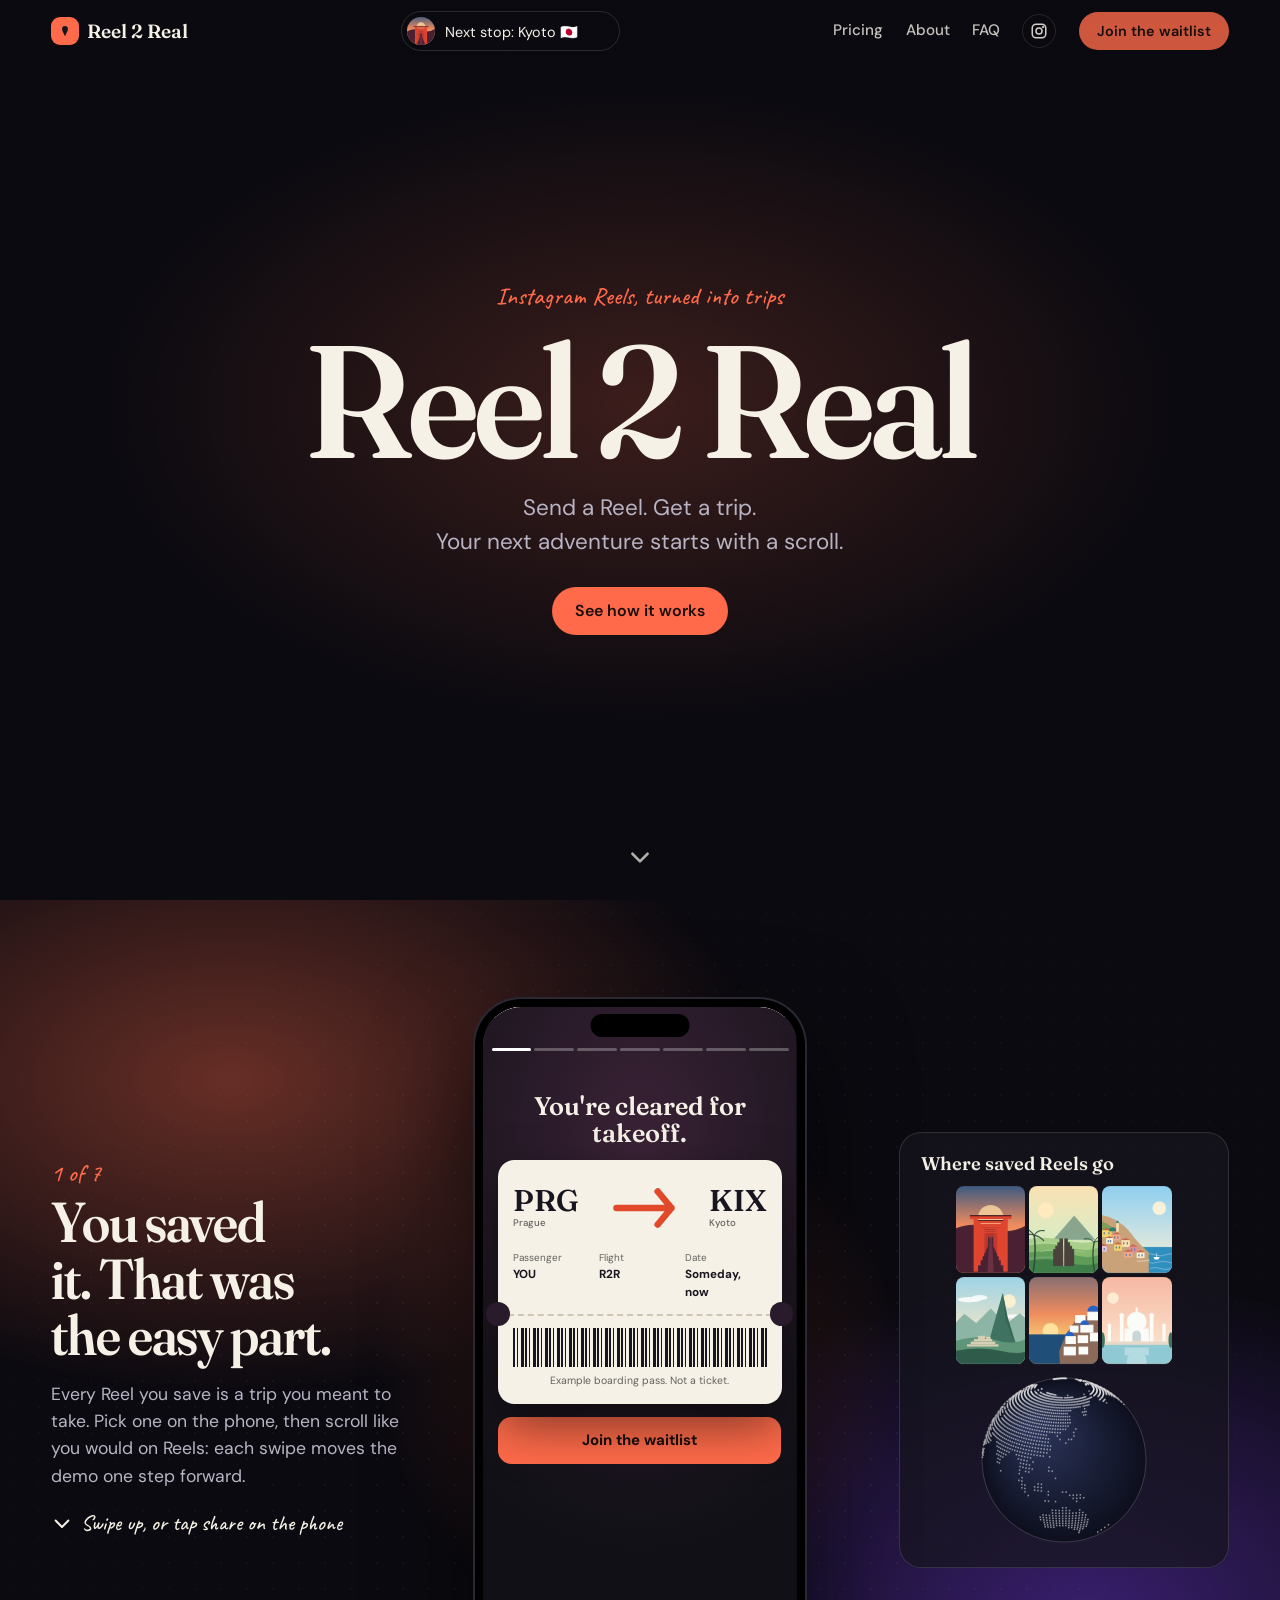
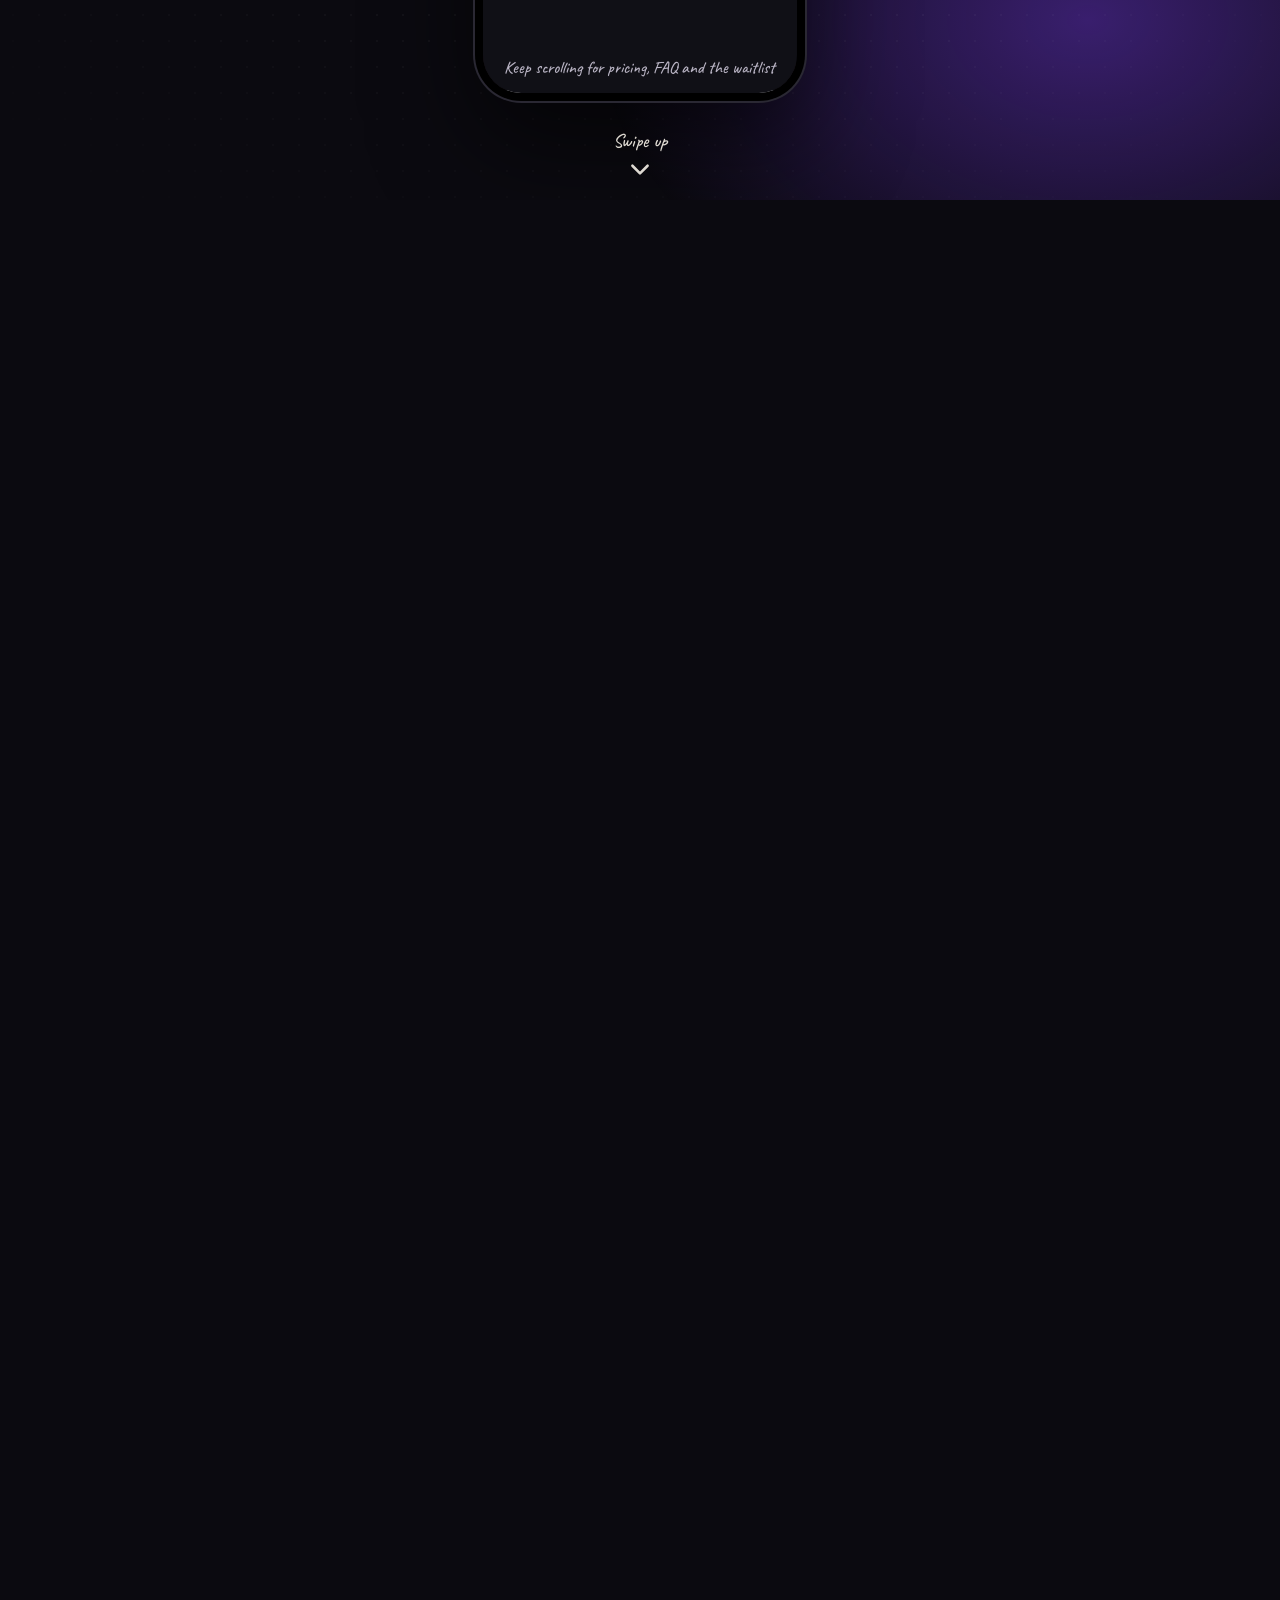
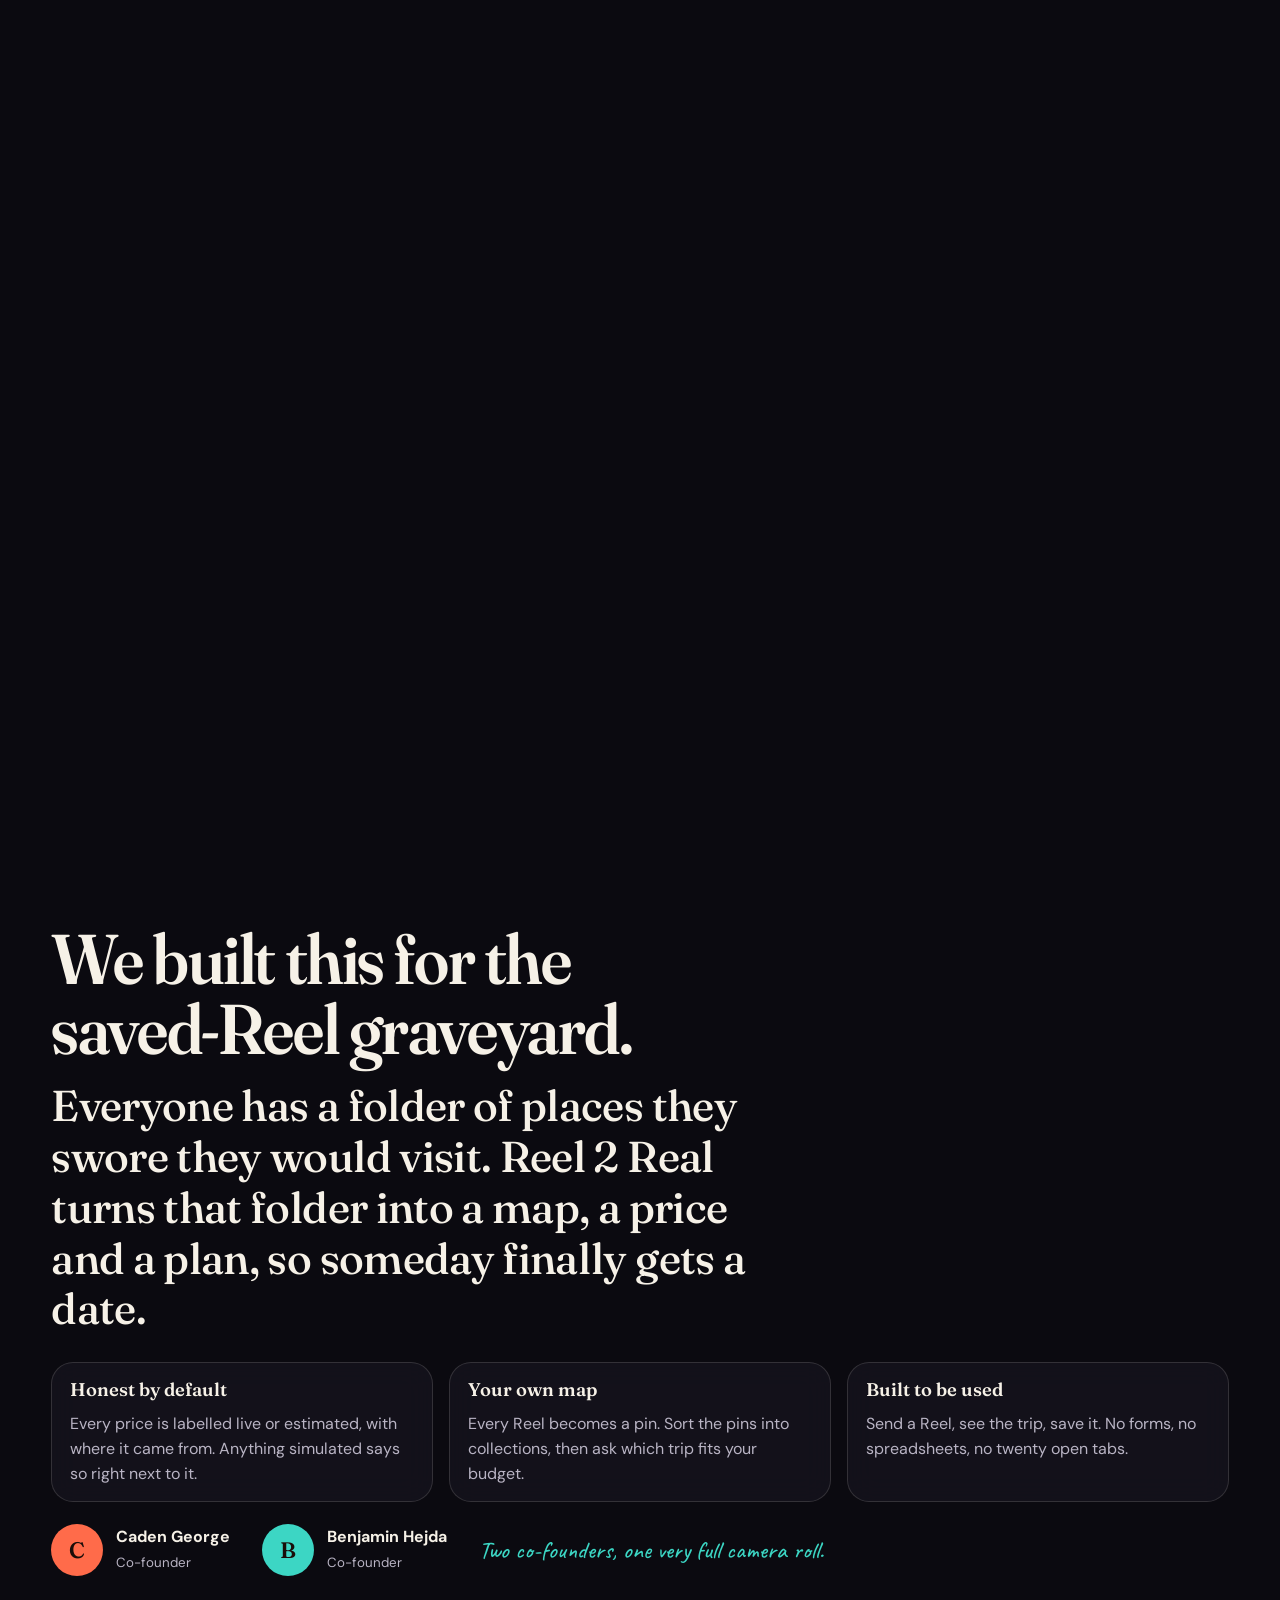
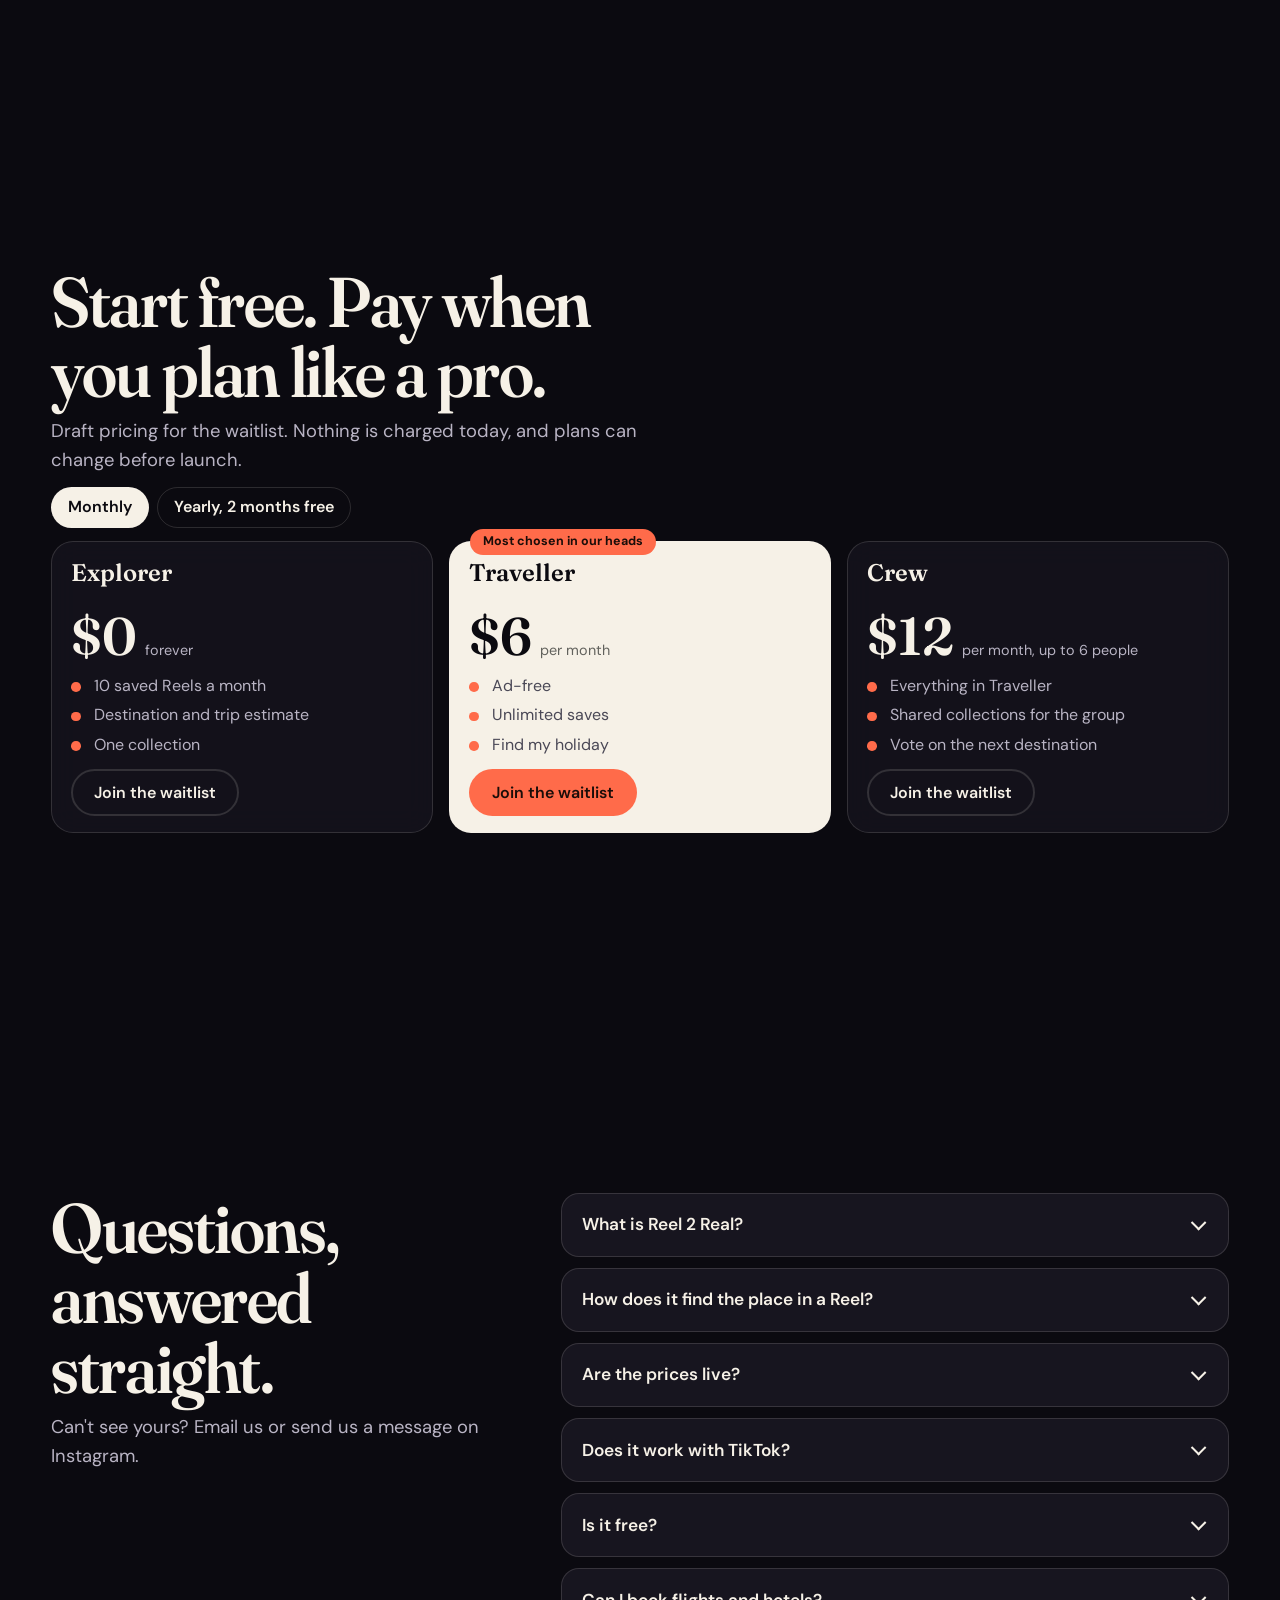
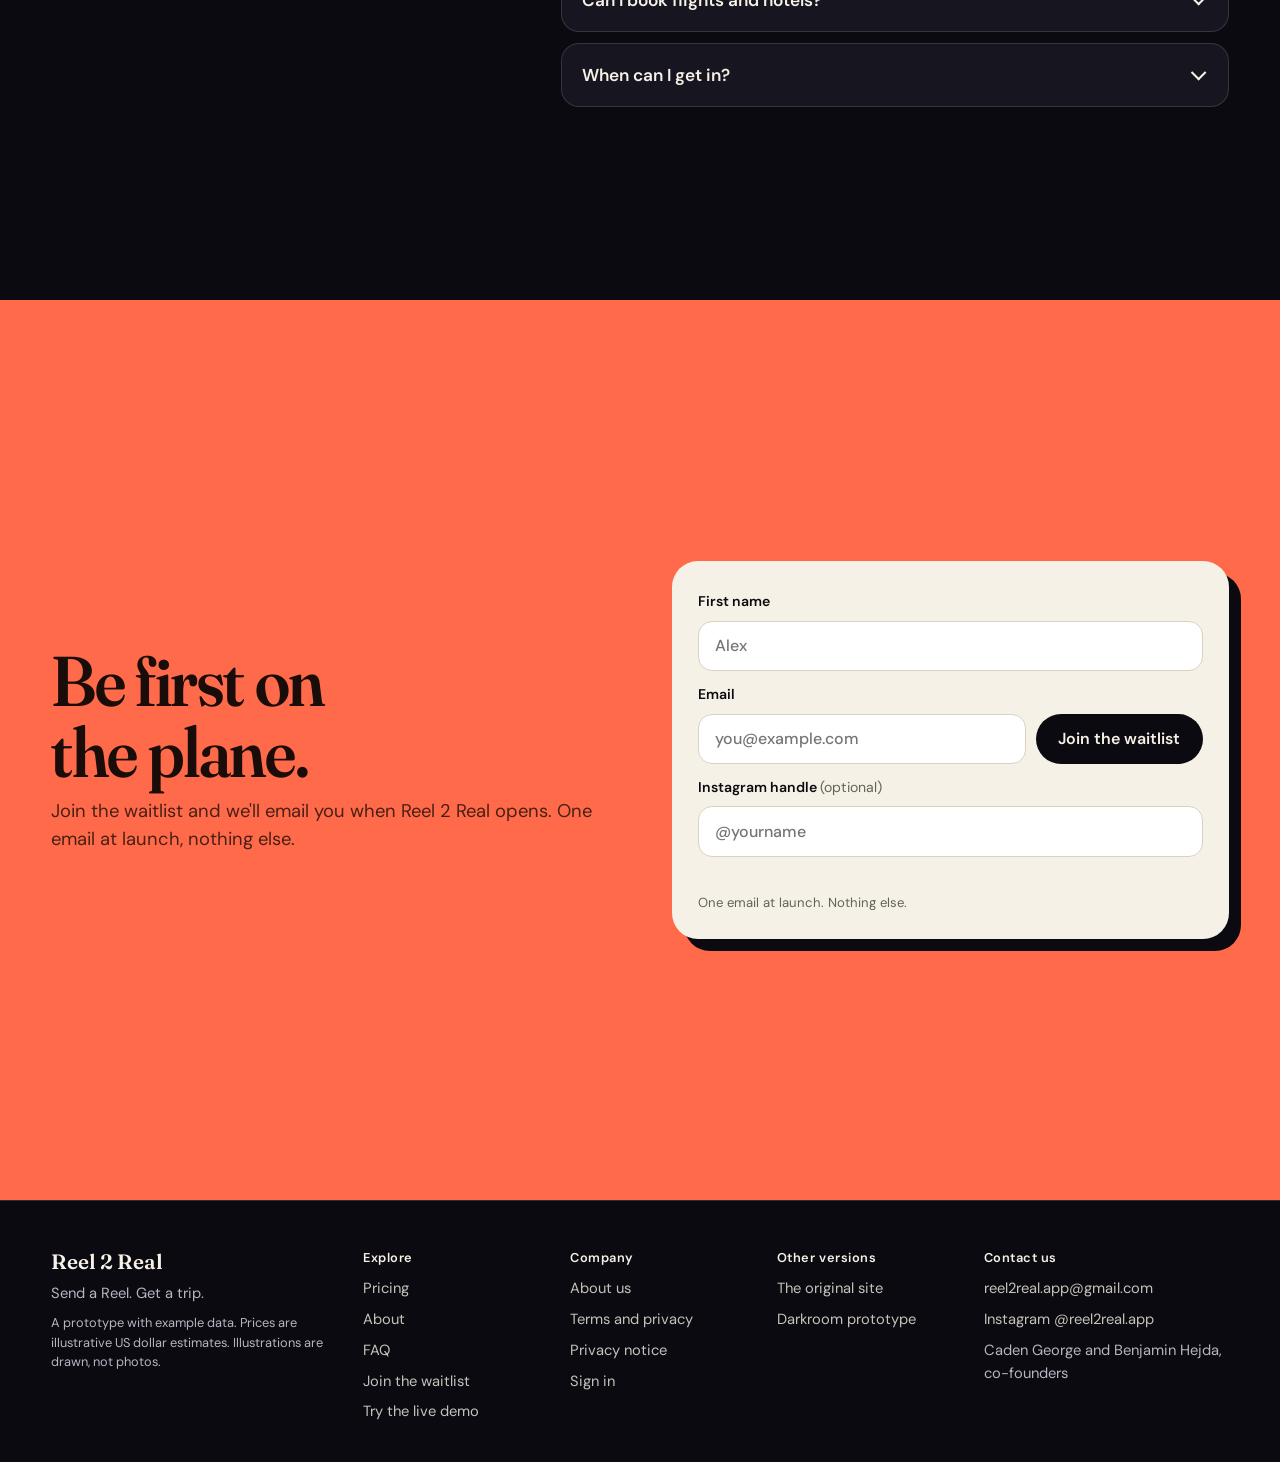
<file: index.html>
<!doctype html>
<html lang="en">
<head>
<meta charset="utf-8">
<meta name="viewport" content="width=device-width,initial-scale=1,viewport-fit=cover">
<title>Reel 2 Real: turn saved Instagram Reels into real trips</title>
<meta name="description" content="Share a saved Instagram Reel and Reel 2 Real finds the destination, prices the whole trip and pins it to your map. Join the waitlist.">
<meta name="robots" content="index,follow,max-image-preview:large,max-snippet:-1">
<link rel="canonical" href="https://www.reel2real.app/">
<link rel="icon" href="favicon.ico" sizes="48x48">
<link rel="icon" type="image/png" href="icons/icon-192.png" sizes="192x192">
<link rel="apple-touch-icon" href="icons/apple-touch-icon.png">
<link rel="manifest" href="site.webmanifest">
<meta property="og:type" content="website">
<meta property="og:site_name" content="Reel 2 Real">
<meta property="og:locale" content="en_US">
<meta property="og:title" content="Reel 2 Real: turn saved Instagram Reels into real trips">
<meta property="og:description" content="Share a saved Instagram Reel and Reel 2 Real finds the destination, prices the whole trip and pins it to your map. Join the waitlist.">
<meta property="og:url" content="https://www.reel2real.app/">
<meta property="og:image" content="https://www.reel2real.app/og.png">
<meta property="og:image:width" content="1200">
<meta property="og:image:height" content="630">
<meta property="og:image:alt" content="Reel 2 Real: send a Reel, get a trip.">
<meta name="twitter:card" content="summary_large_image">
<meta name="twitter:title" content="Reel 2 Real: turn saved Instagram Reels into real trips">
<meta name="twitter:description" content="Share a saved Instagram Reel and Reel 2 Real finds the destination, prices the whole trip and pins it to your map. Join the waitlist.">
<meta name="twitter:image" content="https://www.reel2real.app/og.png">
<meta name="twitter:image:alt" content="Reel 2 Real: send a Reel, get a trip.">
<script type="application/ld+json">{"@context":"https://schema.org","@graph":[{"@type":"Organization","@id":"https://www.reel2real.app/#org","name":"Reel 2 Real","alternateName":"Reel to Real","url":"https://www.reel2real.app/","logo":{"@type":"ImageObject","url":"https://www.reel2real.app/icons/icon-512.png","width":512,"height":512},"email":"reel2real.app@gmail.com","sameAs":["https://instagram.com/reel2real.app"],"founder":[{"@type":"Person","name":"Caden George"},{"@type":"Person","name":"Benjamin Hejda"}]},{"@type":"WebSite","@id":"https://www.reel2real.app/#website","url":"https://www.reel2real.app/","name":"Reel 2 Real","inLanguage":"en","publisher":{"@id":"https://www.reel2real.app/#org"}},{"@type":"WebPage","@id":"https://www.reel2real.app/#page","url":"https://www.reel2real.app/","name":"Reel 2 Real: turn saved Instagram Reels into real trips","description":"Share a saved Instagram Reel and Reel 2 Real finds the destination, prices the whole trip and pins it to your map. Join the waitlist.","isPartOf":{"@id":"https://www.reel2real.app/#website"},"about":{"@id":"https://www.reel2real.app/#org"},"primaryImageOfPage":"https://www.reel2real.app/og.png","inLanguage":"en"},{"@type":"FAQPage","@id":"https://www.reel2real.app/#faq","mainEntity":[{"@type":"Question","name":"What is Reel 2 Real?","acceptedAnswer":{"@type":"Answer","text":"An app that turns the Instagram Reels you save into destinations on a map, each with an estimated trip price. This website is a prototype that shows how it will feel."}},{"@type":"Question","name":"How does it find the place in a Reel?","acceptedAnswer":{"@type":"Answer","text":"Reel 2 Real reads the caption, tags and visuals of the Reel you share, then shows you its best guess and how sure it is."}},{"@type":"Question","name":"Are the prices live?","acceptedAnswer":{"@type":"Answer","text":"Each price says whether it is live or estimated, and where it was sourced from."}},{"@type":"Question","name":"Does it work with TikTok?","acceptedAnswer":{"@type":"Answer","text":"For now it works with Instagram. TikTok integration plans are coming in the future."}},{"@type":"Question","name":"Is it free?","acceptedAnswer":{"@type":"Answer","text":"Yes, there is a free plan available. The paid plan is ad-free and includes unlimited saves and Find my holiday."}},{"@type":"Question","name":"Can I book flights and hotels?","acceptedAnswer":{"@type":"Answer","text":"Not yet. You see the full cost of the trip today, and booking flights and hotels is an upcoming feature."}},{"@type":"Question","name":"When can I get in?","acceptedAnswer":{"@type":"Answer","text":"Launch is Tuesday, 10 November 2026. Waitlist members will hear from us first, and you can follow us on Instagram, @reel2real.app, for updates."}}]}]}</script>
<meta name="theme-color" content="#0B0A10">
<link rel="preconnect" href="https://fonts.googleapis.com"><link rel="preconnect" href="https://fonts.gstatic.com" crossorigin>
<link href="https://fonts.googleapis.com/css2?family=DM+Sans:opsz,wght@9..40,400;9..40,500;9..40,700&family=Fraunces:opsz,wght,SOFT@9..144,500;9..144,600;9..144,700,0..100&family=Caveat:wght@500;700&display=swap" rel="stylesheet">
<style>
@property --c1{syntax:'<color>';inherits:true;initial-value:#ff6b4a}
@property --c2{syntax:'<color>';inherits:true;initial-value:#6a3df0}
@property --c3{syntax:'<color>';inherits:true;initial-value:#0b0a10}
:root{--night:#0B0A10;--ink2:#17151F;--paper:#F6F1E7;--coral:#FF6B4A;--lagoon:#3CD6C4;--sand:#E9DFC9;--mute:#B9B4C4;--line:rgba(246,241,231,.14);
--disp:'Fraunces',Georgia,'Times New Roman',serif;--body:'DM Sans',system-ui,sans-serif;--hand:'Caveat','Segoe Script',cursive;--gut:clamp(1.1rem,4vw,3.5rem);
--ph:min(78svh,720px);--pw:calc(var(--ph)*.47);--ease:cubic-bezier(.7,0,.2,1);--spring:cubic-bezier(.3,1.5,.5,1)}
*,*::before,*::after{box-sizing:border-box;margin:0;padding:0}
html{-webkit-text-size-adjust:100%}
body{background:var(--night);color:var(--paper);font:400 1rem/1.55 var(--body);overflow-x:hidden}
:root{--c1:#ff6b4a}
body[data-s="0"] .step{color:#ff6b4a}body[data-s="1"] .step{color:#ff4f9a}body[data-s="2"] .step{color:#27c9b8}body[data-s="3"] .step{color:#ffb23e}body[data-s="4"] .step{color:#6fd37a}body[data-s="5"] .step{color:#4fa2ff}body[data-s="6"] .step{color:#ff6b4a}
button,input,select{font:inherit;color:inherit}
a{color:inherit}
:focus-visible{outline:3px solid var(--lagoon);outline-offset:3px;border-radius:6px}
[hidden]{display:none!important}
.sr{position:absolute;width:1px;height:1px;overflow:hidden;clip:rect(0 0 0 0)}
/* header */
.top{position:fixed;inset:0 0 auto 0;z-index:80;height:62px;display:flex;align-items:center;justify-content:space-between;padding:0 var(--gut);background:linear-gradient(rgba(11,10,16,.85),rgba(11,10,16,0));transition:transform 0.17s var(--ease)}
.top.away{transform:translateY(-110%)}
.wm{font:600 1.2rem var(--disp);text-decoration:none;display:flex;align-items:center;gap:.5rem}
.wm i{width:28px;height:28px;border-radius:9px;background:var(--coral);display:grid;place-items:center}
.top nav{display:flex;align-items:center;gap:1.4rem;font-weight:500;font-size:.95rem}
.top nav a{text-decoration:none;opacity:.8;transition:opacity 0.12s}.top nav a:hover{opacity:1}
.btn{display:inline-flex;align-items:center;justify-content:center;gap:.5rem;font:600 1rem var(--body);text-decoration:none;border:2px solid transparent;border-radius:999px;padding:.7rem 1.3rem;cursor:pointer;transition:transform 0.15s var(--spring),background 0.12s,color 0.12s;white-space:nowrap}
.btn:active{transform:scale(.96)}
.btn.coral{background:var(--coral);color:#1a0d09}.btn.coral:hover{transform:translateY(-2px) scale(1.03)}
.btn.line{border-color:var(--line);background:transparent}.btn.line:hover{background:var(--paper);color:var(--night)}
.btn.paper{background:var(--paper);color:var(--night)}
.btn.sm{padding:.5rem 1rem;font-size:.9rem}
/* story */
.story{position:relative;height:calc(var(--n)*100svh)}
.snaps div{position:absolute;left:0;width:100%;height:100svh;top:calc(var(--i)*100svh);pointer-events:none}
.stage{position:sticky;top:0;height:100svh;overflow:hidden;display:grid;grid-template-columns:minmax(0,1fr) auto minmax(0,1fr);align-items:center;gap:clamp(1rem,4vw,4.5rem);padding:0 var(--gut)}
.bg{position:absolute;inset:0;z-index:0;background:var(--night);contain:strict}
.bg i{position:absolute;inset:0;opacity:0;transition:opacity .6s var(--ease);will-change:opacity;background:radial-gradient(60% 50% at 18% 20%,color-mix(in srgb,var(--a) 38%,transparent),transparent 70%),radial-gradient(55% 55% at 85% 80%,color-mix(in srgb,var(--b) 42%,transparent),transparent 70%),radial-gradient(26% 38% at 50% 52%,color-mix(in srgb,var(--a) 24%,transparent),transparent 80%)}
.bg i:nth-child(1){--a:#ff6b4a;--b:#7a3cf0}.bg i:nth-child(2){--a:#ff4f9a;--b:#3a5bff}.bg i:nth-child(3){--a:#27c9b8;--b:#2b4bd6}.bg i:nth-child(4){--a:#ffb23e;--b:#ff5a3c}.bg i:nth-child(5){--a:#6fd37a;--b:#1c8fb0}.bg i:nth-child(6){--a:#4fa2ff;--b:#7a3cf0}.bg i:nth-child(7){--a:#ff6b4a;--b:#ffb23e}
body[data-s="0"] .bg i:nth-child(1),body[data-s="1"] .bg i:nth-child(2),body[data-s="2"] .bg i:nth-child(3),body[data-s="3"] .bg i:nth-child(4),body[data-s="4"] .bg i:nth-child(5),body[data-s="5"] .bg i:nth-child(6),body[data-s="6"] .bg i:nth-child(7){opacity:1}
.bg::after{content:"";position:absolute;inset:0;background-image:radial-gradient(rgba(255,255,255,.07) 1px,transparent 1.4px);background-size:26px 26px;mask-image:radial-gradient(70% 70% at 50% 50%,#000,transparent)}
@keyframes bob{to{translate:0 -14px}}
.ex,.side{position:relative;z-index:2;height:min(64svh,520px)}
.exi,.sdi{position:absolute;left:0;right:0;top:50%;opacity:0;transform:translateY(-50%);pointer-events:none;will-change:translate,opacity}
.exi[data-st="now"],.sdi[data-st="now"]{pointer-events:auto}
.step{font:500 1.5rem var(--hand);color:var(--c1);display:block;margin-bottom:.4rem}
.exi h2{font:600 clamp(2rem,4.4vw,4rem)/1 var(--disp);font-variation-settings:'opsz' 144,'SOFT' 40;letter-spacing:-.02em;text-wrap:balance;max-width:14ch}
.exi p{margin-top:1.1rem;color:var(--mute);font-size:1.1rem;max-width:36ch}
.exi .note{margin-top:1.2rem;display:inline-flex;align-items:center;gap:.5rem;font:500 1.35rem var(--hand);color:var(--paper)}
.exi .note svg{}
@keyframes nudge{50%{transform:translateY(6px)}}
.chip{display:inline-block;margin-top:1rem;font-size:.82rem;font-weight:600;padding:.3rem .8rem;border-radius:99px;border:1px dashed var(--line);color:var(--mute)}
.exi .row{display:flex;gap:.7rem;flex-wrap:wrap;margin-top:1.4rem}
.sdi{max-width:330px;margin-left:auto}
.card{background:rgba(23,21,31,.72);backdrop-filter:blur(14px);-webkit-backdrop-filter:blur(14px);border:1px solid var(--line);border-radius:22px;padding:1.2rem 1.3rem}
.card h3{font:600 1.15rem var(--disp);margin-bottom:.7rem}
.card small{color:var(--mute)}
.lib{display:grid;grid-template-columns:repeat(3,1fr);gap:4px;width:min(100%,216px);margin:0 auto .5rem}
.lib i{display:block;aspect-ratio:4/5;border-radius:8px;overflow:hidden;transition:transform .45s var(--ease),opacity .35s,filter .35s;transform-origin:50% 130%}
.lib i svg{width:100%;height:100%;display:block}
.lib i.gone{transform:translateY(120px) scale(.08);opacity:0;filter:blur(2px)}
.globe{display:block;width:176px;height:176px;margin:0 auto}
.big{font:600 3.2rem/1 var(--disp);display:block}
.reads li{list-style:none;display:flex;gap:.6rem;align-items:flex-start;padding:.5rem 0;border-top:1px solid var(--line);opacity:0;transform:translateX(14px);transition:opacity 0.31s,transform 0.31s var(--spring)}
.reads li:first-child{border-top:0}
.sdi[data-st="now"] .reads li{opacity:1;transform:none;transition-delay:calc(var(--i)*0.28s + 0.31s)}
.reads b{display:block;font-size:.9rem}.reads span{font-size:.85rem;color:var(--mute)}
.reads svg{flex:none;color:var(--lagoon);margin-top:.2rem}
.bar2{display:flex;height:16px;border-radius:99px;overflow:hidden;background:var(--line);margin:.4rem 0 .9rem}
.bar2 i{display:block;height:100%;transition:width 0.43s var(--ease)}
.leg{display:grid;gap:.35rem;font-size:.9rem}.leg div{display:flex;justify-content:space-between;gap:1rem}.leg span::before{content:"";display:inline-block;width:.7rem;height:.7rem;border-radius:50%;background:var(--c);margin-right:.5rem}
.tags{display:flex;flex-wrap:wrap;gap:.45rem}.tags span{font-size:.85rem;font-weight:600;padding:.35rem .8rem;border-radius:99px;background:rgba(255,255,255,.08);border:1px solid var(--line)}
.tags span b{color:var(--coral);margin-left:.3rem}
.fm{font:500 1.2rem/1.5 var(--hand);color:var(--paper)}
.styles{display:flex;flex-wrap:wrap;gap:.45rem}
/* phone */
.phonewrap{position:relative;z-index:3;display:grid;place-items:center}
.phone{--pf:calc(var(--pw)/22);position:relative;width:var(--pw);height:var(--ph);border-radius:calc(var(--pw)*.14);background:#000;padding:calc(var(--pw)*.025);box-shadow:0 0 0 2px #2a2833,0 40px 100px rgba(0,0,0,.6);font-size:var(--pf);transition:box-shadow 0.62s}
.screen{position:relative;width:100%;height:100%;border-radius:calc(var(--pw)*.115);overflow:hidden;overflow:clip;background:#101016;isolation:isolate}
.notch{position:absolute;z-index:30;top:calc(var(--pw)*.045);left:50%;width:30%;height:calc(var(--pw)*.07);border-radius:99px;background:#000;transform:translateX(-50%)}
.segs{position:absolute;z-index:29;left:5%;right:5%;top:calc(var(--pw)*.15);display:flex;gap:3px}
.segs button{flex:1;height:3px;border:0;border-radius:3px;background:rgba(255,255,255,.28);position:relative;overflow:hidden;cursor:pointer;padding:0}
.segs button::after{content:"";position:absolute;inset:0;background:#fff;transform:scaleX(var(--f,0));transform-origin:0 50%;transition:transform 0.31s}
.segs button[data-on="1"]{--f:1}
.segs button:focus-visible{outline-offset:4px}
.scr{position:absolute;inset:0;will-change:translate,scale,opacity;translate:0 100%}
.scr:not([data-st="now"]){pointer-events:none}
.art{position:absolute;inset:0;overflow:hidden}
.art svg{position:absolute;inset:0;width:100%;height:100%;animation:kb 16s ease-in-out infinite alternate}
@keyframes kb{from{transform:scale(1.04)}to{transform:scale(1.16) translate(-2%,-1.5%)}}
.shade{position:absolute;inset:0;background:linear-gradient(rgba(0,0,0,.45),transparent 22%,transparent 52%,rgba(0,0,0,.78))}
.rhead{position:absolute;top:calc(var(--pw)*.23);left:6%;font-weight:700;font-size:1.1em;text-shadow:0 1px 6px rgba(0,0,0,.6)}
.rhead small{display:block;font-weight:500;opacity:.8;font-size:.8em}
.rail{position:absolute;right:4%;bottom:15%;display:grid;gap:1.1em;justify-items:center;font-size:.8em;font-weight:600}
.rail button{background:none;border:0;color:#fff;display:grid;justify-items:center;gap:.2em;cursor:pointer;filter:drop-shadow(0 2px 6px rgba(0,0,0,.6));transition:transform 0.15s var(--spring)}
.rail button:hover{transform:scale(1.15)}
.rail svg{width:2.1em;height:2.1em;fill:none;stroke:currentColor;stroke-width:1.8;stroke-linecap:round;stroke-linejoin:round}
.rail .liked svg{fill:#ff3b5c;stroke:#ff3b5c;animation:beat 0.31s var(--spring)}
@keyframes beat{40%{transform:scale(1.5)}}
.rcap{position:absolute;left:6%;right:20%;bottom:6%;font-size:.95em;text-shadow:0 1px 6px rgba(0,0,0,.7)}
.rcap b{display:block}.rcap span{opacity:.9;font-size:.92em}
.rcap em{display:block;font-style:normal;font-size:.8em;opacity:.8;margin-top:.4em}
.rbar{position:absolute;left:0;right:0;bottom:0;height:3px;background:rgba(255,255,255,.25)}
.rbar i{display:block;height:100%;background:#fff;transform-origin:0 50%;animation:rb 8s linear infinite}
@keyframes rb{from{transform:scaleX(0)}to{transform:scaleX(1)}}
.hearts{position:absolute;inset:0;pointer-events:none}
.hearts i{position:absolute;font-style:normal;font-size:3em;animation:hf 0.62s ease-out forwards}
@keyframes hf{from{transform:translate(-50%,-50%) scale(.4);opacity:1}to{transform:translate(-50%,-200%) scale(1.3);opacity:0}}
.sheet{position:absolute;z-index:20;left:0;right:0;bottom:0;background:#1b1a23;border-radius:1.6em 1.6em 0 0;padding:.8em 1em 1.1em;transform:translateY(105%);transition:transform 0.43s var(--ease);box-shadow:0 -20px 50px rgba(0,0,0,.5)}
.sheet[data-open="1"]{transform:none}
.sheet .grab{width:2.6em;height:.28em;border-radius:9em;background:#555;margin:0 auto .8em}
.sheet .sht{font-size:1.05em;font-weight:700;text-align:center;margin:0 0 .7em}
.find{background:#2a2933;border-radius:.7em;padding:.5em .8em;color:#a6a4b2;font-size:.9em;margin-bottom:.9em}
.ppl{display:grid;grid-template-columns:repeat(4,1fr);gap:.5em;margin-bottom:.9em}
.ppl button{background:none;border:0;display:grid;gap:.35em;justify-items:center;font-size:.78em;cursor:pointer;position:relative}
.ppl .av{width:4em;height:4em;border-radius:50%;display:grid;place-items:center;font-weight:700;font-size:1.3em;border:3px solid transparent;transition:border-color 0.19s,transform 0.25s var(--spring)}
.ppl button[data-sel="1"] .av{border-color:var(--coral);transform:scale(1.08)}
.ppl button[data-sel="1"]::after{content:"✓";position:absolute;top:2.6em;left:50%;margin-left:.8em;width:1.8em;height:1.8em;border-radius:50%;background:var(--coral);color:#1a0d09;font-weight:800;display:grid;place-items:center;animation:pop 0.25s var(--spring)}
@keyframes pop{from{transform:scale(0)}}
.ppl .p3{background:var(--coral)}
.ppl .shake{animation:shake 0.25s}
@keyframes shake{25%{transform:translateX(-5px)}75%{transform:translateX(5px)}}
.send{width:100%;border:0;border-radius:.8em;padding:.8em;font-weight:700;font-size:1.02em;background:#3a3947;color:#9b99a8;cursor:pointer;transition:background 0.19s,color 0.19s,transform 0.15s var(--spring)}
.send[data-ready="1"]{background:var(--coral);color:#1a0d09}
.send:active{transform:scale(.97)}
.sent{position:absolute;z-index:25;left:50%;top:45%;transform:translate(-50%,-50%) scale(0);background:rgba(0,0,0,.7);backdrop-filter:blur(8px);border-radius:1.2em;padding:1em 1.4em;font-weight:700;text-align:center;transition:transform 0.25s var(--spring)}
.sent[data-on="1"]{transform:translate(-50%,-50%) scale(1)}
/* chat */
#s-chat{background:#0e0e14;display:flex;flex-direction:column;padding-top:calc(var(--pw)*.2)}
.chh{display:flex;align-items:center;gap:.7em;padding:.6em 1em;border-bottom:1px solid var(--line)}
.chh .av{width:2.6em;height:2.6em;border-radius:50%;background:var(--coral);display:grid;place-items:center}
.chh b{display:block;font-size:1em;line-height:1.2}.chh small{color:var(--mute);font-size:.8em}
.thread{flex:1;padding:1em;display:flex;flex-direction:column;gap:.55em;overflow:hidden;justify-content:flex-end}
.msg{max-width:82%;padding:.65em .9em;border-radius:1.2em;font-size:.95em;line-height:1.35;animation:msgin 0.31s var(--spring) both}
.msg.me{align-self:flex-end;background:#3b6df0;border-bottom-right-radius:.3em;padding:.3em}
.msg.them{align-self:flex-start;background:#25242e;border-bottom-left-radius:.3em}
.msg.me .thumb{width:11em;aspect-ratio:9/12;border-radius:.9em;overflow:hidden;position:relative}
.thumb svg{width:100%;height:100%;display:block}
.thumb::after{content:"▶";position:absolute;inset:0;display:grid;place-items:center;color:#fff;font-size:1.6em;text-shadow:0 2px 10px rgba(0,0,0,.6)}
@keyframes msgin{from{opacity:0;transform:translateY(14px) scale(.9)}}
.typing{align-self:flex-start;display:flex;gap:.3em;padding:.8em 1em;background:#25242e;border-radius:1.2em;animation:msgin 0.19s both}
.typing i{width:.5em;height:.5em;border-radius:50%;background:#9b99a8;animation:dt 1s infinite}.typing i:nth-child(2){animation-delay:0.09s}.typing i:nth-child(3){animation-delay:0.19s}
@keyframes dt{40%{transform:translateY(-.4em);opacity:.4}}
.msg b{display:block}.msg .conf{display:inline-block;margin-top:.4em;font-size:.8em;padding:.15em .6em;border-radius:99px;background:rgba(60,214,196,.18);color:var(--lagoon)}
.msg .go{margin-top:.6em;width:100%;border:0;border-radius:.8em;padding:.6em;font-weight:700;background:var(--coral);color:#1a0d09;cursor:pointer}
.inp{margin:.7em 1em 1em;border:1px solid var(--line);border-radius:99px;padding:.6em 1em;color:#7f7d8c;font-size:.9em}
/* card scene */
#s-card{background:#F6F1E7;color:#17151F;display:flex;flex-direction:column}
.chero{position:relative;height:34%;flex:none}
.chero .shade{background:linear-gradient(rgba(0,0,0,.35),transparent 30%,rgba(0,0,0,.55))}
.chero h3{position:absolute;left:6%;bottom:8%;color:#fff;font:600 1.8em/1.05 var(--disp);text-shadow:0 2px 10px rgba(0,0,0,.5)}
.cbody{padding:.8em 1em 1em;display:flex;flex-direction:column;gap:.55em;flex:1;min-height:0}
.crow{display:flex;align-items:center;justify-content:space-between;gap:.5em;font-size:.88em}
.crow select{background:#fff;border:1px solid #d9d2c1;border-radius:99px;padding:.25em .7em;font-weight:600;color:#17151F}
.seg{display:grid;grid-template-columns:repeat(3,1fr);background:#E9DFC9;border-radius:99px;padding:.2em}
.seg button{border:0;background:none;border-radius:99px;padding:.45em 0;font-weight:700;font-size:.85em;cursor:pointer;color:#17151F;transition:background 0.15s,color 0.15s}
.seg button[aria-pressed="true"]{background:#17151F;color:#fff}
.total{font:600 2.7em/1 var(--disp);color:#E04A2B;margin-top:.1em}
.total small{font:500 .3em var(--body);color:#62625D;margin-left:.4em}
.lines{display:grid;gap:.4em;font-size:.88em;margin-top:.1em}
.lines div{display:grid;grid-template-columns:5.6em 1fr auto;gap:.6em;align-items:center}
.lines i{height:.5em;border-radius:9em;background:#E9DFC9;position:relative;overflow:hidden}
.lines i::after{content:"";position:absolute;inset:0;background:var(--c);transform:scaleX(var(--w,0));transform-origin:0 50%;transition:transform 0.43s var(--ease)}
.lines b{font-variant-numeric:tabular-nums}
.pbtn{margin-top:auto;border:0;border-radius:.9em;padding:.8em;font-weight:700;font-size:1em;background:#17151F;color:#fff;cursor:pointer;display:flex;justify-content:center;gap:.5em;align-items:center;transition:background 0.12s,transform 0.15s var(--spring)}
.pbtn:hover{background:#E04A2B}.pbtn:active{transform:scale(.97)}
.estnote{font-size:.72em;color:#62625D;text-align:center}
/* map scene */
#s-map{background:#0f1117;padding-top:calc(var(--pw)*.22);display:flex;flex-direction:column;gap:.7em}
.mhead{padding:0 1em;display:flex;justify-content:space-between;align-items:baseline}
.mhead h3{font:600 1.5em var(--disp)}.mhead span{font-size:.85em;color:var(--mute)}
.mapbox{margin:0 .8em;border-radius:1em;background:#161a25;position:relative;overflow:hidden}
.mapbox svg{display:block;width:100%;height:auto}
.dot{fill:#3a4157}
.mp{transform-box:fill-box;transform-origin:50% 100%;transition:transform 0.31s var(--spring),opacity 0.19s}
.mp path,.mp circle:first-of-type{fill:var(--coral)}
.mp.new path,.mp.new circle:first-of-type{fill:#fff}
.mp.drop{animation:drop 0.5s var(--spring) both}
.mp.hide{opacity:.1;transform:scale(.4)}
@keyframes drop{from{transform:translateY(-12px) scale(0);opacity:0}}
.ripple{fill:none;stroke:#fff;stroke-width:.3;transform-box:fill-box;transform-origin:center;animation:rip 1.6s ease-out infinite}
@keyframes rip{from{transform:scale(.4);opacity:1}to{transform:scale(3.4);opacity:0}}
.arc{fill:none;stroke:var(--coral);stroke-width:.35;stroke-dasharray:1.2 1.2;opacity:.85}
.chips{display:flex;gap:.4em;padding:0 .8em;flex-wrap:wrap}
.chips button{border:1px solid var(--line);background:none;border-radius:99px;padding:.3em .8em;font-size:.82em;font-weight:600;cursor:pointer;transition:background 0.12s,color 0.12s}
.chips button[aria-pressed="true"]{background:var(--paper);color:var(--night)}
.plist{padding:0 .8em;display:grid;gap:.45em;overflow:hidden;flex:1;align-content:start}
.pr{display:grid;grid-template-columns:2.6em 1fr auto;gap:.7em;align-items:center;background:#1a1d28;border-radius:.9em;padding:.4em .6em;font-size:.9em;transition:opacity 0.19s,transform 0.25s var(--spring),max-height 0.25s}
.pr .th{width:2.6em;height:2.6em;border-radius:.6em;overflow:hidden}.pr .th svg{width:100%;height:100%;display:block}
.pr b{display:block;line-height:1.15}.pr small{color:var(--mute);font-size:.82em}
.pr.new{outline:2px solid var(--coral);animation:rowin 0.43s var(--spring) both}
.pr.gone{display:none}
@keyframes rowin{from{transform:translateY(-1em) scale(.9);opacity:0}}
.mfoot{padding:0 .8em .9em}
/* loop (bali) */
.toast2{position:absolute;z-index:26;left:6%;right:6%;top:calc(var(--pw)*.25);background:rgba(20,19,28,.92);border:1px solid var(--line);border-radius:1em;padding:.7em .9em;display:flex;gap:.7em;align-items:center;font-size:.92em;transform:translateY(-160%);transition:transform 0.37s var(--spring)}
.toast2[data-on="1"]{transform:none}
.toast2 .ok{width:2em;height:2em;border-radius:50%;background:var(--coral);color:#1a0d09;display:grid;place-items:center;flex:none;font-weight:800}
.toast2 b{display:block;line-height:1.2}.toast2 small{color:var(--mute)}
.cnt{position:absolute;z-index:26;right:6%;top:calc(var(--pw)*.42);background:rgba(0,0,0,.6);backdrop-filter:blur(6px);border-radius:99px;padding:.3em .9em;font-weight:700;font-size:.9em}
/* matcher */
#s-match{background:#F6F1E7;color:#17151F;padding:calc(var(--pw)*.24) 1em 1em;display:flex;flex-direction:column;gap:.7em}
#s-match h3{font:600 1.7em/1.05 var(--disp)}
.sl{display:grid;gap:.2em;font-size:.88em;font-weight:600}
.sl output{font:600 1.8em var(--disp);color:#E04A2B}
.sl input{accent-color:#E04A2B;width:100%}
.mres{position:relative;flex:1;min-height:0}
.mr{position:absolute;left:0;right:0;display:grid;grid-template-columns:2.8em 1fr auto;gap:.7em;align-items:center;background:#fff;border-radius:.9em;padding:.45em .7em;font-size:.9em;box-shadow:0 6px 16px rgba(23,21,31,.08);transition:transform 0.37s var(--ease),opacity 0.25s;height:3.9em}
.mr .th{width:2.8em;height:2.8em;border-radius:.6em;overflow:hidden}.mr .th svg{width:100%;height:100%;display:block}
.mr b{display:block;line-height:1.15}.mr small{color:#62625D;font-size:.82em}
.mr .pc{font:700 1.15em var(--disp);color:#17151F;text-align:right}
.mr .pc small{display:block;font:500 .7em var(--body)}
.mr.top{outline:2px solid #E04A2B}
.mr.out{opacity:.45}
.mbar{position:absolute;left:3.5em;right:5em;bottom:.35em;height:3px;border-radius:3px;background:#eee}.mbar i{display:block;height:100%;border-radius:3px;background:#E04A2B;transition:width 0.37s var(--ease)}
/* reel 2 real */
#s-r2r{background:#17151F;padding:calc(var(--pw)*.24) 1em 1em;display:flex;flex-direction:column;gap:.8em}
#s-r2r h3{font:600 1.7em/1.05 var(--disp)}
#s-r2r h3 em{font:500 .8em var(--hand);color:var(--coral);display:block;font-style:normal}
.ba{--x:50%;position:relative;flex:1;min-height:0;border-radius:1.1em;overflow:hidden;touch-action:pan-y;cursor:ew-resize;user-select:none;-webkit-user-select:none}
.bas{position:absolute;inset:0}.bas svg{width:100%;height:100%;display:block}
.bas.real{clip-path:inset(0 calc(100% - var(--x)) 0 0);z-index:2;filter:saturate(.75) brightness(1.08)}
.bas.real::after{content:"";position:absolute;inset:0;background:repeating-radial-gradient(circle at 30% 20%,rgba(255,255,255,.07) 0 1px,transparent 1px 3px)}
.bat{position:absolute;top:.6em;z-index:3;background:var(--paper);color:var(--night);font-size:.75em;font-weight:700;padding:.15em .7em;border-radius:99px}
.bat.l{left:.6em}.bat.r{right:.6em}
.bah{position:absolute;z-index:5;top:0;bottom:0;left:var(--x);width:3px;margin-left:-1.5px;background:var(--paper)}
.bah span{position:absolute;top:50%;left:50%;transform:translate(-50%,-50%);width:3em;height:3em;border-radius:50%;background:var(--coral);color:#1a0d09;display:grid;place-items:center;font-weight:800;box-shadow:0 6px 18px rgba(0,0,0,.4)}
.bacap{position:absolute;z-index:4;left:.8em;bottom:.7em;font:700 1.4em var(--hand);color:#fff;text-shadow:0 2px 8px rgba(0,0,0,.6)}
.r2rrow{display:flex;gap:.5em}.r2rrow .pbtn{margin:0;flex:1;font-size:.9em;padding:.7em .4em;text-decoration:none}
.pbtn.coral{background:var(--coral);color:#1a0d09}.pbtn.ghost{background:transparent;border:1px solid var(--line);color:var(--paper)}
/* boarding pass */
#s-go{background:radial-gradient(90% 60% at 50% 20%,#3a2236,#101016);padding:calc(var(--pw)*.26) 1em 1em;display:flex;flex-direction:column;gap:.9em;align-items:center}
#s-go h3{font:600 1.7em/1.05 var(--disp);text-align:center}
.ticket{--tx:0deg;--ty:0deg;width:100%;background:var(--paper);color:#17151F;border-radius:1.1em;position:relative;transform:perspective(60em) rotateX(var(--ty)) rotateY(var(--tx));transition:transform 0.12s;box-shadow:0 22px 50px rgba(0,0,0,.5);animation:tin 0.62s var(--spring) both}
@keyframes tin{from{transform:translateY(60%) rotate(-8deg) scale(.8);opacity:0}}
.tk1{padding:1em 1em .8em;display:grid;gap:.6em}
.route{display:flex;justify-content:space-between;align-items:center;font:600 2em/1 var(--disp)}
.route small{display:block;font:500 .32em var(--body);color:#62625D}
.route svg{width:2.2em;color:#E04A2B;animation:fly 2.2s ease-in-out infinite}
@keyframes fly{50%{transform:translateX(.5em)}}
.meta{display:grid;grid-template-columns:repeat(3,1fr);gap:.4em;font-size:.78em}.meta small{display:block;color:#62625D;font-size:.85em}.meta b{display:block}
.tear{border-top:2px dashed #cfc7b4;position:relative}
.tear::before,.tear::after{content:"";position:absolute;top:-.9em;width:1.6em;height:1.6em;border-radius:50%;background:#2a1b2c}.tear::before{left:-.8em}.tear::after{right:-.8em}
.tk2{padding:.8em 1em 1em;display:grid;gap:.4em;justify-items:center}
.bc{width:100%;height:2.6em;background:repeating-linear-gradient(90deg,#17151F 0 2px,transparent 2px 4px,#17151F 4px 5px,transparent 5px 8px,#17151F 8px 11px,transparent 11px 12px)}
.tk2 small{font-size:.7em;color:#62625D}
.gobtns{display:grid;gap:.5em;width:100%}.gobtns .pbtn{margin:0;text-decoration:none}
/* cue */
.cue{position:absolute;z-index:6;left:50%;bottom:1.1rem;transform:translateX(-50%);display:flex;flex-direction:column;align-items:center;gap:.2rem;background:none;border:0;color:var(--paper);font:500 1.2rem var(--hand);cursor:pointer;opacity:.9;transition:opacity 0.25s}
.cue svg{}
.cue[data-hide="1"]{opacity:0;pointer-events:none}
/* tail */
.tail{position:relative;z-index:2;background:var(--night)}
.sec{min-height:100svh;display:flex;flex-direction:column;justify-content:center;padding:clamp(1.6rem,4.5svh,4rem) var(--gut);max-width:1280px;margin:0 auto}
.sec h2{font:600 clamp(2.2rem,5.5vw,4.6rem)/1 var(--disp);font-variation-settings:'opsz' 144,'SOFT' 40;letter-spacing:-.02em;text-wrap:balance;max-width:16ch}
.sec .lead{color:var(--mute);font-size:1.15rem;max-width:50ch;margin-top:1rem}
.manifest{font:500 clamp(1.7rem,4vw,3.3rem)/1.18 var(--disp);letter-spacing:-.015em;max-width:26ch;margin-top:1.5rem}
.manifest span{opacity:.45;transition:opacity 0.15s}.manifest span.lit{opacity:1}
.vals{display:grid;grid-template-columns:repeat(3,minmax(0,1fr));gap:1rem;margin-top:clamp(.8rem,3svh,2.4rem)}
.team{display:flex;flex-wrap:wrap;gap:1rem 2rem;align-items:center;margin-top:2.4rem}
.tm{display:flex;align-items:center;gap:.8rem}.tm .av{width:52px;height:52px;border-radius:50%;background:var(--coral);color:#1a0d09;display:grid;place-items:center;font:600 1.4rem var(--disp)}.tm .av.l{background:var(--lagoon)}
.tm b{display:block}.tm small{color:var(--mute)}.hand{font:500 1.5rem var(--hand);color:var(--lagoon)}
.billing{display:flex;gap:.5rem;margin:1.8rem 0 1.6rem;flex-wrap:wrap}
.billing button{border:1px solid var(--line);background:none;border-radius:99px;padding:.45rem 1rem;font-weight:600;cursor:pointer}.billing button[aria-pressed="true"]{background:var(--paper);color:var(--night)}
.plans{display:grid;grid-template-columns:repeat(3,minmax(0,1fr));gap:1rem}
.plan{position:relative;display:flex;flex-direction:column;gap:1rem;transition:transform 0.19s var(--spring)}
.plan:hover{transform:translateY(-6px)}
.plan.best{background:var(--paper);color:var(--night)}.plan.best li{color:#4a4856}
.plan h3{font:600 1.5rem var(--disp)}
.price{display:flex;align-items:baseline;gap:.5rem}.price b{font:600 3.3rem/1 var(--disp)}.price span{font-size:.9rem;color:var(--mute)}.plan.best .price span{color:#62625D}
.plan ul{list-style:none;display:grid;gap:.55rem;flex:1}.plan li{padding-left:1.4rem;position:relative;color:var(--mute)}.plan li::before{content:"";position:absolute;left:0;top:.55em;width:.6rem;height:.6rem;border-radius:50%;background:var(--coral)}
.pill{position:absolute;top:-.8rem;left:1.3rem;background:var(--coral);color:#1a0d09;font-size:.78rem;font-weight:700;padding:.2rem .8rem;border-radius:99px}
.plan .btn{align-self:flex-start}
.faqw{display:grid;grid-template-columns:minmax(0,.8fr) minmax(0,1.2fr);gap:clamp(1.5rem,5vw,4rem);align-items:start}
.faqh{position:sticky;top:5rem}
.faql{display:grid;gap:.7rem}
.faql details{background:var(--ink2);border:1px solid var(--line);border-radius:18px;padding:0 1.3rem}
.faql summary{list-style:none;cursor:pointer;padding:1.1rem 2rem 1.1rem 0;font-weight:600;font-size:1.08rem;position:relative}
.faql summary::-webkit-details-marker{display:none}
.faql summary::after{content:"";position:absolute;right:.2rem;top:50%;width:.7rem;height:.7rem;border-right:2.5px solid var(--paper);border-bottom:2.5px solid var(--paper);transform:translateY(-70%) rotate(45deg);transition:transform 0.19s}
.faql details[open] summary::after{transform:translateY(-30%) rotate(-135deg)}
.faql details p{color:var(--mute);padding-bottom:1.2rem;max-width:60ch;animation:fq 0.22s both}
@keyframes fq{from{opacity:0;transform:translateY(-6px)}}
.wl{background:var(--coral);color:#1a0d09;max-width:none}
.wlin{max-width:1280px;margin:0 auto;display:grid;grid-template-columns:minmax(0,1fr) minmax(0,1fr);gap:clamp(1.5rem,5vw,4rem);align-items:center}
.wl h2{font-size:clamp(2.6rem,7vw,6rem);max-width:10ch}.wl .lead{color:#4a1f14}
.wlf{background:var(--paper);border-radius:26px;padding:1.6rem;box-shadow:12px 12px 0 var(--night);display:grid;gap:.5rem;color:var(--night)}
.wlf label{font-weight:600;font-size:.88rem;margin-top:.3rem}
.wlrow{display:flex;gap:.6rem;flex-wrap:wrap}.wlrow input{flex:1 1 200px;min-width:0}
.wlf input,.wlf select{font:500 1rem var(--body);padding:.85rem 1rem;border-radius:14px;border:1.5px solid #d9d2c1;background:#fff;color:var(--night)}
.wlf .btn{background:var(--night);color:var(--paper)}.wlf .btn:hover{background:var(--coral);color:var(--night)}
.wlerr{color:#B3261E;font-weight:600;min-height:1.3em}.wlnote{font-size:.82rem;color:#62625D}
.wlok{background:var(--paper);color:var(--night);border-radius:26px;padding:2rem;box-shadow:12px 12px 0 var(--night);text-align:center;display:grid;justify-items:center;gap:.8rem}
.wlok h3{font:600 2.2rem var(--disp)}.wlok p{color:#62625D}
.wlok .t{width:64px;height:64px;border-radius:50%;background:var(--coral);display:grid;place-items:center;animation:pop 0.37s var(--spring)}
.foot{padding:3rem var(--gut) 2.4rem;color:var(--mute);font-size:.92rem;display:grid;grid-template-columns:1.6fr 1fr 1fr 1fr 1.4fr;gap:2rem;max-width:1280px;margin:0 auto;border-top:1px solid var(--line)}
.fcol{display:flex;flex-direction:column;gap:.5rem;align-items:flex-start}.fcol h2{margin:0;font:600 .8rem var(--body,inherit);letter-spacing:.04em;color:var(--paper);margin-bottom:.2rem}.fbrand b{color:var(--paper);font:600 1.3rem var(--disp)}.fbrand small{font-size:.8rem;max-width:34ch}.fcol a{color:var(--paper);opacity:.8;text-decoration:none}.fcol a:hover{opacity:1;text-decoration:underline}
@media (max-width:760px){.foot{grid-template-columns:1fr 1fr}.fbrand{grid-column:1/-1}}
[data-rv]{opacity:0;transform:translateY(26px);transition:opacity 0.43s var(--ease),transform 0.43s var(--ease);transition-delay:calc(var(--d,0)*90ms)}[data-rv].in{opacity:1;transform:none}
/* mobile */
@media (max-width:899px){
  :root{--ph:min(calc(100svh - 224px),680px)}
  .stage{display:block;padding:0}
  .phonewrap{position:absolute;left:0;right:0;top:48px;height:var(--ph);display:grid;place-items:center}
  .ex{position:absolute;left:0;right:0;bottom:0;height:128px;padding:0 var(--gut)}
  .side,.exi .row,.exi .chip{display:none}
  .exi{top:0;transform:none}
  .exi h2{font-size:1.45rem;max-width:none}.exi p{font-size:.9rem;margin-top:.35rem;max-width:none;display:-webkit-box;-webkit-line-clamp:2;-webkit-box-orient:vertical;overflow:hidden}
  .exi .note{display:none}.step{font-size:1.1rem;margin-bottom:0}
  .cue{bottom:auto;top:calc(48px + var(--ph) + 8px);left:auto;right:1rem;transform:none;font-size:1rem;flex-direction:row;align-items:center;gap:.3rem;height:32px}.cue svg{width:20px;height:20px}
  .top nav a:not(.btn){display:none}
  .vals,.plans{grid-template-columns:1fr}.faqw,.wlin{grid-template-columns:1fr}.faqh{position:static}
}
@media (max-height:640px) and (min-width:900px){:root{--ph:min(84svh,720px)}}
@media (prefers-reduced-motion:reduce){*,*::before,*::after{animation-duration:.01ms!important;animation-iteration-count:1!important;transition-duration:.01ms!important}[data-rv]{opacity:1;transform:none}.manifest span{opacity:1}}
.more{font:500 1.15em var(--hand);color:var(--mute);text-align:center;margin-top:auto;}
.rtabs{position:absolute;z-index:6;top:calc(var(--pw)*.37);left:6%;display:flex;gap:.4em}
.rtabs button{border:1px solid rgba(255,255,255,.45);background:rgba(0,0,0,.25);backdrop-filter:blur(6px);border-radius:99px;padding:.25em .8em;font-size:.85em;font-weight:600;color:#fff;cursor:pointer;transition:background 0.15s,color 0.15s,transform 0.15s var(--spring)}
.rtabs button[aria-selected="true"]{background:#fff;color:#111}
.rtabs button:active{transform:scale(.94)}
.art.swap svg{animation:kb 16s ease-in-out infinite alternate,swp .6s var(--ease)}
@keyframes swp{from{transform:translateY(14%);opacity:0}}
.tap{position:absolute;z-index:60;width:46px;height:46px;margin:-23px 0 0 -23px;border-radius:50%;border:2px solid #fff;background:rgba(255,255,255,.3);pointer-events:none;animation:tapc .5s ease-out forwards}
@keyframes tapc{0%{transform:scale(.3);opacity:0}30%{transform:scale(.75);opacity:1}100%{transform:scale(1.6);opacity:0}}
.pressed{transform:scale(.93);filter:brightness(1.15);transition:transform 0.06s,filter 0.06s}
/* paging: wheel and keys are handled in JS on desktop. Phones swipe sideways through the steps (body.hz) or scroll freely (vertical view); nothing is snapped by the browser */
.modebtn{display:none;position:absolute;z-index:6;left:1rem;top:calc(48px + var(--ph) + 8px);height:32px;padding:0 .85rem;border-radius:99px;border:1px solid var(--line);background:rgba(23,21,31,.55);color:var(--paper);font:500 .8rem var(--body,inherit);cursor:pointer;backdrop-filter:blur(6px)}
body.ph .modebtn{display:block}
body.hz .story{height:100svh}
body.hz .snaps{display:none}
body.hz .stage{touch-action:pan-y}
body.hz .cue svg{transform:rotate(-90deg)}body.hz .cue[data-d="down"] svg{transform:none}
input[type=range]{touch-action:none}
/* one screen per section on desktop: sizes follow the screen height */
@media (min-width:761px){
  .sec h2{font-size:clamp(2rem,min(5.5vw,8.5svh),4.6rem)}
  .sec .lead{margin-top:.6rem}
  .manifest{font-size:clamp(1.4rem,min(3.4vw,4.8svh),2.8rem);margin-top:1rem}
  .vals .card{padding:.9rem 1.1rem}
  .team{margin-top:1.4rem}
  .plan{gap:.7rem;padding:1rem 1.2rem}
  .price b{font-size:clamp(2.4rem,6svh,3.3rem)}
  .plan ul{gap:.3rem}
  .billing{margin:.8rem 0}
}
.wlf .opt{font-weight:400;color:#62625D}
.hp{position:absolute;left:-9999px;width:1px;height:1px;opacity:0}
/* intro: one screen that says what this is before the demo starts */
.intro{position:relative;z-index:3;min-height:100svh;display:grid;place-items:center;text-align:center;padding:5rem var(--gut) 4rem;background:radial-gradient(60% 50% at 50% 45%,rgba(255,107,74,.2),transparent 70%),var(--night)}
.intro-in{display:grid;gap:1.1rem;justify-items:center}
.intro-k{font:500 1.5rem var(--hand);color:var(--c1)}
.intro h1{font:600 clamp(3.4rem,13vw,10rem)/.9 var(--disp);font-variation-settings:'opsz' 144,'SOFT' 40;letter-spacing:-.03em}
.intro-l{color:var(--mute);font-size:clamp(1.05rem,2vw,1.4rem);max-width:30ch}
.intro-go{margin-top:.6rem}
.intro-cue{position:absolute;left:50%;bottom:1.4rem;transform:translateX(-50%);background:none;border:0;color:var(--paper);opacity:.7;cursor:pointer}
.lib i.in{animation:libin .55s var(--ease) both}@keyframes libin{from{transform:translateY(-130%);opacity:0}}
/* header: a rotating destination, so the bar is not empty */
.top{gap:1rem}
.hticker{display:flex;align-items:center;gap:.6rem;margin-inline:auto;padding:.3rem .9rem .3rem .3rem;border:1px solid var(--line);border-radius:99px;font-size:.9rem;color:var(--mute);white-space:nowrap}
.hth{width:28px;height:28px;border-radius:50%;overflow:hidden;display:block;flex:none;background:#222}.hth svg{width:100%;height:100%;display:block}
.htw{display:block;height:1.35em;overflow:hidden;min-width:16ch}.htt{display:block;transition:transform .5s var(--ease),opacity .5s;color:var(--paper)}
.htt.out{transform:translateY(-100%);opacity:0}.htt.pre{transform:translateY(100%);opacity:0;transition:none}
.top nav .hig{display:grid;place-items:center;width:34px;height:34px;border-radius:50%;border:1px solid var(--line);opacity:.85}.top nav .hig:hover{opacity:1;border-color:var(--paper)}
@media (max-width:900px){.hticker{display:none}}
/* countdown card */
.cd{display:grid;gap:1rem;justify-items:start}
.cdn{display:grid;grid-template-columns:repeat(4,auto);gap:.8rem}
.cdn div{display:grid;justify-items:center;min-width:3.2rem}.cdn b{font:600 clamp(1.8rem,3vw,2.6rem)/1 var(--disp);font-variant-numeric:tabular-nums}.cdn span{font-size:.78rem;color:var(--mute)}
/* announcement set from /admin (config/announcement); hidden unless the console has switched it on */
.announce{position:fixed;left:50%;bottom:14px;transform:translateX(-50%);z-index:60;display:flex;gap:.7rem;align-items:center;max-width:min(92vw,34rem);padding:.6rem .6rem .6rem 1rem;border-radius:99px;background:rgba(23,21,31,.92);border:1px solid var(--line);color:var(--paper);font-size:.9rem;line-height:1.3;backdrop-filter:blur(8px)}
.announce[hidden]{display:none}
.announce button{flex:none;width:28px;height:28px;border-radius:50%;border:0;background:rgba(246,241,231,.12);color:var(--paper);cursor:pointer}
/* handwritten note on the sign-up box, shown to people who arrived via the #waitlist link or have just joined */
.wlbox{position:relative}
.wlhint{position:absolute;z-index:2;right:-3.2rem;top:calc(100% + 1.4rem);display:flex;align-items:flex-start;gap:.15rem;color:var(--night);font:700 1.75rem/1 var(--hand);text-decoration:none;rotate:-6deg;transform-origin:70% 0;animation:wlpop .55s cubic-bezier(.3,1.6,.5,1) both,wlwig 4.2s 1.4s ease-in-out infinite}
.wlhint[hidden]{display:none}
.wlnt{text-align:left;padding:0 .1rem}
.wlna{flex:none;margin-top:-.6rem;scale:-1 1}
.wlhint:hover .wlnt{text-decoration:underline;text-decoration-thickness:2px;text-underline-offset:4px}
.wlhint:focus-visible{outline:2px solid var(--night);outline-offset:4px;border-radius:14px}
@keyframes wlpop{from{opacity:0;scale:.4}to{opacity:1;scale:1}}
@keyframes wlwig{0%,82%,100%{rotate:-6deg}86%{rotate:-1deg}90%{rotate:-10deg}94%{rotate:-4deg}}
@media (min-width:900px) and (max-width:1359px){.wlhint{right:-1rem}}
@media (max-width:899px){.wlbox{margin-bottom:5rem}.wlhint{right:-.6rem;font-size:1.55rem}}
@media (prefers-reduced-motion:reduce){.wlhint{animation:none}}
</style>
</head>
<body data-s="0">
<svg width="0" height="0" style="position:absolute" aria-hidden="true">
  <defs>
    <linearGradient id="sky" x1="0" y1="0" x2="0" y2="1"><stop offset="0" stop-color="#3D5A80"/><stop offset=".45" stop-color="#EE8C5E"/><stop offset=".62" stop-color="#F7C873"/></linearGradient>
    <symbol id="santorini" viewBox="0 0 90 160" preserveAspectRatio="xMidYMid slice">
      <rect width="90" height="160" fill="url(#sky)"/>
      <circle cx="30" cy="92" r="9" fill="#FFE2A0"/>
      <rect y="96" width="90" height="64" fill="#1F4E79"/>
      <path d="M90 70 L60 78 L48 95 L40 115 L42 160 L90 160Z" fill="#8C6A5A"/>
      <g fill="#FBFBF8"><rect x="58" y="74" width="12" height="9"/><rect x="72" y="70" width="14" height="10"/><rect x="52" y="86" width="10" height="8"/><rect x="64" y="85" width="15" height="9"/><rect x="47" y="98" width="12" height="9"/><rect x="61" y="97" width="12" height="9"/><rect x="75" y="94" width="13" height="10"/><rect x="45" y="110" width="14" height="10"/><rect x="62" y="110" width="11" height="9"/></g>
      <g fill="#2563C9"><path d="M72 70a7 7 0 0 1 14 0z"/><path d="M64 85a5 5 0 0 1 10 0z"/><path d="M47 98a5 5 0 0 1 10 0z"/></g>
    </symbol>
    <symbol id="i-heart" viewBox="0 0 24 24"><path d="M20.8 4.6a5.5 5.5 0 0 0-7.8 0L12 5.7l-1-1.1a5.5 5.5 0 0 0-7.8 7.8l1 1L12 21l7.8-7.6 1-1a5.5 5.5 0 0 0 0-7.8z"/></symbol>
    <symbol id="i-chat" viewBox="0 0 24 24"><path d="M21 11.5a8.4 8.4 0 0 1-12.4 7.4L3 21l2-5.4A8.4 8.4 0 1 1 21 11.5z"/></symbol>
    <symbol id="i-send" viewBox="0 0 24 24"><path d="M22 2 11 13M22 2l-7 20-4-9-9-4z"/></symbol>
    <symbol id="i-left" viewBox="0 0 24 24"><path d="m15 5-7 7 7 7"/></symbol>
    <symbol id="i-right" viewBox="0 0 24 24"><path d="m9 5 7 7-7 7"/></symbol>
    <symbol id="i-up" viewBox="0 0 24 24"><path d="m5 15 7-7 7 7"/></symbol>
    <symbol id="i-down" viewBox="0 0 24 24"><path d="m5 9 7 7 7-7"/></symbol>
    <symbol id="i-pin" viewBox="0 0 24 24"><path d="M12 21s7-6.2 7-11.5A7 7 0 0 0 5 9.5C5 14.8 12 21 12 21z"/><circle cx="12" cy="9.5" r="2.5"/></symbol>
    <symbol id="i-play" viewBox="0 0 24 24"><path d="M8 5v14l11-7z" fill="currentColor"/></symbol>
    <symbol id="i-bookmark" viewBox="0 0 24 24"><path d="M6 3h12v18l-6-4-6 4z"/></symbol>
    <symbol id="i-share" viewBox="0 0 24 24"><circle cx="18" cy="5" r="3"/><circle cx="6" cy="12" r="3"/><circle cx="18" cy="19" r="3"/><path d="m8.6 13.5 6.8 4M15.4 6.5l-6.8 4"/></symbol>
    <symbol id="i-map" viewBox="0 0 24 24"><path d="M9 4 3 6v14l6-2 6 2 6-2V4l-6 2zM9 4v14M15 6v14"/></symbol>
    <symbol id="i-x" viewBox="0 0 24 24"><path d="M6 6l12 12M18 6 6 18"/></symbol>
    <symbol id="i-check" viewBox="0 0 24 24"><path d="m5 12.5 4.5 4.5L19 7.5"/></symbol>
    <symbol id="i-upload" viewBox="0 0 24 24"><path d="M12 16V4m0 0L7 9m5-5 5 5M4 16v4h16v-4"/></symbol>
    <symbol id="i-download" viewBox="0 0 24 24"><path d="M12 4v12m0 0 5-5m-5 5-5-5M4 20h16"/></symbol>
    <symbol id="i-trophy" viewBox="0 0 24 24"><path d="M8 4h8v5a4 4 0 0 1-8 0zM8 6H4v1a4 4 0 0 0 4 4M16 6h4v1a4 4 0 0 1-4 4M12 13v4M8 21h8M9 17h6"/></symbol>
  </defs>
  <symbol id="i-heart" viewBox="0 0 24 24"><path d="M20.8 4.6a5.5 5.5 0 0 0-7.8 0L12 5.7l-1-1.1a5.5 5.5 0 0 0-7.8 7.8l1 1.1L12 21l7.8-7.5 1-1.1a5.5 5.5 0 0 0 0-7.8z"/></symbol>
  <symbol id="i-chat" viewBox="0 0 24 24"><path d="M21 11.5a8.4 8.4 0 0 1-12.4 7.4L3 20.5l1.6-5A8.4 8.4 0 1 1 21 11.5z"/></symbol>
  <symbol id="i-send" viewBox="0 0 24 24"><path d="M22 2 11 13M22 2l-7 20-4-9-9-4z"/></symbol>
  <symbol id="i-mark" viewBox="0 0 24 24"><path d="M6 3h12v18l-6-4-6 4z"/></symbol>
  <symbol id="i-down" viewBox="0 0 24 24"><path d="m5 9 7 7 7-7"/></symbol>
  <symbol id="i-check" viewBox="0 0 24 24"><path d="m5 12.5 4.5 4.5L19 7.5"/></symbol>
  <symbol id="i-plane" viewBox="0 0 24 24"><path d="M2 12h20m-5-6 5 6-5 6"/></symbol>
  <symbol id="i-pin" viewBox="0 0 24 24"><path d="M12 21s7-6.2 7-11.5A7 7 0 0 0 5 9.5C5 14.8 12 21 12 21z"/><circle cx="12" cy="9.5" r="2.5"/></symbol>
</svg>
<a class="sr" href="#waitlist">Skip to the waitlist</a>

<header class="top" id="top">
  <a class="wm" href="#" aria-label="Reel 2 Real, back to the start"><i><svg width="16" height="16" viewBox="0 0 24 24" fill="#17151F"><circle cx="12" cy="9" r="4.4"/><path d="M8.2 12 12 20l3.8-8z"/></svg></i>Reel 2 Real</a>
  <div class="hticker" id="hticker" aria-hidden="true"><span class="hth"></span><span class="htw"><span class="htt"></span></span></div>
  <nav aria-label="Main"><a href="#pricing">Pricing</a><a href="#about">About</a><a href="#faq">FAQ</a><a class="hig" href="https://instagram.com/reel2real.app" rel="noopener" aria-label="Reel 2 Real on Instagram"><svg width="18" height="18" viewBox="0 0 24 24" fill="none" stroke="currentColor" stroke-width="2" stroke-linecap="round" stroke-linejoin="round"><rect x="3" y="3" width="18" height="18" rx="5"/><circle cx="12" cy="12" r="4"/><circle cx="17.5" cy="6.5" r=".6" fill="currentColor"/></svg></a><a class="btn coral sm" href="#waitlist">Join the waitlist</a></nav>
</header>

<main>
<section class="intro" id="intro" aria-label="Reel 2 Real">
  <div class="intro-in"><p class="intro-k">Instagram Reels, turned into trips</p><h1>Reel 2 Real</h1><p class="intro-l">Send a Reel. Get a trip.<br>Your next adventure starts with a scroll.</p><button type="button" class="btn coral intro-go" id="introGo">See how it works</button></div>
  <button type="button" class="intro-cue" id="introCue" aria-label="Scroll to the demo"><svg width="26" height="26" fill="none" stroke="currentColor" stroke-width="2.4" stroke-linecap="round" stroke-linejoin="round"><use href="#i-down"/></svg></button>
</section>
<div class="story" id="story" style="--n:7">
  <div class="stage" id="stage">
    <div class="bg" aria-hidden="true"><i></i><i></i><i></i><i></i><i></i><i></i><i></i></div>

    <aside class="ex" id="ex" aria-live="polite">
      <section class="exi"><span class="step">1 of 7</span><h2>You saved it. That was the easy part.</h2><p>Every Reel you save is a trip you meant to take. Pick one on the phone, then scroll like you would on Reels: each swipe moves the demo one step forward.</p><span class="note"><svg width="22" height="22" fill="none" stroke="currentColor" stroke-width="2.2" stroke-linecap="round" stroke-linejoin="round"><use href="#i-down"/></svg>Swipe up, or tap share on the phone</span></section>
      <section class="exi"><span class="step">2 of 7</span><h2>Hit share. Pick Reel 2 Real.</h2><p>It's the share sheet you already use. Send the Reel to Reel 2 Real like you'd send it to a friend.</p><span class="chip">Scripted in this prototype</span></section>
      <section class="exi"><span class="step">3 of 7</span><h2>It finds the place.</h2><p>Reel 2 Real reads the caption, the tags and the scenery, then replies with where it is and what it costs.</p><span class="chip">Example reply, not live AI</span></section>
      <section class="exi"><span class="step">4 of 7</span><h2>See the whole trip, not just the flight.</h2><p>Flights, stay, food and activities, all in US dollars. Change the style, the nights or your city and the total moves with you.</p><span class="chip">Illustrative estimates, not live prices</span></section>
      <section class="exi"><span class="step">5 of 7</span><h2>Pin it. Sort it. Keep it.</h2><p>Every Reel you send becomes a pin on your own map. Group them into collections: the grad trip, the summer plan, the dream list.</p></section>
      <section class="exi"><span class="step">6 of 7</span><h2>Find the holiday that fits.</h2><p>Set a budget and drag. Reel 2 Real ranks the places you saved by what you can actually afford, so the next trip is the one you can take.</p></section>
      <section class="exi"><span class="step">7 of 7</span><h2>Now you try.</h2><p>That was the whole trip, from a saved Reel to a ticket. Join the waitlist and be first in when it opens.</p><div class="row"><a class="btn coral" href="#waitlist">Join the waitlist</a></div></section>
    </aside>

    <div class="phonewrap"><div class="phone" id="phone"><div class="notch"></div>
      <div class="segs" id="segs"></div>
      <div class="screen" id="screen">

        <div class="scr" id="s-reel"><div class="art" id="art-inari"></div><div class="shade"></div><div class="hearts" id="hearts"></div>
          <div class="rhead">Reels<small>For you</small></div>
          <div class="rtabs" id="rtabs" role="tablist" aria-label="Choose a Reel"><button type="button" role="tab" data-k="inari" aria-selected="true">Kyoto</button><button type="button" role="tab" data-k="bali" aria-selected="false">Bali</button><button type="button" role="tab" data-k="amalfi" aria-selected="false">Amalfi</button></div>
          <div class="rail">
            <button type="button" id="likeBtn" aria-label="Like"><svg viewBox="0 0 24 24"><use href="#i-heart"/></svg>48K</button>
            <button type="button" aria-label="Comments" tabindex="-1"><svg viewBox="0 0 24 24"><use href="#i-chat"/></svg>612</button>
            <button type="button" id="shareBtn" aria-label="Share this Reel"><svg viewBox="0 0 24 24"><use href="#i-send"/></svg>Share</button>
            <button type="button" aria-label="Save" tabindex="-1"><svg viewBox="0 0 24 24"><use href="#i-mark"/></svg></button>
          </div>
          <div class="rcap"><b id="rh1">@kyoto.slowly</b><span id="rc1">Ten thousand gates at dawn</span><em>♪ Original audio</em></div>
          <div class="rbar"><i></i></div>
          <div class="sheet" id="sheet" data-open="0" role="dialog" aria-label="Share sheet">
            <div class="grab"></div><p class="sht">Share</p><div class="find">Search</div>
            <div class="ppl" id="ppl">
              <button type="button" data-p="maya"><span class="av" style="background:#6a5acd">M</span>Maya</button>
              <button type="button" data-p="leo"><span class="av" style="background:#2a9d8f">L</span>Leo</button>
              <button type="button" data-p="ana"><span class="av" style="background:#e9c46a;color:#222">A</span>Ana</button>
              <button type="button" data-p="p3" class="p3b"><span class="av p3"><svg width="20" height="20" viewBox="0 0 24 24" fill="#17151F"><circle cx="12" cy="9" r="4.4"/><path d="M8.2 12 12 20l3.8-8z"/></svg></span>Reel 2 Real</button>
            </div>
            <button type="button" class="send" id="sendBtn" data-ready="0">Pick Reel 2 Real</button>
          </div>
          <div class="sent" id="sent">Sent to Reel 2 Real</div>
        </div>

        <div class="scr" id="s-chat"><div class="chh"><span class="av"><svg width="18" height="18" viewBox="0 0 24 24" fill="#17151F"><circle cx="12" cy="9" r="4.4"/><path d="M8.2 12 12 20l3.8-8z"/></svg></span><div><b>Reel 2 Real</b></div></div>
          <div class="thread" id="thread"></div><div class="inp">Message…</div></div>

        <div class="scr" id="s-card"><div class="chero"><div class="art" id="art-card"></div><div class="shade"></div><h3 id="ctitle">Kyoto, Japan 🇯🇵</h3></div>
          <div class="cbody">
            <div class="crow"><label for="orig">Flying from</label><select id="orig"></select></div>
            <div class="seg" id="prof" role="group" aria-label="Travel style"><button type="button" data-p="1" aria-pressed="false">Budget</button><button type="button" data-p="2" aria-pressed="true">Standard</button><button type="button" data-p="3" aria-pressed="false">Comfort+</button></div>
            <div class="total"><span id="ctotal">$0</span><small>for <span id="cn">5</span> nights</small></div>
            <div class="lines" id="clines"></div>
            <div class="estnote">Estimated, example data. Not a live price.</div>
            <button type="button" class="pbtn" id="saveBtn">Save to my map</button>
          </div></div>

        <div class="scr" id="s-map"><div class="mhead"><h3>My map</h3><span><b id="mcount">7</b> places</span></div>
          <div class="mapbox"><svg id="mapsvg" viewBox="0 6 144 50" role="img" aria-label="World map with your saved places"></svg></div>
          <div class="chips" id="mchips" role="group" aria-label="Collections"></div>
          <div class="plist" id="plist"></div>
          <div class="mfoot"><button type="button" class="pbtn" id="nextBtn">Find my holiday</button></div></div>


        <div class="scr" id="s-match"><h3>What fits my budget?</h3>
          <label class="sl" for="bud">Total budget <output id="budo" for="bud">$2,400</output></label><input type="range" id="bud" min="500" max="6000" step="100" value="2400">
          <div class="mres" id="mres"></div>
          <button type="button" class="pbtn" id="matchNext">See my ticket</button></div>


        <div class="scr" id="s-go"><h3>You're cleared for takeoff.</h3>
          <div class="ticket" id="ticket"><div class="tk1"><div class="route"><span id="rtA">PRG<small>Prague</small></span><svg viewBox="0 0 24 24" fill="none" stroke="currentColor" stroke-width="2.4" stroke-linecap="round" stroke-linejoin="round"><use href="#i-plane"/></svg><span id="rtB">KIX<small>Kyoto</small></span></div>
            <div class="meta"><div><small>Passenger</small><b>YOU</b></div><div><small>Flight</small><b>R2R</b></div><div><small>Date</small><b>Someday, now</b></div></div></div>
            <div class="tear"></div><div class="tk2"><div class="bc"></div><small>Example boarding pass. Not a ticket.</small></div></div>
          <div class="gobtns"><a class="pbtn coral" href="#waitlist">Join the waitlist</a></div><p class="more">Keep scrolling for pricing, FAQ and the waitlist</p></div>
      </div>
    </div></div>

    <aside class="side" id="side" aria-hidden="true">
      <div class="sdi"><div class="card"><h3>Where saved Reels go</h3><div class="lib" id="lib" aria-hidden="true"></div><canvas class="globe" id="globe" role="img" aria-label="A globe where each saved Reel becomes a pin"></canvas></div></div>
      <div class="sdi"><div class="card"><h3>Same share sheet</h3><p class="fm">No new app to open. No link to copy. Send it, and you're done.</p></div></div>
      <div class="sdi"><div class="card"><h3>What it reads</h3><ul class="reads"><li style="--i:0"><svg width="18" height="18" fill="none" stroke="currentColor" stroke-width="3" stroke-linecap="round" stroke-linejoin="round"><use href="#i-check"/></svg><div><b>Caption</b><span id="rdCap">"Ten thousand gates at dawn"</span></div></li><li style="--i:1"><svg width="18" height="18" fill="none" stroke="currentColor" stroke-width="3" stroke-linecap="round" stroke-linejoin="round"><use href="#i-check"/></svg><div><b>Tags</b><span id="rdTags">#kyoto #fushimiinari #japan</span></div></li><li style="--i:2"><svg width="18" height="18" fill="none" stroke="currentColor" stroke-width="3" stroke-linecap="round" stroke-linejoin="round"><use href="#i-check"/></svg><div><b>Scenery</b><span id="rdScen">Red gates on a forested hill</span></div></li></ul></div></div>
      <div class="sdi"><div class="card"><h3>Where the money goes</h3><div class="bar2" id="sbar"></div><div class="leg" id="sleg"></div></div></div>
      <div class="sdi"><div class="card"><h3>Collections</h3><div class="tags"><span>Grad Trip<b>5</b></span><span>Summer 2027<b>4</b></span><span>Dream Destinations<b>5</b></span><span>Weekend Escapes<b>4</b></span></div></div></div>
      <div class="sdi"><div class="card"><h3>How we rank</h3><p class="fm">Closer to your budget without going over means a higher match. Over budget drops down the list.</p></div></div>
      <div class="sdi"><div class="card cd"><h3>Launching Tuesday 10 November</h3><div class="cdn" id="cdn" role="timer" aria-live="off"><div><b id="cd-d">0</b><span>days</span></div><div><b id="cd-h">00</b><span>hours</span></div><div><b id="cd-m">00</b><span>min</span></div><div><b id="cd-s">00</b><span>sec</span></div></div><a class="btn coral" href="#waitlist">Join the waitlist</a></div></div>
    </aside>
    <button type="button" class="modebtn" id="modeBtn" aria-pressed="false">Vertical view</button>
    <button type="button" class="cue" id="cue" aria-label="Next step"><span>Swipe up</span><svg width="26" height="26" fill="none" stroke="currentColor" stroke-width="2.4" stroke-linecap="round" stroke-linejoin="round"><use href="#i-down"/></svg></button>
  </div>
  <div class="snaps" id="snaps" aria-hidden="true"></div>
</div>

<div class="tail">
<section class="sec" id="about"><h2>We built this for the saved-Reel graveyard.</h2>
  <p class="manifest" id="manifest">Everyone has a folder of places they swore they would visit. Reel 2 Real turns that folder into a map, a price and a plan, so someday finally gets a date.</p>
  <div class="vals">
    <article class="card" data-rv><h3>Honest by default</h3><p class="lead" style="margin:0;font-size:1rem">Every price is labelled live or estimated, with where it came from. Anything simulated says so right next to it.</p></article>
    <article class="card" data-rv><h3>Your own map</h3><p class="lead" style="margin:0;font-size:1rem">Every Reel becomes a pin. Sort the pins into collections, then ask which trip fits your budget.</p></article>
    <article class="card" data-rv><h3>Built to be used</h3><p class="lead" style="margin:0;font-size:1rem">Send a Reel, see the trip, save it. No forms, no spreadsheets, no twenty open tabs.</p></article>
  </div>
  <div class="team"><div class="tm"><span class="av">C</span><div><b>Caden George</b><small>Co-founder</small></div></div><div class="tm"><span class="av l">B</span><div><b>Benjamin Hejda</b><small>Co-founder</small></div></div><span class="hand">Two co-founders, one very full camera roll.</span></div>
</section>

<section class="sec" id="pricing"><h2>Start free. Pay when you plan like a pro.</h2>
  <p class="lead">Draft pricing for the waitlist. Nothing is charged today, and plans can change before launch.</p>
  <div class="billing" role="group" aria-label="Billing period"><button type="button" data-b="m" aria-pressed="true">Monthly</button><button type="button" data-b="y" aria-pressed="false">Yearly, 2 months free</button></div>
  <div class="plans">
    <article class="card plan" data-rv><h3>Explorer</h3><p class="price"><b data-m="0" data-y="0">$0</b><span>forever</span></p><ul><li>10 saved Reels a month</li><li>Destination and trip estimate</li><li>One collection</li></ul><a class="btn line" href="#waitlist">Join the waitlist</a></article>
    <article class="card plan best" data-rv><span class="pill">Most chosen in our heads</span><h3>Traveller</h3><p class="price"><b data-m="6" data-y="5">$6</b><span>per month</span></p><ul><li>Ad-free</li><li>Unlimited saves</li><li>Find my holiday</li></ul><a class="btn coral" href="#waitlist">Join the waitlist</a></article>
    <article class="card plan" data-rv><h3>Crew</h3><p class="price"><b data-m="12" data-y="10">$12</b><span>per month, up to 6 people</span></p><ul><li>Everything in Traveller</li><li>Shared collections for the group</li><li>Vote on the next destination</li></ul><a class="btn line" href="#waitlist">Join the waitlist</a></article>
  </div>
</section>

<section class="sec" id="faq"><div class="faqw"><div class="faqh"><h2>Questions, answered straight.</h2><p class="lead">Can't see yours? Email us or send us a message on Instagram.</p></div>
  <div class="faql" id="faql">
    <details><summary>What is Reel 2 Real?</summary><p>An app that turns the Instagram Reels you save into destinations on a map, each with an estimated trip price. This website is a prototype that shows how it will feel.</p></details>
    <details><summary>How does it find the place in a Reel?</summary><p>Reel 2 Real reads the caption, tags and visuals of the Reel you share, then shows you its best guess and how sure it is.</p></details>
    <details><summary>Are the prices live?</summary><p>Each price says whether it is live or estimated, and where it was sourced from.</p></details>
    <details><summary>Does it work with TikTok?</summary><p>For now it works with Instagram. TikTok integration plans are coming in the future.</p></details>
    <details><summary>Is it free?</summary><p>Yes, there is a free plan available. The paid plan is ad-free and includes unlimited saves and Find my holiday.</p></details>
    <details><summary>Can I book flights and hotels?</summary><p>Not yet. You see the full cost of the trip today, and booking flights and hotels is an upcoming feature.</p></details>
    <details><summary>When can I get in?</summary><p>Launch is Tuesday, 10 November 2026. Waitlist members will hear from us first, and you can follow us on Instagram, <a href="https://instagram.com/reel2real.app" rel="noopener">@reel2real.app</a>, for updates.</p></details>
  </div></div>
</section>

<section class="sec wl" id="waitlist"><div class="wlin"><div><h2>Be first on the plane.</h2><p class="lead">Join the waitlist and we'll email you when Reel 2 Real opens. One email at launch, nothing else.</p></div>
  <div class="wlbox"><a class="wlhint" id="wlBack" href="#story" hidden><span class="wlnt">psst… new here?<br>try the demo first!</span><svg class="wlna" width="46" height="52" viewBox="0 0 46 52" fill="none" stroke="currentColor" stroke-width="2.6" stroke-linecap="round" stroke-linejoin="round" aria-hidden="true"><path d="M8 48c4-14 10-28 28-40"/><path d="M24 7l12 1-3 12"/></svg></a><form class="wlf" id="wlf" novalidate><label for="wln">First name</label><input id="wln" type="text" autocomplete="given-name" maxlength="60" placeholder="Alex"><label for="wle">Email</label><div class="wlrow"><input id="wle" type="email" inputmode="email" autocomplete="email" placeholder="you@example.com" required><button class="btn" type="submit">Join the waitlist</button></div><label for="wli">Instagram handle <span class="opt">(optional)</span></label><input id="wli" type="text" autocapitalize="none" autocomplete="off" maxlength="40" placeholder="@yourname"><input class="hp" type="text" name="website" id="wlhp" tabindex="-1" autocomplete="off" aria-hidden="true"><p class="wlerr" id="wlerr" role="alert"></p><p class="wlnote" id="wlnote"></p></form>
  <div class="wlok" id="wlok" hidden><span class="t"><svg width="34" height="34" fill="none" stroke="currentColor" stroke-width="3" stroke-linecap="round" stroke-linejoin="round"><use href="#i-check"/></svg></span><h3>You're on the list.</h3><p id="wlokp"></p><button type="button" class="btn line sm" id="wlagain" style="color:var(--night);border-color:var(--night)">Add another email</button></div></div></div></section>

<footer class="foot">
  <div class="fcol fbrand"><b>Reel 2 Real</b><p>Send a Reel. Get a trip.</p><small>A prototype with example data. Prices are illustrative US dollar estimates. Illustrations are drawn, not photos.</small></div>
  <nav class="fcol" aria-label="Footer"><h2>Explore</h2><a href="#pricing">Pricing</a><a href="#about">About</a><a href="#faq">FAQ</a><a href="#waitlist">Join the waitlist</a><a href="demo.html">Try the live demo</a></nav>
  <nav class="fcol" aria-label="About and legal"><h2>Company</h2><a href="about/">About us</a><a href="terms/">Terms and privacy</a><a href="terms/#privacy">Privacy notice</a><a href="account/">Sign in</a></nav>
  <nav class="fcol" aria-label="Other versions"><h2>Other versions</h2><a href="classic/">The original site</a><a href="darkroom/">Darkroom prototype</a></nav>
  <div class="fcol"><h2>Contact us</h2><a href="mailto:reel2real.app@gmail.com">reel2real.app@gmail.com</a><a href="https://instagram.com/reel2real.app" rel="noopener">Instagram @reel2real.app</a><span>Caden George and Benjamin Hejda, co-founders</span></div>
</footer>
</div>
</main>
<div class="announce" id="announce" role="status" hidden><span id="announceT"></span><button type="button" id="announceX" aria-label="Dismiss announcement">✕</button></div>
<script>
window.UP = (function () {
  'use strict';
  const $ = (s, r) => (r || document).querySelector(s);
  const $$ = (s, r) => Array.from((r || document).querySelectorAll(s));
  const eur = (v) => '€' + Math.round(v).toLocaleString('en-US');
  const NS = 'http://www.w3.org/2000/svg';

  /* Land mask from the demo: 144 x 60 grid, 4 cells per hex digit */
  const MASK = '[base64]';

  /* Example catalogue, from the demo (illustrative estimates from Prague, EUR) */
  const PLACES = {
    santorini: { name: 'Oia, Santorini', short: 'Oia', country: 'Greece', lat: 36.46, lng: 25.38, fl: 260, stay: [70, 140, 260], day: [40, 70, 120], cats: ['islands'] },
    machu: { name: 'Machu Picchu', short: 'Machu Picchu', country: 'Peru', lat: -13.16, lng: -72.54, fl: 1100, stay: [40, 90, 250], day: [40, 70, 130], cats: ['nature', 'adventure', 'culture'] },
    inari: { name: 'Fushimi Inari, Kyoto', short: 'Fushimi Inari', country: 'Japan', lat: 34.97, lng: 135.77, fl: 850, stay: [45, 110, 260], day: [45, 75, 140], cats: ['culture', 'nature'] },
    burj: { name: 'Burj Khalifa, Dubai', short: 'Burj Khalifa', country: 'UAE', lat: 25.2, lng: 55.27, fl: 380, stay: [60, 150, 350], day: [50, 90, 180], cats: ['cities'] },
    taj: { name: 'Taj Mahal, Agra', short: 'Taj Mahal', country: 'India', lat: 27.18, lng: 78.04, fl: 520, stay: [25, 70, 200], day: [25, 45, 100], cats: ['culture'] },
    plitvice: { name: 'Plitvice Lakes', short: 'Plitvice Lakes', country: 'Croatia', lat: 44.87, lng: 15.58, fl: 90, stay: [45, 100, 180], day: [30, 55, 95], cats: ['nature', 'adventure'] },
    sagrada: { name: 'Sagrada Família, Barcelona', short: 'Sagrada Família', country: 'Spain', lat: 41.4, lng: 2.17, fl: 140, stay: [55, 110, 220], day: [35, 60, 110], cats: ['cities', 'culture'] },
    szechenyi: { name: 'Széchenyi Baths, Budapest', short: 'Széchenyi Baths', country: 'Hungary', lat: 47.52, lng: 19.08, fl: 40, stay: [35, 75, 160], day: [25, 45, 90], cats: ['cities', 'wellness'] },
    europa: { name: 'Europa-Park', short: 'Europa-Park', country: 'Germany', lat: 48.27, lng: 7.72, fl: 110, stay: [60, 150, 260], day: [75, 95, 140], cats: [] },
    disney: { name: 'Disneyland Paris', short: 'Disneyland Paris', country: 'France', lat: 48.87, lng: 2.78, fl: 150, stay: [80, 160, 320], day: [90, 120, 170], cats: [] },
    rijks: { name: 'Rijksmuseum, Amsterdam', short: 'Rijksmuseum', country: 'Netherlands', lat: 52.36, lng: 4.89, fl: 130, stay: [75, 150, 290], day: [45, 75, 130], cats: [] },
    colosseum: { name: 'Colosseum, Rome', short: 'Colosseum', country: 'Italy', lat: 41.89, lng: 12.49, fl: 120, stay: [55, 115, 230], day: [35, 60, 110], cats: [] }
  };
  const SHOWN = ['santorini', 'machu', 'inari', 'burj', 'taj', 'plitvice', 'sagrada', 'szechenyi'];
  const PROFILES = [
    { name: 'Student', tier: 0, flight: 0.7, stay: 0.45, day: 0.7, personal: 10, blurb: 'Hostel dorms, cheapest transport, street food and free sights.' },
    { name: 'Budget', tier: 0, flight: 1, stay: 1, day: 1, personal: 0, blurb: 'Affordable, practical rooms and simple meals.' },
    { name: 'Standard', tier: 1, flight: 1.25, stay: 1, day: 1, personal: 0, blurb: 'Balanced comfort and value: 3-star stays, regular meals.', tag: 'Balanced' },
    { name: 'Comfort+', tier: 2, flight: 2, stay: 1, day: 1, personal: 0, blurb: 'Premium stays, flexible fares and paid experiences.' }
  ];
  function estimate(k, pr, nights) {
    const p = PLACES[k], days = nights + 1;
    const transport = Math.round(p.fl * pr.flight);
    const stay = Math.round(p.stay[pr.tier] * pr.stay * nights);
    const daily = Math.round(p.day[pr.tier] * pr.day * days);
    const personal = Math.round(pr.personal * days);
    const tax = Math.round((transport + stay + daily + personal) * 0.08);
    return { transport, stay, daily, personal, tax, total: transport + stay + daily + personal + tax };
  }

  /* ---------- illustrated scenes (viewBox 300 x 330) ---------- */
  const svgWrap = (inner, defs) => '<svg viewBox="0 0 300 330" preserveAspectRatio="xMidYMid slice" aria-hidden="true">' + (defs ? '<defs>' + defs + '</defs>' : '') + inner + '</svg>';
  const grad = (id, stops) => '<linearGradient id="' + id + '" x1="0" y1="0" x2="0" y2="1">' + stops.map((s) => '<stop offset="' + s[0] + '" stop-color="' + s[1] + '"/>').join('') + '</linearGradient>';
  const SCENES = {
    santorini: () => '<svg viewBox="0 0 300 330" preserveAspectRatio="xMidYMid slice" aria-hidden="true"><use href="#santorini" width="300" height="330"/></svg>',
    machu: () => svgWrap(
      '<rect width="300" height="330" fill="url(#g-machu)"/><circle cx="220" cy="92" r="26" fill="#FFF3CF" opacity=".9"/>' +
      '<g fill="#fff" opacity=".85"><ellipse cx="70" cy="86" rx="46" ry="10"/><ellipse cx="108" cy="78" rx="30" ry="9"/><ellipse cx="240" cy="150" rx="40" ry="8"/></g>' +
      '<path d="M0 190 L50 140 L95 175 L150 120 L210 178 L260 138 L300 170 V330 H0Z" fill="#8DB5A6"/>' +
      '<path d="M120 330 L170 150 L196 60 L214 150 L270 330Z" fill="#3F7261"/><path d="M196 60 L214 150 L240 250 L206 160Z" fill="#2F5B4B" opacity=".55"/>' +
      '<path d="M0 250 Q90 215 170 240 T300 225 V330 H0Z" fill="#5E9477"/>' +
      '<g fill="#D8D0B4"><rect x="86" y="236" width="70" height="9" rx="2"/><rect x="74" y="246" width="94" height="9" rx="2"/><rect x="60" y="256" width="120" height="9" rx="2"/><rect x="102" y="224" width="26" height="12" rx="2"/><rect x="132" y="228" width="18" height="8" rx="2"/></g>' +
      '<path d="M0 285 Q100 262 190 282 T300 270 V330 H0Z" fill="#2F5B4B"/>',
      grad('g-machu', [[0, '#9ED4E6'], [0.7, '#F7E6C6'], [1, '#FBE9D0']])),
    inari: () => {
      let g = '<rect width="300" height="330" fill="url(#g-inari)"/><circle cx="150" cy="120" r="48" fill="#FFD9A0" opacity=".8"/><path d="M0 170 Q70 130 150 160 T300 140 V330 H0Z" fill="#4A2133"/><path d="M138 330 L146 175 H154 L162 330Z" fill="#6B3042"/>';
      for (let i = 7; i >= 0; i--) {
        const s = Math.pow(0.8, i), h = 215 * s, w = 130 * s, bottom = 330 - (1 - s) * 120 - 4, top = bottom - h, cx = 150;
        g += '<g fill="' + (i > 3 ? '#C23A2E' : '#E0452F') + '"><rect x="' + (cx - w / 2 - 14 * s) + '" y="' + top + '" width="' + (w + 28 * s) + '" height="' + 15 * s + '" rx="' + 3 * s + '"/><rect x="' + (cx - w / 2 + 4 * s) + '" y="' + (top + 34 * s) + '" width="' + (w - 8 * s) + '" height="' + 10 * s + '"/><rect x="' + (cx - w / 2) + '" y="' + top + '" width="' + 17 * s + '" height="' + h + '"/><rect x="' + (cx + w / 2 - 17 * s) + '" y="' + top + '" width="' + 17 * s + '" height="' + h + '"/></g><rect x="' + (cx - w / 2 - 14 * s) + '" y="' + top + '" width="' + (w + 28 * s) + '" height="' + 4 * s + '" fill="#2A1620"/>';
      }
      return svgWrap(g, grad('g-inari', [[0, '#3D5A80'], [0.45, '#EE8C5E'], [1, '#F7C873']]));
    },
    burj: () => svgWrap(
      '<rect width="300" height="330" fill="url(#g-burj)"/><circle cx="215" cy="190" r="34" fill="#FFE2A0"/>' +
      '<g fill="#12233F"><rect x="10" y="230" width="30" height="100"/><rect x="44" y="205" width="26" height="125"/><rect x="74" y="245" width="34" height="85"/><rect x="190" y="220" width="30" height="110"/><rect x="224" y="196" width="28" height="134"/><rect x="256" y="238" width="44" height="92"/></g>' +
      '<path d="M146 40 L150 8 L154 40 L160 90 L168 150 L180 330 H120 L132 150 L140 90Z" fill="#0E1C36"/><path d="M150 8 L154 40 L160 90 L168 150 L180 330 H150Z" fill="#1B3358"/>' +
      '<g fill="#F7C873" opacity=".85"><rect x="15" y="240" width="4" height="4"/><rect x="24" y="256" width="4" height="4"/><rect x="50" y="222" width="4" height="4"/><rect x="58" y="244" width="4" height="4"/><rect x="198" y="236" width="4" height="4"/><rect x="232" y="214" width="4" height="4"/><rect x="238" y="240" width="4" height="4"/><rect x="266" y="256" width="4" height="4"/></g>' +
      '<rect y="290" width="300" height="40" fill="#0B1A33"/><path d="M0 306 H300 M0 318 H300" stroke="#F7C873" stroke-opacity=".25"/>',
      grad('g-burj', [[0, '#1B2A49'], [0.55, '#E86A48'], [0.85, '#F7C873']])),
    taj: () => svgWrap(
      '<rect width="300" height="330" fill="url(#g-taj)"/><circle cx="60" cy="80" r="22" fill="#FFF1D6" opacity=".9"/>' +
      '<g fill="#FBFBF8"><rect x="86" y="150" width="14" height="96"/><rect x="200" y="150" width="14" height="96"/><rect x="40" y="188" width="12" height="58"/><rect x="248" y="188" width="12" height="58"/><rect x="104" y="196" width="92" height="50"/><circle cx="150" cy="170" r="38"/><rect x="146" y="116" width="8" height="18"/><circle cx="93" cy="146" r="9"/><circle cx="207" cy="146" r="9"/><circle cx="46" cy="184" r="7"/><circle cx="254" cy="184" r="7"/></g>' +
      '<path d="M134 246 V220 a16 16 0 0 1 32 0 V246Z" fill="#C9D6D6"/><rect x="0" y="246" width="300" height="12" fill="#E7D9C8"/>' +
      '<rect y="258" width="300" height="72" fill="#8EC9D4"/><g fill="#FBFBF8" opacity=".35"><circle cx="150" cy="320" r="38"/><rect x="104" y="268" width="92" height="30"/></g>' +
      '<g fill="#3F7261"><ellipse cx="20" cy="240" rx="9" ry="30"/><ellipse cx="280" cy="240" rx="9" ry="30"/></g>',
      grad('g-taj', [[0, '#F6B8A3'], [0.8, '#FBE3CC'], [1, '#FBEBD0']])),
    plitvice: () => svgWrap(
      '<rect width="300" height="330" fill="url(#g-plit)"/>' +
      '<path d="M0 150 Q60 100 130 140 T300 120 V330 H0Z" fill="#4E8A5E"/><path d="M0 190 Q90 150 170 185 T300 170 V330 H0Z" fill="#2F6B49"/>' +
      '<rect x="40" y="200" width="150" height="34" rx="16" fill="#35BDB5"/><rect x="120" y="244" width="150" height="34" rx="16" fill="#4FD3C6"/><rect x="30" y="288" width="190" height="44" rx="18" fill="#2AA8AE"/>' +
      '<g fill="#fff" opacity=".9"><rect x="150" y="216" width="8" height="30" rx="3"/><rect x="164" y="218" width="5" height="28" rx="2"/><rect x="100" y="258" width="8" height="32" rx="3"/><rect x="224" y="258" width="6" height="30" rx="2"/></g>' +
      '<g fill="#1F4E36"><path d="M0 330 V250 l16 -42 16 42 V330Z"/><path d="M262 330 V240 l18 -46 20 46 V330Z"/><path d="M236 330 V270 l12 -30 12 30 V330Z"/></g>',
      grad('g-plit', [[0, '#BFEAE0'], [1, '#EAF8EF']])),
    sagrada: () => {
      let st = '';
      [[30, 40], [80, 90], [250, 60], [270, 120], [210, 30], [120, 24], [180, 70]].forEach((p) => { st += '<circle cx="' + p[0] + '" cy="' + p[1] + '" r="1.8" fill="#fff" opacity=".8"/>'; });
      const spire = (x, top, w) => '<path d="M' + (x - w / 2) + ' 280 L' + (x - w / 2 + 2) + ' ' + (top + 40) + ' L' + x + ' ' + top + ' L' + (x + w / 2 - 2) + ' ' + (top + 40) + ' L' + (x + w / 2) + ' 280Z" fill="#E9B44C"/><path d="M' + x + ' ' + top + ' L' + (x + w / 2 - 2) + ' ' + (top + 40) + ' L' + (x + w / 2) + ' 280 H' + x + 'Z" fill="#C98F2A" opacity=".6"/><circle cx="' + x + '" cy="' + (top - 4) + '" r="5" fill="#F2603F"/>';
      return svgWrap('<rect width="300" height="330" fill="url(#g-sag)"/><circle cx="238" cy="70" r="20" fill="#FFF3CF"/>' + st +
        spire(70, 120, 34) + spire(112, 70, 34) + spire(188, 70, 34) + spire(230, 120, 34) + spire(150, 30, 40) +
        '<rect x="40" y="270" width="220" height="60" fill="#B9822A"/><g fill="#7B531A"><rect x="64" y="284" width="16" height="30" rx="8"/><rect x="104" y="284" width="16" height="30" rx="8"/><rect x="142" y="280" width="16" height="34" rx="8"/><rect x="180" y="284" width="16" height="30" rx="8"/><rect x="220" y="284" width="16" height="30" rx="8"/></g>',
        grad('g-sag', [[0, '#14213D'], [1, '#3D5A80']]));
    },
    szechenyi: () => svgWrap(
      '<rect width="300" height="330" fill="url(#g-sz)"/>' +
      '<rect x="30" y="140" width="240" height="120" fill="#F6C945"/><rect x="110" y="110" width="80" height="150" fill="#F2BC2C"/><path d="M120 110 a30 30 0 0 1 60 0Z" fill="#5FA391"/><rect x="146" y="64" width="8" height="18" fill="#5FA391"/>' +
      '<path d="M60 140 a24 24 0 0 1 48 0Z M192 140 a24 24 0 0 1 48 0Z" fill="#5FA391"/>' +
      '<g fill="#B88A12"><rect x="50" y="170" width="12" height="22" rx="6"/><rect x="78" y="170" width="12" height="22" rx="6"/><rect x="210" y="170" width="12" height="22" rx="6"/><rect x="238" y="170" width="12" height="22" rx="6"/><rect x="126" y="150" width="12" height="26" rx="6"/><rect x="162" y="150" width="12" height="26" rx="6"/><rect x="144" y="200" width="14" height="60" rx="7"/></g>' +
      '<rect y="258" width="300" height="72" fill="#5CC8D6"/><path d="M0 280 Q40 270 80 280 T160 280 T240 280 T300 280 M0 304 Q40 294 80 304 T160 304 T240 304 T300 304" stroke="#fff" stroke-opacity=".5" fill="none" stroke-width="3"/>' +
      '<g fill="none" stroke="#fff" stroke-opacity=".7" stroke-width="5" stroke-linecap="round"><path d="M70 250 q-12 -18 0 -36 q12 -18 0 -36"/><path d="M230 250 q-12 -18 0 -36 q12 -18 0 -36"/></g>',
      grad('g-sz', [[0, '#CFEAF0'], [1, '#FFF5DF']]))
  };

  /* ---------- dotted map ---------- */
  const xy = (p) => [(p.lng + 180) / 2.5, (75 - p.lat) / 2.5];
  function dotsMarkup() {
    let i = 0, h = '';
    for (let r = 0; r < 60; r++) for (let c = 0; c < 144; c += 4) {
      const n = parseInt(MASK[i++], 16);
      for (let b = 0; b < 4; b++) if (n & (8 >> b)) h += '<circle class="dot" cx="' + (c + b + 0.5) + '" cy="' + (r + 0.5) + '" r=".38"/>';
    }
    return h;
  }
  const DOTS = dotsMarkup();
  function pin(k, s, color, label, extra, fs, left) {
    const p = xy(PLACES[k]), x = p[0], y = p[1];
    const text = label ? '<text x="' + (left ? x - s * 1.5 : x + s * 1.5) + '" y="' + (y - s * 0.7) + '"' + (left ? ' text-anchor="end"' : '') + (fs ? ' style="font-size:' + fs + 'px;stroke-width:' + fs * 0.24 + 'px"' : '') + '>' + PLACES[k].short.replace('Disneyland ', 'Disney ').replace('Széchenyi Baths', 'Széchenyi') + '</text>' : '';
    return '<g class="pin' + (extra || '') + '" data-k="' + k + '"><path d="M' + (x - s * 0.7) + ' ' + (y - s * 0.8) + 'L' + x + ' ' + y + 'L' + (x + s * 0.7) + ' ' + (y - s * 0.8) + 'Z" fill="' + color + '"/><circle cx="' + x + '" cy="' + (y - s * 1.2) + '" r="' + s + '" fill="' + color + '" stroke="#fff" stroke-width="' + s * 0.2 + '"/>' + text + '</g>';
  }
  const GRAD_KEYS = ['sagrada', 'disney', 'rijks', 'szechenyi', 'colosseum'];
  const BUCKET = ['machu', 'inari', 'burj', 'taj', 'plitvice', 'europa'];

  return { $, $$, eur, MASK, PLACES, SHOWN, PROFILES, estimate, SCENES, xy, DOTS, pin, GRAD_KEYS, BUCKET };
})();

(function () {
  'use strict';
  var UP = window.UP, P = UP.PLACES, SCENES = UP.SCENES;
  var RATE = 1.1; // illustrative EUR to USD conversion; all prices on the site are USD
  UP.RATE = RATE;
  UP.usd = function (v) { return '$' + Math.round(v).toLocaleString('en-US'); };

  /* ---------- extra places ---------- */
  P.bali = { name: 'Ubud, Bali', short: 'Bali', country: 'Indonesia', lat: -8.51, lng: 115.26, fl: 780, stay: [20, 60, 200], day: [20, 40, 90], cats: ['islands', 'culture'] };
  P.amalfi = { name: 'Amalfi Coast', short: 'Amalfi Coast', country: 'Italy', lat: 40.63, lng: 14.6, fl: 130, stay: [70, 170, 360], day: [45, 80, 140], cats: ['islands'] };
  P.prague = { name: 'Prague', short: 'Prague', country: 'Czech Republic', lat: 50.08, lng: 14.44, fl: 70, stay: [30, 75, 170], day: [30, 50, 90], cats: ['cities'] };
  var META = {
    santorini: { city: 'Santorini', title: 'Santorini, Greece', flag: '🇬🇷', iso: 'GR', reel: '@aegean.wanders', cap: 'Sunset in Oia never gets old', desc: 'White villages on a volcanic rim, blue domes and the most talked-about sunset in the Aegean.', stays: ['Cave suite with caldera view in Oia', 'Family guesthouse in Fira', 'Seaside hotel in Kamari'] },
    machu: { city: 'Machu Picchu', title: 'Machu Picchu, Peru', flag: '🇵🇪', iso: 'PE', reel: '@andes.trails', cap: 'Four days to the lost city', desc: 'A 15th-century citadel in the clouds. Go by train or the Inca Trail, and book entry early.', stays: ['Mountain lodge in Aguas Calientes', 'Hostel in Cusco old town', 'Boutique hotel in the Sacred Valley'] },
    inari: { city: 'Kyoto', title: 'Kyoto, Japan', flag: '🇯🇵', iso: 'JP', reel: '@kyoto.slowly', cap: 'Ten thousand gates at dawn', desc: 'Thousands of vermilion torii gates climbing a forested hillside, plus temples, tea houses and old lanes.', stays: ['Ryokan-style stay near Gion', 'Business hotel by Kyoto Station', 'Capsule hostel near Fushimi'] },
    burj: { city: 'Dubai', title: 'Dubai, UAE', flag: '🇦🇪', iso: 'AE', reel: '@skyline.daily', cap: 'Top floor, no filter', desc: 'The world’s tallest tower, desert dunes a short drive away, and a skyline that looks unreal at night.', stays: ['Downtown hotel with tower views', 'Marina apartment', 'Budget hotel in Deira'] },
    taj: { city: 'Agra', title: 'Agra, India', flag: '🇮🇳', iso: 'IN', reel: '@heritage.hours', cap: 'Sunrise at the Taj', desc: 'A marble mausoleum that glows pink at sunrise. Pair it with the fort and Delhi’s old streets.', stays: ['Heritage haveli near the east gate', 'Mid-range hotel in Taj Ganj', 'Guesthouse with rooftop view'] },
    plitvice: { city: 'Plitvice Lakes', title: 'Plitvice Lakes, Croatia', flag: '🇭🇷', iso: 'HR', reel: '@lakes.and.lazy', cap: 'Sixteen lakes, one boardwalk', desc: 'Turquoise lakes linked by waterfalls and wooden boardwalks. Early mornings are calm.', stays: ['Lodge inside the national park', 'Farm stay near Korenica', 'Apartment in Rastoke'] },
    sagrada: { city: 'Barcelona', title: 'Barcelona, Spain', flag: '🇪🇸', iso: 'ES', reel: '@gaudi.moments', cap: 'Light through the Sagrada Família', desc: 'Gaudí’s unfinished basilica, beach days, tapas and a city that stays up late.', stays: ['Boutique hotel in Eixample', 'Hostel in Gràcia', 'Apartment near the beach'] },
    szechenyi: { city: 'Budapest', title: 'Budapest, Hungary', flag: '🇭🇺', iso: 'HU', reel: '@thermal.trips', cap: 'Steam rising over the baths', desc: 'Thermal baths, ruin bars and a Danube skyline. Great value for a long weekend.', stays: ['Apartment in the Jewish Quarter', 'Hostel near Gozsdu Court', 'Hotel on the Pest embankment'] },
    bali: { city: 'Bali', title: 'Bali, Indonesia', flag: '🇮🇩', iso: 'ID', reel: '@rice.terrace.days', cap: 'Slow mornings above the rice fields', desc: 'Rice terraces, temple gates and slow mornings in Ubud, with surf beaches a short scooter ride away.', stays: ['Villa with pool above the rice terraces', 'Guesthouse near the Monkey Forest', 'Beach-club hotel in Canggu'] },
    amalfi: { city: 'Amalfi Coast', title: 'Amalfi Coast, Italy', flag: '🇮🇹', iso: 'IT', reel: '@limoncello.coast', cap: 'Positano from the ferry', desc: 'Pastel villages stacked on sea cliffs, lemon groves and ferry hops between Positano and Amalfi.', stays: ['Cliffside hotel in Positano', 'Family-run B&B in Ravello', 'Hostel in Sorrento'] },
    prague: { city: 'Prague', title: 'Prague, Czech Republic', flag: '🇨🇿', iso: 'CZ', reel: '@spires.and.stories', cap: 'Charles Bridge before the crowds', desc: 'Spires, a medieval bridge and cellar pubs. Compact, walkable and easy on the wallet.', stays: ['Apartment in the Old Town', 'Hostel in Žižkov', 'Hotel under the castle'] },
    colosseum: { city: 'Rome', title: 'Rome, Italy', flag: '🇮🇹', iso: 'IT', reel: '@romewalks', cap: 'Inside the Colosseum', desc: 'Two thousand years of history, from the Colosseum to hidden piazzas and long lunches.', stays: ['Hotel near Termini', 'Apartment in Trastevere', 'Hostel in Monti'] }
  };
  Object.keys(META).forEach(function (k) { Object.keys(META[k]).forEach(function (f) { P[k][f] = META[k][f]; }); P[k].short = META[k].city; });
  UP.CAT = ['inari', 'bali', 'amalfi', 'santorini', 'machu', 'taj', 'burj', 'plitvice', 'sagrada', 'szechenyi', 'prague', 'colosseum'];
  UP.START_SAVED = ['inari', 'machu', 'santorini', 'sagrada', 'szechenyi', 'taj'];

  /* ---------- extra illustrated scenes ---------- */
  var wrap = function (inner, defs) { return '<svg viewBox="0 0 300 330" preserveAspectRatio="xMidYMid slice" aria-hidden="true"><defs>' + defs + '</defs>' + inner + '</svg>'; };
  var lg = function (id, stops) { return '<linearGradient id="' + id + '" x1="0" y1="0" x2="0" y2="1">' + stops.map(function (s) { return '<stop offset="' + s[0] + '" stop-color="' + s[1] + '"/>'; }).join('') + '</linearGradient>'; };
  SCENES.bali = function () {
    return wrap('<rect width="300" height="330" fill="url(#g-bali)"/><circle cx="82" cy="92" r="30" fill="#FFEBBE"/>' +
      '<path d="M110 205 L190 112 L270 205Z" fill="#6C8F7D" opacity=".75"/>' +
      '<path d="M0 205 Q80 188 160 208 T300 198 V330H0Z" fill="#A9D08A"/><path d="M0 230 Q90 208 170 233 T300 225 V330H0Z" fill="#86B86E"/><path d="M0 257 Q100 236 180 260 T300 253 V330H0Z" fill="#5E9C58"/><path d="M0 288 Q90 268 170 291 T300 284 V330H0Z" fill="#3F7E48"/>' +
      '<g fill="none" stroke="#fff" stroke-opacity=".35" stroke-width="2"><path d="M20 222 Q90 208 160 226"/><path d="M60 250 Q140 232 230 252"/><path d="M10 278 Q90 262 170 282"/></g>' +
      '<g fill="#4A433D"><path d="M110 305 V240 H118 V228 H126 V214 H134 V200 H148 V305Z"/><path d="M190 305 V240 H182 V228 H174 V214 H166 V200 H152 V305Z"/></g><rect x="148" y="200" width="4" height="105" fill="#FFEBBE" opacity=".55"/>' +
      '<g fill="none" stroke="#2F4F3A" stroke-linecap="round"><path d="M34 330 Q46 250 38 188" stroke-width="6"/><path d="M38 188 Q12 176 -6 200M38 188 Q50 166 76 170M38 188 Q20 164 0 160M38 188 Q58 190 74 208" stroke-width="4"/><path d="M268 330 Q256 262 266 214" stroke-width="5"/><path d="M266 214 Q290 202 306 224M266 214 Q250 196 228 202M266 214 Q276 190 300 186" stroke-width="3.5"/></g>',
      lg('g-bali', [[0, '#F9E2B4'], [0.55, '#DDEBC2'], [1, '#B8D8A0']]));
  };
  SCENES.amalfi = function () {
    var hs = [[18, 168, 36, 26, '#F6D56A'], [58, 184, 30, 24, '#F4A98A'], [92, 206, 32, 26, '#F7E1B0'], [122, 230, 30, 22, '#E58B9A'], [34, 198, 26, 22, '#FBEFD5'], [64, 222, 30, 24, '#F6D56A'], [102, 250, 32, 22, '#F4A98A'], [8, 228, 28, 22, '#E8C8E0'], [150, 252, 30, 22, '#FBEFD5']], h = '';
    hs.forEach(function (a) { h += '<rect x="' + a[0] + '" y="' + a[1] + '" width="' + a[2] + '" height="' + a[3] + '" fill="' + a[4] + '"/><path d="M' + (a[0] - 2) + ' ' + a[1] + 'l' + (a[2] / 2 + 2) + ' -8l' + (a[2] / 2 + 2) + ' 8z" fill="#C8644A"/><rect x="' + (a[0] + 6) + '" y="' + (a[1] + 8) + '" width="5" height="8" fill="#5B7FA6"/><rect x="' + (a[0] + a[2] - 12) + '" y="' + (a[1] + 8) + '" width="5" height="8" fill="#5B7FA6"/>'; });
    return wrap('<rect width="300" height="330" fill="url(#g-am)"/><circle cx="236" cy="84" r="26" fill="#FFF6D8" opacity=".9"/>' +
      '<rect y="232" width="300" height="98" fill="#2F8FBF"/><g fill="none" stroke="#fff" stroke-opacity=".5" stroke-width="2.5"><path d="M180 262 q20 -8 40 0 t40 0 t40 0"/><path d="M150 290 q20 -8 40 0 t40 0 t40 0 t40 0"/><path d="M200 314 q20 -8 40 0 t40 0"/></g>' +
      '<path d="M0 108 Q70 116 118 168 Q158 222 196 252 L196 330 L0 330Z" fill="#C9A27A"/><path d="M0 128 Q40 138 70 170 L20 170 L0 160Z" fill="#7FA05A"/>' + h +
      '<path d="M44 172 a15 15 0 0 1 30 0Z" fill="#2E7D6B"/><rect x="72" y="140" width="10" height="34" fill="#F7E1B0"/><path d="M70 140 l7 -10 l7 10z" fill="#2E7D6B"/>' +
      '<g fill="#fff"><path d="M214 270 l24 0 l-6 10 l-14 0z"/><rect x="224" y="256" width="2" height="14"/></g><path d="M200 282 q-24 6 -50 4" stroke="#fff" stroke-opacity=".6" fill="none" stroke-width="3"/>',
      lg('g-am', [[0, '#8FD0F0'], [1, '#FFF1D6']]));
  };
  SCENES.prague = function () {
    var arch = '';
    for (var i = 0; i < 6; i++) arch += '<path d="M' + (28 + i * 44) + ' 262 v-6 a14 14 0 0 1 28 0 v6z" fill="#41507E"/>';
    return wrap('<rect width="300" height="330" fill="url(#g-pr)"/><circle cx="150" cy="170" r="52" fill="#FFD9A0" opacity=".75"/>' +
      '<path d="M0 190 Q60 150 120 170 T300 160 V260 H0Z" fill="#3B2F4A"/>' +
      '<g fill="#2B2440"><path d="M92 170 V92 L96 60 L100 92 V170Z"/><path d="M84 170 V120 L92 104 V170Z"/><path d="M106 170 V118 L100 104 V170Z"/><rect x="60" y="150" width="70" height="20"/>' +
      '<path d="M196 190 V100 L204 62 L212 100 V190Z"/><path d="M226 190 V110 L234 76 L242 110 V190Z"/><rect x="204" y="150" width="30" height="40"/></g>' +
      '<g fill="#C8644A"><path d="M20 190 l16 -14 l16 14z"/><path d="M52 190 l14 -12 l14 12z"/><path d="M256 192 l16 -14 l16 14z"/><path d="M150 196 l14 -12 l14 12z"/></g>' +
      '<g fill="#2B2440"><rect x="20" y="190" width="32" height="46"/><rect x="52" y="190" width="28" height="46"/><rect x="256" y="192" width="32" height="44"/><rect x="150" y="196" width="28" height="40"/></g>' +
      '<rect y="262" width="300" height="68" fill="#41507E"/><g stroke="#F4B07A" stroke-opacity=".6" stroke-width="2.5" fill="none"><path d="M60 286 h50"/><path d="M130 300 h80"/><path d="M200 282 h60"/></g>' +
      '<rect x="14" y="236" width="272" height="10" fill="#2B2440"/><rect x="14" y="246" width="272" height="16" fill="#2B2440"/>' + arch +
      '<g stroke="#2B2440" stroke-width="3"><path d="M60 236v-14M100 236v-14M140 236v-14M180 236v-14M220 236v-14M260 236v-14"/></g>',
      lg('g-pr', [[0, '#2D2F5A'], [0.55, '#E58B6A'], [1, '#F7C873']]));
  };
  SCENES.colosseum = function () {
    var ar = '';
    for (var r = 0; r < 3; r++) for (var c = 0; c < 10; c++) ar += '<rect x="' + (34 + c * 24) + '" y="' + (176 + r * 24) + '" width="12" height="18" rx="6" fill="#8E6B4A"/>';
    return wrap('<rect width="300" height="330" fill="url(#g-co)"/><circle cx="220" cy="110" r="34" fill="#FFE7B0" opacity=".85"/>' +
      '<path d="M18 262 L18 160 Q150 116 282 160 L282 262Z" fill="#D8B98C"/><rect x="18" y="150" width="264" height="26" fill="#C7A678"/>' + ar +
      '<path d="M196 118 L300 130 L300 200 L262 166 L240 148Z" fill="#F4A46E"/>' +
      '<rect y="262" width="300" height="68" fill="#8C7A5A"/><path d="M0 290 Q100 276 300 292" stroke="#A89270" stroke-width="6" fill="none"/>' +
      '<g stroke="#4A3B2C" stroke-width="5" stroke-linecap="round"><path d="M40 330 V272"/><path d="M262 330 V276"/></g><g fill="#3E5B3A"><ellipse cx="40" cy="266" rx="30" ry="9"/><ellipse cx="262" cy="270" rx="28" ry="8"/></g>',
      lg('g-co', [[0, '#7A5C8E'], [0.5, '#F08A5D'], [1, '#FBD38A']]));
  };

  /* standalone SVG (for canvas) */
  var SANT = '<defs><linearGradient id="sky" x1="0" y1="0" x2="0" y2="1"><stop offset="0" stop-color="#3D5A80"/><stop offset=".45" stop-color="#EE8C5E"/><stop offset=".62" stop-color="#F7C873"/></linearGradient></defs><g transform="translate(0,-101.7) scale(3.3333)"><rect width="90" height="160" fill="url(#sky)"/><circle cx="30" cy="92" r="9" fill="#FFE2A0"/><rect y="96" width="90" height="64" fill="#1F4E79"/><path d="M90 70 L60 78 L48 95 L40 115 L42 160 L90 160Z" fill="#8C6A5A"/><g fill="#FBFBF8"><rect x="58" y="74" width="12" height="9"/><rect x="72" y="70" width="14" height="10"/><rect x="52" y="86" width="10" height="8"/><rect x="64" y="85" width="15" height="9"/><rect x="47" y="98" width="12" height="9"/><rect x="61" y="97" width="12" height="9"/><rect x="75" y="94" width="13" height="10"/><rect x="45" y="110" width="14" height="10"/><rect x="62" y="110" width="11" height="9"/></g><g fill="#2563C9"><path d="M72 70a7 7 0 0 1 14 0z"/><path d="M64 85a5 5 0 0 1 10 0z"/><path d="M47 98a5 5 0 0 1 10 0z"/></g></g>';
  UP.sceneStandalone = function (k) {
    var s = SCENES[k]();
    if (k === 'santorini') return '<svg xmlns="http://www.w3.org/2000/svg" viewBox="0 0 300 330" width="900" height="990">' + SANT + '</svg>';
    return s.replace('<svg ', '<svg xmlns="http://www.w3.org/2000/svg" width="900" height="990" ').replace('preserveAspectRatio="xMidYMid slice" ', '');
  };
  var imgCache = {};
  UP.sceneImage = function (k) {
    if (imgCache[k]) return imgCache[k];
    imgCache[k] = new Promise(function (res) {
      var im = new Image(); im.onload = function () { res(im); }; im.onerror = function () { res(null); };
      im.src = 'data:image/svg+xml;charset=utf-8,' + encodeURIComponent(UP.sceneStandalone(k));
    });
    return imgCache[k];
  };

  /* ---------- origins, estimates ---------- */
  UP.ORIGINS = {
    prague: { n: 'Prague', lat: 50.08, lng: 14.44 }, berlin: { n: 'Berlin', lat: 52.52, lng: 13.4 }, london: { n: 'London', lat: 51.5, lng: -0.12 },
    madrid: { n: 'Madrid', lat: 40.42, lng: -3.7 }, warsaw: { n: 'Warsaw', lat: 52.23, lng: 21.01 }, newyork: { n: 'New York', lat: 40.71, lng: -74.0 },
    newdelhi: { n: 'New Delhi', lat: 28.61, lng: 77.21 }, sydney: { n: 'Sydney', lat: -33.87, lng: 151.21 }
  };
  UP.hav = function (a, b) {
    var R = Math.PI / 180, dl = (b.lat - a.lat) * R, dn = (b.lng - a.lng) * R;
    var x = Math.sin(dl / 2) * Math.sin(dl / 2) + Math.cos(a.lat * R) * Math.cos(b.lat * R) * Math.sin(dn / 2) * Math.sin(dn / 2);
    return 6371 * 2 * Math.asin(Math.sqrt(x));
  };
  // Illustrative only: flights scale with distance from the origin relative to Prague, and peak months cost more
  var SEASON = [0.92, 0.92, 0.98, 1.02, 1.05, 1.12, 1.22, 1.22, 1.05, 0.98, 0.92, 1.15];
  UP.est = function (k, pr, nights, origin, month) {
    var p = P[k], e = UP.estimate(k, pr, nights), o = origin || UP.ORIGINS.prague, base = p.fl * pr.flight, t, home = false;
    var ratio = Math.min(2.6, Math.max(0.35, (UP.hav(o, p) + 150) / (UP.hav(UP.ORIGINS.prague, p) + 150)));
    t = 30 + (base - 30) * ratio;
    if (o.n.toLowerCase() === p.city.toLowerCase()) { t = 0; home = true; }
    if (month != null) t *= SEASON[month];
    t = Math.round(t * RATE);
    var stay = Math.round(e.stay * RATE), daily = Math.round(e.daily * RATE), personal = Math.round(e.personal * RATE);
    var food = Math.round(daily * 0.4), local = Math.round(daily * 0.15), act = daily - food - local;
    var tax = Math.round((t + stay + daily + personal) * 0.08);
    return { transport: t, stay: stay, daily: daily, personal: personal, tax: tax, food: food, local: local, act: act, total: t + stay + daily + personal + tax, home: home };
  };

  UP.REELS = ['inari', 'bali', 'amalfi', 'santorini', 'machu'];
  UP.COLLECTIONS = [
    { id: 'grad', name: 'Grad Trip', keys: ['sagrada', 'szechenyi', 'colosseum', 'amalfi', 'santorini'] },
    { id: 'summer', name: 'Summer 2027', keys: ['santorini', 'amalfi', 'bali', 'plitvice'] },
    { id: 'dream', name: 'Dream Destinations', keys: ['machu', 'inari', 'taj', 'burj', 'bali'] },
    { id: 'weekend', name: 'Weekend Escapes', keys: ['prague', 'szechenyi', 'plitvice', 'sagrada'] }
  ];
  UP.COLL_CARDS = [
    { name: 'Graduation Trip', keys: ['sagrada', 'szechenyi', 'colosseum', 'amalfi'], n: 12 },
    { name: 'Summer Adventures', keys: ['santorini', 'bali', 'plitvice', 'amalfi'], n: 9 },
    { name: 'Places to Visit with Friends', keys: ['burj', 'prague', 'sagrada', 'szechenyi'], n: 7 },
    { name: 'Weekend Getaways', keys: ['prague', 'szechenyi', 'plitvice', 'colosseum'], n: 14 },
    { name: 'The Ultimate Bucket List', keys: ['machu', 'inari', 'taj', 'bali'], n: 38 }
  ];
})();

(function () {
  'use strict';
  var UP = window.UP, $ = UP.$, $$ = UP.$$, PL = UP.PLACES, SC = UP.SCENES, usd = UP.usd, PROF = UP.PROFILES;
  var reduced = window.matchMedia('(prefers-reduced-motion: reduce)').matches;
  var N = 7, SCR = ['s-reel', 's-reel', 's-chat', 's-card', 's-map', 's-match', 's-go'];
  var SCR_LIST = ['s-reel', 's-chat', 's-card', 's-map', 's-match', 's-go'];
  var RANGE = SCR_LIST.map(function (id) { return [SCR.indexOf(id), SCR.lastIndexOf(id)]; });
  var S = { origin: 'prague', prof: 2, nights: 5, coll: 'all', kyoto: false, budget: 2400, k: 'inari' };
  var SCEN = { inari: 'Red gates on a forested hill', bali: 'Rice terraces and temple gates', amalfi: 'Pastel village on sea cliffs' };
  var IATA = { prague: 'PRG', berlin: 'BER', london: 'LHR', madrid: 'MAD', warsaw: 'WAW', newyork: 'JFK', newdelhi: 'DEL', sydney: 'SYD', inari: 'KIX', bali: 'DPS', amalfi: 'NAP' };
  var BASE = ['machu', 'plitvice', 'sagrada', 'szechenyi', 'taj', 'burj'];
  var cur = -1, token = 0;

  function el(tag, cls, html) { var d = document.createElement(tag); if (cls) d.className = cls; if (html != null) d.innerHTML = html; return d; }
  function later(fn, ms) { var t = token; return setTimeout(function () { if (t === token) fn(); }, reduced ? 0 : ms); }
  function est(k) { return UP.est(k, PROF[S.prof], S.nights, UP.ORIGINS[S.origin]); }
  function roll(node, to, dur, fmt) {
    fmt = fmt || usd; var from = node._v == null ? 0 : node._v; node._v = to; cancelAnimationFrame(node._r);
    if (reduced || from === to) { node.textContent = fmt(to); return; }
    var t0 = performance.now(); dur = dur || 800;
    (function step(t) { var p = Math.min(1, (t - t0) / dur), e = 1 - Math.pow(1 - p, 3); node.textContent = fmt(from + (to - from) * e); if (p < 1) node._r = requestAnimationFrame(step); })(t0);
  }
  var paging = false, aid = 0, hz = false, H = innerHeight, P = 0, lastW = innerWidth;
  var coarse = matchMedia('(pointer:coarse)'), narrow = matchMedia('(max-width:899px)');
  function phone() { return coarse.matches && narrow.matches; }
  /* the stage is 100svh and never changes while the phone's address bar moves, so all scroll maths uses it, not innerHeight */
  function measure() { H = $('#stage').offsetHeight || innerHeight; }
  function maxY() { var h = document.documentElement; return h.scrollHeight - h.clientHeight; }
  function animateTo(y) {
    y = Math.max(0, Math.min(maxY(), y)); var y0 = window.scrollY, d = y - y0;
    if (Math.abs(d) < 2) return;
    if (reduced) { window.scrollTo(0, y); return; }
    var t0 = performance.now(), dur = Math.min(1400, 760 + Math.abs(d) * 0.2), my = ++aid; paging = true;
    (function step(t) { if (my !== aid) return; var p = Math.min(1, (t - t0) / dur), e = p < 0.5 ? 4 * p * p * p : 1 - Math.pow(-2 * p + 2, 3) / 2; window.scrollTo(0, y0 + d * e); if (p < 1) requestAnimationFrame(step); else setTimeout(function () { if (my === aid) paging = false; }, 50); })(t0);
  }
  /* links to a section teleport there: no scrolling through everything in between */
  function jump(y) { aid++; paging = false; y = Math.max(0, Math.min(maxY(), y)); window.scrollTo({ top: y, behavior: 'instant' }); rest = y; }
  function jumpHash(h) { var t = h && h.length > 1 && $(h); if (!t) return false; jump(t.getBoundingClientRect().top + window.scrollY); return true; }
  function base() { return $('#story').offsetTop; }
  function go(i) {
    i = Math.max(0, Math.min(N - 1, i));
    if (hz) { if (window.scrollY < base() - 4 || window.scrollY > base() + 4) animateTo(base()); pageTo(i); return; }
    animateTo(base() + i * H);
  }
  /* every resting place: the 7 demo steps, then each section; a section taller than the screen gets extra stops */
  function stops() {
    var out = [], i, mx = maxY();
    out.push(0); for (i = 0; i < (hz ? 1 : N); i++) out.push(base() + i * H);
    $$('.tail .sec').forEach(function (sec) {
      var top = sec.getBoundingClientRect().top + window.scrollY, h = sec.offsetHeight, k = 0;
      out.push(top); while (top + (k + 1) * H * 0.9 + H * 0.45 < top + h) { k++; out.push(top + k * H * 0.9); }
    });
    out.push(mx);
    return out.filter(function (y) { return y <= mx + 1; }).sort(function (a, b) { return a - b; }).filter(function (y, j, a) { return j === 0 || y - a[j - 1] > 24; });
  }
  function step(dir) {
    var y = window.scrollY, st = stops(), t = null, j;
    if (dir > 0) { for (j = 0; j < st.length; j++) if (st[j] > y + 4) { t = st[j]; break; } }
    else { for (j = st.length - 1; j >= 0; j--) if (st[j] < y - 4) { t = st[j]; break; } }
    if (t != null) { animateTo(t); rest = t; }
  }
  function innerScroll(node, dy) {
    for (; node && node !== document.body; node = node.parentNode) {
      if (node.nodeType !== 1) continue; var cs = getComputedStyle(node);
      if (/(auto|scroll)/.test(cs.overflowY) && node.scrollHeight > node.clientHeight + 1 && ((dy > 0 && node.scrollTop + node.clientHeight < node.scrollHeight - 1) || (dy < 0 && node.scrollTop > 0))) return true;
    }
    return false;
  }
  /* whatever moves the page (scrollbar, trackpad, touch), a partial move always finishes: any movement away from a resting step goes on to the next one in that direction */
  var rest = 0, idle = 0;
  var lastInput = 0;
  function fine() { return matchMedia('(pointer:fine)').matches; }
  function settle() {
    // only finish a move the visitor made: opening a FAQ or loading images also fires scroll events, and those must never move the page
    if (!fine() || performance.now() - lastInput > 900) { rest = window.scrollY; return; }
    if (paging) { idle = setTimeout(settle, 120); return; }
    var y = window.scrollY, st = stops(), d = y - rest, t = null, j, near = st[0];
    st.forEach(function (v) { if (Math.abs(v - y) < Math.abs(near - y)) near = v; });
    if (Math.abs(y - near) < 3) { rest = near; return; }
    if (Math.abs(d) < 14) t = rest;
    else if (d > 0) { for (j = 0; j < st.length; j++) if (st[j] > rest + 4) { t = st[j]; break; } if (t == null) t = near; if (t > y + H * 1.2) t = near; }
    else { for (j = st.length - 1; j >= 0; j--) if (st[j] < rest - 4) { t = st[j]; break; } if (t == null) t = near; if (t < y - H * 1.2) t = near; }
    animateTo(t); rest = t;
  }
  window.addEventListener('scroll', function () { clearTimeout(idle); idle = setTimeout(settle, 140); }, { passive: true });
  ['wheel', 'touchstart', 'touchend', 'pointerup'].forEach(function (t) { window.addEventListener(t, function (e) { if (t === 'pointerup' && e.target !== document.documentElement) return; lastInput = performance.now(); }, { passive: true }); });
  window.addEventListener('pointerdown', function (e) { if (e.target === document.documentElement) lastInput = performance.now(); }, { passive: true }); // the scrollbar itself
  var lastWheel = 0, lastAbs = 0;
  window.addEventListener('wheel', function (e) {
    if (e.ctrlKey || e.metaKey || Math.abs(e.deltaY) < Math.abs(e.deltaX) || !fine()) return;
    if (innerScroll(e.target, e.deltaY)) return;
    e.preventDefault();
    var now = performance.now(), abs = Math.abs(e.deltaY), quiet = now - lastWheel > 130, rising = abs > lastAbs * 1.4 + 6;
    lastWheel = now; lastAbs = abs;
    if (paging || abs < 3) return;
    if (!quiet && !rising) return; // the tail of a trackpad flick: one gesture is one step
    step(e.deltaY > 0 ? 1 : -1);
  }, { passive: false });
  window.addEventListener('keydown', function (e) {
    if (e.altKey || e.ctrlKey || e.metaKey || /INPUT|SELECT|TEXTAREA|BUTTON|SUMMARY|A/.test(e.target.tagName) && e.target !== document.body) return;
    var k = e.key; if (/^(Arrow|Page|Home|End| )/.test(k)) lastInput = performance.now();
    if (k === 'ArrowDown' || k === 'PageDown' || (k === ' ' && !e.shiftKey)) { e.preventDefault(); if (!paging) step(1); }
    else if (k === 'ArrowUp' || k === 'PageUp' || (k === ' ' && e.shiftKey)) { e.preventDefault(); if (!paging) step(-1); }
    else if (k === 'Home') { e.preventDefault(); animateTo(0); } else if (k === 'End') { e.preventDefault(); animateTo(maxY()); }
  });

  /* ---------- build static bits ---------- */
  var snaps = $('#snaps'); for (var i = 0; i < N; i++) { var d = el('div'); d.style.setProperty('--i', i); snaps.appendChild(d); }
  var segs = $('#segs'); for (i = 0; i < N; i++) { (function (j) { var b = el('button'); b.type = 'button'; b.setAttribute('aria-label', 'Go to step ' + (j + 1)); b.addEventListener('click', function () { go(j); }); segs.appendChild(b); })(i); }
  
  var ex = $$('#ex .exi'), sd = $$('#side .sdi'), scrs = SCR_LIST.map(function (id) { return $('#' + id); });
  function paintReel(swap) {
    var k = S.k, p = PL[k];
    ['#art-inari', '#art-card'].forEach(function (s) { var a = $(s); if (a._k !== k) { a.innerHTML = SC[k](); a._k = k; } else if (!swap) return; if (swap) { a.classList.remove('swap'); void a.offsetWidth; a.classList.add('swap'); } });
    $('#rh1').textContent = p.reel; $('#rc1').textContent = p.cap; $('#ctitle').textContent = p.title + ' ' + p.flag;
    $('#rdCap').textContent = '"' + p.cap + '"'; $('#rdTags').textContent = '#' + p.city.toLowerCase().replace(/\s/g, '') + ' #' + p.country.toLowerCase().replace(/\s/g, '') + ' #travel'; $('#rdScen').textContent = SCEN[k];
    $$('#rtabs button').forEach(function (b) { b.setAttribute('aria-selected', b.dataset.k === k); });
    $('#rtA').innerHTML = IATA[S.origin] + '<small>' + UP.ORIGINS[S.origin].n + '</small>'; $('#rtB').innerHTML = IATA[k] + '<small>' + p.city + '</small>';
  }
  $('#rtabs').addEventListener('click', function (e) { var b = e.target.closest('button'); if (!b || b.dataset.k === S.k) return; S.k = b.dataset.k; S.kyoto = false; paintReel(true); });
  var stage = $('#stage');
  if (!reduced) stage.addEventListener('pointermove', function (e) { if (e.pointerType === 'touch') return; stage.style.setProperty('--mx', ((e.clientX / innerWidth) - 0.5).toFixed(3)); stage.style.setProperty('--my', ((e.clientY / innerHeight) - 0.5).toFixed(3)); });
  // aside: a library of saved Reels turns into pins on a slowly turning globe (drawn on a canvas from the same dot map as "My map")
  var GL = (function () {
    var keys = ['inari', 'bali', 'amalfi', 'machu', 'santorini', 'taj'], lib = $('#lib'), cv = $('#globe'), ctx = cv.getContext('2d');
    var thumbs = keys.map(function (k) { var t = el('i', '', SC[k]()); lib.appendChild(t); return t; });
    var land = [], m = UP.MASK, ix = 0, r, c, b, n;
    for (r = 0; r < 60; r++) for (c = 0; c < 144; c += 4) { n = parseInt(m[ix++], 16); for (b = 0; b < 4; b++) if (n & (8 >> b)) land.push([(75 - (r + 0.5) * 2.5) * Math.PI / 180, ((c + b + 0.5) * 2.5 - 180) * Math.PI / 180]); }
    var pts = keys.map(function (k) { return [PL[k].lat * Math.PI / 180, PL[k].lng * Math.PI / 180]; });
    var PERIOD = 11600, FIRST = 800, GAP = 900, BACK = 8000, BGAP = 260, TILT = 0.38, lam = 0.5, last = 0, t0 = 0, raf = 0, W = 176, dpr = Math.min(2, window.devicePixelRatio || 1), state = [];
    cv.width = W * dpr; cv.height = W * dpr;
    function proj(la, lo) { var d = lo - lam, cl = Math.cos(la); return [cl * Math.sin(d), Math.cos(TILT) * Math.sin(la) - Math.sin(TILT) * cl * Math.cos(d), Math.sin(TILT) * Math.sin(la) + Math.cos(TILT) * cl * Math.cos(d)]; }
    function draw(t, still) {
      var R = W / 2 - 6, cx = W / 2, cy = W / 2, i, p, x, y;
      ctx.setTransform(dpr, 0, 0, dpr, 0, 0); ctx.clearRect(0, 0, W, W);
      var g = ctx.createRadialGradient(cx - R * 0.35, cy - R * 0.4, R * 0.1, cx, cy, R); g.addColorStop(0, '#2a3358'); g.addColorStop(1, '#0d0f1d');
      ctx.fillStyle = g; ctx.beginPath(); ctx.arc(cx, cy, R, 0, 7); ctx.fill();
      ctx.strokeStyle = 'rgba(255,255,255,.18)'; ctx.lineWidth = 1; ctx.stroke();
      ctx.fillStyle = 'rgba(255,255,255,.55)';
      for (i = 0; i < land.length; i++) { p = proj(land[i][0], land[i][1]); if (p[2] > 0.05) ctx.fillRect(cx + p[0] * R - 0.7, cy - p[1] * R - 0.7, 1.5, 1.5); }
      keys.forEach(function (k, j) {
        var born = still ? 0 : FIRST + j * GAP + 250, gone = BACK + j * BGAP; if (!still && (t < born || t > gone + 350)) return;
        p = proj(pts[j][0], pts[j][1]); if (p[2] <= 0.02) return; x = cx + p[0] * R; y = cy - p[1] * R;
        var age = still ? 9999 : t - born, fade = still ? 1 : Math.max(0, Math.min(1, (gone + 350 - t) / 350));
        ctx.globalAlpha = fade;
        if (age < 800) { ctx.strokeStyle = 'rgba(255,107,74,' + (1 - age / 800).toFixed(2) + ')'; ctx.lineWidth = 2; ctx.beginPath(); ctx.arc(x, y, 4 + age / 800 * 16, 0, 7); ctx.stroke(); }
        ctx.fillStyle = '#FF6B4A'; ctx.strokeStyle = '#fff'; ctx.lineWidth = 1.6; ctx.beginPath(); ctx.arc(x, y, age < 250 ? 2 + age / 250 * 2.6 : 4.6, 0, 7); ctx.fill(); ctx.stroke(); ctx.globalAlpha = 1;
      });
    }
    function setThumbs(t) {
      thumbs.forEach(function (th, k) {
        var out = t >= FIRST + k * GAP && t < BACK + k * BGAP, st = out ? 1 : 0;
        if (state[k] === st) return;
        th.classList.remove('in'); th.classList.toggle('gone', out);
        if (!out && state[k] === 1) { void th.offsetWidth; th.classList.add('in'); } // the fresh six scroll in from above
        state[k] = st;
      });
    }
    function frame(now) {
      raf = requestAnimationFrame(frame);
      var dt = Math.min(50, now - last); last = now; var t = (now - t0) % PERIOD, latest = -1, j;
      for (j = 0; j < keys.length; j++) if (t >= FIRST + j * GAP && t < BACK) latest = j;
      setThumbs(t);
      if (latest >= 0 && t < FIRST + latest * GAP + 900) { var d = pts[latest][1] - lam; d = Math.atan2(Math.sin(d), Math.cos(d)); lam += d * (1 - Math.exp(-dt / 240)); } else lam += dt * 0.00022;
      draw(t, false);
    }
    return {
      start: function () { if (reduced) { lam = 0.4; draw(0, true); return; } if (raf) return; t0 = last = performance.now(); raf = requestAnimationFrame(frame); },
      stop: function () { cancelAnimationFrame(raf); raf = 0; }
    };
  })();

  /* ---------- scene 0 & 1: reel and share ---------- */
  var like = $('#likeBtn'), hearts = $('#hearts');
  function burst(x, y) { var h = el('i', '', '❤️'); h.style.left = x + 'px'; h.style.top = y + 'px'; hearts.appendChild(h); setTimeout(function () { h.remove(); }, 1000); }
  like.addEventListener('click', function () { like.classList.toggle('liked'); var r = $('#s-reel').getBoundingClientRect(); if (like.classList.contains('liked')) burst(r.width * 0.5, r.height * 0.45); });
  $('#s-reel').addEventListener('dblclick', function (e) { var r = this.getBoundingClientRect(); like.classList.add('liked'); burst(e.clientX - r.left, e.clientY - r.top); });
  $('#shareBtn').addEventListener('click', function () { go(1); });
  var sel = null, send = $('#sendBtn'), ppl = $('#ppl');
  function pick(p) {
    sel = p; $$('button', ppl).forEach(function (b) { b.dataset.sel = b.dataset.p === p ? '1' : '0'; });
    var ok = p === 'p3'; send.dataset.ready = ok ? '1' : '0'; send.textContent = ok ? 'Send to Reel 2 Real' : 'Pick Reel 2 Real';
  }
  ppl.addEventListener('click', function (e) { var b = e.target.closest('button'); if (b) pick(b.dataset.p); });
  send.addEventListener('click', function () {
    if (sel !== 'p3') { var b = $('.p3b', ppl); b.classList.remove('shake'); void b.offsetWidth; b.classList.add('shake'); return; }
    $('#sent').dataset.on = '1'; setTimeout(function () { $('#sent').dataset.on = '0'; go(2); }, reduced ? 0 : 380);
  });

  /* ---------- scene 2: chat ---------- */
  var th = $('#thread');
  function chat() {
    th.innerHTML = ''; var typing;
    function add(cls, h) { var m = el('div', 'msg ' + cls, h); th.appendChild(m); return m; }
    later(function () { add('me', '<div class="thumb">' + SC[S.k]() + '</div>'); }, 150);
    later(function () { typing = el('div', 'typing', '<i></i><i></i><i></i>'); th.appendChild(typing); }, 550);
    later(function () { if (typing) typing.remove(); add('them', '<b>Found it 📍</b>' + PL[S.k].title + ' ' + PL[S.k].flag + '<br><span class="conf">Caption, tags and scenery agree</span>'); }, 1000);
    later(function () { add('them', 'A trip from ' + UP.ORIGINS[S.origin].n + ' costs about <b>' + usd(est(S.k).total) + '</b> for ' + S.nights + ' nights.'); }, 1350);
    later(function () { var m = add('them', '<button type="button" class="go">See the trip</button>'); $('.go', m).addEventListener('click', function () { go(3); }); }, 1650);
  }

  /* ---------- scene 3: trip card ---------- */
  var COL = { transport: '#4FA2FF', stay: '#E04A2B', food: '#FFB23E', act: '#3CD6C4', tax: '#9b99a8' };
  var ROWS = [['transport', 'Flights'], ['stay', 'Stay'], ['food', 'Food & local'], ['act', 'Activities'], ['tax', 'Tax']];
  var cl = $('#clines'); cl.innerHTML = ROWS.map(function (r) { return '<div style="--c:' + COL[r[0]] + '"><span>' + r[1] + '</span><i id="cl-' + r[0] + '"></i><b id="cv-' + r[0] + '">$0</b></div>'; }).join('');
  var o = $('#orig'); Object.keys(UP.ORIGINS).forEach(function (k) { var op = el('option'); op.value = k; op.textContent = UP.ORIGINS[k].n; o.appendChild(op); });
  function vals() { var e = est(S.k); return { transport: e.transport, stay: e.stay, food: e.food + e.local, act: e.act, tax: e.tax, total: e.total }; }
  function paintCard(animate) {
    var v = vals(), max = Math.max(v.transport, v.stay, v.food, v.act, v.tax);
    roll($('#ctotal'), v.total, animate ? 650 : 400); $('#cn').textContent = S.nights;
    ROWS.forEach(function (r) { roll($('#cv-' + r[0]), v[r[0]], animate ? 600 : 350); $('#cl-' + r[0]).style.setProperty('--w', (v[r[0]] / max).toFixed(3)); });
    // side breakdown mirrors the card
    var sum = v.transport + v.stay + v.food + v.act + v.tax;
    $('#sbar').innerHTML = ROWS.map(function (r) { return '<i style="width:' + (v[r[0]] / sum * 100).toFixed(1) + '%;background:' + COL[r[0]] + '"></i>'; }).join('');
    $('#sleg').innerHTML = ROWS.map(function (r) { return '<div style="--c:' + COL[r[0]] + '"><span>' + r[1] + '</span><b>' + usd(v[r[0]]) + '</b></div>'; }).join('');
  }
  o.value = S.origin; o.addEventListener('change', function () { S.origin = o.value; paintCard(); });
  $('#prof').addEventListener('click', function (e) { var b = e.target.closest('button'); if (!b) return; S.prof = +b.dataset.p; $$('#prof button').forEach(function (x) { x.setAttribute('aria-pressed', x === b); }); paintCard(); });
  $('#saveBtn').addEventListener('click', function () { go(4); });

  /* ---------- scene 4: map ---------- */
  var COLS = [['all', 'All'], ['dream', 'Dream'], ['summer', 'Summer'], ['weekend', 'Weekend']];
  var mchips = $('#mchips'); mchips.innerHTML = COLS.map(function (c) { return '<button type="button" data-c="' + c[0] + '" aria-pressed="' + (c[0] === 'all') + '">' + c[1] + '</button>'; }).join('');
  function savedKeys() { var k = BASE.slice(); if (S.kyoto) k.unshift(S.k); return k; }
  function inColl(k) { if (S.coll === 'all') return true; var ids = { dream: 'dream', summer: 'summer', weekend: 'weekend' }, c = UP.COLLECTIONS.filter(function (x) { return x.id === ids[S.coll]; })[0]; return c && c.keys.indexOf(k) > -1; }
  function row(k, isNew) {
    var p = PL[k], r = el('div', 'pr' + (isNew ? ' new' : ''), '<span class="th">' + SC[k]() + '</span><div><b>' + p.city + ' ' + p.flag + '</b><small>' + p.country + '</small></div><b>' + usd(est(k).total) + '</b>'); r.dataset.k = k; return r;
  }
  var dyn = null;
  function paintMap(dropKyoto) {
    var keys = savedKeys(), svg = $('#mapsvg'), a = UP.xy(PL[S.k]), b = UP.xy(UP.ORIGINS[S.origin]);
    // the dotted land never changes, so it is parsed once; only the pins and the arc are rebuilt
    if (!dyn) { svg.innerHTML = '<g>' + UP.DOTS + '</g><g id="mapdyn"></g>'; dyn = $('#mapdyn'); }
    dyn.innerHTML = (S.kyoto ? '<path class="arc" d="M' + b[0] + ' ' + b[1] + ' Q' + ((a[0] + b[0]) / 2) + ' ' + (Math.min(a[1], b[1]) - 14) + ' ' + a[0] + ' ' + a[1] + '"/>' : '') +
      keys.map(function (k) { var nw = (k === S.k && dropKyoto); return UP.pin(k, 1.9, '#FF6B4A', false, ' mp' + (nw ? ' new drop' : '') + (inColl(k) ? '' : ' hide')); }).join('') +
      (dropKyoto ? '<circle class="ripple" cx="' + a[0] + '" cy="' + (a[1] - 2) + '" r="1.6"/>' : '');
    var pl = $('#plist'); pl.innerHTML = ''; keys.forEach(function (k) { var r = row(k, k === S.k && dropKyoto); if (!inColl(k)) r.classList.add('gone'); pl.appendChild(r); });
    $('#mcount').textContent = keys.length;
  }
  mchips.addEventListener('click', function (e) { var b = e.target.closest('button'); if (!b) return; S.coll = b.dataset.c; $$('button', mchips).forEach(function (x) { x.setAttribute('aria-pressed', x === b); }); paintMap(false); });
  $('#nextBtn').addEventListener('click', function () { go(5); });

  /* ---------- scene 5: matcher ---------- */
  var bud = $('#bud'), mres = $('#mres'), MROWS = {};
  function score(t, B) { var r = t / B; return Math.round(r <= 1 ? 55 + 45 * r : Math.max(5, 55 - (r - 1) * 110)); }
  function paintMatch() {
    var B = +bud.value; $('#budo').textContent = usd(B);
    var list = savedKeys().map(function (k) { var t = est(k).total; return { k: k, t: t, s: score(t, B) }; }).sort(function (a, b) { return b.s - a.s; });
    list.forEach(function (x, n) {
      var r = MROWS[x.k]; if (!r) { var p = PL[x.k]; r = MROWS[x.k] = el('div', 'mr', '<span class="th">' + SC[x.k]() + '</span><div><b>' + p.city + ' ' + p.flag + '</b><small></small></div><div class="pc"></div>'); mres.appendChild(r); }
      r.style.transform = 'translateY(calc(var(--pf) * ' + (n * 4.5) + '))'; r.style.opacity = n > 4 ? 0 : ''; r.style.pointerEvents = 'none';
      r.classList.toggle('top', n === 0 && x.t <= B); r.classList.toggle('out', x.t > B);
      $('small', r).textContent = x.t > B ? 'Over budget by ' + usd(x.t - B) : 'Within budget';
      $('.pc', r).innerHTML = usd(x.t) + '<small>' + x.s + '% match</small>';
    });
  }
  bud.addEventListener('input', paintMatch);
  $('#matchNext').addEventListener('click', function () { go(6); });

  /* ---------- scene 6: ticket tilt ---------- */
  var tk = $('#ticket');
  $('#s-go').addEventListener('pointermove', function (e) { if (reduced || e.pointerType === 'touch') return; var r = tk.getBoundingClientRect(); tk.style.setProperty('--tx', (((e.clientX - r.left) / r.width - 0.5) * 14).toFixed(1) + 'deg'); tk.style.setProperty('--ty', ((0.5 - (e.clientY - r.top) / r.height) * 10).toFixed(1) + 'deg'); });
  $('#s-go').addEventListener('pointerleave', function () { tk.style.setProperty('--tx', '0deg'); tk.style.setProperty('--ty', '0deg'); });

  var NEXT_TAP = { 0: '#shareBtn', 1: '#sendBtn', 2: '#s-chat .go', 3: '#saveBtn', 4: '#nextBtn', 5: '#matchNext' };
  /* ---------- a small "click" showing what to press next ---------- */
  function tap(node, after) {
    if (reduced || !node) return;
    setTimeout(function () {
      var scr = $('#screen'), r = node.getBoundingClientRect(), b = scr.getBoundingClientRect(), t = el('i', 'tap');
      t.style.left = (r.left + r.width / 2 - b.left) + 'px'; t.style.top = (r.top + r.height / 2 - b.top) + 'px';
      scr.appendChild(t); node.classList.add('pressed');
      setTimeout(function () { node.classList.remove('pressed'); }, 140); setTimeout(function () { t.remove(); }, 560);
    }, after || 0);
  }

  /* ---------- scene switching ---------- */
  function enter(i) {
    token++;
    if (i === 1) { pick(null); later(function () { tap($('.p3b', ppl)); pick('p3'); }, 120); }
    if (i === 2) chat();
    if (i === 3) { paintCard(true); }
    if (i === 4) {
      var first = !S.kyoto; S.kyoto = true; S.coll = 'all'; $$('button', mchips).forEach(function (x) { x.setAttribute('aria-pressed', x.dataset.c === 'all'); });
      if (first) { S.kyoto = false; paintMap(false); later(function () { S.kyoto = true; paintMap(true); }, 300); } else paintMap(false);
    }
    if (i === 5) { paintMatch(); }
    if (i === 6) { paintReel(false); tk.style.animation = 'none'; void tk.offsetWidth; tk.style.animation = ''; }
  }
  var rsT = 0;
  function setScene(i) {
    if (i === cur) return; var prev = cur; cur = i; document.body.dataset.s = i;
    // the click that moves the demo on happens as you scroll to the next step, on the screen you are leaving
    if (prev >= 0 && i === prev + 1 && NEXT_TAP[prev]) tap($(NEXT_TAP[prev]));
    if (i === 0) GL.start(); else GL.stop();
    var si = SCR_LIST.indexOf(SCR[i]);
    scrs.forEach(function (s, j) { s.dataset.st = j < si ? 'before' : j === si ? 'now' : 'after'; s.inert = j !== si; });
    // reading or writing scrollTop forces a layout, so the reset of the screens left behind waits until nothing is moving
    clearTimeout(rsT); rsT = setTimeout(function () { scrs.forEach(function (s, j) { if (j !== si && s.scrollTop) s.scrollTop = 0; }); }, 700);
    ex.forEach(function (x, j) { x.dataset.st = j < i ? 'before' : j === i ? 'now' : 'after'; x.inert = j !== i; });
    sd.forEach(function (x, j) { x.dataset.st = j < i ? 'before' : j === i ? 'now' : 'after'; });
    $$('#segs button').forEach(function (b, j) { b.dataset.on = j <= i ? '1' : '0'; b.setAttribute('aria-current', j === i ? 'step' : 'false'); });
    $('#sheet').dataset.open = i === 1 ? '1' : '0';
    $('#cue').dataset.hide = i === N - 1 && !hz ? '1' : '0'; $('#cue span').textContent = hz && i === N - 1 ? 'More' : i === 0 ? (hz ? 'Swipe' : 'Swipe up') : 'Next'; $('#cue').dataset.d = hz && i === N - 1 ? 'down' : '';
    enter(i);
    ex.forEach(function (x, j) { x.setAttribute('aria-hidden', j === i ? 'false' : 'true'); });
  }
  /* scroll-linked layout: every screen, explainer and side card is positioned by the scroll position itself,
     so the demo morphs as you scroll instead of switching at a threshold */
  function place(node, a, b, move, unit, fade) {
    fade = fade || 1;
    if (P < a - 1.05 || P > b + 1.05) { if (!node._h) { node._h = 1; node.style.opacity = '0'; } return; } // far from view: set once, then skip
    node._h = 0;
    var t = P < a ? P - a : P > b ? P - b : 0, ty, op, sc = 1;
    if (t < 0) { ty = -t * move; op = Math.min(1, 1 + t * 1.6 * fade); } else { ty = -t * move * 0.35; op = Math.max(0, 1 - t * 1.5 * fade); sc = 1 - t * 0.07; }
    node.style.translate = hz ? ty.toFixed(2) + unit + ' 0' : '0 ' + ty.toFixed(2) + unit; node.style.opacity = op.toFixed(3); node.style.scale = sc.toFixed(3);
  }
  function layout() {
    scrs.forEach(function (n, j) { place(n, RANGE[j][0], RANGE[j][1], 100, '%'); n.style.opacity = ''; });
    ex.forEach(function (n, j) { place(n, j, j, 90, 'px', 1.7); });
    sd.forEach(function (n, j) { place(n, j, j, 90, 'px', 1.7); });
  }
  $('#cue').addEventListener('click', function () { if (hz && cur === N - 1) animateTo($('.tail').offsetTop); else go(cur + 1); });

  /* ---------- phones: swipe sideways through the steps; the page itself still scrolls up and down normally ---------- */
  var pr = 0;
  function setP(v) { P = Math.max(0, Math.min(N - 1, v)); layout(); setScene(Math.round(P)); }
  function pageTo(i) {
    i = Math.max(0, Math.min(N - 1, i)); cancelAnimationFrame(pr); var p0 = P, d = i - p0;
    if (Math.abs(d) < 0.001) { setP(i); return; }
    if (reduced) { setP(i); return; }
    var t0 = performance.now(), dur = Math.min(720, 420 + Math.abs(d) * 110);
    (function f(t) { var p = Math.min(1, (t - t0) / dur), e = 1 - Math.pow(1 - p, 3); setP(p0 + d * e); if (p < 1) pr = requestAnimationFrame(f); })(t0);
  }
  var stage0 = $('#stage'), g = null, swallow = 0;
  stage0.addEventListener('pointerdown', function (e) {
    if (!hz || e.pointerType !== 'touch' || e.target.closest('input[type="range"],select,textarea,.modebtn')) return;
    g = { x: e.clientX, y: e.clientY, p: P, on: false, lx: e.clientX, lt: e.timeStamp, v: 0 };
  }, { passive: true });
  stage0.addEventListener('pointermove', function (e) {
    if (!g || e.pointerType !== 'touch') return;
    var dx = e.clientX - g.x, dy = e.clientY - g.y;
    if (!g.on) { if (Math.abs(dx) > 10 && Math.abs(dx) > Math.abs(dy) * 1.2) { g.on = true; cancelAnimationFrame(pr); } else return; }
    var dt = e.timeStamp - g.lt; if (dt > 0) { g.v = 0.7 * g.v + 0.3 * (e.clientX - g.lx) / dt; g.lx = e.clientX; g.lt = e.timeStamp; }
    var v = g.p - dx / (stage0.clientWidth * 0.9);
    if (v < 0) v *= 0.35; if (v > N - 1) v = N - 1 + (v - (N - 1)) * 0.35; // a little give at both ends
    P = v; layout(); setScene(Math.round(Math.max(0, Math.min(N - 1, P))));
  }, { passive: true });
  function release() {
    if (!g) return; var q = g; g = null; if (!q.on) return; swallow = performance.now();
    var s = Math.round(q.p), moved = P - q.p, t = s;
    if (moved > 0.16 || q.v < -0.4) t = s + 1; else if (moved < -0.16 || q.v > 0.4) t = s - 1;
    pageTo(t);
  }
  stage0.addEventListener('pointerup', release, { passive: true }); stage0.addEventListener('pointercancel', release, { passive: true });
  stage0.addEventListener('click', function (e) { if (performance.now() - swallow < 350) { e.stopPropagation(); e.preventDefault(); } }, true); // a swipe is not a tap

  var modeBtn = $('#modeBtn'), MODE = 'r2r.layout';
  function wanted() { var v = null; try { v = localStorage.getItem(MODE); } catch (e) { /* private mode: default */ } return phone() && v !== 'v'; }
  function applyMode(force) {
    var was = hz, now = wanted(), ph = phone(); document.body.classList.toggle('ph', ph);
    modeBtn.textContent = now ? 'Vertical view' : 'Horizontal view'; modeBtn.setAttribute('aria-pressed', String(!now));
    if (!force && was === now) return;
    var keep = Math.round(P); hz = now; document.body.classList.toggle('hz', hz); measure();
    cancelAnimationFrame(pr); cur = -1;
    if (hz) { if (window.scrollY > base() - 1 && window.scrollY < base() + H * (N - 1)) window.scrollTo(0, base()); P = keep; layout(); setScene(keep); }
    else { var y = base() + keep * H; if (window.scrollY >= base() - 1 && window.scrollY <= base() + (N - 1) * H + 1 || force) window.scrollTo(0, y); onScroll(); }
  }
  modeBtn.addEventListener('click', function () { try { localStorage.setItem(MODE, hz ? 'v' : 'h'); } catch (e) { /* not saved, still switches */ } applyMode(false); });

  /* ---------- scroll: header, scene ---------- */
  var top = $('#top'), lastY = 0, tick = false;
  function onScroll() {
    var y = window.scrollY, dy = y - lastY;
    if (!hz) P = Math.max(0, Math.min(N - 1, (y - base()) / H));
    if (y <= 40) top.classList.remove('away');
    else if (dy > 1 && !top.querySelector(':focus-visible')) top.classList.add('away');
    else if (dy < -1) top.classList.remove('away');
    lastY = y;
    litManifest(); // reads layout, so it runs before the writes below
    if (!hz) { layout(); setScene(Math.round(P)); }
  }
  window.addEventListener('scroll', function () { if (!tick) { tick = true; requestAnimationFrame(function () { tick = false; onScroll(); }); } }, { passive: true });
  // only a change of width counts: the address bar sliding in and out changes the height on every scroll, and must not restart anything
  window.addEventListener('resize', function () { if (innerWidth === lastW) return; lastW = innerWidth; measure(); applyMode(false); if (!hz) onScroll(); });
  document.addEventListener('mousemove', function (e) { if (e.clientY <= 56) top.classList.remove('away'); }, { passive: true });
  document.addEventListener('click', function (e) {
    var a = e.target.closest && e.target.closest('a[href^="#"]'); if (!a || a.classList.contains('wm')) return;
    var h = a.getAttribute('href'); if (!jumpHash(h)) return; e.preventDefault(); try { history.replaceState(null, '', h); } catch (x) { /* file:// */ }
  });
  window.addEventListener('hashchange', function () { jumpHash(location.hash); });
  $('.wm').addEventListener('click', function (e) { e.preventDefault(); jump(0); try { history.replaceState(null, '', location.pathname); } catch (x) { /* file:// */ } });
  function intro() { if (hz) { jump(base()); pageTo(0); } else animateTo(base()); }
  $('#introGo').addEventListener('click', intro);
  // only for people who came in through a shared #waitlist link, or who have just joined
  var wlb = $('#wlBack'); if (location.hash === '#waitlist') wlb.hidden = false;
  $('#wlBack').addEventListener('click', function (e) { e.preventDefault(); e.stopPropagation(); jump(base()); if (hz) pageTo(0); else { P = 0; onScroll(); } try { history.replaceState(null, '', location.pathname); } catch (x) { /* file:// */ } });
  $('#introCue').addEventListener('click', intro);

  /* ---------- header: a rotating destination ---------- */
  var tkr = $('#hticker');
  if (tkr && !reduced) {
    var TK = ['inari', 'bali', 'amalfi', 'santorini'], ti = 0, thum = $('.hth', tkr), ttx = $('.htt', tkr);
    var paint = function (k) { thum.innerHTML = SC[k](); ttx.textContent = 'Next stop: ' + PL[k].city + ' ' + PL[k].flag; };
    paint(TK[0]);
    setInterval(function () {
      if (document.hidden || top.classList.contains('away') || getComputedStyle(tkr).display === 'none') return;
      ttx.classList.add('out');
      setTimeout(function () { ti = (ti + 1) % TK.length; paint(TK[ti]); ttx.classList.add('pre'); void ttx.offsetWidth; ttx.classList.remove('out'); ttx.classList.remove('pre'); }, 420);
    }, 2800);
  } else if (tkr) { thum.innerHTML = SC.inari(); ttx.textContent = 'Next stop: ' + PL.inari.city + ' ' + PL.inari.flag; }

  /* ---------- announcement from the admin console ---------- */
  // A plain fetch of one public document (no Firebase code is loaded for visitors). Nothing happens until the config is filled in.
  import('./firebase-config.js').then(function (m) {
    var cfg = m.APP_FIREBASE_CONFIG; if (!cfg) return;
    return fetch('https://firestore.googleapis.com/v1/projects/' + cfg.projectId + '/databases/(default)/documents/config/announcement').then(function (r) { return r.ok ? r.json() : null; }).then(function (d) {
      var f = d && d.fields; if (!f || !f.active || f.active.booleanValue !== true) return;
      var text = f.text && f.text.stringValue, aud = f.audience && f.audience.stringValue;
      if (!text || (aud !== 'site' && aud !== 'both')) return;
      try { if (localStorage.getItem('r2r.ann') === text) return; } catch (e) { /* show it anyway */ }
      $('#announceT').textContent = text; $('#announce').hidden = false;
      $('#announceX').addEventListener('click', function () { $('#announce').hidden = true; try { localStorage.setItem('r2r.ann', text); } catch (e) { /* not saved */ } });
    });
  }).catch(function () { /* no config module (preview from file) or offline: no banner */ });

  /* ---------- launch countdown ---------- */
  var LAUNCH = Date.parse('2026-11-10T00:00:00+01:00'), cdE = ['d', 'h', 'm', 's'].map(function (k) { return $('#cd-' + k); });
  function two(n) { return n < 10 ? '0' + n : '' + n; }
  function countdown() {
    var ms = Math.max(0, LAUNCH - Date.now()), sec = Math.floor(ms / 1000), v = [Math.floor(sec / 86400), two(Math.floor(sec % 86400 / 3600)), two(Math.floor(sec % 3600 / 60)), two(sec % 60)];
    v.forEach(function (x, j) { if (cdE[j].textContent !== '' + x) cdE[j].textContent = x; });
    if (!ms) $('.cd h3').textContent = 'Launch day is here';
  }
  countdown(); setInterval(function () { if (!document.hidden) countdown(); }, 1000);

  /* ---------- tail: manifesto, reveals, pricing, faq, waitlist ---------- */
  var man = $('#manifest'), words = man.textContent.trim().split(/\s+/); man.innerHTML = words.map(function (w) { return '<span>' + w + '</span>'; }).join(' ');
  var ws = $$('span', man);
  var litN = -1, manTop = 0;
  function litManifest() {
    if (window.scrollY < base() + (hz ? 0 : (N - 2) * H)) return; // the manifesto is far below the demo: nothing to read yet
    var r = man.getBoundingClientRect(), p = (innerHeight * 0.92 - r.top) / (innerHeight * 0.38 + r.height * 0.3), n = Math.round(Math.max(0, Math.min(1, p)) * ws.length);
    if (n === litN) return; litN = n; ws.forEach(function (w, j) { w.classList.toggle('lit', j < n); });
  }
  var io = 'IntersectionObserver' in window ? new IntersectionObserver(function (es) { es.forEach(function (e) { if (e.isIntersecting) { e.target.classList.add('in'); io.unobserve(e.target); } }); }, { rootMargin: '0px 0px -8% 0px' }) : null;
  $$('[data-rv]').forEach(function (n) { n.style.setProperty('--d', $$('[data-rv]', n.parentNode).indexOf(n)); if (io) io.observe(n); else n.classList.add('in'); });
  var bill = $('.billing');
  bill.addEventListener('click', function (e) {
    var b = e.target.closest('button'); if (!b) return; $$('button', bill).forEach(function (x) { x.setAttribute('aria-pressed', x === b); }); var k = b.dataset.b;
    $$('.price b').forEach(function (p) { if (p._v == null) p._v = +p.textContent.replace(/\D/g, ''); roll(p, +p.dataset[k], 500, function (v) { return '$' + Math.round(v); }); });
    $$('.price span').forEach(function (s) { s.textContent = k === 'y' ? s.textContent.replace(/^per month(?!, billed)/, 'per month, billed yearly') : s.textContent.replace('per month, billed yearly', 'per month'); });
  });
  var fl = $('#faql'); fl.addEventListener('toggle', function (e) { if (e.target.open) $$('details', fl).forEach(function (d) { if (d !== e.target) d.open = false; }); }, true);
  /* set to a URL (for example a Cloud Function) to POST sign-ups as JSON; empty keeps them in this browser */
  var WAITLIST_ENDPOINT = 'https://script.google.com/macros/s/AKfycbzsRxrioNb_XZXvmqD3xoBEdDdfBISmgQ8FS2_6a05tFyVYjmQEJUROvcWZqpRb9JkeTg/exec', KEY = 'up3000.waitlist';
  var wf = $('#wlf'), wok = $('#wlok'), wer = $('#wlerr');
  $('#wlnote').textContent = WAITLIST_ENDPOINT ? 'One email at launch. Nothing else.' : 'Prototype note: the waitlist is not connected yet, so your details are saved in this browser only.';
  function store(rec) { try { var l = JSON.parse(localStorage.getItem(KEY) || '[]'); if (!l.some(function (x) { return x.email === rec.email; })) l.push(rec); localStorage.setItem(KEY, JSON.stringify(l)); } catch (e) { /* storage unavailable: the sign-up still shows as received for this prototype */ } }
  wf.addEventListener('submit', function (e) {
    e.preventDefault(); var em = $('#wle').value.trim();
    if (!/^[^\s@]+@[^\s@]+\.[^\s@]{2,}$/.test(em)) { wer.textContent = 'Enter an email like name@example.com.'; $('#wle').focus(); return; }
    if ($('#wlhp').value) { wer.textContent = ''; wf.hidden = true; wok.hidden = false; return; } // hidden trap field: bots fill it, people never see it
    wer.textContent = ''; var ig = $('#wli').value.trim().replace(/^@+/, ''), nm = $('#wln').value.trim();
    var rec = { name: nm, email: em, instagram: ig, source: 'main', at: new Date().toISOString() }, btn = $('button', wf); btn.disabled = true;
    function done(sent) { btn.disabled = false; wf.hidden = true; wok.hidden = false; $('.wlnt', wlb).innerHTML = 'while you wait…<br>try the demo!'; wlb.hidden = false; $('#wlokp').textContent = sent ? (nm ? nm + ', we' : 'We') + ' will email ' + em + ' when Reel 2 Real opens.' : 'Saved in this browser as ' + em + '. The waitlist is not connected yet, so nothing was sent.'; }
    if (!WAITLIST_ENDPOINT) { store(rec); done(false); return; } // a local copy is kept only when nothing is sent anywhere
    /* a Google Apps Script web app only answers cross-origin posts opaquely, so success means the request was sent */
    fetch(WAITLIST_ENDPOINT, { method: 'POST', mode: 'no-cors', headers: { 'Content-Type': 'text/plain;charset=utf-8' }, body: JSON.stringify(rec) })
      .then(function () { done(true); })
      .catch(function () { btn.disabled = false; wer.textContent = 'That did not go through. Check your connection and try again.'; });
  });
  $('#wlagain').addEventListener('click', function () { wok.hidden = true; wf.hidden = false; wf.reset(); $('#wle').focus(); });

  // some browsers restore or snap the scroll position during load; keep the tour at its first step until the visitor scrolls
  if ('scrollRestoration' in history) history.scrollRestoration = 'manual';
  var userMoved = false;
  ['wheel', 'touchstart', 'keydown', 'pointerdown'].forEach(function (t) { window.addEventListener(t, function () { userMoved = true; }, { once: true, passive: true }); });
  function holdTop() { if (userMoved) return; if (location.hash) jumpHash(location.hash); else if (window.scrollY > 0) window.scrollTo(0, 0); }
  window.addEventListener('load', holdTop); setTimeout(holdTop, 400); setTimeout(holdTop, 1200);
  if (document.fonts && document.fonts.ready) document.fonts.ready.then(holdTop);
  // start
  paintReel(false);
  measure(); applyMode(true);
  if (!location.hash) window.scrollTo(0, 0);
  paintCard(false); paintMatch(); paintMap(false); if (!hz) onScroll(); else { layout(); setScene(0); }
  if (location.hash) jumpHash(location.hash);
})();

</script>
</body>
</html>
</file>
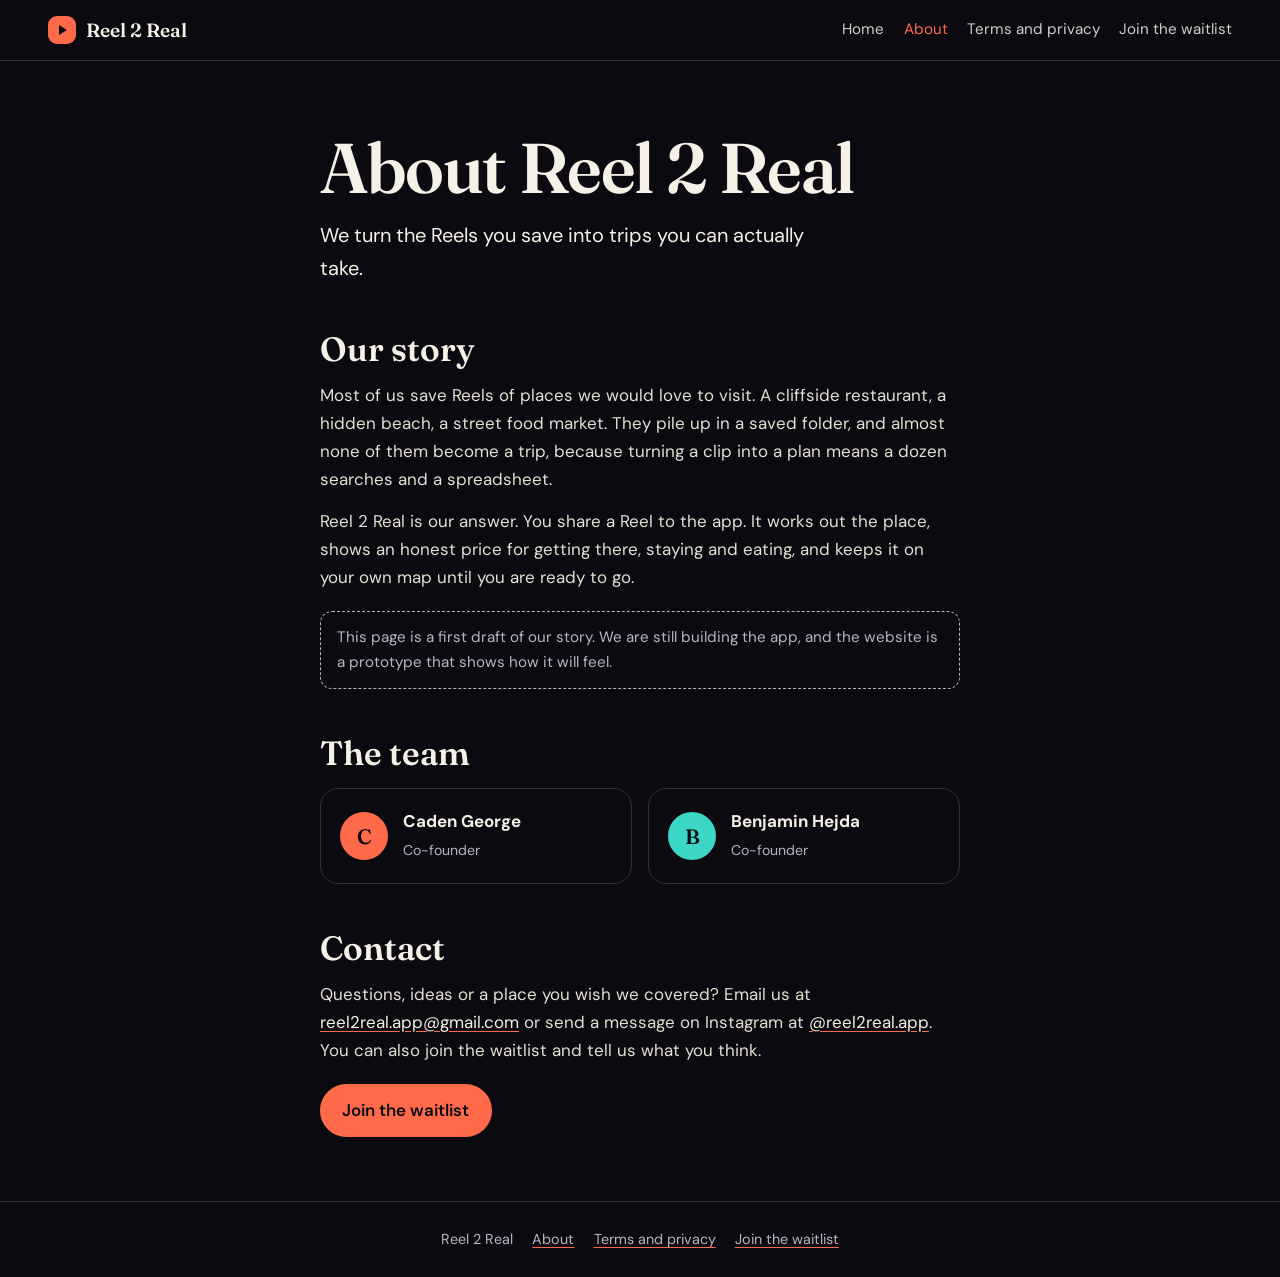
<file: about/index.html>
<!doctype html>
<html lang="en"><head><meta charset="utf-8"><meta name="viewport" content="width=device-width,initial-scale=1">
<title>About Reel 2 Real: why we built it and who we are</title>
<meta name="description" content="Why we built Reel 2 Real, the app that turns saved Instagram Reels into trips you can actually take, and the two founders behind it.">
<meta name="robots" content="index,follow,max-image-preview:large,max-snippet:-1">
<link rel="canonical" href="https://www.reel2real.app/about/">
<link rel="icon" href="../favicon.ico" sizes="48x48">
<link rel="icon" type="image/png" href="../icons/icon-192.png" sizes="192x192">
<link rel="apple-touch-icon" href="../icons/apple-touch-icon.png">
<link rel="manifest" href="../site.webmanifest">
<meta property="og:type" content="website">
<meta property="og:site_name" content="Reel 2 Real">
<meta property="og:locale" content="en_US">
<meta property="og:title" content="About Reel 2 Real: why we built it and who we are">
<meta property="og:description" content="Why we built Reel 2 Real, the app that turns saved Instagram Reels into trips you can actually take, and the two founders behind it.">
<meta property="og:url" content="https://www.reel2real.app/about/">
<meta property="og:image" content="https://www.reel2real.app/og.png">
<meta property="og:image:width" content="1200">
<meta property="og:image:height" content="630">
<meta property="og:image:alt" content="Reel 2 Real: send a Reel, get a trip.">
<meta name="twitter:card" content="summary_large_image">
<meta name="twitter:title" content="About Reel 2 Real: why we built it and who we are">
<meta name="twitter:description" content="Why we built Reel 2 Real, the app that turns saved Instagram Reels into trips you can actually take, and the two founders behind it.">
<meta name="twitter:image" content="https://www.reel2real.app/og.png">
<meta name="twitter:image:alt" content="Reel 2 Real: send a Reel, get a trip.">
<script type="application/ld+json">{"@context":"https://schema.org","@graph":[{"@type":"Organization","@id":"https://www.reel2real.app/#org","name":"Reel 2 Real","alternateName":"Reel to Real","url":"https://www.reel2real.app/","logo":{"@type":"ImageObject","url":"https://www.reel2real.app/icons/icon-512.png","width":512,"height":512},"email":"reel2real.app@gmail.com","sameAs":["https://instagram.com/reel2real.app"],"founder":[{"@type":"Person","name":"Caden George"},{"@type":"Person","name":"Benjamin Hejda"}]},{"@type":"AboutPage","url":"https://www.reel2real.app/about/","name":"About Reel 2 Real: why we built it and who we are","description":"Why we built Reel 2 Real, the app that turns saved Instagram Reels into trips you can actually take, and the two founders behind it.","isPartOf":{"@id":"https://www.reel2real.app/#website"},"about":{"@id":"https://www.reel2real.app/#org"}},{"@type":"BreadcrumbList","itemListElement":[{"@type":"ListItem","position":1,"name":"Reel 2 Real","item":"https://www.reel2real.app/"},{"@type":"ListItem","position":2,"name":"About","item":"https://www.reel2real.app/about/"}]}]}</script><meta name="theme-color" content="#0B0A10">
<link rel="preconnect" href="https://fonts.googleapis.com"><link rel="preconnect" href="https://fonts.gstatic.com" crossorigin>
<link href="https://fonts.googleapis.com/css2?family=Fraunces:opsz,wght@9..144,600&family=DM+Sans:wght@400;600&display=swap" rel="stylesheet">
<style>:root{--night:#0B0A10;--paper:#F6F1E7;--coral:#FF6B4A;--lagoon:#3CD6C4;--mute:#B9B4C4;--line:rgba(246,241,231,.16);--disp:'Fraunces',Georgia,serif;--body:'DM Sans',system-ui,sans-serif;--gut:clamp(1.1rem,5vw,3rem)}
*,*::before,*::after{box-sizing:border-box;margin:0;padding:0}
html{-webkit-text-size-adjust:100%;scroll-behavior:smooth}
body{background:var(--night);color:var(--paper);font:400 1.06rem/1.65 var(--body);min-height:100vh}
a{color:var(--paper);text-decoration-color:var(--coral);text-underline-offset:3px}a:hover{color:var(--coral)}
:focus-visible{outline:3px solid var(--lagoon);outline-offset:3px;border-radius:6px}
.top{display:flex;align-items:center;justify-content:space-between;gap:1rem;padding:1rem var(--gut);border-bottom:1px solid var(--line)}
.wm{display:flex;align-items:center;gap:.6rem;font:600 1.2rem var(--disp);text-decoration:none}
.wm i{width:28px;height:28px;border-radius:9px;background:var(--coral);display:grid;place-items:center}
.top nav{display:flex;gap:1.2rem;font-size:.95rem;flex-wrap:wrap}
.top nav a{text-decoration:none;opacity:.85}.top nav a[aria-current]{opacity:1;color:var(--coral)}
main{max-width:46rem;margin:0 auto;padding:clamp(2.2rem,7vw,4.5rem) var(--gut) 4rem}
h1{font:600 clamp(2.4rem,8vw,4.4rem)/1 var(--disp);letter-spacing:-.02em;margin-bottom:1rem}
h2{font:600 clamp(1.5rem,4vw,2.1rem)/1.15 var(--disp);margin:2.8rem 0 .8rem;scroll-margin-top:1.5rem}
h3{font:600 1.1rem var(--body);margin:1.6rem 0 .3rem}
p,li{color:#E4DFD3}p+p{margin-top:.9rem}ul{padding-left:1.2rem;display:grid;gap:.4rem;margin-top:.6rem}
.lede{font-size:1.25rem;color:var(--paper);max-width:36ch}
.note{border:1px dashed var(--mute);border-radius:12px;padding:.8rem 1rem;color:var(--mute);font-size:.95rem;margin:1.2rem 0}
.team{display:grid;grid-template-columns:1fr 1fr;gap:1rem;margin-top:1rem}
.who{border:1px solid var(--line);border-radius:18px;padding:1.2rem;display:flex;gap:.9rem;align-items:center}
.who span{width:3rem;height:3rem;border-radius:50%;background:var(--coral);color:var(--night);display:grid;place-items:center;font:600 1.3rem var(--disp);flex:none}
.who span.l{background:var(--lagoon)}.who b{display:block}.who small{color:var(--mute)}
.btn{display:inline-block;margin-top:1.2rem;background:var(--coral);color:var(--night);font-weight:600;text-decoration:none;border-radius:99px;padding:.8rem 1.4rem}.btn:hover{background:var(--paper);color:var(--night)}
.toc{display:flex;gap:.6rem;flex-wrap:wrap;margin:1.4rem 0 0}.toc a{border:1px solid var(--line);border-radius:99px;padding:.3rem .9rem;font-size:.92rem;text-decoration:none}
footer{border-top:1px solid var(--line);padding:1.6rem var(--gut);color:var(--mute);font-size:.9rem;display:flex;gap:1.2rem;flex-wrap:wrap;justify-content:center}footer a{color:var(--mute)}
@media (max-width:560px){.team{grid-template-columns:1fr}}
@media (prefers-reduced-motion:reduce){html{scroll-behavior:auto}}
@media (max-width:640px){.top{flex-direction:column;align-items:flex-start;gap:.6rem}.top nav{gap:.4rem 1rem;font-size:.92rem}}
/* account page */
.acct{max-width:26rem;margin-top:1.4rem}
.acct label{display:block;margin:.9rem 0 .3rem;font-weight:600}
.acct input[type=email],.acct input[type=password]{width:100%;padding:.75rem .9rem;border-radius:12px;border:1px solid var(--line);background:rgba(246,241,231,.06);color:var(--paper);font:inherit}
.acct input:focus-visible,.acct button:focus-visible{outline:2px solid var(--lagoon);outline-offset:2px}
.acct .btn{border:0;cursor:pointer;font:inherit;font-weight:600;width:100%;margin-top:1rem}
.acct .alt{background:none;color:var(--paper);border:1px solid var(--line);margin-top:.6rem}
.acct .sep{margin:1.2rem 0;color:var(--mute);text-align:center}
.acct .check{display:flex;gap:.6rem;align-items:flex-start;margin-top:1rem;font-weight:400}
.acct .check input{margin-top:.3rem}
.acct .err{color:#ff9d8a;min-height:1.4em;margin-top:.8rem}
.acct .ok{color:var(--lagoon)}
.acct .linkbtn{background:none;border:0;color:var(--lagoon);cursor:pointer;font:inherit;text-decoration:underline;padding:0}
.acct .del{margin-top:2rem;border-top:1px solid var(--line);padding-top:1rem}.acct .del summary{cursor:pointer;color:var(--mute)}.acct .del input{width:100%;padding:.75rem .9rem;border-radius:12px;border:1px solid var(--line);background:rgba(246,241,231,.06);color:var(--paper);font:inherit;margin-top:.6rem}.acct .btn[disabled]{opacity:.45;cursor:not-allowed}
</style></head><body>
<header class="top"><a class="wm" href="../"><i><svg width="14" height="14" viewBox="0 0 14 14"><path d="M4 2v10l8-5z" fill="#0B0A10"/></svg></i>Reel 2 Real</a>
<nav aria-label="Pages"><a href="../">Home</a><a href="../about/" aria-current="page">About</a><a href="../terms/">Terms and privacy</a><a href="../#waitlist">Join the waitlist</a></nav></header>
<main>
<h1>About Reel 2 Real</h1>
<p class="lede">We turn the Reels you save into trips you can actually take.</p>
<h2>Our story</h2>
<p>Most of us save Reels of places we would love to visit. A cliffside restaurant, a hidden beach, a street food market. They pile up in a saved folder, and almost none of them become a trip, because turning a clip into a plan means a dozen searches and a spreadsheet.</p>
<p>Reel 2 Real is our answer. You share a Reel to the app. It works out the place, shows an honest price for getting there, staying and eating, and keeps it on your own map until you are ready to go.</p>
<div class="note">This page is a first draft of our story. We are still building the app, and the website is a prototype that shows how it will feel.</div>
<h2>The team</h2>
<div class="team"><div class="who"><span>C</span><div><b>Caden George</b><small>Co-founder</small></div></div><div class="who"><span class="l">B</span><div><b>Benjamin Hejda</b><small>Co-founder</small></div></div></div>
<h2>Contact</h2>
<p>Questions, ideas or a place you wish we covered? Email us at <a href="mailto:reel2real.app@gmail.com">reel2real.app@gmail.com</a> or send a message on Instagram at <a href="https://instagram.com/reel2real.app" rel="noopener">@reel2real.app</a>. You can also join the waitlist and tell us what you think.</p>
<a class="btn" href="../#waitlist">Join the waitlist</a>
</main><footer><span>Reel 2 Real</span><a href="../about/">About</a><a href="../terms/">Terms and privacy</a><a href="../#waitlist">Join the waitlist</a></footer></body></html>
</file>
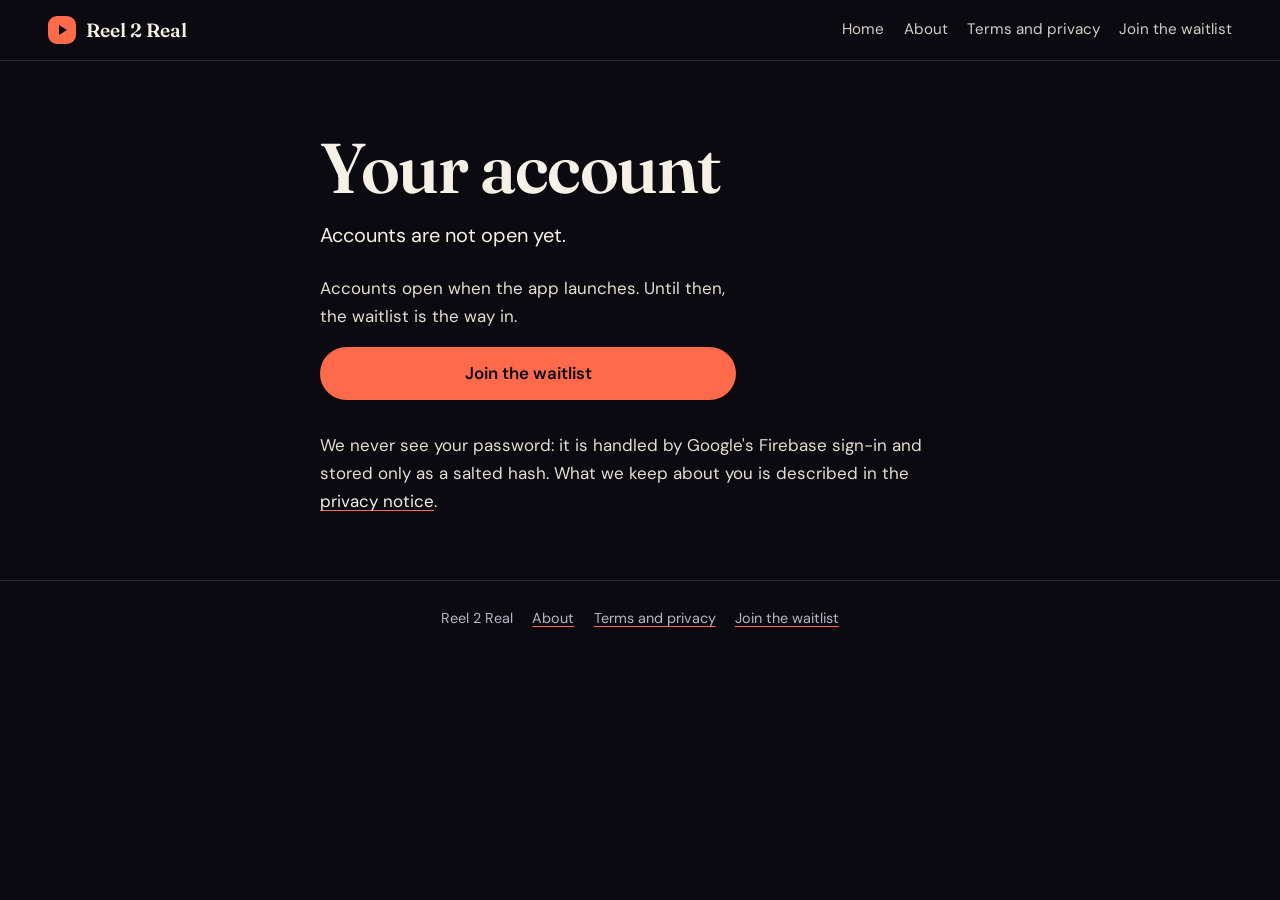
<file: account/index.html>
<!doctype html>
<html lang="en"><head><meta charset="utf-8"><meta name="viewport" content="width=device-width,initial-scale=1">
<title>Your account | Reel 2 Real</title>
<meta name="description" content="Sign in to Reel 2 Real.">
<meta name="robots" content="noindex,follow">
<link rel="canonical" href="https://www.reel2real.app/account/">
<link rel="icon" href="../favicon.ico" sizes="48x48">
<link rel="icon" type="image/png" href="../icons/icon-192.png" sizes="192x192">
<link rel="apple-touch-icon" href="../icons/apple-touch-icon.png">
<link rel="manifest" href="../site.webmanifest"><meta name="theme-color" content="#0B0A10">
<link rel="preconnect" href="https://fonts.googleapis.com"><link rel="preconnect" href="https://fonts.gstatic.com" crossorigin>
<link href="https://fonts.googleapis.com/css2?family=Fraunces:opsz,wght@9..144,600&family=DM+Sans:wght@400;600&display=swap" rel="stylesheet">
<style>:root{--night:#0B0A10;--paper:#F6F1E7;--coral:#FF6B4A;--lagoon:#3CD6C4;--mute:#B9B4C4;--line:rgba(246,241,231,.16);--disp:'Fraunces',Georgia,serif;--body:'DM Sans',system-ui,sans-serif;--gut:clamp(1.1rem,5vw,3rem)}
*,*::before,*::after{box-sizing:border-box;margin:0;padding:0}
html{-webkit-text-size-adjust:100%;scroll-behavior:smooth}
body{background:var(--night);color:var(--paper);font:400 1.06rem/1.65 var(--body);min-height:100vh}
a{color:var(--paper);text-decoration-color:var(--coral);text-underline-offset:3px}a:hover{color:var(--coral)}
:focus-visible{outline:3px solid var(--lagoon);outline-offset:3px;border-radius:6px}
.top{display:flex;align-items:center;justify-content:space-between;gap:1rem;padding:1rem var(--gut);border-bottom:1px solid var(--line)}
.wm{display:flex;align-items:center;gap:.6rem;font:600 1.2rem var(--disp);text-decoration:none}
.wm i{width:28px;height:28px;border-radius:9px;background:var(--coral);display:grid;place-items:center}
.top nav{display:flex;gap:1.2rem;font-size:.95rem;flex-wrap:wrap}
.top nav a{text-decoration:none;opacity:.85}.top nav a[aria-current]{opacity:1;color:var(--coral)}
main{max-width:46rem;margin:0 auto;padding:clamp(2.2rem,7vw,4.5rem) var(--gut) 4rem}
h1{font:600 clamp(2.4rem,8vw,4.4rem)/1 var(--disp);letter-spacing:-.02em;margin-bottom:1rem}
h2{font:600 clamp(1.5rem,4vw,2.1rem)/1.15 var(--disp);margin:2.8rem 0 .8rem;scroll-margin-top:1.5rem}
h3{font:600 1.1rem var(--body);margin:1.6rem 0 .3rem}
p,li{color:#E4DFD3}p+p{margin-top:.9rem}ul{padding-left:1.2rem;display:grid;gap:.4rem;margin-top:.6rem}
.lede{font-size:1.25rem;color:var(--paper);max-width:36ch}
.note{border:1px dashed var(--mute);border-radius:12px;padding:.8rem 1rem;color:var(--mute);font-size:.95rem;margin:1.2rem 0}
.team{display:grid;grid-template-columns:1fr 1fr;gap:1rem;margin-top:1rem}
.who{border:1px solid var(--line);border-radius:18px;padding:1.2rem;display:flex;gap:.9rem;align-items:center}
.who span{width:3rem;height:3rem;border-radius:50%;background:var(--coral);color:var(--night);display:grid;place-items:center;font:600 1.3rem var(--disp);flex:none}
.who span.l{background:var(--lagoon)}.who b{display:block}.who small{color:var(--mute)}
.btn{display:inline-block;margin-top:1.2rem;background:var(--coral);color:var(--night);font-weight:600;text-decoration:none;border-radius:99px;padding:.8rem 1.4rem}.btn:hover{background:var(--paper);color:var(--night)}
.toc{display:flex;gap:.6rem;flex-wrap:wrap;margin:1.4rem 0 0}.toc a{border:1px solid var(--line);border-radius:99px;padding:.3rem .9rem;font-size:.92rem;text-decoration:none}
footer{border-top:1px solid var(--line);padding:1.6rem var(--gut);color:var(--mute);font-size:.9rem;display:flex;gap:1.2rem;flex-wrap:wrap;justify-content:center}footer a{color:var(--mute)}
@media (max-width:560px){.team{grid-template-columns:1fr}}
@media (prefers-reduced-motion:reduce){html{scroll-behavior:auto}}
@media (max-width:640px){.top{flex-direction:column;align-items:flex-start;gap:.6rem}.top nav{gap:.4rem 1rem;font-size:.92rem}}
/* account page */
.acct{max-width:26rem;margin-top:1.4rem}
.acct label{display:block;margin:.9rem 0 .3rem;font-weight:600}
.acct input[type=email],.acct input[type=password]{width:100%;padding:.75rem .9rem;border-radius:12px;border:1px solid var(--line);background:rgba(246,241,231,.06);color:var(--paper);font:inherit}
.acct input:focus-visible,.acct button:focus-visible{outline:2px solid var(--lagoon);outline-offset:2px}
.acct .btn{border:0;cursor:pointer;font:inherit;font-weight:600;width:100%;margin-top:1rem}
.acct .alt{background:none;color:var(--paper);border:1px solid var(--line);margin-top:.6rem}
.acct .sep{margin:1.2rem 0;color:var(--mute);text-align:center}
.acct .check{display:flex;gap:.6rem;align-items:flex-start;margin-top:1rem;font-weight:400}
.acct .check input{margin-top:.3rem}
.acct .err{color:#ff9d8a;min-height:1.4em;margin-top:.8rem}
.acct .ok{color:var(--lagoon)}
.acct .linkbtn{background:none;border:0;color:var(--lagoon);cursor:pointer;font:inherit;text-decoration:underline;padding:0}
.acct .del{margin-top:2rem;border-top:1px solid var(--line);padding-top:1rem}.acct .del summary{cursor:pointer;color:var(--mute)}.acct .del input{width:100%;padding:.75rem .9rem;border-radius:12px;border:1px solid var(--line);background:rgba(246,241,231,.06);color:var(--paper);font:inherit;margin-top:.6rem}.acct .btn[disabled]{opacity:.45;cursor:not-allowed}
</style></head><body>
<header class="top"><a class="wm" href="../"><i><svg width="14" height="14" viewBox="0 0 14 14"><path d="M4 2v10l8-5z" fill="#0B0A10"/></svg></i>Reel 2 Real</a>
<nav aria-label="Pages"><a href="../">Home</a><a href="../about/">About</a><a href="../terms/">Terms and privacy</a><a href="../#waitlist">Join the waitlist</a></nav></header>
<main>
<h1>Your account</h1>
<p class="lede" id="lede">Sign in to keep your saved trips in one place.</p>
<div class="acct" id="acct" aria-live="polite"></div>
<p class="small" style="margin-top:2rem">We never see your password: it is handled by Google's Firebase sign-in and stored only as a salted hash. What we keep about you is described in the <a href="../terms/#data">privacy notice</a>.</p>
</main><footer><span>Reel 2 Real</span><a href="../about/">About</a><a href="../terms/">Terms and privacy</a><a href="../#waitlist">Join the waitlist</a></footer>
<script type="module">
import { APP_FIREBASE_CONFIG } from "../firebase-config.js";
const root = document.getElementById("acct"), FB = "https://www.gstatic.com/firebasejs/10.12.2/";
const el = (t, p = {}, ...k) => { const e = document.createElement(t); for (const [a, v] of Object.entries(p)) a === "class" ? e.className = v : a.startsWith("on") ? e[a] = v : e.setAttribute(a, v); e.append(...k.filter(x => x != null)); return e; };
const MSG = {
  "auth/invalid-credential": "That email and password do not match.", "auth/wrong-password": "That email and password do not match.", "auth/user-not-found": "That email and password do not match.",
  "auth/email-already-in-use": "An account with this email already exists. Try signing in.", "auth/weak-password": "Use at least 8 characters.",
  "auth/invalid-email": "That email address does not look right.", "auth/too-many-requests": "Too many attempts. Wait a few minutes and try again.",
  "functions/internal": "We could not delete your account. Please try again.", "functions/unauthenticated": "Please sign in again, then retry.", "auth/network-request-failed": "No connection. Check your internet and try again.", "auth/account-exists-with-different-credential": "This email is already used with another sign-in method.",
};
const say = e => MSG[e && e.code] || "Something went wrong. Please try again.";

if (!APP_FIREBASE_CONFIG) {
  document.getElementById("lede").textContent = "Accounts are not open yet.";
  // Honest offline state: no form that pretends to work
  root.append(el("p", {}, "Accounts open when the app launches. Until then, the waitlist is the way in."), el("a", { class: "btn", href: "../#waitlist", style: "display:inline-block;text-align:center;text-decoration:none" }, "Join the waitlist"));
} else {
  const [appM, authM] = await Promise.all([import(FB + "firebase-app.js"), import(FB + "firebase-auth.js")]);
  const app = appM.getApps().find(a => a.name === "r2r") || appM.initializeApp(APP_FIREBASE_CONFIG, "r2r"), auth = authM.getAuth(app);
  let mode = "in", deleted = false;
  const err = el("div", { class: "err", role: "alert" });
  const run = async fn => { err.textContent = ""; err.classList.remove("ok"); try { await fn(); } catch (e) { if (e.code !== "auth/popup-closed-by-user" && e.code !== "auth/cancelled-popup-request") err.textContent = say(e); } };

  const formView = () => {
    const email = el("input", { id: "em", type: "email", autocomplete: "email", required: "" });
    const pw = el("input", { id: "pw", type: "password", autocomplete: mode === "in" ? "current-password" : "new-password", minlength: "8", required: "" });
    const terms = el("input", { id: "tc", type: "checkbox" });
    const submit = el("button", { class: "btn", type: "submit" }, mode === "in" ? "Sign in" : "Create account");
    const form = el("form", { novalidate: "" },
      el("label", { for: "em" }, "Email"), email, el("label", { for: "pw" }, "Password"), pw,
      mode === "up" ? el("label", { class: "check", for: "tc" }, terms, el("span", {}, "I accept the ", el("a", { href: "../terms/" }, "Terms and privacy notice"), ".")) : null,
      submit, err);
    form.onsubmit = ev => { ev.preventDefault(); run(async () => {
      if (!email.value.includes("@")) throw { code: "auth/invalid-email" };
      if (mode === "up") {
        if (!terms.checked) { err.textContent = "Please accept the terms to create an account."; return; }
        const c = await authM.createUserWithEmailAndPassword(auth, email.value.trim(), pw.value); await authM.sendEmailVerification(c.user);
      } else await authM.signInWithEmailAndPassword(auth, email.value.trim(), pw.value);
    }); };
    const google = el("button", { class: "btn alt", type: "button", onclick: () => run(() => authM.signInWithPopup(auth, new authM.GoogleAuthProvider())) }, "Continue with Google");
    const toggle = el("button", { class: "linkbtn", type: "button", onclick: () => { mode = mode === "in" ? "up" : "in"; render(auth.currentUser); } }, mode === "in" ? "New here? Create an account" : "Already have an account? Sign in");
    const forgot = mode === "in" ? el("button", { class: "linkbtn", type: "button", style: "margin-left:1rem", onclick: () => run(async () => {
      if (!email.value.includes("@")) throw { code: "auth/invalid-email" };
      await authM.sendPasswordResetEmail(auth, email.value.trim()); err.classList.add("ok"); err.textContent = "If that email has an account, a reset link is on its way.";
    }) }, "Forgot password?") : null;
    return [google, el("div", { class: "sep" }, "or use your email"), form, el("p", { style: "margin-top:1rem" }, toggle, forgot)];
  };
  const userView = u => [
    el("p", {}, "Signed in as ", el("b", {}, u.email || "your account"), "."),
    u.emailVerified || !u.email ? el("p", { class: "ok" }, "Email verified.") : el("p", {}, "Your email is not verified yet. Check your inbox. ", el("button", { class: "linkbtn", onclick: () => run(async () => { await authM.sendEmailVerification(u); err.classList.add("ok"); err.textContent = "Verification email sent."; }) }, "Send it again")),
    el("p", {}, "The app is not out yet. When it is, this is the account you will use there."),
    el("button", { class: "btn alt", onclick: () => authM.signOut(auth) }, "Sign out"), err,
    deleteBox(u),
  ];
  const deleteBox = u => {
    const word = el("input", { type: "text", id: "delw", autocomplete: "off", placeholder: "Type DELETE", "aria-label": "Type DELETE to confirm" });
    const go = el("button", { class: "btn alt", type: "button", disabled: "" }, "Delete everything");
    word.oninput = () => { if (word.value.trim() === "DELETE") go.removeAttribute("disabled"); else go.setAttribute("disabled", ""); };
    go.onclick = () => run(async () => {
      go.setAttribute("disabled", ""); go.textContent = "Deleting…";
      try {
        const fnM = await import(FB + "firebase-functions.js");
        await fnM.httpsCallable(fnM.getFunctions(app), "deleteAccount", { timeout: 310000 })({ confirm: true });
      } catch (e) { go.removeAttribute("disabled"); go.textContent = "Delete everything"; throw e; }
      deleted = true; await authM.signOut(auth);
    });
    return el("details", { class: "del" }, el("summary", {}, "Delete my account"),
      el("p", {}, "This permanently deletes your account and everything saved in it, including trips and lists. It cannot be undone."), word, go);
  };
  const render = u => { root.replaceChildren(...(u ? userView(u) : [...(deleted ? [el("p", { class: "ok" }, "Your account and its data have been deleted.")] : []), ...formView()])); };
  let wasIn = false;
  authM.onAuthStateChanged(auth, u => { err.textContent = ""; if (!u && wasIn) mode = "in"; wasIn = !!u; render(u); });
}
</script></body></html>
</file>
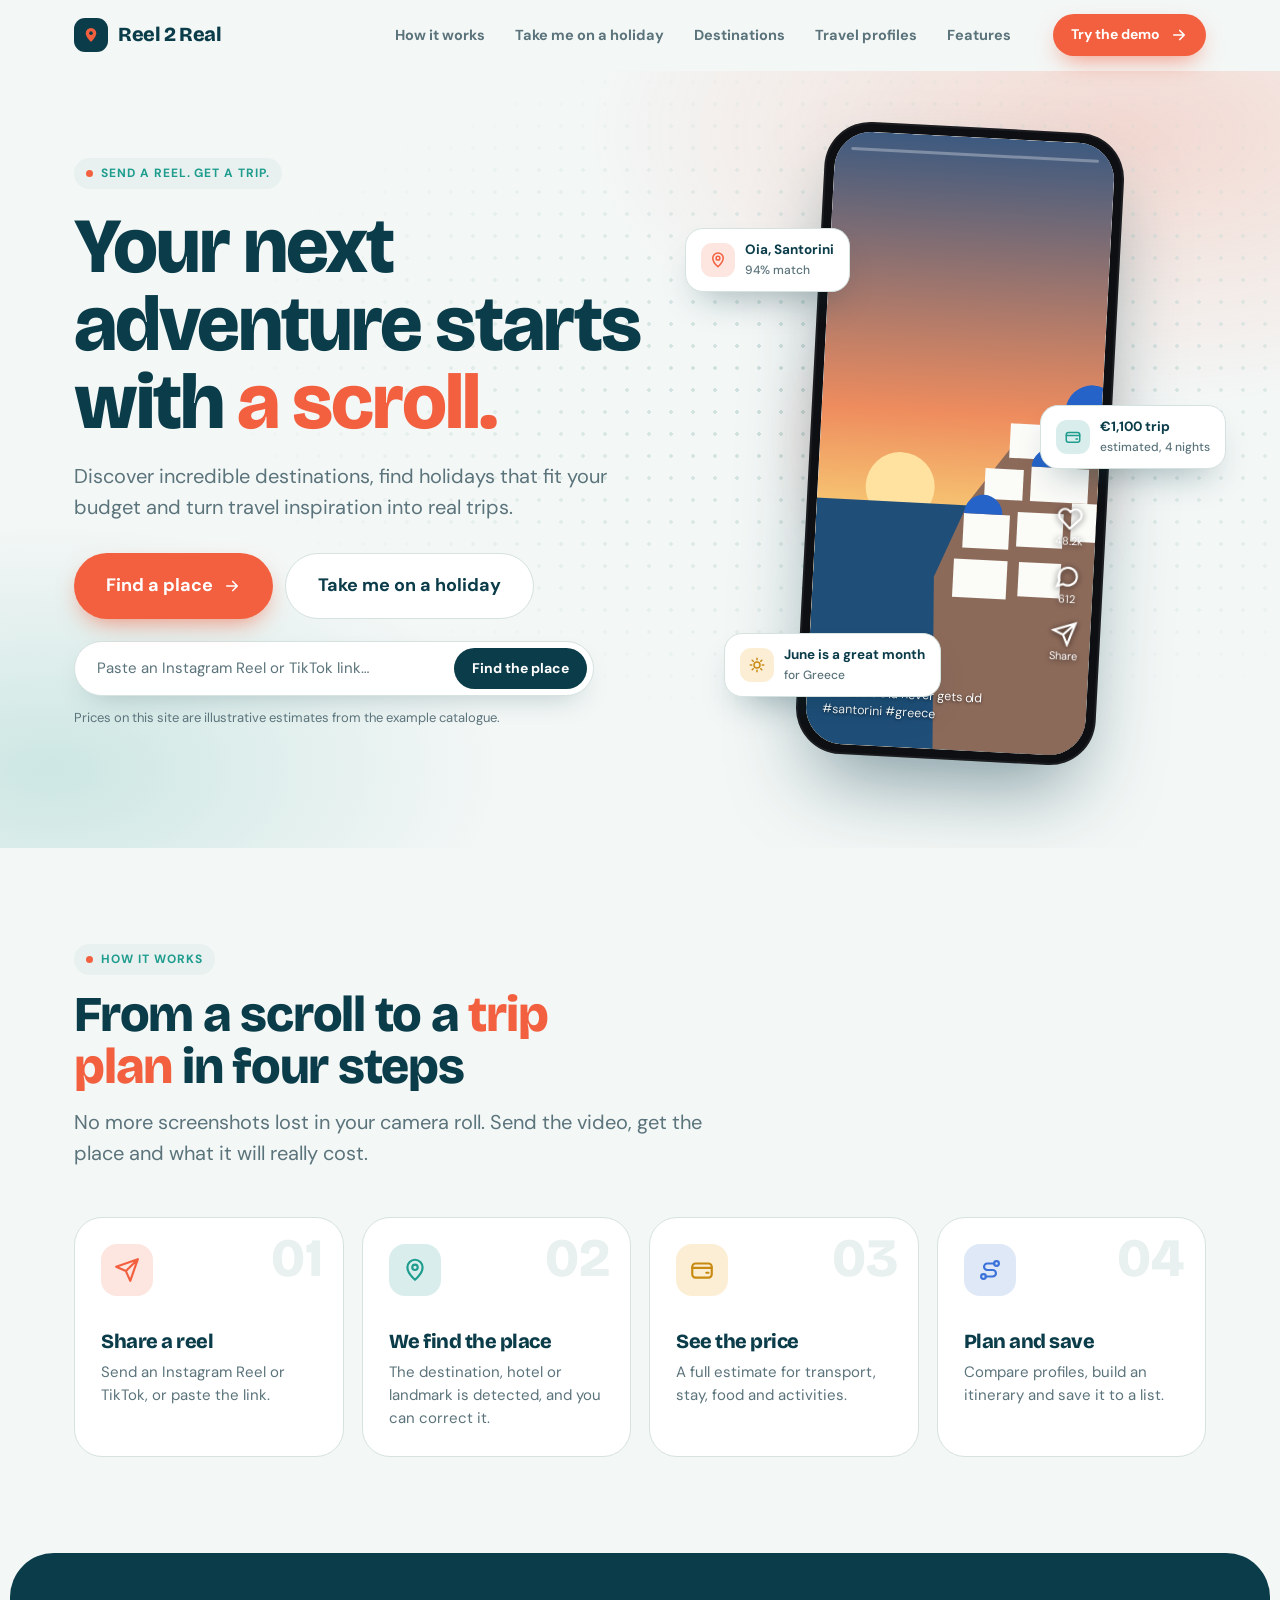
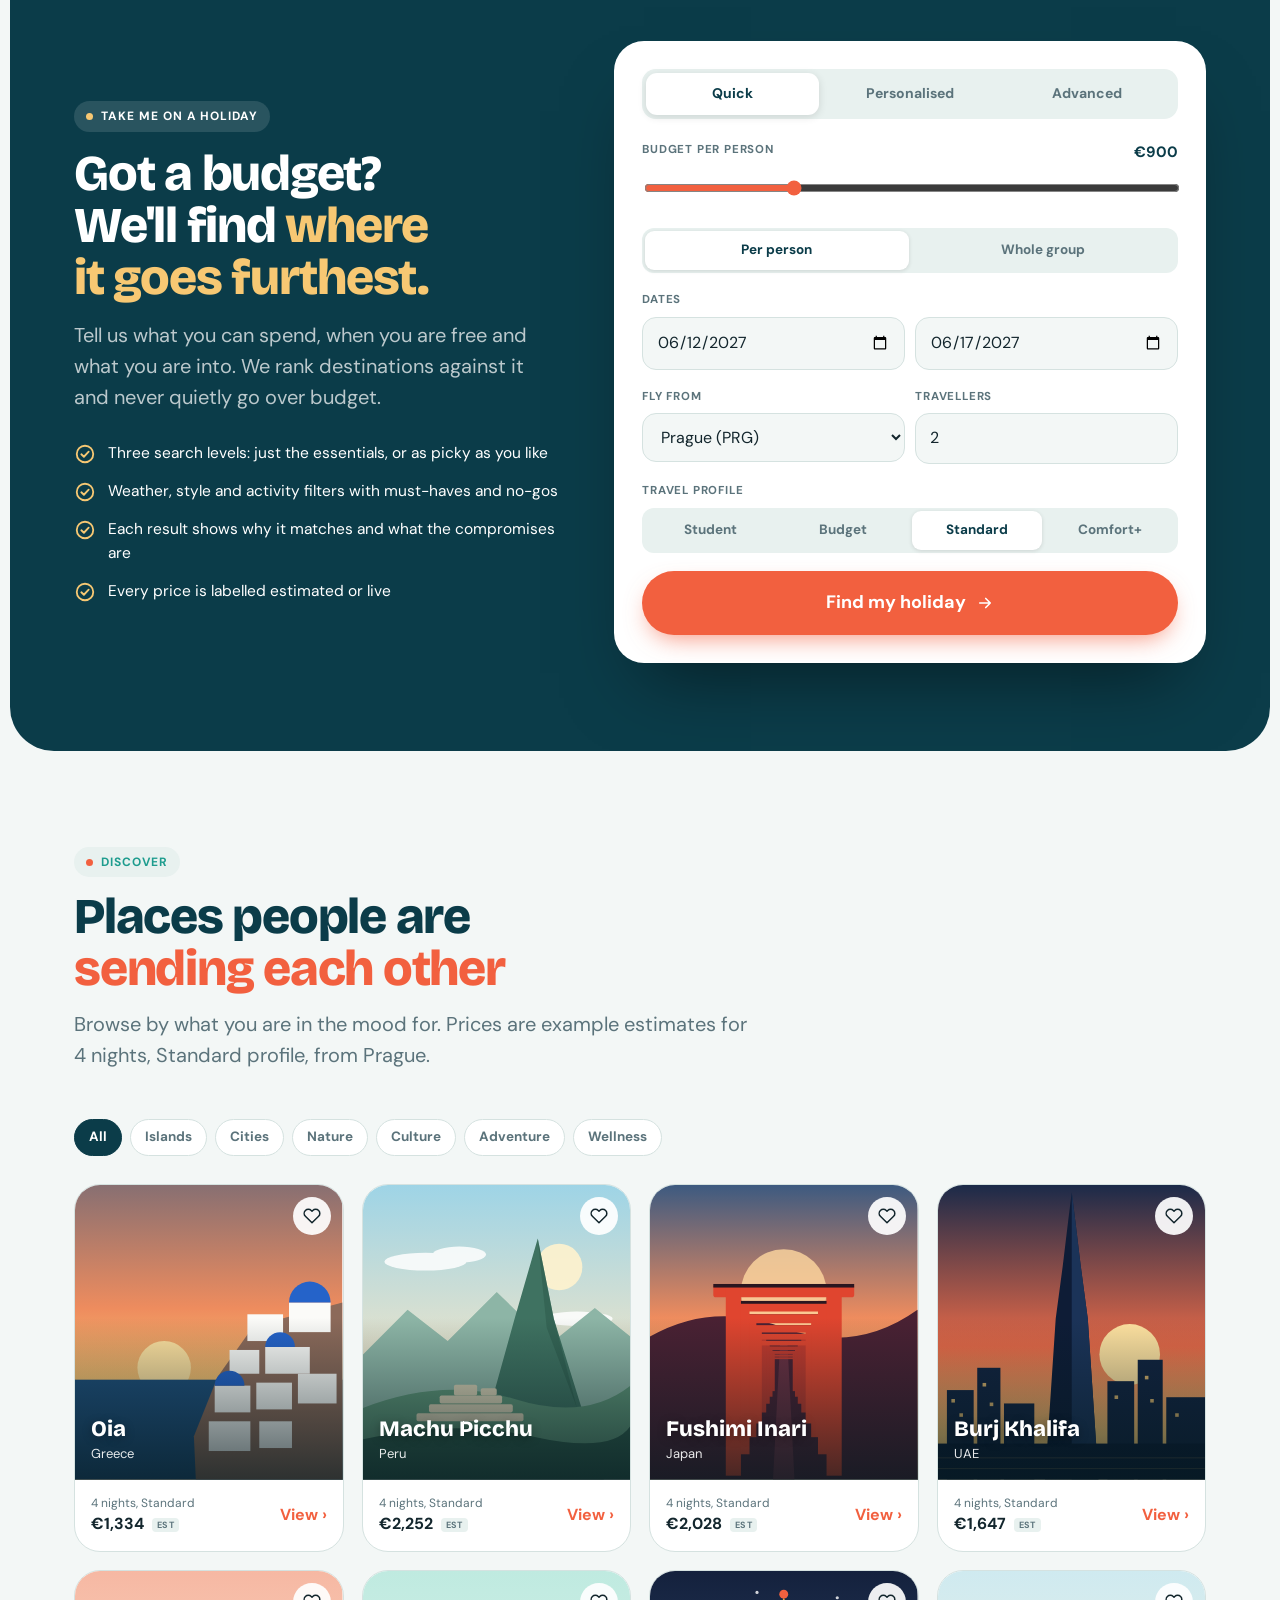
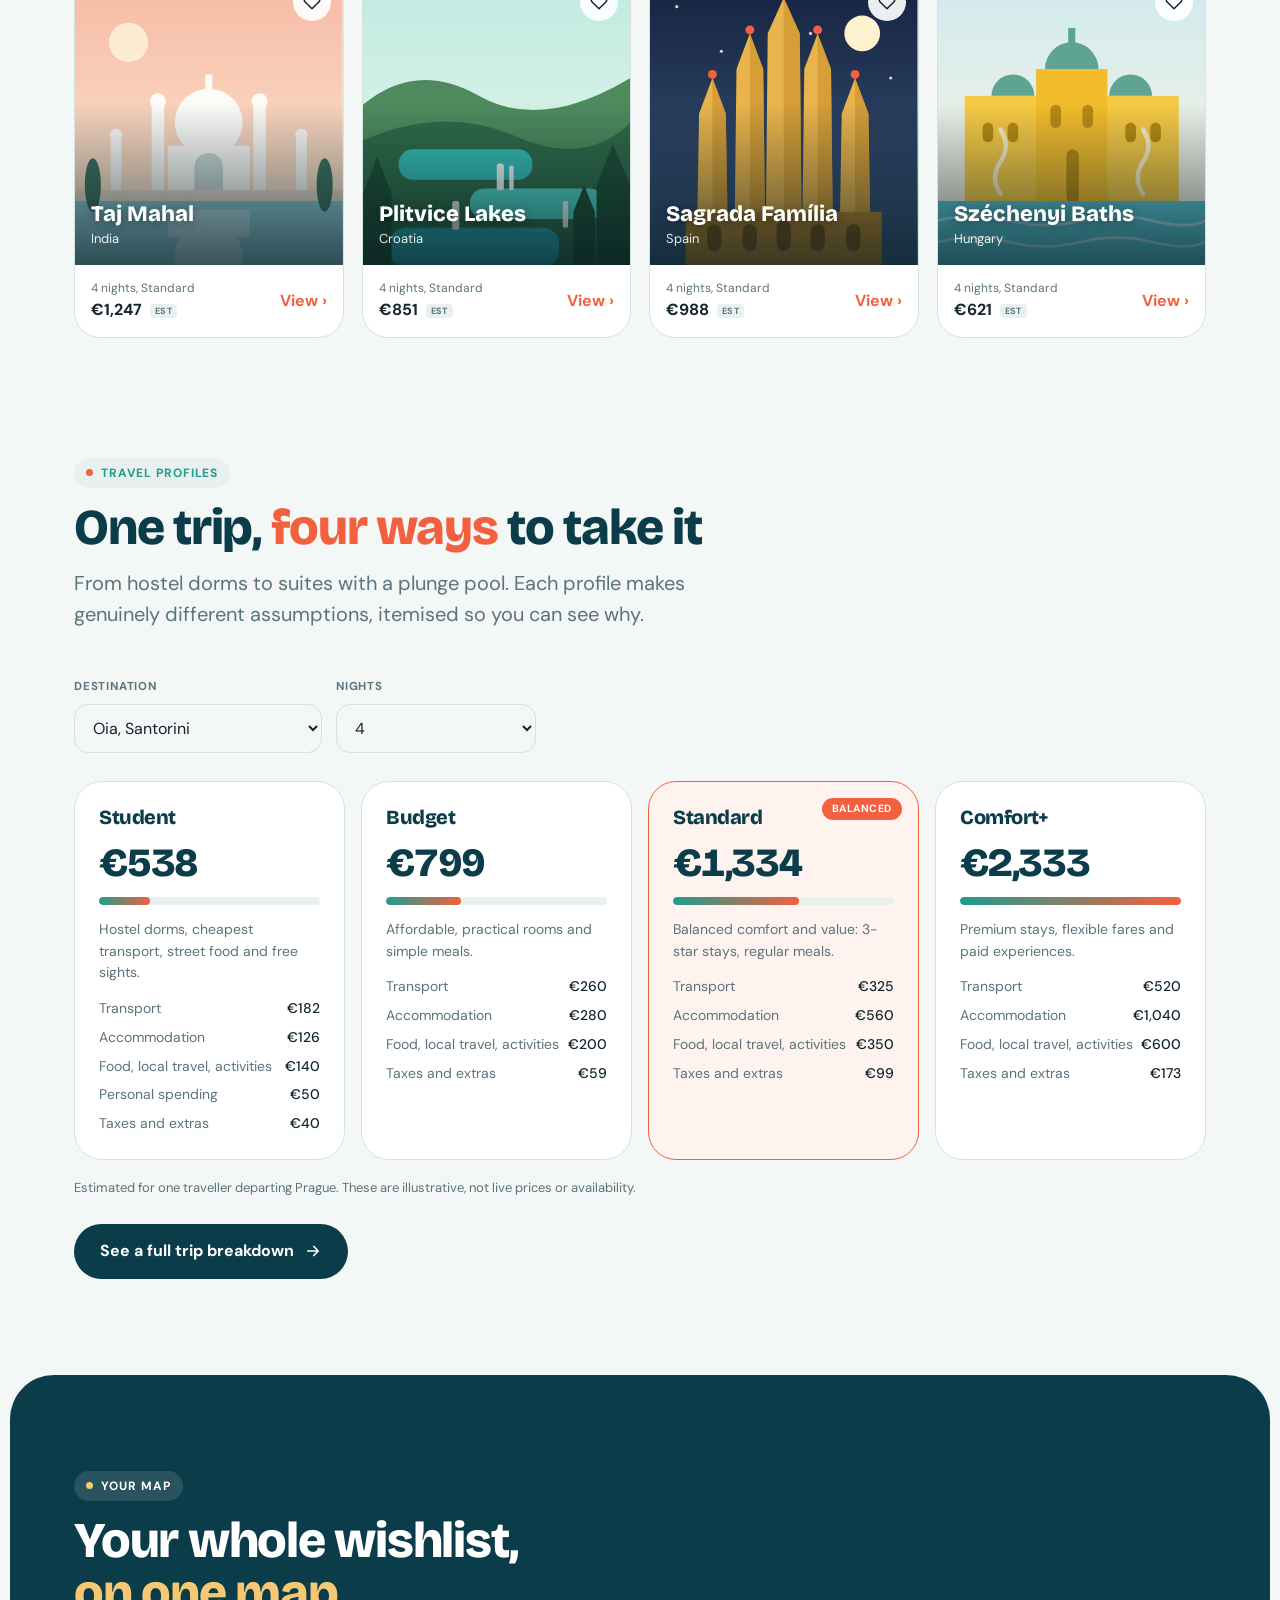
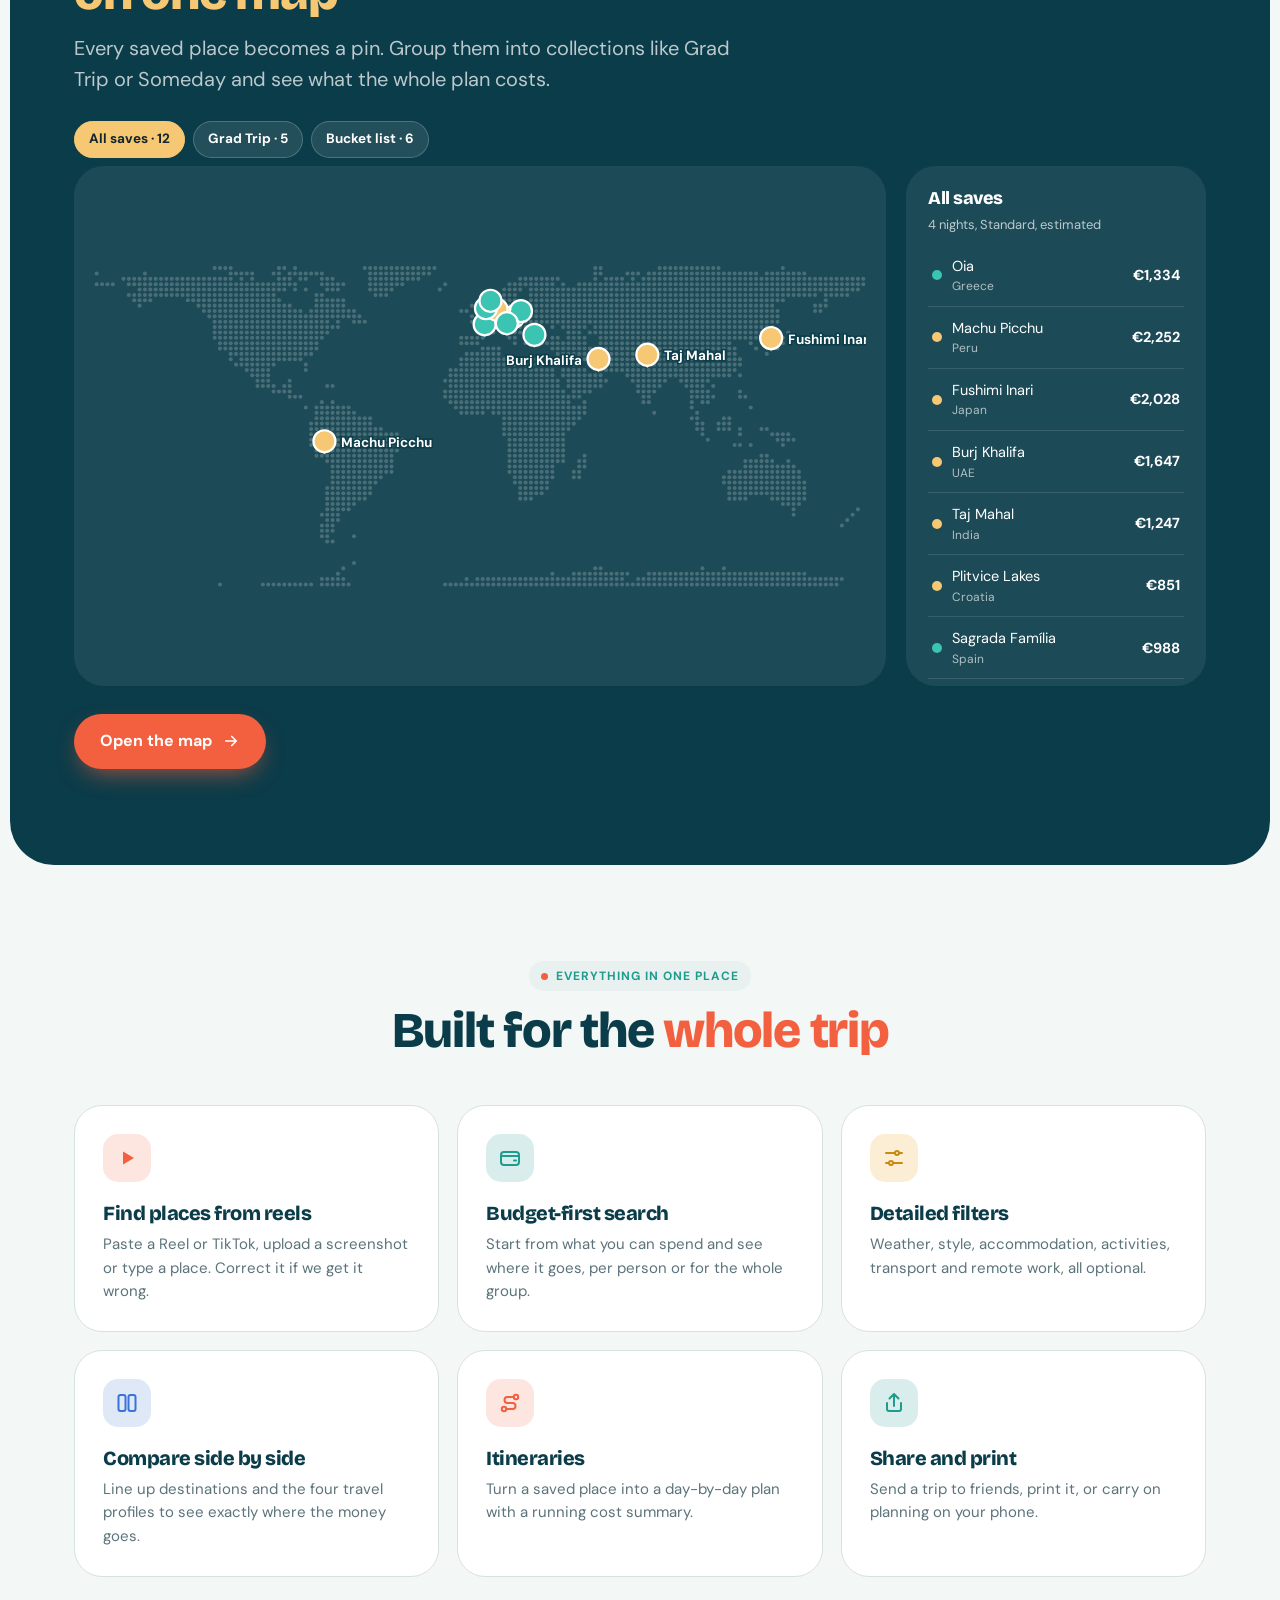
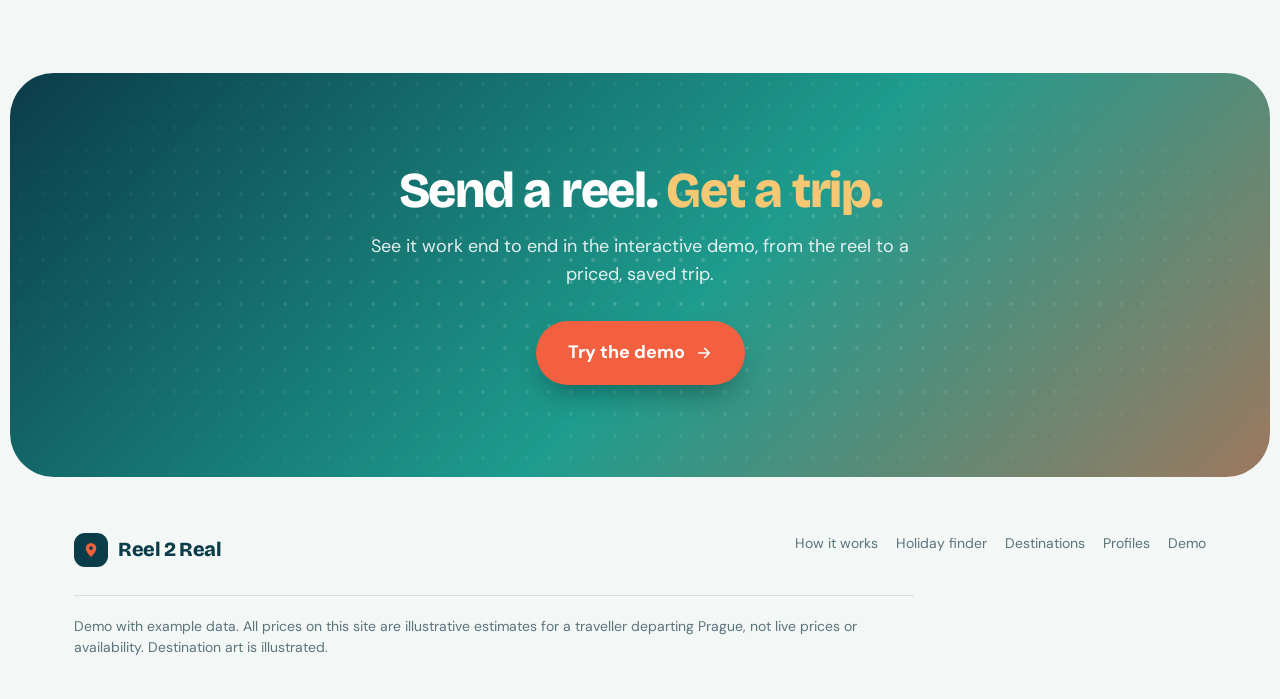
<file: classic/index.html>
<!doctype html>
<html lang="en">
<head>
<meta charset="utf-8">
<meta name="viewport" content="width=device-width,initial-scale=1">
<title>Classic version | Reel 2 Real</title>
<meta name="description" content="The first version of the Reel 2 Real website, kept as an archive.">
<meta name="robots" content="noindex,follow">
<link rel="canonical" href="https://www.reel2real.app/classic/">
<link rel="icon" href="../favicon.ico" sizes="48x48">
<link rel="icon" type="image/png" href="../icons/icon-192.png" sizes="192x192">
<link rel="apple-touch-icon" href="../icons/apple-touch-icon.png">
<link rel="manifest" href="../site.webmanifest">
<meta name="theme-color" content="#0B3C49">
<link rel="preconnect" href="https://fonts.googleapis.com">
<link rel="preconnect" href="https://fonts.gstatic.com" crossorigin>
<link rel="stylesheet" href="https://fonts.googleapis.com/css2?family=Bricolage+Grotesque:opsz,wght@12..96,800&family=DM+Sans:opsz,wght@9..40,400;9..40,500;9..40,700&display=swap">
<style>
/* Reel 2 Real: marketing site. Tokens come straight from the Reel to Trip demo. */
:root{
  --bg:#F3F7F6;--ink:#13262D;--muted:#5B737B;--line:#D5E2E0;--card:#FFFFFF;--soft:#E8F1EF;--dot:#BFD7D3;
  --coral:#F2603F;--coral-soft:#FFF3EF;--deep:#0B3C49;--teal:#1E9C8E;--sun:#F7C873;--sky:#3D5A80;
  --on-deep:#FFFFFF;--on-coral:#FFFFFF;
  --display:"Bricolage Grotesque",system-ui,sans-serif;--body:"DM Sans",system-ui,sans-serif;
  --r:28px;color-scheme:light}
@media (prefers-color-scheme:dark){:root{
  --bg:#0A1B20;--ink:#E5F0EE;--muted:#93AEB4;--line:#21414A;--card:#11272E;--soft:#17333B;--dot:#21414A;
  --coral:#FF7A5C;--coral-soft:#2A1F1D;--deep:#7FD3C7;--teal:#3CC4B3;--on-deep:#0A1B20;--on-coral:#1A0F0C;color-scheme:dark}}
*{box-sizing:border-box}
html{scroll-behavior:smooth;scroll-padding-top:84px}
body{margin:0;background:var(--bg);color:var(--ink);font:16px/1.55 var(--body);-webkit-font-smoothing:antialiased;overflow-x:hidden}
img,svg{max-width:100%}
a{color:inherit}
button,input,select{font:inherit;color:inherit}
h1,h2,h3{font-family:var(--display);font-weight:800;letter-spacing:-.025em;margin:0;color:var(--deep);text-wrap:balance}
h1{font-size:clamp(42px,6.4vw,78px);line-height:1}
h1 em,h2 em{font-style:normal;color:var(--coral)}
h2{font-size:clamp(30px,4.2vw,50px);line-height:1.04}
h3{font-size:20px;line-height:1.15}
p{margin:0}
.lede{font-size:clamp(17px,1.6vw,20px);color:var(--muted);max-width:34em}
.eyebrow{display:inline-flex;align-items:center;gap:8px;font-size:12px;font-weight:700;letter-spacing:.08em;text-transform:uppercase;color:var(--teal);background:var(--soft);border-radius:999px;padding:6px 12px}
.eyebrow i{width:7px;height:7px;border-radius:50%;background:var(--coral)}
:focus-visible{outline:3px solid var(--teal);outline-offset:3px;border-radius:8px}
.skip{position:absolute;left:-999px;top:10px;background:var(--deep);color:var(--on-deep);padding:10px 16px;border-radius:12px;z-index:200}
.skip:focus{left:10px}
.wrap{max-width:1180px;margin:0 auto;padding:0 24px}
section{position:relative}
.pad{padding:96px 0}
@media (max-width:700px){.pad{padding:64px 0}}
/* buttons */
.btn{display:inline-flex;align-items:center;justify-content:center;gap:10px;border:0;border-radius:999px;padding:15px 26px;font-weight:700;font-size:16px;cursor:pointer;text-decoration:none;transition:transform .2s,box-shadow .2s,background .2s;white-space:nowrap}
.btn:hover{transform:translateY(-2px)}
.btn.coral{background:var(--coral);color:var(--on-coral);box-shadow:0 10px 24px -8px color-mix(in srgb,var(--coral) 70%,transparent)}
.btn.deep{background:var(--deep);color:var(--on-deep)}
.btn.line{background:var(--card);border:1.5px solid var(--line);color:var(--deep)}
.btn.line:hover{border-color:var(--deep)}
.btn.sm{padding:10px 18px;font-size:14px}
.btn.lg{padding:18px 32px;font-size:18px}
.btn svg{width:18px;height:18px}
/* nav */
.nav{position:sticky;top:0;z-index:100;background:color-mix(in srgb,var(--bg) 82%,transparent);backdrop-filter:saturate(1.4) blur(14px);border-bottom:1px solid transparent;transition:border-color .2s}
.nav.scrolled{border-color:var(--line)}
.nav-in{max-width:1180px;margin:0 auto;padding:14px 24px;display:flex;align-items:center;gap:28px}
.logo{display:flex;align-items:center;gap:10px;text-decoration:none;font-family:var(--display);font-weight:800;font-size:20px;color:var(--deep);letter-spacing:-.02em}
.logo{white-space:nowrap}
@media (max-width:480px){.nav-in{padding:12px 16px;gap:12px}.logo{font-size:16px;gap:8px}.logo b{width:30px;height:30px}.menu{padding:8px 14px}}
.logo b{display:grid;place-items:center;width:34px;height:34px;border-radius:11px;background:var(--deep)}
.logo b svg{width:18px;height:18px}
.logo em{font-style:normal;color:var(--coral)}
.links{display:flex;gap:2px;margin-left:auto}
.links a{text-decoration:none;font-weight:700;font-size:14.5px;color:var(--muted);padding:9px 14px;border-radius:999px;transition:color .2s,background .2s}
.links a:hover{color:var(--ink);background:var(--soft)}
.menu{display:none;margin-left:auto;border:1.5px solid var(--line);background:var(--card);border-radius:999px;padding:9px 16px;font-weight:700;cursor:pointer}
@media (max-width:900px){
  .menu{display:block}.nav .btn.try{display:none}
  .links{display:none;position:absolute;left:0;right:0;top:100%;background:var(--bg);flex-direction:column;padding:10px 20px 20px;border-bottom:1px solid var(--line);margin:0}
  .links.open{display:flex}.links a{padding:14px}
  .links .mtry{display:inline-flex;margin-top:8px}}
.links .mtry{display:none}
@media (max-width:900px){.links .mtry{display:inline-flex}}
/* hero */
.hero{overflow:hidden;padding:56px 0 88px;background:
  radial-gradient(60% 50% at 88% 8%,color-mix(in srgb,var(--coral) 20%,transparent),transparent 70%),
  radial-gradient(50% 45% at 4% 90%,color-mix(in srgb,var(--teal) 18%,transparent),transparent 70%)}
.hero:before{content:"";position:absolute;inset:0;background-image:radial-gradient(var(--dot) 1.6px,transparent 1.7px);background-size:22px 22px;-webkit-mask-image:radial-gradient(70% 60% at 70% 40%,#000,transparent 75%);mask-image:radial-gradient(70% 60% at 70% 40%,#000,transparent 75%);opacity:.9}
.hero-grid{position:relative;display:grid;grid-template-columns:1.1fr .9fr;gap:40px;align-items:center}
@media (max-width:960px){.hero-grid{grid-template-columns:minmax(0,1fr)}.hero{padding-top:32px}}
.hero h1{margin:18px 0 20px}
.hero .actions{display:flex;gap:12px;flex-wrap:wrap;margin:30px 0 22px}
.paste{display:flex;gap:6px;align-items:center;background:var(--card);border:1.5px solid var(--line);border-radius:999px;padding:6px 6px 6px 20px;max-width:520px;box-shadow:0 12px 30px -16px rgba(11,60,73,.35)}
.paste:focus-within{border-color:var(--teal)}
.paste input{flex:1;min-width:0;border:0;background:none;outline:none;font-size:15px}
.paste input::placeholder{color:var(--muted)}
.fine{font-size:13px;color:var(--muted);margin-top:12px}
.stage{position:relative;display:grid;place-items:center;min-height:560px}
.stage .glow{position:absolute;width:420px;height:420px;border-radius:50%;background:radial-gradient(circle,color-mix(in srgb,var(--coral) 35%,transparent),transparent 65%);filter:blur(10px)}
.phone{position:relative;width:min(300px,78vw);aspect-ratio:9/19;border-radius:46px;background:#0E0F12;padding:10px;box-shadow:0 40px 80px -20px rgba(11,60,73,.5),0 0 0 2px rgba(255,255,255,.06) inset;transform:rotate(3deg)}
.scr{position:relative;width:100%;height:100%;border-radius:37px;overflow:hidden;background:#fff;color:#14181C;font-size:12.5px;line-height:1.4}
.lay{position:absolute;inset:0;opacity:0;animation:fade 13.5s infinite}
.lay.a{opacity:1;animation-delay:0s}.lay.b{animation-delay:4.5s}.lay.c{animation-delay:9s}
@keyframes fade{0%,28%{opacity:1}34%,94%{opacity:0}100%{opacity:1}}
.lay.a{animation-name:fadeA}
@keyframes fadeA{0%,28%{opacity:1}34%,94%{opacity:0}100%{opacity:1}}
.reel svg.bg{position:absolute;inset:0;width:100%;height:100%}
.reel .bar{position:absolute;top:16px;left:16px;right:16px;height:3px;background:rgba(255,255,255,.3);border-radius:2px;overflow:hidden}
.reel .bar i{display:block;height:100%;background:#fff;width:0;animation:prog 4.5s linear infinite}
@keyframes prog{to{width:100%}}
.reel .side{position:absolute;right:12px;bottom:92px;display:grid;gap:14px;color:#fff;text-align:center;font-size:11px;filter:drop-shadow(0 1px 3px rgba(0,0,0,.7))}
.reel .side svg{width:26px;height:26px;display:block;margin:0 auto 2px}
.reel .cap{position:absolute;left:16px;right:70px;bottom:26px;color:#fff;text-shadow:0 1px 3px rgba(0,0,0,.6)}
.reel .cap b{display:block}
.dm{display:flex;flex-direction:column;background:#fff}
.dm .hd{padding:44px 16px 12px;border-bottom:1px solid #ECEEF0;display:flex;gap:10px;align-items:center}
.dm .av{width:34px;height:34px;border-radius:50%;background:#0B3C49;color:#fff;display:grid;place-items:center;font-size:12px;font-weight:700}
.dm small{display:block;color:#8A9096;font-size:11px}
.dm .th{padding:14px;display:flex;flex-direction:column;gap:9px}
.bub{max-width:84%;background:#EFF1F3;border-radius:16px;padding:9px 12px}
.bub.me{align-self:flex-end;background:none;padding:0}
.bub.me svg{width:78px;height:130px;border-radius:12px;display:block}
.bub.found{padding:0;overflow:hidden}
.bub.found .mini{height:74px}
.bub.found div:last-child{padding:9px 12px}
.app{background:#F3F7F6;padding:44px 14px 14px}
.app h4{margin:0;font-family:var(--display);font-weight:800;font-size:20px;color:#0B3C49}
.app .mapbox{margin-top:10px;border-radius:14px;overflow:hidden;background:#E6EFEE}
.app .card{margin-top:12px;background:#fff;border-radius:16px;padding:12px 14px;box-shadow:0 8px 24px -12px rgba(11,60,73,.35)}
.app .card h5{margin:0;font-family:var(--display);font-weight:800;font-size:17px;color:#0B3C49}
.app .card .sub{color:#5B737B;font-size:11px;margin-bottom:8px}
.seg3{display:flex;background:#EFF1F3;border-radius:9px;padding:3px;gap:3px;margin-bottom:8px}
.seg3 span{flex:1;text-align:center;border-radius:7px;padding:5px 0;font-size:11px;font-weight:700;color:#5B737B}
.seg3 span.on{background:#fff;color:#0B3C49;box-shadow:0 1px 3px rgba(0,0,0,.1)}
.app .r{display:flex;justify-content:space-between;gap:8px;padding:5px 0;border-bottom:1px solid #ECEEF0;font-size:11.5px}
.app .r.t{border:0;font-size:13.5px;font-weight:700}
.est{font-size:9px;text-transform:uppercase;letter-spacing:.05em;background:#E8F1EF;color:#5B737B;border-radius:4px;padding:1px 4px;margin-left:4px;vertical-align:1px;font-weight:700}
.chipf{position:absolute;background:var(--card);border:1px solid var(--line);border-radius:18px;padding:11px 15px;box-shadow:0 18px 36px -16px rgba(11,60,73,.4);font-size:13.5px;font-weight:700;color:var(--deep);display:flex;gap:10px;align-items:center;animation:bob 6s ease-in-out infinite;z-index:3}
.chipf small{display:block;font-weight:500;color:var(--muted);font-size:12px}
.chipf .ic{width:34px;height:34px;border-radius:11px;display:grid;place-items:center;flex:none}
.chipf .ic svg{width:18px;height:18px}
.chipf.one{left:-6%;top:16%}.chipf.two{right:-4%;top:44%;animation-delay:-2s}.chipf.three{left:2%;bottom:10%;animation-delay:-4s}
@keyframes bob{50%{transform:translateY(-10px)}}
@media (max-width:1100px){.chipf.one{left:-2%}.chipf.two{right:0}}
@media (max-width:620px){.chipf.two{display:none}.chipf.one{left:0;top:6%}.chipf.three{left:0;bottom:4%}.stage{min-height:520px}}
.t-teal{background:color-mix(in srgb,var(--teal) 17%,transparent);color:var(--teal)}
.t-coral{background:color-mix(in srgb,var(--coral) 16%,transparent);color:var(--coral)}
.t-sun{background:color-mix(in srgb,#E9A92A 20%,transparent);color:#C98A12}
.t-blue{background:color-mix(in srgb,#2563C9 15%,transparent);color:#3B72D9}
@media (prefers-color-scheme:dark){.t-sun{color:#F2BE55}.t-blue{color:#7AA5F0}}
.chipf svg,.step .ico svg,.feat .ico svg,.perks svg,.btn svg,.heart svg{width:1em;height:1em}
.chipf .ic svg{width:18px;height:18px}.step .ico svg{width:26px;height:26px}.feat .ico svg{width:24px;height:24px}.perks svg{width:22px;height:22px}.btn svg{width:18px;height:18px}.heart svg{width:18px;height:18px}
.reel .side svg{width:26px;height:26px}
/* shared section head */
.head{max-width:680px;margin-bottom:48px}
.head h2{margin:14px 0 14px}
.head.center{text-align:center;margin-inline:auto}
.head.center .lede{margin-inline:auto}
/* how it works */
.steps{display:grid;grid-template-columns:repeat(4,1fr);gap:18px;counter-reset:s}
@media (max-width:960px){.steps{grid-template-columns:repeat(2,1fr)}}
@media (max-width:560px){.steps{grid-template-columns:1fr}}
.step{background:var(--card);border:1px solid var(--line);border-radius:var(--r);padding:26px;position:relative;overflow:hidden;transition:transform .25s,box-shadow .25s}
.step:hover{transform:translateY(-4px);box-shadow:0 24px 40px -24px rgba(11,60,73,.4)}
.step:before{counter-increment:s;content:"0" counter(s);position:absolute;right:20px;top:14px;font-family:var(--display);font-weight:800;font-size:54px;color:var(--soft);line-height:1}
.step .ico{width:52px;height:52px;border-radius:16px;display:grid;place-items:center;margin-bottom:34px}
.step .ico svg{width:26px;height:26px}
.step p{color:var(--muted);margin-top:8px;font-size:15px}
/* holiday finder */
.finder{background:var(--deep);color:var(--on-deep);border-radius:44px;margin:0 16px;overflow:hidden}
@media (min-width:1260px){.finder{margin:0 auto;max-width:1260px}}
.finder .wrap{padding-top:88px;padding-bottom:88px}
.finder h2,.finder .eyebrow{color:var(--on-deep)}
.finder .eyebrow{background:rgba(255,255,255,.12)}
.finder .eyebrow i{background:var(--sun)}
.finder h2 em{color:var(--sun)}
.finder .lede{color:color-mix(in srgb,var(--on-deep) 72%,transparent)}
@media (prefers-color-scheme:dark){.finder{background:#11272E;border:1px solid var(--line)}.finder h2,.finder .eyebrow{color:var(--ink)}.finder .lede{color:var(--muted)}.finder .eyebrow{background:var(--soft)}}
.fgrid{display:grid;grid-template-columns:.9fr 1.1fr;gap:56px;align-items:center}
@media (max-width:960px){.fgrid{grid-template-columns:minmax(0,1fr);gap:36px}}
.perks{list-style:none;padding:0;margin:28px 0 0;display:grid;gap:14px}
.perks li{display:flex;gap:12px;align-items:flex-start;font-size:15.5px}
.perks svg{flex:none;width:22px;height:22px;margin-top:2px;color:var(--sun)}
.form{background:var(--card);color:var(--ink);border-radius:30px;padding:28px;box-shadow:0 40px 70px -30px rgba(0,0,0,.5)}
.levels{display:flex;background:var(--soft);border-radius:14px;padding:4px;gap:4px;margin-bottom:22px}
.levels button{flex:1;border:0;background:none;border-radius:11px;padding:10px 6px;font-weight:700;font-size:14px;color:var(--muted);cursor:pointer;transition:background .2s,color .2s}
.levels button[aria-selected=true]{background:var(--card);color:var(--deep);box-shadow:0 2px 8px rgba(0,0,0,.12)}
.fld{margin-bottom:18px}
.fld>label,.lbl{display:flex;justify-content:space-between;font-size:11.5px;font-weight:700;text-transform:uppercase;letter-spacing:.07em;color:var(--muted);margin-bottom:8px}
.fld output{color:var(--deep);font-size:15px;letter-spacing:0;text-transform:none}
input[type=range]{width:100%;accent-color:var(--coral);height:28px}
.row2{display:grid;grid-template-columns:1fr 1fr;gap:10px}
input[type=date],input[type=number],select{width:100%;background:var(--bg);border:1.5px solid var(--line);border-radius:14px;padding:12px 14px;color:var(--ink)}
input[type=date]:focus,input[type=number]:focus,select:focus{outline:none;border-color:var(--teal)}
.seg{display:flex;background:var(--soft);border-radius:12px;padding:3px;gap:3px}
.seg button{flex:1;border:0;background:none;border-radius:9px;padding:9px 4px;font-weight:700;font-size:13.5px;color:var(--muted);cursor:pointer}
.seg button[aria-pressed=true]{background:var(--card);color:var(--deep);box-shadow:0 1px 4px rgba(0,0,0,.12)}
.chips{display:flex;flex-wrap:wrap;gap:7px}
.chip{border:1.5px solid var(--line);background:var(--card);border-radius:999px;padding:7px 14px;font-size:13.5px;font-weight:700;color:var(--muted);cursor:pointer;transition:all .15s}
.chip:hover{border-color:var(--deep);color:var(--ink)}
.chip[aria-pressed=true]{background:var(--deep);border-color:var(--deep);color:var(--on-deep)}
.extra{display:none;border-top:1px dashed var(--line);padding-top:18px;margin-bottom:6px}
.extra.show{display:block}
.form .btn{width:100%}
/* destinations */
.filters{display:flex;gap:8px;flex-wrap:wrap;margin-bottom:28px}
.dgrid{display:grid;grid-template-columns:repeat(4,1fr);gap:18px}
@media (max-width:1060px){.dgrid{grid-template-columns:repeat(3,1fr)}}
@media (max-width:760px){.dgrid{grid-template-columns:repeat(2,1fr);gap:12px}}
@media (max-width:480px){.dgrid{grid-template-columns:minmax(0,1fr)}}
.dest{position:relative;border-radius:26px;overflow:hidden;background:var(--card);border:1px solid var(--line);display:flex;flex-direction:column;text-decoration:none;transition:transform .3s,box-shadow .3s}
.dest:hover{transform:translateY(-6px);box-shadow:0 30px 46px -26px rgba(11,60,73,.55)}
.dest[hidden]{display:none}
.dest .cover{position:absolute;inset:0;z-index:2}
.dest .pic{position:relative;aspect-ratio:4/4.4;overflow:hidden}
.dest .pic svg{position:absolute;inset:0;width:100%;height:100%;transition:transform .6s}
.dest:hover .pic svg{transform:scale(1.06)}
.dest .pic:after{content:"";position:absolute;inset:0;background:linear-gradient(to top,rgba(5,25,31,.7),transparent 55%)}
.dest .nm{position:absolute;left:16px;right:16px;bottom:14px;z-index:2;color:#fff}
.dest .nm b{display:block;font-family:var(--display);font-weight:800;font-size:22px;line-height:1.05;text-shadow:0 2px 10px rgba(0,0,0,.35)}
.dest .nm span{font-size:13px;opacity:.9}
.dest .bt{padding:14px 16px;display:flex;justify-content:space-between;align-items:center;gap:8px}
.dest .bt small{display:block;color:var(--muted);font-size:12px}
.dest .bt b{font-variant-numeric:tabular-nums}
.heart{position:absolute;right:12px;top:12px;z-index:3;width:38px;height:38px;border-radius:50%;border:0;background:rgba(255,255,255,.92);display:grid;place-items:center;cursor:pointer;transition:transform .2s;color:#13262D}
.heart:hover{transform:scale(1.1)}
.heart svg{width:18px;height:18px}
.heart[aria-pressed=true]{background:var(--coral);color:#fff}
.heart[aria-pressed=true] svg{fill:currentColor}
/* profiles */
.prof-top{display:flex;gap:14px;flex-wrap:wrap;align-items:end;margin-bottom:28px}
.prof-top .fld{margin:0;min-width:200px}
.pgrid{display:grid;grid-template-columns:repeat(4,1fr);gap:16px}
@media (max-width:1000px){.pgrid{grid-template-columns:repeat(2,1fr)}}
@media (max-width:560px){.pgrid{grid-template-columns:minmax(0,1fr)}}
.pc{background:var(--card);border:1.5px solid var(--line);border-radius:var(--r);padding:24px;display:flex;flex-direction:column;gap:14px;position:relative;transition:transform .25s,border-color .25s}
.pc:hover{transform:translateY(-4px);border-color:var(--teal)}
.pc.pop{border-color:var(--coral);background:var(--coral-soft)}
.pc .tag{position:absolute;right:16px;top:16px;font-size:10.5px;font-weight:700;letter-spacing:.05em;text-transform:uppercase;background:var(--coral);color:var(--on-coral);border-radius:999px;padding:3px 10px}
.pc .ps{font-family:var(--display);font-weight:800;font-size:40px;color:var(--deep);letter-spacing:-.03em;line-height:1;font-variant-numeric:tabular-nums}
.pc .bar{height:8px;border-radius:99px;background:var(--soft);overflow:hidden}
.pc .bar i{display:block;height:100%;border-radius:99px;background:linear-gradient(90deg,var(--teal),var(--coral));transition:width .6s cubic-bezier(.3,1.2,.5,1)}
.pc ul{list-style:none;margin:0;padding:0;font-size:14px;display:grid;gap:7px}
.pc li{display:flex;justify-content:space-between;gap:8px;color:var(--muted)}
.pc li b{color:var(--ink);font-variant-numeric:tabular-nums;font-weight:500}
.pc p{color:var(--muted);font-size:14px}
.note{font-size:13px;color:var(--muted);margin-top:18px}
/* map */
.mapsec{background:var(--deep);color:var(--on-deep);border-radius:44px;margin:0 16px;overflow:hidden}
@media (min-width:1260px){.mapsec{margin:0 auto;max-width:1260px}}
@media (prefers-color-scheme:dark){.mapsec{background:#11272E;border:1px solid var(--line)}}
.mapsec h2{color:var(--on-deep)}.mapsec h2 em{color:var(--sun)}
.mapsec .lede{color:color-mix(in srgb,var(--on-deep) 72%,transparent)}
.mapsec .eyebrow{background:rgba(255,255,255,.12);color:var(--on-deep)}
.mapsec .eyebrow i{background:var(--sun)}
@media (prefers-color-scheme:dark){.mapsec h2,.mapsec .eyebrow{color:var(--ink)}.mapsec .lede{color:var(--muted)}.mapsec .eyebrow{background:var(--soft)}}
.mapsec{color:var(--on-deep)}
@media (prefers-color-scheme:dark){.mapsec{color:var(--ink)}}
.mapgrid{display:grid;grid-template-columns:minmax(0,1fr) 300px;gap:20px;align-items:stretch;margin-top:8px}
@media (max-width:960px){.mapgrid{grid-template-columns:minmax(0,1fr)}}
.maplist{background:rgba(255,255,255,.07);border-radius:30px;padding:22px;max-height:520px;overflow:auto}
.mli{display:flex;align-items:center;gap:10px;padding:10px 4px;border-bottom:1px solid rgba(255,255,255,.12);font-size:14.5px;cursor:default}
.mli i{width:10px;height:10px;border-radius:50%;flex:none}
.mli span{flex:1}.mli small{display:block;opacity:.65;font-size:12px}
.mli b{font-variant-numeric:tabular-nums}
.mli:hover{background:rgba(255,255,255,.06);border-radius:10px}
.mapbig .pin.hl{transform:scale(1.5);transform-box:fill-box;transform-origin:center bottom}
.mapbig{border-radius:30px;background:rgba(255,255,255,.07);padding:20px;display:flex;align-items:center}
.mapbig svg{display:block;width:100%;height:auto}
.mapbig .dot{fill:rgba(255,255,255,.2)}
.mapbig .pin{transition:transform .2s}
.mapbig text{font:700 1.5px var(--body);fill:#fff;paint-order:stroke;stroke:rgba(11,60,73,.9);stroke-width:.35px}
.colls{display:flex;gap:8px;flex-wrap:wrap;margin:26px 0 8px}
.colls .chip{background:rgba(255,255,255,.1);border-color:rgba(255,255,255,.2);color:#fff}
.colls .chip[aria-pressed=true]{background:var(--sun);border-color:var(--sun);color:#13262D}
@media (prefers-color-scheme:dark){.colls .chip{color:var(--ink)}}
/* features */
.fgrid2{display:grid;grid-template-columns:repeat(3,1fr);gap:18px}
@media (max-width:960px){.fgrid2{grid-template-columns:repeat(2,1fr)}}
@media (max-width:600px){.fgrid2{grid-template-columns:minmax(0,1fr)}}
.feat{background:var(--card);border:1px solid var(--line);border-radius:var(--r);padding:28px;transition:transform .25s,border-color .25s}
.feat:hover{transform:translateY(-4px);border-color:var(--teal)}
.feat .ico{width:48px;height:48px;border-radius:15px;display:grid;place-items:center;margin-bottom:20px}
.feat .ico svg{width:24px;height:24px}
.feat p{color:var(--muted);margin-top:8px;font-size:15px}
/* cta + footer */
.cta{margin:0 16px;border-radius:44px;padding:92px 24px;text-align:center;color:#fff;background:linear-gradient(135deg,#0B3C49 0%,#1E9C8E 55%,#F2603F 130%);position:relative;overflow:hidden}
@media (min-width:1260px){.cta{margin:0 auto;max-width:1260px}}
.cta:before{content:"";position:absolute;inset:0;background-image:radial-gradient(rgba(255,255,255,.18) 1.6px,transparent 1.7px);background-size:22px 22px;-webkit-mask-image:radial-gradient(60% 70% at 50% 50%,#000,transparent);mask-image:radial-gradient(60% 70% at 50% 50%,#000,transparent)}
.cta>*{position:relative}
.cta h2{color:#fff;max-width:14em;margin:0 auto 16px}
.cta h2 em{color:var(--sun)}
.cta p{opacity:.88;max-width:30em;margin:0 auto 32px;font-size:18px}
.cta .btn.coral{box-shadow:0 14px 30px -10px rgba(0,0,0,.4)}
footer{padding:56px 0 40px;color:var(--muted);font-size:14px}
.fin{display:flex;flex-wrap:wrap;gap:32px;justify-content:space-between;align-items:flex-start}
footer nav{display:flex;gap:18px;flex-wrap:wrap}
footer a{text-decoration:none}footer a:hover{color:var(--ink)}
footer .legal{margin-top:28px;padding-top:20px;border-top:1px solid var(--line);max-width:60em}
/* reveal */
.rv{opacity:0;transform:translateY(24px);transition:opacity .7s,transform .7s}
.rv.in{opacity:1;transform:none}
@media (prefers-reduced-motion:reduce){
  *,*:before,*:after{animation:none!important;transition:none!important;scroll-behavior:auto!important}
  .rv,.mapbig .pin{opacity:1;transform:none}
  .lay.b,.lay.c{display:none}.lay.a{opacity:1}}
</style>
</head>
<body>
<svg width="0" height="0" style="position:absolute" aria-hidden="true">
  <defs>
    <linearGradient id="sky" x1="0" y1="0" x2="0" y2="1"><stop offset="0" stop-color="#3D5A80"/><stop offset=".45" stop-color="#EE8C5E"/><stop offset=".62" stop-color="#F7C873"/></linearGradient>
    <symbol id="santorini" viewBox="0 0 90 160" preserveAspectRatio="xMidYMid slice">
      <rect width="90" height="160" fill="url(#sky)"/>
      <circle cx="30" cy="92" r="9" fill="#FFE2A0"/>
      <rect y="96" width="90" height="64" fill="#1F4E79"/>
      <path d="M90 70 L60 78 L48 95 L40 115 L42 160 L90 160Z" fill="#8C6A5A"/>
      <g fill="#FBFBF8"><rect x="58" y="74" width="12" height="9"/><rect x="72" y="70" width="14" height="10"/><rect x="52" y="86" width="10" height="8"/><rect x="64" y="85" width="15" height="9"/><rect x="47" y="98" width="12" height="9"/><rect x="61" y="97" width="12" height="9"/><rect x="75" y="94" width="13" height="10"/><rect x="45" y="110" width="14" height="10"/><rect x="62" y="110" width="11" height="9"/></g>
      <g fill="#2563C9"><path d="M72 70a7 7 0 0 1 14 0z"/><path d="M64 85a5 5 0 0 1 10 0z"/><path d="M47 98a5 5 0 0 1 10 0z"/></g>
    </symbol>
    <symbol id="i-play" viewBox="0 0 24 24"><path d="M8 5.5v13l11-6.5z" fill="currentColor" stroke="none"/></symbol>
    <symbol id="i-pin" viewBox="0 0 24 24"><path d="M12 21s7-6.2 7-11.5A7 7 0 0 0 5 9.5C5 14.8 12 21 12 21z"/><circle cx="12" cy="9.5" r="2.5"/></symbol>
    <symbol id="i-wallet" viewBox="0 0 24 24"><rect x="3" y="6" width="18" height="13" rx="3"/><path d="M3 10h18M16 14.5h2"/></symbol>
    <symbol id="i-sliders" viewBox="0 0 24 24"><path d="M4 7h9M17 7h3M4 17h3M11 17h9"/><circle cx="15" cy="7" r="2"/><circle cx="9" cy="17" r="2"/></symbol>
    <symbol id="i-compare" viewBox="0 0 24 24"><rect x="3.5" y="4" width="7" height="16" rx="2"/><rect x="13.5" y="4" width="7" height="16" rx="2"/></symbol>
    <symbol id="i-route" viewBox="0 0 24 24"><circle cx="6" cy="18" r="2.2"/><circle cx="18" cy="6" r="2.2"/><path d="M8 18h6.5a3 3 0 0 0 0-6h-5a3 3 0 0 1 0-6H16"/></symbol>
    <symbol id="i-share" viewBox="0 0 24 24"><path d="M12 15V3M7.5 7.5 12 3l4.5 4.5M5 12v6a2 2 0 0 0 2 2h10a2 2 0 0 0 2-2v-6"/></symbol>
    <symbol id="i-heart" viewBox="0 0 24 24"><path d="M20.8 4.6a5.5 5.5 0 0 0-7.8 0L12 5.7l-1-1.1a5.5 5.5 0 0 0-7.8 7.8l1 1L12 21l7.8-7.6 1-1a5.5 5.5 0 0 0 0-7.8z"/></symbol>
    <symbol id="i-chat" viewBox="0 0 24 24"><path d="M21 11.5a8.4 8.4 0 0 1-12.4 7.4L3 21l2-5.4A8.4 8.4 0 1 1 21 11.5z"/></symbol>
    <symbol id="i-send" viewBox="0 0 24 24"><path d="M22 2 11 13M22 2l-7 20-4-9-9-4z"/></symbol>
    <symbol id="i-check" viewBox="0 0 24 24"><circle cx="12" cy="12" r="9"/><path d="m8 12.3 2.8 2.7L16 9.5"/></symbol>
    <symbol id="i-arrow" viewBox="0 0 24 24"><path d="M5 12h14M13 6l6 6-6 6"/></symbol>
    <symbol id="i-sun" viewBox="0 0 24 24"><circle cx="12" cy="12" r="4"/><path d="M12 3v2M12 19v2M3 12h2M19 12h2M5.6 5.6 7 7M17 17l1.4 1.4M18.4 5.6 17 7M7 17l-1.4 1.4"/></symbol>
  </defs>
</svg>

<a class="skip" href="#main">Skip to content</a>

<header class="nav" id="nav">
  <div class="nav-in">
    <a class="logo" href="#top" aria-label="Reel 2 Real, home"><b><svg width="18" height="18" viewBox="0 0 24 24" fill="#F2603F"><path d="M12 21s7-6.2 7-11.5A7 7 0 0 0 5 9.5C5 14.8 12 21 12 21z"/><circle cx="12" cy="9.5" r="2.4" fill="#0B3C49"/></svg></b>Reel 2 Real</a>
    <button class="menu" id="menu" aria-expanded="false" aria-controls="links">Menu</button>
    <nav class="links" id="links" aria-label="Main">
      <a href="#how">How it works</a>
      <a href="#holiday">Take me on a holiday</a>
      <a href="#destinations">Destinations</a>
      <a href="#profiles">Travel profiles</a>
      <a href="#features">Features</a>
      <a class="btn coral sm mtry" href="demo.html">Try the demo</a>
    </nav>
    <a class="btn coral sm try" href="demo.html">Try the demo <svg width="20" height="20" fill="none" stroke="currentColor" stroke-width="2.2" stroke-linecap="round" stroke-linejoin="round"><use href="#i-arrow"/></svg></a>
  </div>
</header>

<main id="main">
<div id="top"></div>

<!-- HERO -->
<section class="hero">
  <div class="wrap hero-grid">
    <div>
      <span class="eyebrow"><i></i>Send a reel. Get a trip.</span>
      <h1>Your next adventure starts with <em>a scroll.</em></h1>
      <p class="lede">Discover incredible destinations, find holidays that fit your budget and turn travel inspiration into real trips.</p>
      <div class="actions">
        <a class="btn coral lg" href="demo.html">Find a place <svg width="20" height="20" fill="none" stroke="currentColor" stroke-width="2.2" stroke-linecap="round" stroke-linejoin="round"><use href="#i-arrow"/></svg></a>
        <a class="btn line lg" href="demo.html">Take me on a holiday</a>
      </div>
      <form class="paste" id="paste" action="demo.html">
        <label class="sr" for="reelurl" style="position:absolute;left:-999px">Paste a Reel or TikTok link</label>
        <input id="reelurl" type="text" inputmode="url" placeholder="Paste an Instagram Reel or TikTok link…" autocomplete="off">
        <button class="btn deep sm" type="submit">Find the place</button>
      </form>
      <p class="fine">Prices on this site are illustrative estimates from the example catalogue.</p>
    </div>

    <div class="stage">
      <div class="glow" aria-hidden="true"></div>
      <div class="phone" aria-hidden="true">
        <div class="scr">
          <div class="lay a reel">
            <svg class="bg"><use href="#santorini"/></svg>
            <div class="bar"><i></i></div>
            <div class="side">
              <div><svg width="20" height="20" fill="none" stroke="currentColor" stroke-width="2"><use href="#i-heart"/></svg>48.2k</div>
              <div><svg width="20" height="20" fill="none" stroke="currentColor" stroke-width="2"><use href="#i-chat"/></svg>612</div>
              <div><svg width="20" height="20" fill="none" stroke="currentColor" stroke-width="2"><use href="#i-send"/></svg>Share</div>
            </div>
            <div class="cap"><b>@aegean.wanders</b>Sunset in Oia never gets old #santorini #greece</div>
          </div>
          <div class="lay b dm">
            <div class="hd"><div class="av">UP</div><div><b>Reel 2 Real</b><small>Business account · Travel</small></div></div>
            <div class="th">
              <div class="bub me"><svg><use href="#santorini"/></svg></div>
              <div class="bub found"><svg class="mini" style="width:100%;display:block;background:#E6EFEE" viewBox="62 4 36 18" data-map data-pin="santorini"></svg><div><b>Found it: Oia, Santorini</b><br>Greece · 94% match</div></div>
              <div class="bub">Trip from Prague, 4 nights: about <b>€1,100</b> (estimated)</div>
              <div class="bub">Open it in the app: <span style="color:#2563EB;text-decoration:underline">reel2real.app/t/oia</span></div>
            </div>
          </div>
          <div class="lay c app">
            <h4>Your map</h4>
            <div class="mapbox"><svg style="display:block;width:100%" viewBox="52 2 52 27" data-map data-pins="grad"></svg></div>
            <div class="card">
              <h5>Oia, Santorini</h5>
              <div class="sub">Greece · Village · from your reel</div>
              <div class="seg3"><span>Budget</span><span class="on">Standard</span><span>Comfort+</span></div>
              <div class="r"><span>Flights Prague ↔ Santorini<span class="est">est</span></span><b>€260</b></div>
              <div class="r"><span>Stay + daily costs, 4 nights<span class="est">est</span></span><b>€840</b></div>
              <div class="r t"><span>Total, 1 traveler</span><span>€1,100</span></div>
            </div>
          </div>
        </div>
      </div>
      <div class="chipf one"><span class="ic t-coral"><svg width="20" height="20" fill="none" stroke="currentColor" stroke-width="2" stroke-linecap="round" stroke-linejoin="round"><use href="#i-pin"/></svg></span><span>Oia, Santorini<small>94% match</small></span></div>
      <div class="chipf two"><span class="ic t-teal"><svg width="20" height="20" fill="none" stroke="currentColor" stroke-width="2" stroke-linecap="round" stroke-linejoin="round"><use href="#i-wallet"/></svg></span><span>€1,100 trip<small>estimated, 4 nights</small></span></div>
      <div class="chipf three"><span class="ic t-sun"><svg width="20" height="20" fill="none" stroke="currentColor" stroke-width="2" stroke-linecap="round" stroke-linejoin="round"><use href="#i-sun"/></svg></span><span>June is a great month<small>for Greece</small></span></div>
    </div>
  </div>
</section>

<!-- HOW -->
<section class="pad" id="how">
  <div class="wrap">
    <div class="head rv"><span class="eyebrow"><i></i>How it works</span><h2>From a scroll to a <em>trip plan</em> in four steps</h2><p class="lede">No more screenshots lost in your camera roll. Send the video, get the place and what it will really cost.</p></div>
    <div class="steps">
      <article class="step rv"><div class="ico t-coral"><svg width="20" height="20" fill="none" stroke="currentColor" stroke-width="2" stroke-linecap="round" stroke-linejoin="round"><use href="#i-send"/></svg></div><h3>Share a reel</h3><p>Send an Instagram Reel or TikTok, or paste the link.</p></article>
      <article class="step rv"><div class="ico t-teal"><svg width="20" height="20" fill="none" stroke="currentColor" stroke-width="2" stroke-linecap="round" stroke-linejoin="round"><use href="#i-pin"/></svg></div><h3>We find the place</h3><p>The destination, hotel or landmark is detected, and you can correct it.</p></article>
      <article class="step rv"><div class="ico t-sun"><svg width="20" height="20" fill="none" stroke="currentColor" stroke-width="2" stroke-linecap="round" stroke-linejoin="round"><use href="#i-wallet"/></svg></div><h3>See the price</h3><p>A full estimate for transport, stay, food and activities.</p></article>
      <article class="step rv"><div class="ico t-blue"><svg width="20" height="20" fill="none" stroke="currentColor" stroke-width="2" stroke-linecap="round" stroke-linejoin="round"><use href="#i-route"/></svg></div><h3>Plan and save</h3><p>Compare profiles, build an itinerary and save it to a list.</p></article>
    </div>
  </div>
</section>

<!-- HOLIDAY FINDER -->
<section class="finder" id="holiday">
  <div class="wrap">
    <div class="fgrid">
      <div class="rv">
        <span class="eyebrow"><i></i>Take me on a holiday</span>
        <h2 style="margin:16px 0 16px">Got a budget? We'll find <em>where it goes furthest.</em></h2>
        <p class="lede">Tell us what you can spend, when you are free and what you are into. We rank destinations against it and never quietly go over budget.</p>
        <ul class="perks">
          <li><svg width="20" height="20" fill="none" stroke="currentColor" stroke-width="2" stroke-linecap="round" stroke-linejoin="round"><use href="#i-check"/></svg>Three search levels: just the essentials, or as picky as you like</li>
          <li><svg width="20" height="20" fill="none" stroke="currentColor" stroke-width="2" stroke-linecap="round" stroke-linejoin="round"><use href="#i-check"/></svg>Weather, style and activity filters with must-haves and no-gos</li>
          <li><svg width="20" height="20" fill="none" stroke="currentColor" stroke-width="2" stroke-linecap="round" stroke-linejoin="round"><use href="#i-check"/></svg>Each result shows why it matches and what the compromises are</li>
          <li><svg width="20" height="20" fill="none" stroke="currentColor" stroke-width="2" stroke-linecap="round" stroke-linejoin="round"><use href="#i-check"/></svg>Every price is labelled estimated or live</li>
        </ul>
      </div>
      <form class="form rv" id="hform" action="demo.html">
        <div class="levels" role="tablist" aria-label="Search level">
          <button type="button" role="tab" aria-selected="true" data-level="0">Quick</button>
          <button type="button" role="tab" aria-selected="false" data-level="1">Personalised</button>
          <button type="button" role="tab" aria-selected="false" data-level="2">Advanced</button>
        </div>
        <div class="fld"><label for="hb">Budget per person <output id="hbo">€900</output></label><input id="hb" type="range" min="300" max="2500" step="50" value="900"></div>
        <div class="fld"><div class="seg" id="hmode"><button type="button" aria-pressed="true">Per person</button><button type="button" aria-pressed="false">Whole group</button></div></div>
        <div class="fld"><span class="lbl">Dates</span><div class="row2"><input type="date" id="hs" value="2027-06-12" aria-label="Start date"><input type="date" id="he" value="2027-06-17" aria-label="End date"></div></div>
        <div class="row2"><div class="fld"><label for="hf">Fly from</label><select id="hf"><option>Prague (PRG)</option><option>Vienna (VIE)</option><option>Berlin (BER)</option></select></div><div class="fld"><label for="ht">Travellers</label><input id="ht" type="number" min="1" max="20" value="2"></div></div>
        <div class="fld"><span class="lbl">Travel profile</span><div class="seg" id="hprof"><button type="button" aria-pressed="false">Student</button><button type="button" aria-pressed="false">Budget</button><button type="button" aria-pressed="true">Standard</button><button type="button" aria-pressed="false">Comfort+</button></div></div>
        <div class="extra" id="ex1">
          <div class="fld"><span class="lbl">Weather</span><div class="chips"><button type="button" class="chip" aria-pressed="false">Hot and sunny</button><button type="button" class="chip" aria-pressed="true">Warm</button><button type="button" class="chip" aria-pressed="false">Mild</button><button type="button" class="chip" aria-pressed="false">Snowy</button></div></div>
          <div class="fld"><span class="lbl">Style</span><div class="chips"><button type="button" class="chip" aria-pressed="true">Relaxation</button><button type="button" class="chip" aria-pressed="false">Culture</button><button type="button" class="chip" aria-pressed="false">Adventure</button><button type="button" class="chip" aria-pressed="false">Nightlife</button><button type="button" class="chip" aria-pressed="false">Food</button><button type="button" class="chip" aria-pressed="false">Romantic</button></div></div>
        </div>
        <div class="extra" id="ex2">
          <div class="fld"><span class="lbl">Activities</span><div class="chips"><button type="button" class="chip" aria-pressed="false">Hiking</button><button type="button" class="chip" aria-pressed="false">Diving</button><button type="button" class="chip" aria-pressed="false">Museums</button><button type="button" class="chip" aria-pressed="false">Boat trips</button><button type="button" class="chip" aria-pressed="false">Food tours</button><button type="button" class="chip" aria-pressed="false">Festivals</button></div></div>
          <div class="fld"><span class="lbl">Getting there</span><div class="chips"><button type="button" class="chip" aria-pressed="false">Direct flights only</button><button type="button" class="chip" aria-pressed="false">Trains and buses</button><button type="button" class="chip" aria-pressed="false">Avoid overnight travel</button></div></div>
        </div>
        <button class="btn coral lg" type="submit">Find my holiday <svg width="20" height="20" fill="none" stroke="currentColor" stroke-width="2.2" stroke-linecap="round" stroke-linejoin="round"><use href="#i-arrow"/></svg></button>
      </form>
    </div>
  </div>
</section>

<!-- DESTINATIONS -->
<section class="pad" id="destinations">
  <div class="wrap">
    <div class="head rv"><span class="eyebrow"><i></i>Discover</span><h2>Places people are <em>sending each other</em></h2><p class="lede">Browse by what you are in the mood for. Prices are example estimates for 4 nights, Standard profile, from Prague.</p></div>
    <div class="filters" id="dfilters" role="group" aria-label="Filter destinations"></div>
    <div class="dgrid" id="dgrid"></div>
  </div>
</section>

<!-- PROFILES -->
<section class="pad" id="profiles" style="padding-top:24px">
  <div class="wrap">
    <div class="head rv"><span class="eyebrow"><i></i>Travel profiles</span><h2>One trip, <em>four ways</em> to take it</h2><p class="lede">From hostel dorms to suites with a plunge pool. Each profile makes genuinely different assumptions, itemised so you can see why.</p></div>
    <div class="prof-top">
      <div class="fld"><label for="pdest">Destination</label><select id="pdest"></select></div>
      <div class="fld"><label for="pn">Nights</label><select id="pn"><option>3</option><option selected>4</option><option>5</option><option>7</option><option>10</option></select></div>
    </div>
    <div class="pgrid" id="pgrid"></div>
    <p class="note">Estimated for one traveller departing Prague. These are illustrative, not live prices or availability.</p>
    <div style="margin-top:26px"><a class="btn deep" href="demo.html">See a full trip breakdown <svg width="20" height="20" fill="none" stroke="currentColor" stroke-width="2.2" stroke-linecap="round" stroke-linejoin="round"><use href="#i-arrow"/></svg></a></div>
  </div>
</section>

<!-- MAP -->
<section class="mapsec pad" id="map">
  <div class="wrap">
    <div class="head rv" style="margin-bottom:12px"><span class="eyebrow"><i></i>Your map</span><h2>Your whole wishlist, <em>on one map</em></h2><p class="lede">Every saved place becomes a pin. Group them into collections like Grad Trip or Someday and see what the whole plan costs.</p></div>
    <div class="colls" id="colls" role="group" aria-label="Collections">
      <button class="chip" type="button" aria-pressed="true" data-c="all">All saves · 12</button>
      <button class="chip" type="button" aria-pressed="false" data-c="grad">Grad Trip · 5</button>
      <button class="chip" type="button" aria-pressed="false" data-c="bucket">Bucket list · 6</button>
    </div>
    <div class="mapgrid">
      <div class="mapbig rv" id="mapbig"><svg id="bigmap" viewBox="0 -4 144 68" role="img" aria-label="World map with saved destinations as pins"></svg></div>
      <aside class="maplist rv" id="maplist" aria-live="polite"></aside>
    </div>
    <div style="margin-top:28px"><a class="btn coral" href="demo.html">Open the map <svg width="20" height="20" fill="none" stroke="currentColor" stroke-width="2.2" stroke-linecap="round" stroke-linejoin="round"><use href="#i-arrow"/></svg></a></div>
  </div>
</section>

<!-- FEATURES -->
<section class="pad" id="features">
  <div class="wrap">
    <div class="head center rv"><span class="eyebrow"><i></i>Everything in one place</span><h2>Built for the <em>whole trip</em></h2></div>
    <div class="fgrid2">
      <article class="feat rv"><div class="ico t-coral"><svg width="20" height="20" fill="none" stroke="currentColor" stroke-width="2" stroke-linecap="round" stroke-linejoin="round"><use href="#i-play"/></svg></div><h3>Find places from reels</h3><p>Paste a Reel or TikTok, upload a screenshot or type a place. Correct it if we get it wrong.</p></article>
      <article class="feat rv"><div class="ico t-teal"><svg width="20" height="20" fill="none" stroke="currentColor" stroke-width="2" stroke-linecap="round" stroke-linejoin="round"><use href="#i-wallet"/></svg></div><h3>Budget-first search</h3><p>Start from what you can spend and see where it goes, per person or for the whole group.</p></article>
      <article class="feat rv"><div class="ico t-sun"><svg width="20" height="20" fill="none" stroke="currentColor" stroke-width="2" stroke-linecap="round" stroke-linejoin="round"><use href="#i-sliders"/></svg></div><h3>Detailed filters</h3><p>Weather, style, accommodation, activities, transport and remote work, all optional.</p></article>
      <article class="feat rv"><div class="ico t-blue"><svg width="20" height="20" fill="none" stroke="currentColor" stroke-width="2" stroke-linecap="round" stroke-linejoin="round"><use href="#i-compare"/></svg></div><h3>Compare side by side</h3><p>Line up destinations and the four travel profiles to see exactly where the money goes.</p></article>
      <article class="feat rv"><div class="ico t-coral"><svg width="20" height="20" fill="none" stroke="currentColor" stroke-width="2" stroke-linecap="round" stroke-linejoin="round"><use href="#i-route"/></svg></div><h3>Itineraries</h3><p>Turn a saved place into a day-by-day plan with a running cost summary.</p></article>
      <article class="feat rv"><div class="ico t-teal"><svg width="20" height="20" fill="none" stroke="currentColor" stroke-width="2" stroke-linecap="round" stroke-linejoin="round"><use href="#i-share"/></svg></div><h3>Share and print</h3><p>Send a trip to friends, print it, or carry on planning on your phone.</p></article>
    </div>
  </div>
</section>

<!-- CTA -->
<section class="cta rv">
  <h2>Send a reel. <em>Get a trip.</em></h2>
  <p>See it work end to end in the interactive demo, from the reel to a priced, saved trip.</p>
  <a class="btn coral lg" href="demo.html">Try the demo <svg width="20" height="20" fill="none" stroke="currentColor" stroke-width="2.2" stroke-linecap="round" stroke-linejoin="round"><use href="#i-arrow"/></svg></a>
</section>
</main>

<footer>
  <div class="wrap">
    <div class="fin">
      <a class="logo" href="#top"><b><svg width="18" height="18" viewBox="0 0 24 24" fill="#F2603F"><path d="M12 21s7-6.2 7-11.5A7 7 0 0 0 5 9.5C5 14.8 12 21 12 21z"/><circle cx="12" cy="9.5" r="2.4" fill="#0B3C49"/></svg></b>Reel 2 Real</a>
      <nav aria-label="Footer"><a href="#how">How it works</a><a href="#holiday">Holiday finder</a><a href="#destinations">Destinations</a><a href="#profiles">Profiles</a><a href="demo.html">Demo</a></nav>
    </div>
    <p class="legal">Demo with example data. All prices on this site are illustrative estimates for a traveller departing Prague, not live prices or availability. Destination art is illustrated.</p>
  </div>
</footer>

<script>
(function () {
  'use strict';
  const $ = (s, r) => (r || document).querySelector(s);
  const $$ = (s, r) => Array.from((r || document).querySelectorAll(s));
  const eur = (v) => '€' + Math.round(v).toLocaleString('en-US');
  const NS = 'http://www.w3.org/2000/svg';

  /* Land mask from the demo: 144 x 60 grid, 4 cells per hex digit */
  const MASK = '[base64]';

  /* Example catalogue, from the demo (illustrative estimates from Prague, EUR) */
  const PLACES = {
    santorini: { name: 'Oia, Santorini', short: 'Oia', country: 'Greece', lat: 36.46, lng: 25.38, fl: 260, stay: [70, 140, 260], day: [40, 70, 120], cats: ['islands'] },
    machu: { name: 'Machu Picchu', short: 'Machu Picchu', country: 'Peru', lat: -13.16, lng: -72.54, fl: 1100, stay: [40, 90, 250], day: [40, 70, 130], cats: ['nature', 'adventure', 'culture'] },
    inari: { name: 'Fushimi Inari, Kyoto', short: 'Fushimi Inari', country: 'Japan', lat: 34.97, lng: 135.77, fl: 850, stay: [45, 110, 260], day: [45, 75, 140], cats: ['culture', 'nature'] },
    burj: { name: 'Burj Khalifa, Dubai', short: 'Burj Khalifa', country: 'UAE', lat: 25.2, lng: 55.27, fl: 380, stay: [60, 150, 350], day: [50, 90, 180], cats: ['cities'] },
    taj: { name: 'Taj Mahal, Agra', short: 'Taj Mahal', country: 'India', lat: 27.18, lng: 78.04, fl: 520, stay: [25, 70, 200], day: [25, 45, 100], cats: ['culture'] },
    plitvice: { name: 'Plitvice Lakes', short: 'Plitvice Lakes', country: 'Croatia', lat: 44.87, lng: 15.58, fl: 90, stay: [45, 100, 180], day: [30, 55, 95], cats: ['nature', 'adventure'] },
    sagrada: { name: 'Sagrada Família, Barcelona', short: 'Sagrada Família', country: 'Spain', lat: 41.4, lng: 2.17, fl: 140, stay: [55, 110, 220], day: [35, 60, 110], cats: ['cities', 'culture'] },
    szechenyi: { name: 'Széchenyi Baths, Budapest', short: 'Széchenyi Baths', country: 'Hungary', lat: 47.52, lng: 19.08, fl: 40, stay: [35, 75, 160], day: [25, 45, 90], cats: ['cities', 'wellness'] },
    europa: { name: 'Europa-Park', short: 'Europa-Park', country: 'Germany', lat: 48.27, lng: 7.72, fl: 110, stay: [60, 150, 260], day: [75, 95, 140], cats: [] },
    disney: { name: 'Disneyland Paris', short: 'Disneyland Paris', country: 'France', lat: 48.87, lng: 2.78, fl: 150, stay: [80, 160, 320], day: [90, 120, 170], cats: [] },
    rijks: { name: 'Rijksmuseum, Amsterdam', short: 'Rijksmuseum', country: 'Netherlands', lat: 52.36, lng: 4.89, fl: 130, stay: [75, 150, 290], day: [45, 75, 130], cats: [] },
    colosseum: { name: 'Colosseum, Rome', short: 'Colosseum', country: 'Italy', lat: 41.89, lng: 12.49, fl: 120, stay: [55, 115, 230], day: [35, 60, 110], cats: [] }
  };
  const SHOWN = ['santorini', 'machu', 'inari', 'burj', 'taj', 'plitvice', 'sagrada', 'szechenyi'];
  const PROFILES = [
    { name: 'Student', tier: 0, flight: 0.7, stay: 0.45, day: 0.7, personal: 10, blurb: 'Hostel dorms, cheapest transport, street food and free sights.' },
    { name: 'Budget', tier: 0, flight: 1, stay: 1, day: 1, personal: 0, blurb: 'Affordable, practical rooms and simple meals.' },
    { name: 'Standard', tier: 1, flight: 1.25, stay: 1, day: 1, personal: 0, blurb: 'Balanced comfort and value: 3-star stays, regular meals.', tag: 'Balanced' },
    { name: 'Comfort+', tier: 2, flight: 2, stay: 1, day: 1, personal: 0, blurb: 'Premium stays, flexible fares and paid experiences.' }
  ];
  function estimate(k, pr, nights) {
    const p = PLACES[k], days = nights + 1;
    const transport = Math.round(p.fl * pr.flight);
    const stay = Math.round(p.stay[pr.tier] * pr.stay * nights);
    const daily = Math.round(p.day[pr.tier] * pr.day * days);
    const personal = Math.round(pr.personal * days);
    const tax = Math.round((transport + stay + daily + personal) * 0.08);
    return { transport, stay, daily, personal, tax, total: transport + stay + daily + personal + tax };
  }

  /* ---------- illustrated scenes (viewBox 300 x 330) ---------- */
  const svgWrap = (inner, defs) => '<svg viewBox="0 0 300 330" preserveAspectRatio="xMidYMid slice" aria-hidden="true">' + (defs ? '<defs>' + defs + '</defs>' : '') + inner + '</svg>';
  const grad = (id, stops) => '<linearGradient id="' + id + '" x1="0" y1="0" x2="0" y2="1">' + stops.map((s) => '<stop offset="' + s[0] + '" stop-color="' + s[1] + '"/>').join('') + '</linearGradient>';
  const SCENES = {
    santorini: () => '<svg viewBox="0 0 300 330" preserveAspectRatio="xMidYMid slice" aria-hidden="true"><use href="#santorini" width="300" height="330"/></svg>',
    machu: () => svgWrap(
      '<rect width="300" height="330" fill="url(#g-machu)"/><circle cx="220" cy="92" r="26" fill="#FFF3CF" opacity=".9"/>' +
      '<g fill="#fff" opacity=".85"><ellipse cx="70" cy="86" rx="46" ry="10"/><ellipse cx="108" cy="78" rx="30" ry="9"/><ellipse cx="240" cy="150" rx="40" ry="8"/></g>' +
      '<path d="M0 190 L50 140 L95 175 L150 120 L210 178 L260 138 L300 170 V330 H0Z" fill="#8DB5A6"/>' +
      '<path d="M120 330 L170 150 L196 60 L214 150 L270 330Z" fill="#3F7261"/><path d="M196 60 L214 150 L240 250 L206 160Z" fill="#2F5B4B" opacity=".55"/>' +
      '<path d="M0 250 Q90 215 170 240 T300 225 V330 H0Z" fill="#5E9477"/>' +
      '<g fill="#D8D0B4"><rect x="86" y="236" width="70" height="9" rx="2"/><rect x="74" y="246" width="94" height="9" rx="2"/><rect x="60" y="256" width="120" height="9" rx="2"/><rect x="102" y="224" width="26" height="12" rx="2"/><rect x="132" y="228" width="18" height="8" rx="2"/></g>' +
      '<path d="M0 285 Q100 262 190 282 T300 270 V330 H0Z" fill="#2F5B4B"/>',
      grad('g-machu', [[0, '#9ED4E6'], [0.7, '#F7E6C6'], [1, '#FBE9D0']])),
    inari: () => {
      let g = '<rect width="300" height="330" fill="url(#g-inari)"/><circle cx="150" cy="120" r="48" fill="#FFD9A0" opacity=".8"/><path d="M0 170 Q70 130 150 160 T300 140 V330 H0Z" fill="#4A2133"/><path d="M138 330 L146 175 H154 L162 330Z" fill="#6B3042"/>';
      for (let i = 7; i >= 0; i--) {
        const s = Math.pow(0.8, i), h = 215 * s, w = 130 * s, bottom = 330 - (1 - s) * 120 - 4, top = bottom - h, cx = 150;
        g += '<g fill="' + (i > 3 ? '#C23A2E' : '#E0452F') + '"><rect x="' + (cx - w / 2 - 14 * s) + '" y="' + top + '" width="' + (w + 28 * s) + '" height="' + 15 * s + '" rx="' + 3 * s + '"/><rect x="' + (cx - w / 2 + 4 * s) + '" y="' + (top + 34 * s) + '" width="' + (w - 8 * s) + '" height="' + 10 * s + '"/><rect x="' + (cx - w / 2) + '" y="' + top + '" width="' + 17 * s + '" height="' + h + '"/><rect x="' + (cx + w / 2 - 17 * s) + '" y="' + top + '" width="' + 17 * s + '" height="' + h + '"/></g><rect x="' + (cx - w / 2 - 14 * s) + '" y="' + top + '" width="' + (w + 28 * s) + '" height="' + 4 * s + '" fill="#2A1620"/>';
      }
      return svgWrap(g, grad('g-inari', [[0, '#3D5A80'], [0.45, '#EE8C5E'], [1, '#F7C873']]));
    },
    burj: () => svgWrap(
      '<rect width="300" height="330" fill="url(#g-burj)"/><circle cx="215" cy="190" r="34" fill="#FFE2A0"/>' +
      '<g fill="#12233F"><rect x="10" y="230" width="30" height="100"/><rect x="44" y="205" width="26" height="125"/><rect x="74" y="245" width="34" height="85"/><rect x="190" y="220" width="30" height="110"/><rect x="224" y="196" width="28" height="134"/><rect x="256" y="238" width="44" height="92"/></g>' +
      '<path d="M146 40 L150 8 L154 40 L160 90 L168 150 L180 330 H120 L132 150 L140 90Z" fill="#0E1C36"/><path d="M150 8 L154 40 L160 90 L168 150 L180 330 H150Z" fill="#1B3358"/>' +
      '<g fill="#F7C873" opacity=".85"><rect x="15" y="240" width="4" height="4"/><rect x="24" y="256" width="4" height="4"/><rect x="50" y="222" width="4" height="4"/><rect x="58" y="244" width="4" height="4"/><rect x="198" y="236" width="4" height="4"/><rect x="232" y="214" width="4" height="4"/><rect x="238" y="240" width="4" height="4"/><rect x="266" y="256" width="4" height="4"/></g>' +
      '<rect y="290" width="300" height="40" fill="#0B1A33"/><path d="M0 306 H300 M0 318 H300" stroke="#F7C873" stroke-opacity=".25"/>',
      grad('g-burj', [[0, '#1B2A49'], [0.55, '#E86A48'], [0.85, '#F7C873']])),
    taj: () => svgWrap(
      '<rect width="300" height="330" fill="url(#g-taj)"/><circle cx="60" cy="80" r="22" fill="#FFF1D6" opacity=".9"/>' +
      '<g fill="#FBFBF8"><rect x="86" y="150" width="14" height="96"/><rect x="200" y="150" width="14" height="96"/><rect x="40" y="188" width="12" height="58"/><rect x="248" y="188" width="12" height="58"/><rect x="104" y="196" width="92" height="50"/><circle cx="150" cy="170" r="38"/><rect x="146" y="116" width="8" height="18"/><circle cx="93" cy="146" r="9"/><circle cx="207" cy="146" r="9"/><circle cx="46" cy="184" r="7"/><circle cx="254" cy="184" r="7"/></g>' +
      '<path d="M134 246 V220 a16 16 0 0 1 32 0 V246Z" fill="#C9D6D6"/><rect x="0" y="246" width="300" height="12" fill="#E7D9C8"/>' +
      '<rect y="258" width="300" height="72" fill="#8EC9D4"/><g fill="#FBFBF8" opacity=".35"><circle cx="150" cy="320" r="38"/><rect x="104" y="268" width="92" height="30"/></g>' +
      '<g fill="#3F7261"><ellipse cx="20" cy="240" rx="9" ry="30"/><ellipse cx="280" cy="240" rx="9" ry="30"/></g>',
      grad('g-taj', [[0, '#F6B8A3'], [0.8, '#FBE3CC'], [1, '#FBEBD0']])),
    plitvice: () => svgWrap(
      '<rect width="300" height="330" fill="url(#g-plit)"/>' +
      '<path d="M0 150 Q60 100 130 140 T300 120 V330 H0Z" fill="#4E8A5E"/><path d="M0 190 Q90 150 170 185 T300 170 V330 H0Z" fill="#2F6B49"/>' +
      '<rect x="40" y="200" width="150" height="34" rx="16" fill="#35BDB5"/><rect x="120" y="244" width="150" height="34" rx="16" fill="#4FD3C6"/><rect x="30" y="288" width="190" height="44" rx="18" fill="#2AA8AE"/>' +
      '<g fill="#fff" opacity=".9"><rect x="150" y="216" width="8" height="30" rx="3"/><rect x="164" y="218" width="5" height="28" rx="2"/><rect x="100" y="258" width="8" height="32" rx="3"/><rect x="224" y="258" width="6" height="30" rx="2"/></g>' +
      '<g fill="#1F4E36"><path d="M0 330 V250 l16 -42 16 42 V330Z"/><path d="M262 330 V240 l18 -46 20 46 V330Z"/><path d="M236 330 V270 l12 -30 12 30 V330Z"/></g>',
      grad('g-plit', [[0, '#BFEAE0'], [1, '#EAF8EF']])),
    sagrada: () => {
      let st = '';
      [[30, 40], [80, 90], [250, 60], [270, 120], [210, 30], [120, 24], [180, 70]].forEach((p) => { st += '<circle cx="' + p[0] + '" cy="' + p[1] + '" r="1.8" fill="#fff" opacity=".8"/>'; });
      const spire = (x, top, w) => '<path d="M' + (x - w / 2) + ' 280 L' + (x - w / 2 + 2) + ' ' + (top + 40) + ' L' + x + ' ' + top + ' L' + (x + w / 2 - 2) + ' ' + (top + 40) + ' L' + (x + w / 2) + ' 280Z" fill="#E9B44C"/><path d="M' + x + ' ' + top + ' L' + (x + w / 2 - 2) + ' ' + (top + 40) + ' L' + (x + w / 2) + ' 280 H' + x + 'Z" fill="#C98F2A" opacity=".6"/><circle cx="' + x + '" cy="' + (top - 4) + '" r="5" fill="#F2603F"/>';
      return svgWrap('<rect width="300" height="330" fill="url(#g-sag)"/><circle cx="238" cy="70" r="20" fill="#FFF3CF"/>' + st +
        spire(70, 120, 34) + spire(112, 70, 34) + spire(188, 70, 34) + spire(230, 120, 34) + spire(150, 30, 40) +
        '<rect x="40" y="270" width="220" height="60" fill="#B9822A"/><g fill="#7B531A"><rect x="64" y="284" width="16" height="30" rx="8"/><rect x="104" y="284" width="16" height="30" rx="8"/><rect x="142" y="280" width="16" height="34" rx="8"/><rect x="180" y="284" width="16" height="30" rx="8"/><rect x="220" y="284" width="16" height="30" rx="8"/></g>',
        grad('g-sag', [[0, '#14213D'], [1, '#3D5A80']]));
    },
    szechenyi: () => svgWrap(
      '<rect width="300" height="330" fill="url(#g-sz)"/>' +
      '<rect x="30" y="140" width="240" height="120" fill="#F6C945"/><rect x="110" y="110" width="80" height="150" fill="#F2BC2C"/><path d="M120 110 a30 30 0 0 1 60 0Z" fill="#5FA391"/><rect x="146" y="64" width="8" height="18" fill="#5FA391"/>' +
      '<path d="M60 140 a24 24 0 0 1 48 0Z M192 140 a24 24 0 0 1 48 0Z" fill="#5FA391"/>' +
      '<g fill="#B88A12"><rect x="50" y="170" width="12" height="22" rx="6"/><rect x="78" y="170" width="12" height="22" rx="6"/><rect x="210" y="170" width="12" height="22" rx="6"/><rect x="238" y="170" width="12" height="22" rx="6"/><rect x="126" y="150" width="12" height="26" rx="6"/><rect x="162" y="150" width="12" height="26" rx="6"/><rect x="144" y="200" width="14" height="60" rx="7"/></g>' +
      '<rect y="258" width="300" height="72" fill="#5CC8D6"/><path d="M0 280 Q40 270 80 280 T160 280 T240 280 T300 280 M0 304 Q40 294 80 304 T160 304 T240 304 T300 304" stroke="#fff" stroke-opacity=".5" fill="none" stroke-width="3"/>' +
      '<g fill="none" stroke="#fff" stroke-opacity=".7" stroke-width="5" stroke-linecap="round"><path d="M70 250 q-12 -18 0 -36 q12 -18 0 -36"/><path d="M230 250 q-12 -18 0 -36 q12 -18 0 -36"/></g>',
      grad('g-sz', [[0, '#CFEAF0'], [1, '#FFF5DF']]))
  };

  /* ---------- dotted map ---------- */
  const xy = (p) => [(p.lng + 180) / 2.5, (75 - p.lat) / 2.5];
  function dotsMarkup() {
    let i = 0, h = '';
    for (let r = 0; r < 60; r++) for (let c = 0; c < 144; c += 4) {
      const n = parseInt(MASK[i++], 16);
      for (let b = 0; b < 4; b++) if (n & (8 >> b)) h += '<circle class="dot" cx="' + (c + b + 0.5) + '" cy="' + (r + 0.5) + '" r=".38"/>';
    }
    return h;
  }
  const DOTS = dotsMarkup();
  function pin(k, s, color, label, extra, fs, left) {
    const p = xy(PLACES[k]), x = p[0], y = p[1];
    const text = label ? '<text x="' + (left ? x - s * 1.5 : x + s * 1.5) + '" y="' + (y - s * 0.7) + '"' + (left ? ' text-anchor="end"' : '') + (fs ? ' style="font-size:' + fs + 'px;stroke-width:' + fs * 0.24 + 'px"' : '') + '>' + PLACES[k].short.replace('Disneyland ', 'Disney ').replace('Széchenyi Baths', 'Széchenyi') + '</text>' : '';
    return '<g class="pin' + (extra || '') + '" data-k="' + k + '"><path d="M' + (x - s * 0.7) + ' ' + (y - s * 0.8) + 'L' + x + ' ' + y + 'L' + (x + s * 0.7) + ' ' + (y - s * 0.8) + 'Z" fill="' + color + '"/><circle cx="' + x + '" cy="' + (y - s * 1.2) + '" r="' + s + '" fill="' + color + '" stroke="#fff" stroke-width="' + s * 0.2 + '"/>' + text + '</g>';
  }
  const GRAD_KEYS = ['sagrada', 'disney', 'rijks', 'szechenyi', 'colosseum'];
  const BUCKET = ['machu', 'inari', 'burj', 'taj', 'plitvice', 'europa'];

  function initMiniMaps() {
    $$('svg[data-map]').forEach((svg) => {
      const vb = svg.getAttribute('viewBox').split(' ').map(Number), s = Math.max(vb[2] / 38, 0.85);
      let pins = '';
      if (svg.dataset.pins === 'grad') pins = GRAD_KEYS.map((k) => pin(k, s, '#1E9C8E')).join('') + pin('santorini', s, '#F2603F');
      if (svg.dataset.pin) pins = pin(svg.dataset.pin, s, '#F2603F');
      svg.innerHTML = DOTS.replace(/class="dot"/g, 'fill="#BFD7D3"') + pins;
    });
  }

  function initBigMap() {
    const svg = $('#bigmap'), box = $('#mapbig'), list = $('#maplist');
    const all = Object.keys(PLACES);
    const EUROPE = ['sagrada', 'disney', 'rijks', 'szechenyi', 'colosseum', 'europa', 'plitvice', 'santorini'];
    const VBS = { all: [0, -4, 144, 68], grad: [58, 3, 28, 14.5], bucket: [0, -4, 144, 68] };
    const reduce = window.matchMedia('(prefers-reduced-motion: reduce)').matches;
    const std = PROFILES[2];
    let vb = VBS.all.slice(), current = 'all', raf = 0;

    function draw() {
      const set = current === 'grad' ? GRAD_KEYS : current === 'bucket' ? BUCKET : all;
      const s = vb[2] / 70, zoomed = vb[2] < 100, fs = zoomed ? 0.54 : 2.5;
      const pins = set.map((k) => pin(k, s, BUCKET.includes(k) ? '#F7C873' : '#3CC4B3', current === 'grad' || !EUROPE.includes(k), '', fs, k === 'sagrada' || (!zoomed && k === 'burj'))).join('');
      svg.setAttribute('viewBox', vb.join(' '));
      svg.innerHTML = DOTS + '<g>' + pins + '</g>';
      $$('.pin', svg).forEach((g) => { g.style.transitionDelay = '0ms'; });
    }
    function renderList() {
      const set = current === 'grad' ? GRAD_KEYS : current === 'bucket' ? BUCKET : all;
      list.innerHTML = '<h3 style="color:inherit;font-size:18px;margin-bottom:6px">' + (current === 'grad' ? 'Grad Trip' : current === 'bucket' ? 'Bucket list' : 'All saves') + '</h3><p style="opacity:.7;font-size:13px;margin-bottom:10px">4 nights, Standard, estimated</p>' +
        set.map((k) => '<div class="mli" data-k="' + k + '"><i style="background:' + (BUCKET.includes(k) ? '#F7C873' : '#3CC4B3') + '"></i><span>' + PLACES[k].short + '<small>' + PLACES[k].country + '</small></span><b>' + eur(estimate(k, std, 4).total) + '</b></div>').join('');
    }
    function go(next) {
      current = next;
      renderList();
      const to = VBS[next].slice(), from = vb.slice();
      cancelAnimationFrame(raf);
      if (reduce) { vb = to; draw(); return; }
      const t0 = performance.now(), ms = 800;
      const step = (now) => {
        const t = Math.min(1, (now - t0) / ms), e = t < 0.5 ? 2 * t * t : 1 - Math.pow(-2 * t + 2, 2) / 2;
        vb = from.map((v, i) => v + (to[i] - v) * e);
        draw();
        if (t < 1) raf = requestAnimationFrame(step);
      };
      raf = requestAnimationFrame(step);
    }
    $$('#colls .chip').forEach((b) => b.addEventListener('click', () => {
      $$('#colls .chip').forEach((x) => x.setAttribute('aria-pressed', x === b));
      go(b.dataset.c);
    }));
    list.addEventListener('mouseover', (e) => {
      const row = e.target.closest('.mli'); if (!row) return;
      $$('.pin', svg).forEach((g) => g.classList.toggle('hl', g.dataset.k === row.dataset.k));
    });
    list.addEventListener('mouseleave', () => $$('.pin', svg).forEach((g) => g.classList.remove('hl')));
    draw(); renderList();
    return box;
  }

  /* ---------- destinations ---------- */
  function initDestinations() {
    const cats = [['all', 'All'], ['islands', 'Islands'], ['cities', 'Cities'], ['nature', 'Nature'], ['culture', 'Culture'], ['adventure', 'Adventure'], ['wellness', 'Wellness']];
    const grid = $('#dgrid'), bar = $('#dfilters');
    const std = PROFILES[2];
    grid.innerHTML = SHOWN.map((k) => {
      const p = PLACES[k], e = estimate(k, std, 4);
      return '<article class="dest rv" data-cats="' + p.cats.join(' ') + '"><div class="pic">' + SCENES[k]() + '<div class="nm"><b>' + p.short + '</b><span>' + p.country + '</span></div></div>' +
        '<div class="bt"><div><small>4 nights, Standard</small><b>' + eur(e.total) + '</b> <span class="est" style="font-size:9px;text-transform:uppercase;letter-spacing:.05em;background:var(--soft);color:var(--muted);border-radius:4px;padding:1px 5px;font-weight:700">est</span></div><span aria-hidden="true" style="color:var(--coral);font-weight:700">View ›</span></div>' +
        '<a class="cover" href="demo.html" aria-label="' + p.name + ', ' + p.country + '"></a>' +
        '<button class="heart" type="button" aria-pressed="false" aria-label="Save ' + p.short + '"><svg fill="none" stroke="currentColor" stroke-width="2" stroke-linecap="round" stroke-linejoin="round"><use href="#i-heart"/></svg></button></article>';
    }).join('');
    bar.innerHTML = cats.map((c, i) => '<button type="button" class="chip" aria-pressed="' + (i === 0) + '" data-c="' + c[0] + '">' + c[1] + '</button>').join('');
    bar.addEventListener('click', (e) => {
      const b = e.target.closest('.chip'); if (!b) return;
      $$('.chip', bar).forEach((x) => x.setAttribute('aria-pressed', x === b));
      $$('.dest', grid).forEach((d) => { d.hidden = !(b.dataset.c === 'all' || d.dataset.cats.split(' ').includes(b.dataset.c)); });
    });
    grid.addEventListener('click', (e) => {
      const h = e.target.closest('.heart'); if (!h) return;
      h.setAttribute('aria-pressed', h.getAttribute('aria-pressed') !== 'true');
    });
  }

  /* ---------- profiles ---------- */
  function initProfiles() {
    const sel = $('#pdest'), nights = $('#pn'), grid = $('#pgrid');
    sel.innerHTML = SHOWN.map((k) => '<option value="' + k + '">' + PLACES[k].name + '</option>').join('');
    function render() {
      const k = sel.value, n = +nights.value;
      const es = PROFILES.map((p) => estimate(k, p, n)), max = Math.max.apply(null, es.map((e) => e.total));
      grid.innerHTML = PROFILES.map((p, i) => {
        const e = es[i];
        return '<article class="pc' + (p.tag ? ' pop' : '') + '">' + (p.tag ? '<span class="tag">' + p.tag + '</span>' : '') + '<h3>' + p.name + '</h3><div class="ps">' + eur(e.total) + '</div>' +
          '<div class="bar"><i style="width:' + Math.round(e.total / max * 100) + '%"></i></div><p>' + p.blurb + '</p><ul>' +
          '<li>Transport <b>' + eur(e.transport) + '</b></li><li>Accommodation <b>' + eur(e.stay) + '</b></li><li>Food, local travel, activities <b>' + eur(e.daily) + '</b></li>' +
          (e.personal ? '<li>Personal spending <b>' + eur(e.personal) + '</b></li>' : '') + '<li>Taxes and extras <b>' + eur(e.tax) + '</b></li></ul></article>';
      }).join('');
    }
    sel.addEventListener('change', render); nights.addEventListener('change', render); render();
  }

  /* ---------- holiday form ---------- */
  function initForm() {
    const budget = $('#hb'), out = $('#hbo'), mode = $('#hmode');
    const modeLabel = () => { const group = mode.children[1].getAttribute('aria-pressed') === 'true'; $('label[for=hb]').firstChild.textContent = group ? 'Total group budget ' : 'Budget per person '; budget.max = group ? 10000 : 2500; out.textContent = eur(budget.value); };
    budget.addEventListener('input', () => { out.textContent = eur(budget.value); });
    [mode, $('#hprof')].forEach((g) => g.addEventListener('click', (e) => {
      const b = e.target.closest('button'); if (!b) return;
      Array.from(g.children).forEach((x) => x.setAttribute('aria-pressed', x === b));
      if (g === mode) modeLabel();
    }));
    $$('.chips', $('#hform')).forEach((g) => g.addEventListener('click', (e) => {
      const b = e.target.closest('.chip'); if (b) b.setAttribute('aria-pressed', b.getAttribute('aria-pressed') !== 'true');
    }));
    $$('.levels button').forEach((b) => b.addEventListener('click', () => {
      const l = +b.dataset.level;
      $$('.levels button').forEach((x) => x.setAttribute('aria-selected', x === b));
      $('#ex1').classList.toggle('show', l >= 1); $('#ex2').classList.toggle('show', l >= 2);
    }));
  }

  /* ---------- chrome ---------- */
  function initChrome() {
    const nav = $('#nav'), links = $('#links'), menu = $('#menu');
    const onScroll = () => nav.classList.toggle('scrolled', window.scrollY > 8);
    onScroll(); window.addEventListener('scroll', onScroll, { passive: true });
    menu.addEventListener('click', () => { const o = links.classList.toggle('open'); menu.setAttribute('aria-expanded', o); });
    links.addEventListener('click', (e) => { if (e.target.closest('a')) { links.classList.remove('open'); menu.setAttribute('aria-expanded', 'false'); } });
  }
  function initReveal(mapBox) {
    const els = $$('.rv');
    if (!('IntersectionObserver' in window)) { els.forEach((e) => e.classList.add('in')); mapBox.classList.add('in'); return; }
    const io = new IntersectionObserver((es) => es.forEach((e) => { if (e.isIntersecting) { e.target.classList.add('in'); io.unobserve(e.target); } }), { threshold: 0.12, rootMargin: '0px 0px -40px 0px' });
    els.forEach((e) => io.observe(e));
  }

  initMiniMaps();
  const mapBox = initBigMap();
  initDestinations(); initProfiles(); initForm(); initChrome();
  initReveal(mapBox);
})();

</script>
</body>
</html>
</file>
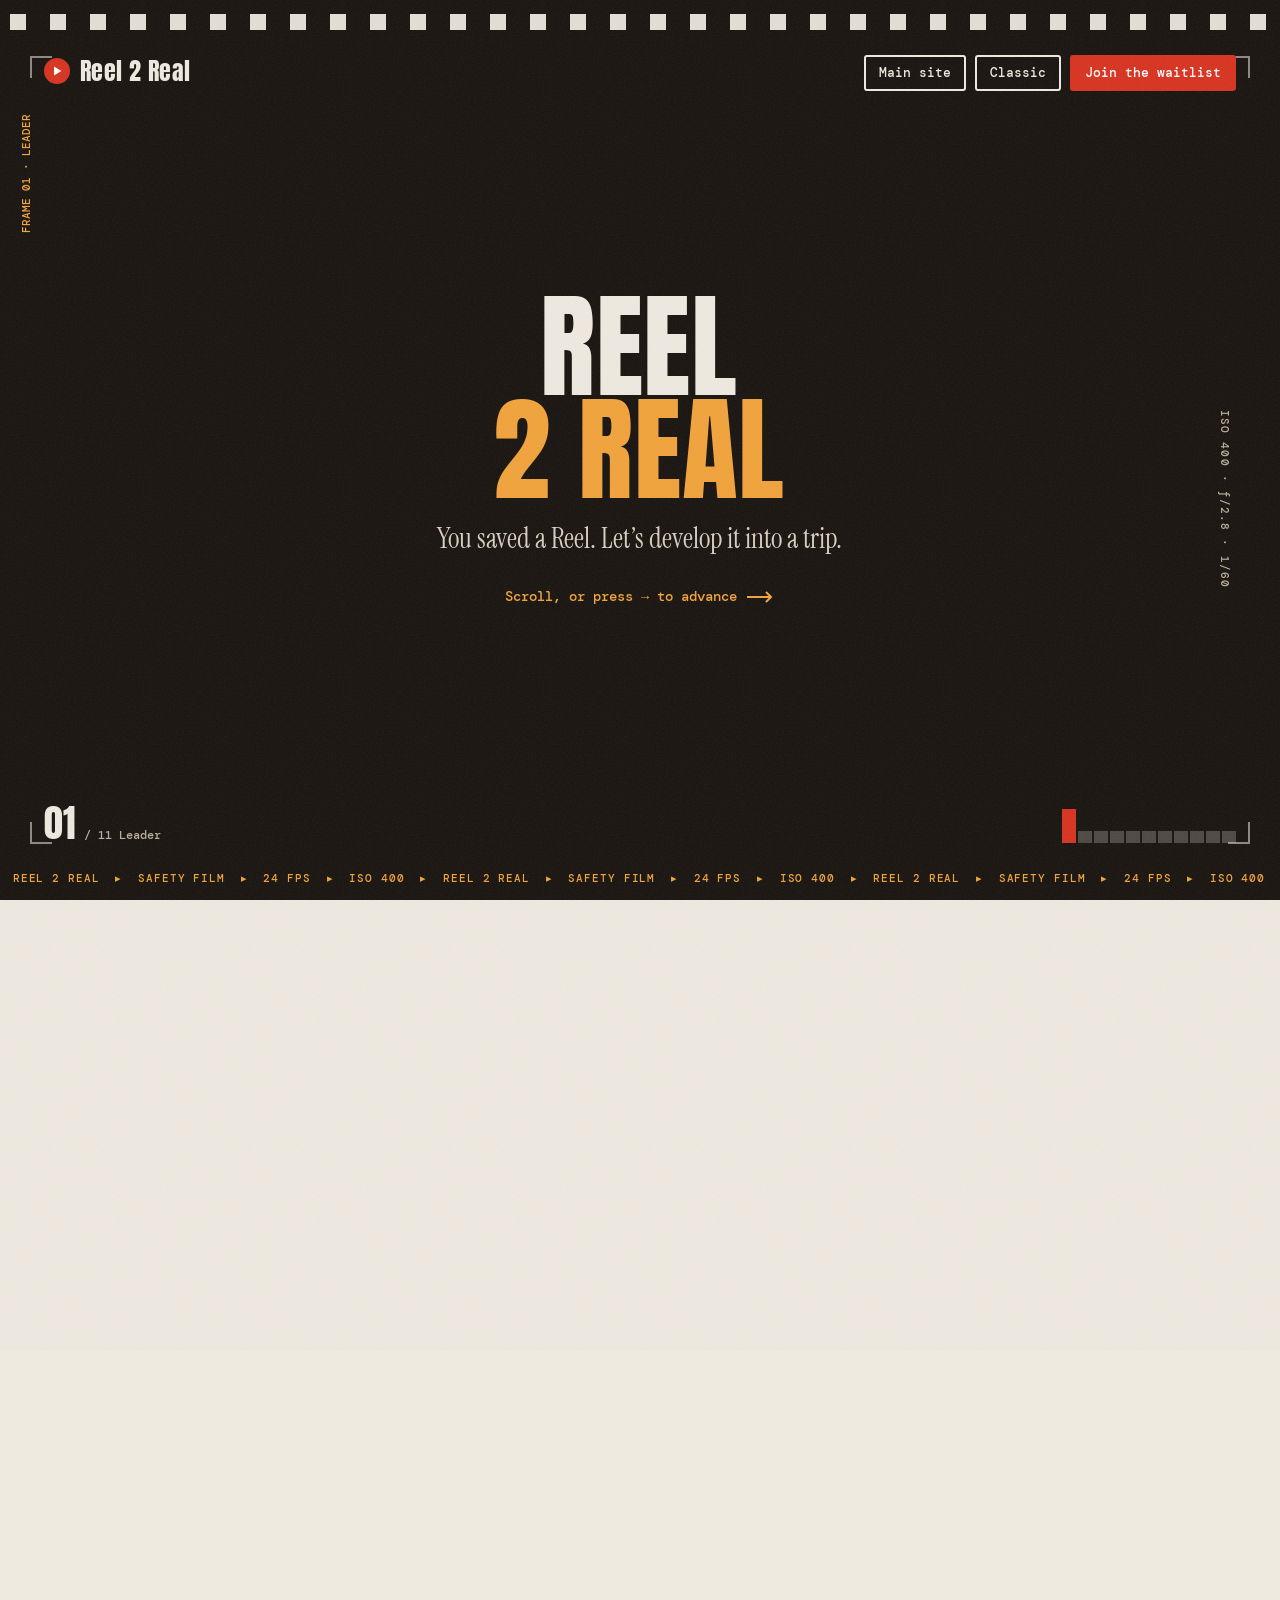
<file: darkroom/index.html>
<!doctype html>
<html lang="en">
<head>
<meta charset="utf-8">
<meta name="viewport" content="width=device-width,initial-scale=1">
<title>Darkroom prototype | Reel 2 Real</title>
<meta name="description" content="An earlier design prototype of the Reel 2 Real website, told as a roll of film.">
<meta name="robots" content="noindex,follow">
<link rel="canonical" href="https://www.reel2real.app/darkroom/">
<link rel="icon" href="../favicon.ico" sizes="48x48">
<link rel="icon" type="image/png" href="../icons/icon-192.png" sizes="192x192">
<link rel="apple-touch-icon" href="../icons/apple-touch-icon.png">
<link rel="manifest" href="../site.webmanifest">
<meta name="theme-color" content="#17120E">
<link rel="preconnect" href="https://fonts.googleapis.com"><link rel="preconnect" href="https://fonts.gstatic.com" crossorigin>
<link href="https://fonts.googleapis.com/css2?family=Anton&family=Caveat:wght@700&family=DM+Mono:wght@400;500&family=Instrument+Serif:ital@0;1&display=swap" rel="stylesheet">
<style>
:root{--paper:#EFEAE0;--paper2:#E4DDCD;--film:#17120E;--amber:#F2A33A;--red:#D8321F;--ink:#1B1713;--mute:#6B6358;--line:rgba(27,23,19,.16);
--disp:'Anton','Impact','Arial Narrow',sans-serif;--serif:'Instrument Serif','Iowan Old Style',Georgia,serif;--mono:'DM Mono',ui-monospace,Menlo,monospace;--hand:'Caveat','Segoe Script',cursive;
--band:44px;--ease:cubic-bezier(.65,0,.2,1);--spring:cubic-bezier(.3,1.5,.5,1);--d:1}
*,*::before,*::after{box-sizing:border-box;margin:0;padding:0}
html{-webkit-text-size-adjust:100%}
body{background:var(--paper);color:var(--ink);font:400 1.05rem/1.5 var(--serif);overflow-x:hidden}
button,input,select{font:inherit;color:inherit}
a{color:inherit}
:focus-visible{outline:3px solid var(--red);outline-offset:3px;border-radius:4px}
[hidden]{display:none!important}
.sr{position:absolute;width:1px;height:1px;overflow:hidden;clip:rect(0 0 0 0)}
.grain{position:fixed;inset:-50%;z-index:90;pointer-events:none;opacity:.09;background-image:url("data:image/svg+xml;utf8,<svg xmlns='http://www.w3.org/2000/svg' width='200' height='200'><filter id='n'><feTurbulence type='fractalNoise' baseFrequency='.9' numOctaves='2' stitchTiles='stitch'/></filter><rect width='200' height='200' filter='url(%23n)'/></svg>");animation:grain 1s steps(6) infinite}
@keyframes grain{0%{transform:translate(0,0)}20%{transform:translate(-5%,3%)}40%{transform:translate(4%,-6%)}60%{transform:translate(-3%,-2%)}80%{transform:translate(6%,4%)}100%{transform:translate(0,0)}}
/* film bands: fixed top and bottom, sprockets travel with the scroll */
.band{position:fixed;left:0;right:0;height:var(--band);background:var(--film);z-index:60;overflow:hidden;color:var(--amber);font:500 .7rem/var(--band) var(--mono);letter-spacing:.08em;white-space:nowrap;--bx:0px}
.band.t{top:0}.band.b{bottom:0}
.band::before{content:"";position:absolute;left:0;right:0;top:50%;height:16px;margin-top:-8px;background:repeating-linear-gradient(90deg,transparent 0 10px,var(--paper) 10px 26px,transparent 26px 40px);background-position-x:var(--bx);border-radius:3px;opacity:.95;-webkit-mask:linear-gradient(#000 0 0);mask:linear-gradient(#000 0 0)}
.band span{position:absolute;top:0;transform:translateX(var(--bx));background:var(--film);padding:0 .8rem}
.band.t span{display:none}
.mark{position:fixed;z-index:70;left:var(--band);top:calc(var(--band) + .9rem);display:flex;align-items:center;gap:.6rem;text-decoration:none;font:400 1.5rem/1 var(--disp);letter-spacing:.02em}
.mark i{width:26px;height:26px;border-radius:50%;background:var(--red);display:grid;place-items:center}
.top-r{position:fixed;z-index:70;right:var(--band);top:calc(var(--band) + .7rem);display:flex;gap:.6rem;align-items:center}
.btn{display:inline-flex;align-items:center;justify-content:center;gap:.5rem;font:500 .95rem var(--mono);text-decoration:none;border:2px solid var(--ink);background:transparent;border-radius:3px;padding:.65rem 1.1rem;cursor:pointer;transition:background .2s,color .2s,transform .25s var(--spring)}
.btn:hover{background:var(--ink);color:var(--paper)}.btn:active{transform:scale(.96)}
.btn.red{background:var(--red);border-color:var(--red);color:#fff}.btn.red:hover{background:var(--ink);border-color:var(--ink)}
.btn.dark{background:var(--ink);color:var(--paper)}.btn.dark:hover{background:var(--red);border-color:var(--red)}
.btn.sm{padding:.45rem .8rem;font-size:.82rem}
/* viewfinder HUD + scrubber */
.hud{position:fixed;z-index:70;left:var(--band);right:var(--band);bottom:calc(var(--band) + .8rem);display:flex;align-items:flex-end;justify-content:space-between;gap:1rem;pointer-events:none;font:500 .74rem var(--mono);color:var(--mute)}
.hud>*{pointer-events:auto}
.counter{font:400 2.4rem/1 var(--disp);color:var(--ink)}.counter small{font:500 .72rem var(--mono);color:var(--mute);margin-left:.5rem}
.scrub{display:flex;align-items:flex-end;gap:2px;height:34px}
.scrub button{width:14px;height:12px;border:0;background:var(--ink);opacity:.25;cursor:pointer;position:relative;transition:height .3s var(--spring),opacity .3s,background .3s;padding:0}
.scrub button:hover{opacity:.7;height:20px}
.scrub button[aria-current="step"]{height:34px;opacity:1;background:var(--red)}
.scrub button::after{content:attr(data-n);position:absolute;bottom:calc(100% + 4px);left:50%;transform:translateX(-50%);font:500 .66rem var(--mono);white-space:nowrap;opacity:0;transition:opacity .2s;color:var(--ink)}
.scrub button:hover::after,.scrub button:focus-visible::after{opacity:1}
.vf{position:fixed;z-index:65;inset:calc(var(--band) + 12px) calc(var(--band) - 14px) calc(var(--band) + 12px);pointer-events:none}
.vf i{position:absolute;width:22px;height:22px;border:2px solid var(--ink);opacity:.55}
.vf i:nth-child(1){left:0;top:0;border-right:0;border-bottom:0}.vf i:nth-child(2){right:0;top:0;border-left:0;border-bottom:0}
.vf i:nth-child(3){left:0;bottom:0;border-right:0;border-top:0}.vf i:nth-child(4){right:0;bottom:0;border-left:0;border-top:0}
.exp{position:fixed;z-index:65;right:calc(var(--band) + 4px);top:calc(50% - 40px);writing-mode:vertical-rl;font:500 .68rem var(--mono);color:var(--mute);letter-spacing:.1em}
/* track */
.h .stage{position:fixed;inset:0;overflow:hidden}
.h .track{display:flex;height:100vh;will-change:transform}
.frame{position:relative;flex:none;width:var(--w,100vw);min-height:100svh;padding:calc(var(--band) + 5.5rem) calc(var(--band) + 3rem) calc(var(--band) + 6.5rem);display:flex;flex-direction:column;justify-content:center;border-right:2px solid var(--line);--p:0}
.fn{position:absolute;left:1.2rem;top:calc(var(--band) + 4.4rem);font:500 .7rem var(--mono);color:var(--mute);writing-mode:vertical-rl;transform:rotate(180deg)}
h1,h2{font:400 clamp(3.4rem,9vw,9rem)/.9 var(--disp);text-transform:uppercase;letter-spacing:.005em}
h2{font-size:clamp(2.6rem,6.4vw,6.4rem)}
.lede{font:400 clamp(1.3rem,2.2vw,1.9rem)/1.25 var(--serif);max-width:26ch;margin-top:1.2rem}
.lede em{color:var(--red)}
.small{font:500 .8rem var(--mono);color:var(--mute)}
.chip{display:inline-block;font:500 .72rem var(--mono);padding:.25rem .6rem;border:1px dashed var(--mute);color:var(--mute);margin-top:.8rem}
.rv{opacity:0;transform:translateY(24px);transition:opacity .8s var(--ease),transform .8s var(--ease);transition-delay:calc(var(--i,0)*110ms)}
.frame.in .rv{opacity:1;transform:none}
/* 0 leader */
#f0{background:var(--film);color:var(--paper);align-items:center;text-align:center}
#f0 .fn{color:var(--amber)}
.count{position:relative;width:min(34vh,300px);aspect-ratio:1;border-radius:50%;border:3px solid var(--paper);display:grid;place-items:center;font:400 min(22vh,200px)/1 var(--disp);opacity:1;transition:opacity .6s,transform .8s var(--ease)}
.count::before,.count::after{content:"";position:absolute;background:var(--paper);opacity:.5}.count::before{left:50%;top:-12%;bottom:-12%;width:1px}.count::after{top:50%;left:-12%;right:-12%;height:1px}
.count i{position:absolute;inset:0;border-radius:50%;background:conic-gradient(rgba(255,255,255,.28) var(--a,0deg),transparent 0)}
.count.gone{opacity:0;transform:scale(.6);position:absolute}
.titleblock{opacity:0;transform:scale(1.06);transition:opacity .9s,transform 1.2s var(--ease);position:absolute;inset:0;display:flex;flex-direction:column;justify-content:center;align-items:center;padding:0 var(--band)}
.titleblock.on{opacity:1;transform:none}
.titleblock h1{color:var(--paper)}
.titleblock h1 span{display:block}
.titleblock h1 span:nth-child(2){color:var(--amber)}
.titleblock .lede{color:#d8d0c0;max-width:32ch;margin-inline:auto}
.cue2{margin-top:2rem;font:500 .85rem var(--mono);color:var(--amber);display:flex;gap:.6rem;align-items:center;animation:slide 1.6s ease-in-out infinite}
@keyframes slide{50%{transform:translateX(10px)}}
/* 1 negatives */
.negs{display:flex;gap:1.6rem;margin-top:2.2rem;flex-wrap:wrap}
.negb{background:var(--film);border:0;padding:12px 10px;width:clamp(150px,15vw,210px);cursor:pointer;position:relative;transition:transform .35s var(--spring);text-align:left;color:var(--amber);box-shadow:0 20px 30px -18px rgba(0,0,0,.5)}
.negb::before,.negb::after{content:"";position:absolute;left:0;right:0;height:8px;background:repeating-linear-gradient(90deg,transparent 0 5px,var(--paper) 5px 11px,transparent 11px 16px);opacity:.8}.negb::before{top:2px}.negb::after{bottom:2px}
.negb .im{display:block;aspect-ratio:4/5;overflow:hidden;margin:6px 0 4px;filter:invert(1) grayscale(1) contrast(.7) brightness(.9)}
.negb .im svg{width:100%;height:100%;display:block}
.negb span.l{display:block;font:500 .72rem var(--mono);padding:2px 2px 6px}
.negb:hover{transform:translateY(-8px) rotate(-1.5deg)}
.negb[aria-pressed="true"]{transform:translateY(-16px) rotate(1deg);outline:3px solid var(--red);outline-offset:3px}
.negb[aria-pressed="true"] span.l::after{content:"  ● picked";color:var(--red)}
/* 2 develop */
#f2{--w:100vw}
.dev{display:grid;grid-template-columns:minmax(0,1fr) minmax(0,1.1fr);gap:clamp(1.5rem,4vw,4rem);align-items:center}
.tray{position:relative;background:#3a342d;padding:18px;border-radius:6px;box-shadow:inset 0 0 0 3px #28231e,0 30px 50px -25px rgba(0,0,0,.6);aspect-ratio:5/4;max-height:58vh;margin-inline:auto;width:100%;max-width:640px}
.liquid{position:absolute;inset:18px;border-radius:3px;background:linear-gradient(135deg,rgba(255,255,255,.07),rgba(255,255,255,0) 40%),#2a2520;overflow:hidden}
.liquid::before{content:"";position:absolute;inset:-30%;background:radial-gradient(40% 30% at 30% 40%,rgba(255,255,255,.1),transparent),radial-gradient(30% 40% at 70% 60%,rgba(255,255,255,.07),transparent);animation:sway 6s ease-in-out infinite alternate}
@keyframes sway{to{transform:translate(8%,-6%) rotate(6deg)}}
.tray.agit .liquid::before{animation-duration:1.2s}
.print{position:absolute;left:50%;top:50%;width:56%;aspect-ratio:4/5;transform:translate(-50%,-50%) rotate(calc(var(--rot,0)*1deg));background:#fff;padding:3.5%;box-shadow:0 14px 30px rgba(0,0,0,.5)}
.print .pic{position:relative;width:100%;height:100%;overflow:hidden;filter:invert(calc(1 - var(--d))) grayscale(calc(1 - var(--d))) contrast(calc(.55 + .45*var(--d))) blur(calc((1 - var(--d))*5px)) brightness(calc(.75 + .25*var(--d)))}
.print .pic svg{width:100%;height:100%;display:block}
.tray.agit .print{animation:wob .5s ease-in-out infinite alternate}
@keyframes wob{from{--rot:-1.5}to{--rot:1.5}}
.safe{position:absolute;inset:0;background:#a01509;mix-blend-mode:multiply;opacity:calc((1 - var(--d))*.55);pointer-events:none;border-radius:6px}
.holdb{position:relative;margin-top:1.6rem;display:inline-flex;align-items:center;gap:1rem;border:2px solid var(--ink);background:var(--paper);padding:.9rem 1.3rem;border-radius:3px;cursor:pointer;font:500 1rem var(--mono);user-select:none;-webkit-user-select:none;touch-action:none;overflow:hidden}
.holdb i{position:absolute;left:0;top:0;bottom:0;width:calc(var(--d)*100%);background:rgba(216,50,31,.22)}
.holdb span{position:relative}
.holdb:active{transform:scale(.98)}
.found{margin-top:1.4rem;opacity:0;transform:translateY(12px);transition:opacity .6s,transform .6s var(--spring)}
.found.on{opacity:1;transform:none}
.found b{font:400 clamp(1.8rem,3.4vw,3rem)/1 var(--disp);text-transform:uppercase;display:block}
.stamp{position:absolute;right:-6%;top:6%;z-index:3;border:3px solid var(--red);color:var(--red);font:400 1.6rem var(--disp);padding:.1rem .6rem;transform:rotate(12deg) scale(2);opacity:0;transition:opacity .2s,transform .35s var(--spring);letter-spacing:.06em}
.stamp.on{opacity:.9;transform:rotate(12deg) scale(1)}
.linkb{background:none;border:0;font:500 .78rem var(--mono);text-decoration:underline;color:var(--mute);cursor:pointer;margin-left:.6rem}
/* 3 price */
#f3{--w:110vw}
.line{position:absolute;left:0;right:0;top:calc(var(--band) + 7rem);height:60px;pointer-events:none}
.line svg{width:100%;height:100%;overflow:visible}
.hang{display:grid;grid-template-columns:auto minmax(0,1fr);gap:clamp(1.5rem,4vw,4rem);align-items:start;margin-top:3.2rem}
.pin2{transform-origin:50% 0;animation:swing 4s ease-in-out infinite alternate;position:relative}
@keyframes swing{from{transform:rotate(-2.2deg)}to{transform:rotate(2.2deg)}}
.peg{position:absolute;left:50%;top:-14px;width:18px;height:40px;margin-left:-9px;background:#c69a62;border-radius:3px;box-shadow:0 2px 0 #9c733f;z-index:2}
.print.hung{position:relative;left:auto;top:auto;transform:none;width:clamp(200px,22vw,300px)}
.print.hung .pic{filter:none}
.tag{position:relative;background:#F7E7A8;padding:1rem 1.2rem 1.1rem;margin-top:1rem;font:700 1.9rem/1 var(--hand);transform:rotate(-2deg);box-shadow:0 10px 16px -8px rgba(0,0,0,.4);clip-path:polygon(0 0,86% 0,100% 20%,100% 100%,0 100%)}
.tag small{display:block;font:500 .72rem var(--mono);margin-top:.4rem;color:var(--mute)}
.ctrls{display:flex;flex-wrap:wrap;gap:.8rem 1.4rem;align-items:center;margin-top:1.2rem}
.seg{display:inline-flex;border:2px solid var(--ink)}.seg button{border:0;background:none;padding:.5rem .9rem;font:500 .85rem var(--mono);cursor:pointer;transition:background .2s,color .2s}.seg button[aria-pressed="true"]{background:var(--ink);color:var(--paper)}
select{font:500 .9rem var(--mono);padding:.45rem .7rem;border:2px solid var(--ink);background:var(--paper)}
.stubs{display:flex;gap:1rem;margin-top:2rem;flex-wrap:wrap}
.stub{background:#fff;border:1px solid var(--line);padding:.8rem 1rem 1rem;min-width:7.2rem;position:relative;transform-origin:50% 0;animation:swing 3.4s ease-in-out infinite alternate;animation-delay:calc(var(--i)*-.6s);box-shadow:0 10px 18px -12px rgba(0,0,0,.4)}
.stub::before{content:"";position:absolute;left:50%;top:-12px;width:2px;height:12px;background:var(--ink)}
.stub b{display:block;font:400 1.8rem/1 var(--disp)}.stub span{font:500 .7rem var(--mono);color:var(--mute)}
.stub i{display:block;height:4px;margin-top:.5rem;background:var(--c);transform-origin:0 50%;transform:scaleX(var(--w,0));transition:transform .8s var(--ease)}
/* 4 sheet */
#f4{--w:112vw}
.sheet{display:grid;grid-template-columns:repeat(4,minmax(0,1fr));gap:12px;margin-top:1.6rem;background:var(--film);padding:26px 14px;position:relative;max-width:960px}
.sheet::before,.sheet::after{content:"";position:absolute;left:0;right:0;height:10px;background:repeating-linear-gradient(90deg,transparent 0 6px,var(--paper) 6px 14px,transparent 14px 22px);opacity:.85}.sheet::before{top:8px}.sheet::after{bottom:8px}
.cell{position:relative;background:#000;aspect-ratio:4/3;overflow:hidden;transition:opacity .4s,filter .4s,transform .4s var(--spring)}
.cell svg{width:100%;height:100%;display:block}
.cell em{position:absolute;left:6px;top:4px;font:500 .62rem var(--mono);color:var(--amber);font-style:normal;text-shadow:0 1px 3px #000}
.cell b{position:absolute;left:0;right:0;bottom:0;padding:1.2rem .5rem .35rem;background:linear-gradient(transparent,rgba(0,0,0,.8));color:#fff;font:500 .72rem var(--mono);display:flex;justify-content:space-between}
.cell.dim{opacity:.22;filter:grayscale(1)}
.cell.ok::after{content:"";position:absolute;inset:3px;border:3px solid var(--red);border-radius:46% 54% 48% 52% / 54% 46% 56% 44%;transform:rotate(-2deg);animation:circ .5s var(--ease) both}
@keyframes circ{from{clip-path:inset(0 100% 0 0)}to{clip-path:inset(0 0 0 0)}}
.cell.new{animation:dropin .8s var(--spring) both}
@keyframes dropin{from{transform:translateY(-40px) rotate(-6deg) scale(.8);opacity:0}}
.keeper{position:absolute;z-index:4;right:6px;top:6px;background:var(--red);color:#fff;font:400 1.05rem var(--disp);padding:.1rem .5rem;letter-spacing:.06em;transform:rotate(6deg)}
.sl{display:flex;align-items:center;gap:1rem;font:500 .85rem var(--mono)}.sl input{accent-color:var(--red);width:min(260px,40vw)}.sl output{font:400 1.8rem/1 var(--disp);min-width:4.5ch}
/* 5 ticket */
#f5{--w:80vw;align-items:center}
.ticket{--tx:0deg;position:relative;width:min(560px,70vw);background:#fff;border:2px solid var(--ink);display:grid;grid-template-columns:1fr auto;transform:perspective(900px) rotateY(var(--tx)) rotate(-3deg);transition:transform .2s;box-shadow:0 30px 50px -30px rgba(0,0,0,.6)}
.frame.in .ticket{animation:tdrop 1.1s var(--spring) both}
@keyframes tdrop{from{transform:translateY(-120%) rotate(8deg);opacity:0}}
.tk1{padding:1.2rem 1.4rem;display:grid;gap:.9rem}
.route{display:flex;align-items:center;gap:1rem;font:400 clamp(2.4rem,5vw,4rem)/1 var(--disp)}
.route small{display:block;font:500 .7rem var(--mono);color:var(--mute)}
.route svg{width:42px;color:var(--red)}
.meta{display:flex;gap:1.6rem;font:500 .78rem var(--mono)}.meta small{display:block;color:var(--mute)}
.tk2{border-left:2px dashed var(--ink);padding:1rem;display:grid;place-items:center;writing-mode:vertical-rl;font:400 1.6rem var(--disp);letter-spacing:.1em;background:repeating-linear-gradient(0deg,#fff 0 6px,#f2eee4 6px 12px)}
.tk2 small{font:500 .62rem var(--mono)}
/* 6 real */
#f6{--w:124vw}
.real{display:grid;grid-template-columns:minmax(0,.9fr) minmax(0,1.5fr);gap:clamp(1.5rem,4vw,4rem);align-items:center}
.pair{display:flex;gap:clamp(1rem,3vw,3rem);align-items:center;justify-content:center}
.pol{position:relative;background:#fff;padding:12px 12px 52px;box-shadow:0 24px 40px -22px rgba(0,0,0,.55);width:clamp(200px,20vw,300px);transform:rotate(var(--r,0deg))}
.pol .ph{aspect-ratio:1;overflow:hidden;background:#cfc7b6;position:relative}
.pol .ph svg,.pol .ph img{width:100%;height:100%;object-fit:cover;display:block}
.pol .cap{position:absolute;left:0;right:0;bottom:10px;text-align:center;font:700 1.45rem/1 var(--hand)}
.pol.reel{--r:-4deg}.pol.reel .ph svg{filter:saturate(1.2)}
.pol.mine{--r:3deg}
.pol .ph.empty{display:grid;place-items:center;text-align:center;padding:1rem;font:500 .8rem var(--mono);color:var(--mute);background:repeating-linear-gradient(45deg,#e7dfcf 0 10px,#efe8da 10px 20px)}
.pol .ph.dev img{animation:devimg 3.6s var(--ease) both}
@keyframes devimg{from{filter:sepia(1) brightness(2.2) contrast(.4) blur(7px);opacity:.15}60%{filter:sepia(.6) brightness(1.3) blur(2px);opacity:.8}to{filter:none;opacity:1}}
.pol .tg{position:absolute;top:-10px;left:50%;transform:translateX(-50%);background:var(--ink);color:var(--paper);font:500 .68rem var(--mono);padding:.15rem .6rem}
.form{display:grid;gap:.7rem;margin-top:1.4rem;max-width:380px}
.form label{font:500 .78rem var(--mono);display:grid;gap:.25rem}
.form input[type=text],.form input[type=number]{border:2px solid var(--ink);background:var(--paper);padding:.55rem .7rem;font:500 .95rem var(--mono)}
.drop{border:2px dashed var(--ink);padding:1rem;text-align:center;font:500 .85rem var(--mono);cursor:pointer;transition:background .2s}
.drop.over{background:rgba(216,50,31,.12)}
.err{color:var(--red);font:500 .82rem var(--mono);min-height:1.2em}
.note{font:500 .72rem var(--mono);color:var(--mute)}
.btnrow{display:flex;gap:.6rem;flex-wrap:wrap}
/* 7-10 */
.vals{display:grid;grid-template-columns:repeat(3,minmax(0,1fr));gap:1.6rem;margin-top:2rem;max-width:980px}
.vals div{border-top:3px solid var(--ink);padding-top:.8rem}.vals h3{font:400 1.6rem var(--disp);text-transform:uppercase}.vals p{font:400 1.1rem/1.3 var(--serif);color:var(--mute);margin-top:.3rem}
.team{display:flex;gap:2rem;margin-top:2rem;flex-wrap:wrap;font:500 .9rem var(--mono)}.team span{display:block;color:var(--mute);font-size:.75rem}
.billing{margin:1.4rem 0}
.plans{display:grid;grid-template-columns:repeat(3,minmax(0,1fr));gap:1.4rem;max-width:1000px}
.plan{background:#fff;border:2px solid var(--ink);padding:1.3rem;position:relative;display:flex;flex-direction:column;gap:.8rem;transition:transform .3s var(--spring)}
.plan:hover{transform:translateY(-6px) rotate(-.6deg)}
.plan.best{background:var(--film);color:var(--paper)}
.plan h3{font:400 1.8rem var(--disp);text-transform:uppercase}
.price{display:flex;align-items:baseline;gap:.5rem}.price b{font:400 3.6rem/1 var(--disp)}.price span{font:500 .75rem var(--mono);color:var(--mute)}
.plan ul{list-style:none;display:grid;gap:.4rem;flex:1;font:400 1.05rem/1.25 var(--serif)}.plan li::before{content:"◼ ";color:var(--red);font-size:.7em}
.pill{position:absolute;top:-.8rem;right:1rem;background:var(--red);color:#fff;font:500 .7rem var(--mono);padding:.15rem .6rem}
.faqs{max-width:820px;display:grid;gap:0;margin-top:1.4rem}
.faqs details{border-top:2px solid var(--ink);padding:0}.faqs details:last-child{border-bottom:2px solid var(--ink)}
.faqs summary{list-style:none;cursor:pointer;padding:.9rem 2rem .9rem 0;font:400 1.35rem/1.1 var(--disp);text-transform:uppercase;position:relative}
.faqs summary::-webkit-details-marker{display:none}
.faqs summary::after{content:"+";position:absolute;right:0;top:.55rem;font:400 1.8rem var(--mono);transition:transform .3s}
.faqs details[open] summary::after{transform:rotate(45deg);color:var(--red)}
.faqs details p{padding:0 2rem 1rem 0;font:400 1.15rem/1.35 var(--serif);color:var(--mute);animation:fq .35s both}
@keyframes fq{from{opacity:0;transform:translateY(-6px)}}
#f10{background:var(--film);color:var(--paper);align-items:flex-start}
#f10 .fn{color:var(--amber)}
#f10 h2{color:var(--paper)}#f10 .lede{color:#d8d0c0}
.wlf{display:grid;gap:.6rem;margin-top:1.6rem;max-width:520px}
.wlf label{font:500 .78rem var(--mono);color:var(--amber)}
.wlf input,.wlf select{border:2px solid var(--paper);background:transparent;color:var(--paper);padding:.8rem 1rem;font:500 1rem var(--mono)}
.wlf select option{color:#000}
.wlerr{color:#ff8d7e;font:500 .82rem var(--mono);min-height:1.2em}
.end{font:400 clamp(1.2rem,2vw,1.6rem) var(--serif);margin-top:2.4rem;color:var(--amber)}
.flash{position:fixed;inset:0;background:#fff;z-index:100;opacity:0;pointer-events:none}
.flash.go{animation:flash 1s ease-out}
@keyframes flash{0%{opacity:0}8%{opacity:1}100%{opacity:0}}
.ok2{display:grid;gap:.6rem;margin-top:1.4rem;max-width:520px}.ok2 b{font:400 clamp(2rem,4vw,3.4rem)/1 var(--disp);text-transform:uppercase;color:var(--amber)}
/* vertical (mobile / reduced motion): the film runs down the page */
body:not(.h){--band:0px}
body:not(.h) .band,body:not(.h) .vf,body:not(.h) .exp,body:not(.h) .scrub{display:none}
body:not(.h) .mark{position:absolute;left:1rem;top:1rem}
body:not(.h) .top-r{position:fixed;right:.8rem;top:.7rem}
body:not(.h) .hud{position:fixed;left:auto;right:.8rem;bottom:.8rem}
body:not(.h) .counter{font-size:1.4rem;background:var(--paper);padding:.2rem .6rem;border:2px solid var(--ink)}
body:not(.h) .frame{width:auto;min-height:100svh;padding:5.5rem 2.2rem 5rem;border-right:0;border-bottom:2px solid var(--line);border-inline:0}
body:not(.h) .frame::before,body:not(.h) .frame::after{content:"";position:absolute;top:0;bottom:0;width:22px;background:var(--film)}
body:not(.h) .frame::before{left:0}body:not(.h) .frame::after{right:0}
body:not(.h) .frame{box-shadow:inset 11px 0 0 -3px transparent}
body:not(.h) .fn{display:none}
body:not(.h) .dev,body:not(.h) .real,body:not(.h) .hang{grid-template-columns:1fr}
body:not(.h) .vals,body:not(.h) .plans{grid-template-columns:1fr}
body:not(.h) .sheet{grid-template-columns:repeat(2,minmax(0,1fr))}
body:not(.h) .pair{flex-wrap:wrap}
body:not(.h) #f0{min-height:100svh}
body:not(.h) .tray{max-height:none}
body:not(.h) .top-r .btn:not(.red){display:none}
@media (prefers-reduced-motion:reduce){*,*::before,*::after{animation-duration:.01ms!important;animation-iteration-count:1!important;transition-duration:.01ms!important}.rv{opacity:1;transform:none}.grain{display:none}}
@property --rot{syntax:'<number>';inherits:true;initial-value:0}
#f7 .lede{max-width:34ch}
.frame>.chip,.frame>.seg,.frame>.sl,.frame>.faqs{align-self:flex-start}
#f6 h2{font-size:clamp(2.2rem,4.4vw,4.4rem)}
.h #f6 .real{grid-template-columns:minmax(0,1fr) minmax(0,1.3fr)}
body.dk .mark,body.dk .counter{color:var(--paper)}
body.dk .top-r .btn:not(.red){color:var(--paper);border-color:var(--paper)}
body.dk .scrub button:not([aria-current]){background:var(--paper)}
body.dk .vf i{border-color:var(--paper)}
body.dk .exp,body.dk .counter small{color:#b9ae9a}
body:not(.h) .seg{flex-wrap:wrap}
body:not(.h) .frame>*{max-width:100%;min-width:0}
body:not(.h) .stubs{gap:.8rem}
body:not(.h) .sl{flex-wrap:wrap}
body:not(.h) .sheet{max-width:100%}
body:not(.h) .tray{aspect-ratio:1}
body:not(.h) .print.hung{width:min(60vw,260px)}
body:not(.h) .real,body:not(.h) .hang,body:not(.h) .dev{min-width:0}
body:not(.h) .pol{width:min(42vw,200px)}
body:not(.h) .stamp{right:2%}body:not(.h) .tray{overflow:hidden}
html{overflow-x:clip}body:not(.h) .tray{overflow:hidden}body:not(.h) .stamp{right:2%}
</style>
</head>
<body>
<svg width="0" height="0" style="position:absolute" aria-hidden="true"><defs><linearGradient id="sky" x1="0" y1="0" x2="0" y2="1"><stop offset="0" stop-color="#3D5A80"/><stop offset=".45" stop-color="#EE8C5E"/><stop offset=".62" stop-color="#F7C873"/></linearGradient><symbol id="santorini" viewBox="0 0 90 160" preserveAspectRatio="xMidYMid slice">
      <rect width="90" height="160" fill="url(#sky)"/>
      <circle cx="30" cy="92" r="9" fill="#FFE2A0"/>
      <rect y="96" width="90" height="64" fill="#1F4E79"/>
      <path d="M90 70 L60 78 L48 95 L40 115 L42 160 L90 160Z" fill="#8C6A5A"/>
      <g fill="#FBFBF8"><rect x="58" y="74" width="12" height="9"/><rect x="72" y="70" width="14" height="10"/><rect x="52" y="86" width="10" height="8"/><rect x="64" y="85" width="15" height="9"/><rect x="47" y="98" width="12" height="9"/><rect x="61" y="97" width="12" height="9"/><rect x="75" y="94" width="13" height="10"/><rect x="45" y="110" width="14" height="10"/><rect x="62" y="110" width="11" height="9"/></g>
      <g fill="#2563C9"><path d="M72 70a7 7 0 0 1 14 0z"/><path d="M64 85a5 5 0 0 1 10 0z"/><path d="M47 98a5 5 0 0 1 10 0z"/></g>
    </symbol></defs></svg>
<a class="sr" href="#f10">Skip to the waitlist</a>
<div class="grain" aria-hidden="true"></div><div class="flash" id="flash" aria-hidden="true"></div>
<div class="band t" aria-hidden="true"></div>
<div class="band b" aria-hidden="true"><span>REEL 2 REAL &nbsp;▸&nbsp; SAFETY FILM &nbsp;▸&nbsp; 24 FPS &nbsp;▸&nbsp; ISO 400 &nbsp;▸&nbsp; REEL 2 REAL &nbsp;▸&nbsp; SAFETY FILM &nbsp;▸&nbsp; 24 FPS &nbsp;▸&nbsp; ISO 400 &nbsp;▸&nbsp; REEL 2 REAL &nbsp;▸&nbsp; SAFETY FILM &nbsp;▸&nbsp; 24 FPS &nbsp;▸&nbsp; ISO 400</span></div>
<div class="vf" aria-hidden="true"><i></i><i></i><i></i><i></i></div>
<div class="exp" aria-hidden="true">ISO 400 · f/2.8 · 1/60</div>
<a class="mark" href="#f0" aria-label="Reel 2 Real, back to the start"><i><svg width="12" height="12" viewBox="0 0 12 12"><path d="M3 1.5v9l7.5-4.5z" fill="#fff"/></svg></i>Reel 2 Real</a>
<nav class="top-r" aria-label="Prototype navigation"><a class="btn sm" href="../">Main site</a><a class="btn sm" href="../classic/">Classic</a><a class="btn sm red" href="#f10" data-go="10">Join the waitlist</a></nav>
<div class="hud"><div class="counter" id="counter" aria-live="off">01<small id="cname">Leader</small></div><div class="scrub" id="scrub" role="group" aria-label="Frames"><button type="button" data-n="Leader" aria-label="Go to frame 1: Leader"></button><button type="button" data-n="Negatives" aria-label="Go to frame 2: Negatives"></button><button type="button" data-n="Develop" aria-label="Go to frame 3: Develop"></button><button type="button" data-n="Price" aria-label="Go to frame 4: Price"></button><button type="button" data-n="Contact sheet" aria-label="Go to frame 5: Contact sheet"></button><button type="button" data-n="Ticket" aria-label="Go to frame 6: Ticket"></button><button type="button" data-n="Real" aria-label="Go to frame 7: Real"></button><button type="button" data-n="About" aria-label="Go to frame 8: About"></button><button type="button" data-n="Pricing" aria-label="Go to frame 9: Pricing"></button><button type="button" data-n="FAQ" aria-label="Go to frame 10: FAQ"></button><button type="button" data-n="Waitlist" aria-label="Go to frame 11: Waitlist"></button></div></div>

<div id="spacer" aria-hidden="true"></div>
<main class="stage" id="stage"><div class="track" id="track">

<section class="frame in" id="f0" aria-label="Reel 2 Real"><span class="fn">FRAME 01 · LEADER</span>
 <div class="count" id="count" aria-hidden="true"><i id="cfill"></i><b id="cnum">5</b></div>
 <div class="titleblock" id="title"><h1><span>Reel</span><span>2 Real</span></h1><p class="lede">You saved a Reel. Let’s develop it into a trip.</p><div class="cue2">Scroll, or press → to advance <svg width="26" height="12" viewBox="0 0 26 12" fill="none" stroke="currentColor" stroke-width="2"><path d="M0 6h24M19 1l5 5-5 5"/></svg></div></div>
</section>

<section class="frame" id="f1" aria-label="Pick a negative"><span class="fn">FRAME 02 · NEGATIVES</span>
 <h2 class="rv">Four saved Reels.<br>Pick one.</h2>
 <p class="lede rv" style="--i:1">They look like negatives because nothing has happened yet.</p>
 <div class="negs rv" style="--i:2" id="negs" role="group" aria-label="Saved Reels"></div>
 <span class="chip rv" style="--i:3">Simulated: these are four drawn examples, not real Instagram posts.</span>
</section>

<section class="frame" id="f2" aria-label="Develop the Reel"><span class="fn">FRAME 03 · DEVELOP</span>
 <div class="dev" id="dev">
  <div>
   <h2 class="rv">Hold to<br>develop.</h2>
   <p class="lede rv" style="--i:1">Press and hold. Release to pause. The image arrives slowly, the way it used to.</p>
   <button class="holdb rv" style="--i:2" id="holdb" type="button" aria-describedby="holdhelp"><i></i><span id="holdl">Hold to develop</span></button><button class="linkb" id="skipdev" type="button">or develop instantly</button>
   <p class="small" id="holdhelp" style="margin-top:.6rem">Keyboard: hold Space or Enter.</p>
   <div class="found" id="found" role="status"><b id="fname">—</b><span class="small" id="fsub"></span><br><span class="chip">Simulated: you chose this place. The real app is meant to detect it from a Reel’s caption with AI, which isn’t built into this page.</span></div>
  </div>
  <div class="tray" id="tray"><div class="liquid"></div><div class="print" id="devprint"><div class="pic" id="devpic"></div></div><div class="stamp" id="stamp">DEVELOPED</div><div class="safe"></div></div>
 </div>
</section>

<section class="frame" id="f3" aria-label="Price the trip"><span class="fn">FRAME 04 · PRICE</span>
 <div class="line" aria-hidden="true"><svg viewBox="0 0 100 10" preserveAspectRatio="none"><path d="M0 2 Q50 9 100 2" stroke="#1B1713" stroke-width="2" fill="none" vector-effect="non-scaling-stroke"/></svg></div>
 <div class="hang">
  <div class="pin2"><span class="peg"></span><div class="print hung"><div class="pic" id="hpic"></div></div><div class="tag"><span id="ttotal">$0</span><small id="tsub">estimate for 1 traveller</small></div></div>
  <div>
   <h2 class="rv">What it costs<br>to be there.</h2>
   <div class="ctrls rv" style="--i:1">
    <label class="small">From <select id="orig" aria-label="Departure city"></select></label>
    <div class="seg" id="nights" role="group" aria-label="Nights"><button type="button" data-v="3">3 nights</button><button type="button" data-v="5" aria-pressed="true">5</button><button type="button" data-v="7">7</button></div>
    <div class="seg" id="prof" role="group" aria-label="Travel style"></div>
   </div>
   <div class="stubs" id="stubs"></div>
   <span class="chip">Estimate: built from the placeholder price table in this prototype, in USD. Not live prices.</span>
  </div>
 </div>
</section>

<section class="frame" id="f4" aria-label="Contact sheet"><span class="fn">FRAME 05 · CONTACT SHEET</span>
 <h2 class="rv">Circle what<br>fits your budget.</h2>
 <div class="sl rv" style="--i:1"><label for="bud">Budget</label><input id="bud" type="range" min="400" max="4000" step="50" value="2400"><output id="budo" for="bud">$2,400</output><span class="small" id="budhint"></span></div>
 <div class="sheet rv" style="--i:2" id="sheet"></div>
</section>

<section class="frame" id="f5" aria-label="Your ticket"><span class="fn">FRAME 06 · TICKET</span>
 <div style="display:grid;gap:1.6rem;justify-items:start">
  <h2 class="rv">Out of the<br>darkroom.</h2>
  <div class="ticket" id="ticket"><div class="tk1"><div class="route"><div id="tfrom">PRG<small>Prague</small></div><svg viewBox="0 0 42 16" fill="none" stroke="currentColor" stroke-width="2.5"><path d="M0 8h38M31 1l8 7-8 7"/></svg><div id="tto">KIX<small>Kyoto</small></div></div><div class="meta"><div><small>Nights</small><b id="tn">5</b></div><div><small>Style</small><b id="tp">Standard</b></div><div><small>Estimate</small><b id="tt">$0</b></div></div></div><div class="tk2"><span>R2R</span><small>SAMPLE</small></div></div>
  <span class="chip">Simulated ticket: nothing is booked, and no airline is involved.</span>
 </div>
</section>

<section class="frame" id="f6" aria-label="Make your print"><span class="fn">FRAME 07 · THE REAL ONE</span>
 <div class="real">
  <div>
   <h2 class="rv">Now go.<br>Then develop yours.</h2>
   <p class="lede rv" style="--i:1">When you’ve been, add your own photo next to the Reel. It never leaves your browser.</p>
   <div class="form">
    <label class="drop" id="drop" tabindex="0">Choose or drop a photo<input class="sr" type="file" id="file" accept="image/*"></label>
    <label>Caption<input type="text" id="cap" maxlength="28" value="Actually here."></label>
    <div class="err" id="ferr" role="alert"></div>
    <div class="btnrow"><button class="btn dark" id="dl" type="button" disabled>Download your print</button></div>
    <span class="note">Your photo stays on this device. The download is a PNG made in your browser.</span>
   </div>
  </div>
  <div class="pair"><div class="pol reel"><span class="tg">THE REEL</span><div class="ph" id="rpic"></div><div class="cap" id="rcap">saved</div></div><div class="pol mine"><span class="tg">YOURS</span><div class="ph empty" id="mpic">Your photo develops here</div><div class="cap" id="mcap">Actually here.</div></div></div>
 </div>
</section>

<section class="frame" id="f7" aria-label="About"><span class="fn">FRAME 08 · ABOUT</span>
 <h2 class="rv">About<br>Reel 2 Real.</h2>
 <p class="lede rv" style="--i:1">We think the distance between a saved Reel and a real trip should be one tap.</p>
 <div class="vals rv" style="--i:2"><div><h3>Start from the Reel</h3><p>The idea begins where you already find it: a Reel or a TikTok.</p></div><div><h3>Price the whole thing</h3><p>Flights, stay and daily costs in one number, labelled live or estimated.</p></div><div><h3>Keep it honest</h3><p>Where something is simulated, we say so.</p></div></div>
 <div class="team rv" style="--i:3"><div>Caden<span>Lead developer</span></div><div>Dz9knath<span>Contributor</span></div><span class="chip" style="margin:0">Team bios are placeholders.</span></div>
</section>

<section class="frame" id="f8" aria-label="Pricing"><span class="fn">FRAME 09 · PRICING</span>
 <h2 class="rv">Pricing <span class="small" style="font-size:1rem">draft</span></h2>
 <div class="seg billing rv" style="--i:1" id="bill" role="group" aria-label="Billing"><button type="button" data-v="m" aria-pressed="true">Monthly</button><button type="button" data-v="y">Yearly, save 25%</button></div>
 <div class="plans rv" style="--i:2">
  <div class="plan"><h3>Free</h3><div class="price"><b>$0</b><span>always</span></div><ul><li>Save Reels to lists</li><li>Estimated trip prices</li><li>3 saved trips</li></ul></div>
  <div class="plan best"><span class="pill">Draft favourite</span><h3>Traveller</h3><div class="price"><b data-m="5" data-y="45" id="p1">$5</b><span id="p1u">per month</span></div><ul><li>Ad-free</li><li>Unlimited saves</li><li>Find my holiday</li></ul></div>
  <div class="plan"><h3>Crew</h3><div class="price"><b data-m="12" data-y="108" id="p2">$12</b><span id="p2u">per month</span></div><ul><li>Everything in Traveller</li><li>Shared collections for the group</li><li>Vote on the next destination</li></ul></div>
 </div>
 <span class="chip">Draft numbers for layout. Nothing is on sale yet.</span>
</section>

<section class="frame" id="f9" aria-label="FAQ"><span class="fn">FRAME 10 · FAQ</span>
 <h2 class="rv">Questions</h2>
 <div class="faqs rv" style="--i:1" id="faqs">
  <details><summary>Is Reel 2 Real available yet?</summary><p>No. This site is a prototype of the idea. Join the waitlist and we’ll tell you when there is something to try.</p></details>
  <details><summary>Does it work with TikTok?</summary><p>For now it works with Instagram. TikTok integration plans are coming in the future. The Reels on this page are drawn examples.</p></details>
  <details><summary>Are the prices real?</summary><p>They’re estimates from a placeholder table, in US dollars. Real prices would be labelled live, with the time they were fetched.</p></details>
  <details><summary>Does it book anything?</summary><p>No. The ticket in this prototype is a sample.</p></details>
  <details><summary>What happens to my photo?</summary><p>It stays in your browser. Nothing is uploaded.</p></details>
  <details><summary>Do I need an account?</summary><p>No. There’s no login on this site.</p></details>
 </div>
</section>

<section class="frame" id="f10" aria-label="Join the waitlist"><span class="fn">FRAME 11 · THE END</span>
 <h2>Save a frame<br>for yourself.</h2>
 <p class="lede">Leave your email and we’ll write when Reel 2 Real is ready.</p>
 <form class="wlf" id="wl" novalidate><label for="wle">Email</label><input id="wle" type="email" autocomplete="email" placeholder="you@example.com" required><label for="wlo">Where do you travel from?</label><select id="wlo"></select><div class="wlerr" id="wlerr" role="alert"></div><button class="btn red" type="submit">Join the waitlist</button></form>
 <div class="ok2" id="wlok" hidden role="status"><b>You’re on the strip.</b><span class="small" id="wlnote"></span><button class="btn" id="rew" type="button" style="color:var(--paper);border-color:var(--paper)">Rewind to the start</button></div>
 <p class="end">That’s a wrap.</p><p class="small" style="margin-top:1rem;color:#b9ae9a"><a href="../about/">About</a> · <a href="../terms/">Terms and privacy</a> · <a href="mailto:reel2real.app@gmail.com">reel2real.app@gmail.com</a> · <a href="https://instagram.com/reel2real.app" rel="noopener">@reel2real.app</a></p>
</section>

</div></main>
<script>
window.UP = (function () {
  'use strict';
  const $ = (s, r) => (r || document).querySelector(s);
  const $$ = (s, r) => Array.from((r || document).querySelectorAll(s));
  const eur = (v) => '€' + Math.round(v).toLocaleString('en-US');
  const NS = 'http://www.w3.org/2000/svg';

  /* Land mask from the demo: 144 x 60 grid, 4 cells per hex digit */
  const MASK = '[base64]';

  /* Example catalogue, from the demo (illustrative estimates from Prague, EUR) */
  const PLACES = {
    santorini: { name: 'Oia, Santorini', short: 'Oia', country: 'Greece', lat: 36.46, lng: 25.38, fl: 260, stay: [70, 140, 260], day: [40, 70, 120], cats: ['islands'] },
    machu: { name: 'Machu Picchu', short: 'Machu Picchu', country: 'Peru', lat: -13.16, lng: -72.54, fl: 1100, stay: [40, 90, 250], day: [40, 70, 130], cats: ['nature', 'adventure', 'culture'] },
    inari: { name: 'Fushimi Inari, Kyoto', short: 'Fushimi Inari', country: 'Japan', lat: 34.97, lng: 135.77, fl: 850, stay: [45, 110, 260], day: [45, 75, 140], cats: ['culture', 'nature'] },
    burj: { name: 'Burj Khalifa, Dubai', short: 'Burj Khalifa', country: 'UAE', lat: 25.2, lng: 55.27, fl: 380, stay: [60, 150, 350], day: [50, 90, 180], cats: ['cities'] },
    taj: { name: 'Taj Mahal, Agra', short: 'Taj Mahal', country: 'India', lat: 27.18, lng: 78.04, fl: 520, stay: [25, 70, 200], day: [25, 45, 100], cats: ['culture'] },
    plitvice: { name: 'Plitvice Lakes', short: 'Plitvice Lakes', country: 'Croatia', lat: 44.87, lng: 15.58, fl: 90, stay: [45, 100, 180], day: [30, 55, 95], cats: ['nature', 'adventure'] },
    sagrada: { name: 'Sagrada Família, Barcelona', short: 'Sagrada Família', country: 'Spain', lat: 41.4, lng: 2.17, fl: 140, stay: [55, 110, 220], day: [35, 60, 110], cats: ['cities', 'culture'] },
    szechenyi: { name: 'Széchenyi Baths, Budapest', short: 'Széchenyi Baths', country: 'Hungary', lat: 47.52, lng: 19.08, fl: 40, stay: [35, 75, 160], day: [25, 45, 90], cats: ['cities', 'wellness'] },
    europa: { name: 'Europa-Park', short: 'Europa-Park', country: 'Germany', lat: 48.27, lng: 7.72, fl: 110, stay: [60, 150, 260], day: [75, 95, 140], cats: [] },
    disney: { name: 'Disneyland Paris', short: 'Disneyland Paris', country: 'France', lat: 48.87, lng: 2.78, fl: 150, stay: [80, 160, 320], day: [90, 120, 170], cats: [] },
    rijks: { name: 'Rijksmuseum, Amsterdam', short: 'Rijksmuseum', country: 'Netherlands', lat: 52.36, lng: 4.89, fl: 130, stay: [75, 150, 290], day: [45, 75, 130], cats: [] },
    colosseum: { name: 'Colosseum, Rome', short: 'Colosseum', country: 'Italy', lat: 41.89, lng: 12.49, fl: 120, stay: [55, 115, 230], day: [35, 60, 110], cats: [] }
  };
  const SHOWN = ['santorini', 'machu', 'inari', 'burj', 'taj', 'plitvice', 'sagrada', 'szechenyi'];
  const PROFILES = [
    { name: 'Student', tier: 0, flight: 0.7, stay: 0.45, day: 0.7, personal: 10, blurb: 'Hostel dorms, cheapest transport, street food and free sights.' },
    { name: 'Budget', tier: 0, flight: 1, stay: 1, day: 1, personal: 0, blurb: 'Affordable, practical rooms and simple meals.' },
    { name: 'Standard', tier: 1, flight: 1.25, stay: 1, day: 1, personal: 0, blurb: 'Balanced comfort and value: 3-star stays, regular meals.', tag: 'Balanced' },
    { name: 'Comfort+', tier: 2, flight: 2, stay: 1, day: 1, personal: 0, blurb: 'Premium stays, flexible fares and paid experiences.' }
  ];
  function estimate(k, pr, nights) {
    const p = PLACES[k], days = nights + 1;
    const transport = Math.round(p.fl * pr.flight);
    const stay = Math.round(p.stay[pr.tier] * pr.stay * nights);
    const daily = Math.round(p.day[pr.tier] * pr.day * days);
    const personal = Math.round(pr.personal * days);
    const tax = Math.round((transport + stay + daily + personal) * 0.08);
    return { transport, stay, daily, personal, tax, total: transport + stay + daily + personal + tax };
  }

  /* ---------- illustrated scenes (viewBox 300 x 330) ---------- */
  const svgWrap = (inner, defs) => '<svg viewBox="0 0 300 330" preserveAspectRatio="xMidYMid slice" aria-hidden="true">' + (defs ? '<defs>' + defs + '</defs>' : '') + inner + '</svg>';
  const grad = (id, stops) => '<linearGradient id="' + id + '" x1="0" y1="0" x2="0" y2="1">' + stops.map((s) => '<stop offset="' + s[0] + '" stop-color="' + s[1] + '"/>').join('') + '</linearGradient>';
  const SCENES = {
    santorini: () => '<svg viewBox="0 0 300 330" preserveAspectRatio="xMidYMid slice" aria-hidden="true"><use href="#santorini" width="300" height="330"/></svg>',
    machu: () => svgWrap(
      '<rect width="300" height="330" fill="url(#g-machu)"/><circle cx="220" cy="92" r="26" fill="#FFF3CF" opacity=".9"/>' +
      '<g fill="#fff" opacity=".85"><ellipse cx="70" cy="86" rx="46" ry="10"/><ellipse cx="108" cy="78" rx="30" ry="9"/><ellipse cx="240" cy="150" rx="40" ry="8"/></g>' +
      '<path d="M0 190 L50 140 L95 175 L150 120 L210 178 L260 138 L300 170 V330 H0Z" fill="#8DB5A6"/>' +
      '<path d="M120 330 L170 150 L196 60 L214 150 L270 330Z" fill="#3F7261"/><path d="M196 60 L214 150 L240 250 L206 160Z" fill="#2F5B4B" opacity=".55"/>' +
      '<path d="M0 250 Q90 215 170 240 T300 225 V330 H0Z" fill="#5E9477"/>' +
      '<g fill="#D8D0B4"><rect x="86" y="236" width="70" height="9" rx="2"/><rect x="74" y="246" width="94" height="9" rx="2"/><rect x="60" y="256" width="120" height="9" rx="2"/><rect x="102" y="224" width="26" height="12" rx="2"/><rect x="132" y="228" width="18" height="8" rx="2"/></g>' +
      '<path d="M0 285 Q100 262 190 282 T300 270 V330 H0Z" fill="#2F5B4B"/>',
      grad('g-machu', [[0, '#9ED4E6'], [0.7, '#F7E6C6'], [1, '#FBE9D0']])),
    inari: () => {
      let g = '<rect width="300" height="330" fill="url(#g-inari)"/><circle cx="150" cy="120" r="48" fill="#FFD9A0" opacity=".8"/><path d="M0 170 Q70 130 150 160 T300 140 V330 H0Z" fill="#4A2133"/><path d="M138 330 L146 175 H154 L162 330Z" fill="#6B3042"/>';
      for (let i = 7; i >= 0; i--) {
        const s = Math.pow(0.8, i), h = 215 * s, w = 130 * s, bottom = 330 - (1 - s) * 120 - 4, top = bottom - h, cx = 150;
        g += '<g fill="' + (i > 3 ? '#C23A2E' : '#E0452F') + '"><rect x="' + (cx - w / 2 - 14 * s) + '" y="' + top + '" width="' + (w + 28 * s) + '" height="' + 15 * s + '" rx="' + 3 * s + '"/><rect x="' + (cx - w / 2 + 4 * s) + '" y="' + (top + 34 * s) + '" width="' + (w - 8 * s) + '" height="' + 10 * s + '"/><rect x="' + (cx - w / 2) + '" y="' + top + '" width="' + 17 * s + '" height="' + h + '"/><rect x="' + (cx + w / 2 - 17 * s) + '" y="' + top + '" width="' + 17 * s + '" height="' + h + '"/></g><rect x="' + (cx - w / 2 - 14 * s) + '" y="' + top + '" width="' + (w + 28 * s) + '" height="' + 4 * s + '" fill="#2A1620"/>';
      }
      return svgWrap(g, grad('g-inari', [[0, '#3D5A80'], [0.45, '#EE8C5E'], [1, '#F7C873']]));
    },
    burj: () => svgWrap(
      '<rect width="300" height="330" fill="url(#g-burj)"/><circle cx="215" cy="190" r="34" fill="#FFE2A0"/>' +
      '<g fill="#12233F"><rect x="10" y="230" width="30" height="100"/><rect x="44" y="205" width="26" height="125"/><rect x="74" y="245" width="34" height="85"/><rect x="190" y="220" width="30" height="110"/><rect x="224" y="196" width="28" height="134"/><rect x="256" y="238" width="44" height="92"/></g>' +
      '<path d="M146 40 L150 8 L154 40 L160 90 L168 150 L180 330 H120 L132 150 L140 90Z" fill="#0E1C36"/><path d="M150 8 L154 40 L160 90 L168 150 L180 330 H150Z" fill="#1B3358"/>' +
      '<g fill="#F7C873" opacity=".85"><rect x="15" y="240" width="4" height="4"/><rect x="24" y="256" width="4" height="4"/><rect x="50" y="222" width="4" height="4"/><rect x="58" y="244" width="4" height="4"/><rect x="198" y="236" width="4" height="4"/><rect x="232" y="214" width="4" height="4"/><rect x="238" y="240" width="4" height="4"/><rect x="266" y="256" width="4" height="4"/></g>' +
      '<rect y="290" width="300" height="40" fill="#0B1A33"/><path d="M0 306 H300 M0 318 H300" stroke="#F7C873" stroke-opacity=".25"/>',
      grad('g-burj', [[0, '#1B2A49'], [0.55, '#E86A48'], [0.85, '#F7C873']])),
    taj: () => svgWrap(
      '<rect width="300" height="330" fill="url(#g-taj)"/><circle cx="60" cy="80" r="22" fill="#FFF1D6" opacity=".9"/>' +
      '<g fill="#FBFBF8"><rect x="86" y="150" width="14" height="96"/><rect x="200" y="150" width="14" height="96"/><rect x="40" y="188" width="12" height="58"/><rect x="248" y="188" width="12" height="58"/><rect x="104" y="196" width="92" height="50"/><circle cx="150" cy="170" r="38"/><rect x="146" y="116" width="8" height="18"/><circle cx="93" cy="146" r="9"/><circle cx="207" cy="146" r="9"/><circle cx="46" cy="184" r="7"/><circle cx="254" cy="184" r="7"/></g>' +
      '<path d="M134 246 V220 a16 16 0 0 1 32 0 V246Z" fill="#C9D6D6"/><rect x="0" y="246" width="300" height="12" fill="#E7D9C8"/>' +
      '<rect y="258" width="300" height="72" fill="#8EC9D4"/><g fill="#FBFBF8" opacity=".35"><circle cx="150" cy="320" r="38"/><rect x="104" y="268" width="92" height="30"/></g>' +
      '<g fill="#3F7261"><ellipse cx="20" cy="240" rx="9" ry="30"/><ellipse cx="280" cy="240" rx="9" ry="30"/></g>',
      grad('g-taj', [[0, '#F6B8A3'], [0.8, '#FBE3CC'], [1, '#FBEBD0']])),
    plitvice: () => svgWrap(
      '<rect width="300" height="330" fill="url(#g-plit)"/>' +
      '<path d="M0 150 Q60 100 130 140 T300 120 V330 H0Z" fill="#4E8A5E"/><path d="M0 190 Q90 150 170 185 T300 170 V330 H0Z" fill="#2F6B49"/>' +
      '<rect x="40" y="200" width="150" height="34" rx="16" fill="#35BDB5"/><rect x="120" y="244" width="150" height="34" rx="16" fill="#4FD3C6"/><rect x="30" y="288" width="190" height="44" rx="18" fill="#2AA8AE"/>' +
      '<g fill="#fff" opacity=".9"><rect x="150" y="216" width="8" height="30" rx="3"/><rect x="164" y="218" width="5" height="28" rx="2"/><rect x="100" y="258" width="8" height="32" rx="3"/><rect x="224" y="258" width="6" height="30" rx="2"/></g>' +
      '<g fill="#1F4E36"><path d="M0 330 V250 l16 -42 16 42 V330Z"/><path d="M262 330 V240 l18 -46 20 46 V330Z"/><path d="M236 330 V270 l12 -30 12 30 V330Z"/></g>',
      grad('g-plit', [[0, '#BFEAE0'], [1, '#EAF8EF']])),
    sagrada: () => {
      let st = '';
      [[30, 40], [80, 90], [250, 60], [270, 120], [210, 30], [120, 24], [180, 70]].forEach((p) => { st += '<circle cx="' + p[0] + '" cy="' + p[1] + '" r="1.8" fill="#fff" opacity=".8"/>'; });
      const spire = (x, top, w) => '<path d="M' + (x - w / 2) + ' 280 L' + (x - w / 2 + 2) + ' ' + (top + 40) + ' L' + x + ' ' + top + ' L' + (x + w / 2 - 2) + ' ' + (top + 40) + ' L' + (x + w / 2) + ' 280Z" fill="#E9B44C"/><path d="M' + x + ' ' + top + ' L' + (x + w / 2 - 2) + ' ' + (top + 40) + ' L' + (x + w / 2) + ' 280 H' + x + 'Z" fill="#C98F2A" opacity=".6"/><circle cx="' + x + '" cy="' + (top - 4) + '" r="5" fill="#F2603F"/>';
      return svgWrap('<rect width="300" height="330" fill="url(#g-sag)"/><circle cx="238" cy="70" r="20" fill="#FFF3CF"/>' + st +
        spire(70, 120, 34) + spire(112, 70, 34) + spire(188, 70, 34) + spire(230, 120, 34) + spire(150, 30, 40) +
        '<rect x="40" y="270" width="220" height="60" fill="#B9822A"/><g fill="#7B531A"><rect x="64" y="284" width="16" height="30" rx="8"/><rect x="104" y="284" width="16" height="30" rx="8"/><rect x="142" y="280" width="16" height="34" rx="8"/><rect x="180" y="284" width="16" height="30" rx="8"/><rect x="220" y="284" width="16" height="30" rx="8"/></g>',
        grad('g-sag', [[0, '#14213D'], [1, '#3D5A80']]));
    },
    szechenyi: () => svgWrap(
      '<rect width="300" height="330" fill="url(#g-sz)"/>' +
      '<rect x="30" y="140" width="240" height="120" fill="#F6C945"/><rect x="110" y="110" width="80" height="150" fill="#F2BC2C"/><path d="M120 110 a30 30 0 0 1 60 0Z" fill="#5FA391"/><rect x="146" y="64" width="8" height="18" fill="#5FA391"/>' +
      '<path d="M60 140 a24 24 0 0 1 48 0Z M192 140 a24 24 0 0 1 48 0Z" fill="#5FA391"/>' +
      '<g fill="#B88A12"><rect x="50" y="170" width="12" height="22" rx="6"/><rect x="78" y="170" width="12" height="22" rx="6"/><rect x="210" y="170" width="12" height="22" rx="6"/><rect x="238" y="170" width="12" height="22" rx="6"/><rect x="126" y="150" width="12" height="26" rx="6"/><rect x="162" y="150" width="12" height="26" rx="6"/><rect x="144" y="200" width="14" height="60" rx="7"/></g>' +
      '<rect y="258" width="300" height="72" fill="#5CC8D6"/><path d="M0 280 Q40 270 80 280 T160 280 T240 280 T300 280 M0 304 Q40 294 80 304 T160 304 T240 304 T300 304" stroke="#fff" stroke-opacity=".5" fill="none" stroke-width="3"/>' +
      '<g fill="none" stroke="#fff" stroke-opacity=".7" stroke-width="5" stroke-linecap="round"><path d="M70 250 q-12 -18 0 -36 q12 -18 0 -36"/><path d="M230 250 q-12 -18 0 -36 q12 -18 0 -36"/></g>',
      grad('g-sz', [[0, '#CFEAF0'], [1, '#FFF5DF']]))
  };

  /* ---------- dotted map ---------- */
  const xy = (p) => [(p.lng + 180) / 2.5, (75 - p.lat) / 2.5];
  function dotsMarkup() {
    let i = 0, h = '';
    for (let r = 0; r < 60; r++) for (let c = 0; c < 144; c += 4) {
      const n = parseInt(MASK[i++], 16);
      for (let b = 0; b < 4; b++) if (n & (8 >> b)) h += '<circle class="dot" cx="' + (c + b + 0.5) + '" cy="' + (r + 0.5) + '" r=".38"/>';
    }
    return h;
  }
  const DOTS = dotsMarkup();
  function pin(k, s, color, label, extra, fs, left) {
    const p = xy(PLACES[k]), x = p[0], y = p[1];
    const text = label ? '<text x="' + (left ? x - s * 1.5 : x + s * 1.5) + '" y="' + (y - s * 0.7) + '"' + (left ? ' text-anchor="end"' : '') + (fs ? ' style="font-size:' + fs + 'px;stroke-width:' + fs * 0.24 + 'px"' : '') + '>' + PLACES[k].short.replace('Disneyland ', 'Disney ').replace('Széchenyi Baths', 'Széchenyi') + '</text>' : '';
    return '<g class="pin' + (extra || '') + '" data-k="' + k + '"><path d="M' + (x - s * 0.7) + ' ' + (y - s * 0.8) + 'L' + x + ' ' + y + 'L' + (x + s * 0.7) + ' ' + (y - s * 0.8) + 'Z" fill="' + color + '"/><circle cx="' + x + '" cy="' + (y - s * 1.2) + '" r="' + s + '" fill="' + color + '" stroke="#fff" stroke-width="' + s * 0.2 + '"/>' + text + '</g>';
  }
  const GRAD_KEYS = ['sagrada', 'disney', 'rijks', 'szechenyi', 'colosseum'];
  const BUCKET = ['machu', 'inari', 'burj', 'taj', 'plitvice', 'europa'];

  return { $, $$, eur, MASK, PLACES, SHOWN, PROFILES, estimate, SCENES, xy, DOTS, pin, GRAD_KEYS, BUCKET };
})();

(function () {
  'use strict';
  var UP = window.UP, P = UP.PLACES, SCENES = UP.SCENES;
  var RATE = 1.1; // illustrative EUR to USD conversion; all prices on the site are USD
  UP.RATE = RATE;
  UP.usd = function (v) { return '$' + Math.round(v).toLocaleString('en-US'); };

  /* ---------- extra places ---------- */
  P.bali = { name: 'Ubud, Bali', short: 'Bali', country: 'Indonesia', lat: -8.51, lng: 115.26, fl: 780, stay: [20, 60, 200], day: [20, 40, 90], cats: ['islands', 'culture'] };
  P.amalfi = { name: 'Amalfi Coast', short: 'Amalfi Coast', country: 'Italy', lat: 40.63, lng: 14.6, fl: 130, stay: [70, 170, 360], day: [45, 80, 140], cats: ['islands'] };
  P.prague = { name: 'Prague', short: 'Prague', country: 'Czech Republic', lat: 50.08, lng: 14.44, fl: 70, stay: [30, 75, 170], day: [30, 50, 90], cats: ['cities'] };
  var META = {
    santorini: { city: 'Santorini', title: 'Santorini, Greece', flag: '🇬🇷', iso: 'GR', reel: '@aegean.wanders', cap: 'Sunset in Oia never gets old', desc: 'White villages on a volcanic rim, blue domes and the most talked-about sunset in the Aegean.', stays: ['Cave suite with caldera view in Oia', 'Family guesthouse in Fira', 'Seaside hotel in Kamari'] },
    machu: { city: 'Machu Picchu', title: 'Machu Picchu, Peru', flag: '🇵🇪', iso: 'PE', reel: '@andes.trails', cap: 'Four days to the lost city', desc: 'A 15th-century citadel in the clouds. Go by train or the Inca Trail, and book entry early.', stays: ['Mountain lodge in Aguas Calientes', 'Hostel in Cusco old town', 'Boutique hotel in the Sacred Valley'] },
    inari: { city: 'Kyoto', title: 'Kyoto, Japan', flag: '🇯🇵', iso: 'JP', reel: '@kyoto.slowly', cap: 'Ten thousand gates at dawn', desc: 'Thousands of vermilion torii gates climbing a forested hillside, plus temples, tea houses and old lanes.', stays: ['Ryokan-style stay near Gion', 'Business hotel by Kyoto Station', 'Capsule hostel near Fushimi'] },
    burj: { city: 'Dubai', title: 'Dubai, UAE', flag: '🇦🇪', iso: 'AE', reel: '@skyline.daily', cap: 'Top floor, no filter', desc: 'The world’s tallest tower, desert dunes a short drive away, and a skyline that looks unreal at night.', stays: ['Downtown hotel with tower views', 'Marina apartment', 'Budget hotel in Deira'] },
    taj: { city: 'Agra', title: 'Agra, India', flag: '🇮🇳', iso: 'IN', reel: '@heritage.hours', cap: 'Sunrise at the Taj', desc: 'A marble mausoleum that glows pink at sunrise. Pair it with the fort and Delhi’s old streets.', stays: ['Heritage haveli near the east gate', 'Mid-range hotel in Taj Ganj', 'Guesthouse with rooftop view'] },
    plitvice: { city: 'Plitvice Lakes', title: 'Plitvice Lakes, Croatia', flag: '🇭🇷', iso: 'HR', reel: '@lakes.and.lazy', cap: 'Sixteen lakes, one boardwalk', desc: 'Turquoise lakes linked by waterfalls and wooden boardwalks. Early mornings are calm.', stays: ['Lodge inside the national park', 'Farm stay near Korenica', 'Apartment in Rastoke'] },
    sagrada: { city: 'Barcelona', title: 'Barcelona, Spain', flag: '🇪🇸', iso: 'ES', reel: '@gaudi.moments', cap: 'Light through the Sagrada Família', desc: 'Gaudí’s unfinished basilica, beach days, tapas and a city that stays up late.', stays: ['Boutique hotel in Eixample', 'Hostel in Gràcia', 'Apartment near the beach'] },
    szechenyi: { city: 'Budapest', title: 'Budapest, Hungary', flag: '🇭🇺', iso: 'HU', reel: '@thermal.trips', cap: 'Steam rising over the baths', desc: 'Thermal baths, ruin bars and a Danube skyline. Great value for a long weekend.', stays: ['Apartment in the Jewish Quarter', 'Hostel near Gozsdu Court', 'Hotel on the Pest embankment'] },
    bali: { city: 'Bali', title: 'Bali, Indonesia', flag: '🇮🇩', iso: 'ID', reel: '@rice.terrace.days', cap: 'Slow mornings above the rice fields', desc: 'Rice terraces, temple gates and slow mornings in Ubud, with surf beaches a short scooter ride away.', stays: ['Villa with pool above the rice terraces', 'Guesthouse near the Monkey Forest', 'Beach-club hotel in Canggu'] },
    amalfi: { city: 'Amalfi Coast', title: 'Amalfi Coast, Italy', flag: '🇮🇹', iso: 'IT', reel: '@limoncello.coast', cap: 'Positano from the ferry', desc: 'Pastel villages stacked on sea cliffs, lemon groves and ferry hops between Positano and Amalfi.', stays: ['Cliffside hotel in Positano', 'Family-run B&B in Ravello', 'Hostel in Sorrento'] },
    prague: { city: 'Prague', title: 'Prague, Czech Republic', flag: '🇨🇿', iso: 'CZ', reel: '@spires.and.stories', cap: 'Charles Bridge before the crowds', desc: 'Spires, a medieval bridge and cellar pubs. Compact, walkable and easy on the wallet.', stays: ['Apartment in the Old Town', 'Hostel in Žižkov', 'Hotel under the castle'] },
    colosseum: { city: 'Rome', title: 'Rome, Italy', flag: '🇮🇹', iso: 'IT', reel: '@romewalks', cap: 'Inside the Colosseum', desc: 'Two thousand years of history, from the Colosseum to hidden piazzas and long lunches.', stays: ['Hotel near Termini', 'Apartment in Trastevere', 'Hostel in Monti'] }
  };
  Object.keys(META).forEach(function (k) { Object.keys(META[k]).forEach(function (f) { P[k][f] = META[k][f]; }); P[k].short = META[k].city; });
  UP.CAT = ['inari', 'bali', 'amalfi', 'santorini', 'machu', 'taj', 'burj', 'plitvice', 'sagrada', 'szechenyi', 'prague', 'colosseum'];
  UP.START_SAVED = ['inari', 'machu', 'santorini', 'sagrada', 'szechenyi', 'taj'];

  /* ---------- extra illustrated scenes ---------- */
  var wrap = function (inner, defs) { return '<svg viewBox="0 0 300 330" preserveAspectRatio="xMidYMid slice" aria-hidden="true"><defs>' + defs + '</defs>' + inner + '</svg>'; };
  var lg = function (id, stops) { return '<linearGradient id="' + id + '" x1="0" y1="0" x2="0" y2="1">' + stops.map(function (s) { return '<stop offset="' + s[0] + '" stop-color="' + s[1] + '"/>'; }).join('') + '</linearGradient>'; };
  SCENES.bali = function () {
    return wrap('<rect width="300" height="330" fill="url(#g-bali)"/><circle cx="82" cy="92" r="30" fill="#FFEBBE"/>' +
      '<path d="M110 205 L190 112 L270 205Z" fill="#6C8F7D" opacity=".75"/>' +
      '<path d="M0 205 Q80 188 160 208 T300 198 V330H0Z" fill="#A9D08A"/><path d="M0 230 Q90 208 170 233 T300 225 V330H0Z" fill="#86B86E"/><path d="M0 257 Q100 236 180 260 T300 253 V330H0Z" fill="#5E9C58"/><path d="M0 288 Q90 268 170 291 T300 284 V330H0Z" fill="#3F7E48"/>' +
      '<g fill="none" stroke="#fff" stroke-opacity=".35" stroke-width="2"><path d="M20 222 Q90 208 160 226"/><path d="M60 250 Q140 232 230 252"/><path d="M10 278 Q90 262 170 282"/></g>' +
      '<g fill="#4A433D"><path d="M110 305 V240 H118 V228 H126 V214 H134 V200 H148 V305Z"/><path d="M190 305 V240 H182 V228 H174 V214 H166 V200 H152 V305Z"/></g><rect x="148" y="200" width="4" height="105" fill="#FFEBBE" opacity=".55"/>' +
      '<g fill="none" stroke="#2F4F3A" stroke-linecap="round"><path d="M34 330 Q46 250 38 188" stroke-width="6"/><path d="M38 188 Q12 176 -6 200M38 188 Q50 166 76 170M38 188 Q20 164 0 160M38 188 Q58 190 74 208" stroke-width="4"/><path d="M268 330 Q256 262 266 214" stroke-width="5"/><path d="M266 214 Q290 202 306 224M266 214 Q250 196 228 202M266 214 Q276 190 300 186" stroke-width="3.5"/></g>',
      lg('g-bali', [[0, '#F9E2B4'], [0.55, '#DDEBC2'], [1, '#B8D8A0']]));
  };
  SCENES.amalfi = function () {
    var hs = [[18, 168, 36, 26, '#F6D56A'], [58, 184, 30, 24, '#F4A98A'], [92, 206, 32, 26, '#F7E1B0'], [122, 230, 30, 22, '#E58B9A'], [34, 198, 26, 22, '#FBEFD5'], [64, 222, 30, 24, '#F6D56A'], [102, 250, 32, 22, '#F4A98A'], [8, 228, 28, 22, '#E8C8E0'], [150, 252, 30, 22, '#FBEFD5']], h = '';
    hs.forEach(function (a) { h += '<rect x="' + a[0] + '" y="' + a[1] + '" width="' + a[2] + '" height="' + a[3] + '" fill="' + a[4] + '"/><path d="M' + (a[0] - 2) + ' ' + a[1] + 'l' + (a[2] / 2 + 2) + ' -8l' + (a[2] / 2 + 2) + ' 8z" fill="#C8644A"/><rect x="' + (a[0] + 6) + '" y="' + (a[1] + 8) + '" width="5" height="8" fill="#5B7FA6"/><rect x="' + (a[0] + a[2] - 12) + '" y="' + (a[1] + 8) + '" width="5" height="8" fill="#5B7FA6"/>'; });
    return wrap('<rect width="300" height="330" fill="url(#g-am)"/><circle cx="236" cy="84" r="26" fill="#FFF6D8" opacity=".9"/>' +
      '<rect y="232" width="300" height="98" fill="#2F8FBF"/><g fill="none" stroke="#fff" stroke-opacity=".5" stroke-width="2.5"><path d="M180 262 q20 -8 40 0 t40 0 t40 0"/><path d="M150 290 q20 -8 40 0 t40 0 t40 0 t40 0"/><path d="M200 314 q20 -8 40 0 t40 0"/></g>' +
      '<path d="M0 108 Q70 116 118 168 Q158 222 196 252 L196 330 L0 330Z" fill="#C9A27A"/><path d="M0 128 Q40 138 70 170 L20 170 L0 160Z" fill="#7FA05A"/>' + h +
      '<path d="M44 172 a15 15 0 0 1 30 0Z" fill="#2E7D6B"/><rect x="72" y="140" width="10" height="34" fill="#F7E1B0"/><path d="M70 140 l7 -10 l7 10z" fill="#2E7D6B"/>' +
      '<g fill="#fff"><path d="M214 270 l24 0 l-6 10 l-14 0z"/><rect x="224" y="256" width="2" height="14"/></g><path d="M200 282 q-24 6 -50 4" stroke="#fff" stroke-opacity=".6" fill="none" stroke-width="3"/>',
      lg('g-am', [[0, '#8FD0F0'], [1, '#FFF1D6']]));
  };
  SCENES.prague = function () {
    var arch = '';
    for (var i = 0; i < 6; i++) arch += '<path d="M' + (28 + i * 44) + ' 262 v-6 a14 14 0 0 1 28 0 v6z" fill="#41507E"/>';
    return wrap('<rect width="300" height="330" fill="url(#g-pr)"/><circle cx="150" cy="170" r="52" fill="#FFD9A0" opacity=".75"/>' +
      '<path d="M0 190 Q60 150 120 170 T300 160 V260 H0Z" fill="#3B2F4A"/>' +
      '<g fill="#2B2440"><path d="M92 170 V92 L96 60 L100 92 V170Z"/><path d="M84 170 V120 L92 104 V170Z"/><path d="M106 170 V118 L100 104 V170Z"/><rect x="60" y="150" width="70" height="20"/>' +
      '<path d="M196 190 V100 L204 62 L212 100 V190Z"/><path d="M226 190 V110 L234 76 L242 110 V190Z"/><rect x="204" y="150" width="30" height="40"/></g>' +
      '<g fill="#C8644A"><path d="M20 190 l16 -14 l16 14z"/><path d="M52 190 l14 -12 l14 12z"/><path d="M256 192 l16 -14 l16 14z"/><path d="M150 196 l14 -12 l14 12z"/></g>' +
      '<g fill="#2B2440"><rect x="20" y="190" width="32" height="46"/><rect x="52" y="190" width="28" height="46"/><rect x="256" y="192" width="32" height="44"/><rect x="150" y="196" width="28" height="40"/></g>' +
      '<rect y="262" width="300" height="68" fill="#41507E"/><g stroke="#F4B07A" stroke-opacity=".6" stroke-width="2.5" fill="none"><path d="M60 286 h50"/><path d="M130 300 h80"/><path d="M200 282 h60"/></g>' +
      '<rect x="14" y="236" width="272" height="10" fill="#2B2440"/><rect x="14" y="246" width="272" height="16" fill="#2B2440"/>' + arch +
      '<g stroke="#2B2440" stroke-width="3"><path d="M60 236v-14M100 236v-14M140 236v-14M180 236v-14M220 236v-14M260 236v-14"/></g>',
      lg('g-pr', [[0, '#2D2F5A'], [0.55, '#E58B6A'], [1, '#F7C873']]));
  };
  SCENES.colosseum = function () {
    var ar = '';
    for (var r = 0; r < 3; r++) for (var c = 0; c < 10; c++) ar += '<rect x="' + (34 + c * 24) + '" y="' + (176 + r * 24) + '" width="12" height="18" rx="6" fill="#8E6B4A"/>';
    return wrap('<rect width="300" height="330" fill="url(#g-co)"/><circle cx="220" cy="110" r="34" fill="#FFE7B0" opacity=".85"/>' +
      '<path d="M18 262 L18 160 Q150 116 282 160 L282 262Z" fill="#D8B98C"/><rect x="18" y="150" width="264" height="26" fill="#C7A678"/>' + ar +
      '<path d="M196 118 L300 130 L300 200 L262 166 L240 148Z" fill="#F4A46E"/>' +
      '<rect y="262" width="300" height="68" fill="#8C7A5A"/><path d="M0 290 Q100 276 300 292" stroke="#A89270" stroke-width="6" fill="none"/>' +
      '<g stroke="#4A3B2C" stroke-width="5" stroke-linecap="round"><path d="M40 330 V272"/><path d="M262 330 V276"/></g><g fill="#3E5B3A"><ellipse cx="40" cy="266" rx="30" ry="9"/><ellipse cx="262" cy="270" rx="28" ry="8"/></g>',
      lg('g-co', [[0, '#7A5C8E'], [0.5, '#F08A5D'], [1, '#FBD38A']]));
  };

  /* standalone SVG (for canvas) */
  var SANT = '<defs><linearGradient id="sky" x1="0" y1="0" x2="0" y2="1"><stop offset="0" stop-color="#3D5A80"/><stop offset=".45" stop-color="#EE8C5E"/><stop offset=".62" stop-color="#F7C873"/></linearGradient></defs><g transform="translate(0,-101.7) scale(3.3333)"><rect width="90" height="160" fill="url(#sky)"/><circle cx="30" cy="92" r="9" fill="#FFE2A0"/><rect y="96" width="90" height="64" fill="#1F4E79"/><path d="M90 70 L60 78 L48 95 L40 115 L42 160 L90 160Z" fill="#8C6A5A"/><g fill="#FBFBF8"><rect x="58" y="74" width="12" height="9"/><rect x="72" y="70" width="14" height="10"/><rect x="52" y="86" width="10" height="8"/><rect x="64" y="85" width="15" height="9"/><rect x="47" y="98" width="12" height="9"/><rect x="61" y="97" width="12" height="9"/><rect x="75" y="94" width="13" height="10"/><rect x="45" y="110" width="14" height="10"/><rect x="62" y="110" width="11" height="9"/></g><g fill="#2563C9"><path d="M72 70a7 7 0 0 1 14 0z"/><path d="M64 85a5 5 0 0 1 10 0z"/><path d="M47 98a5 5 0 0 1 10 0z"/></g></g>';
  UP.sceneStandalone = function (k) {
    var s = SCENES[k]();
    if (k === 'santorini') return '<svg xmlns="http://www.w3.org/2000/svg" viewBox="0 0 300 330" width="900" height="990">' + SANT + '</svg>';
    return s.replace('<svg ', '<svg xmlns="http://www.w3.org/2000/svg" width="900" height="990" ').replace('preserveAspectRatio="xMidYMid slice" ', '');
  };
  var imgCache = {};
  UP.sceneImage = function (k) {
    if (imgCache[k]) return imgCache[k];
    imgCache[k] = new Promise(function (res) {
      var im = new Image(); im.onload = function () { res(im); }; im.onerror = function () { res(null); };
      im.src = 'data:image/svg+xml;charset=utf-8,' + encodeURIComponent(UP.sceneStandalone(k));
    });
    return imgCache[k];
  };

  /* ---------- origins, estimates ---------- */
  UP.ORIGINS = {
    prague: { n: 'Prague', lat: 50.08, lng: 14.44 }, berlin: { n: 'Berlin', lat: 52.52, lng: 13.4 }, london: { n: 'London', lat: 51.5, lng: -0.12 },
    madrid: { n: 'Madrid', lat: 40.42, lng: -3.7 }, warsaw: { n: 'Warsaw', lat: 52.23, lng: 21.01 }, newyork: { n: 'New York', lat: 40.71, lng: -74.0 },
    newdelhi: { n: 'New Delhi', lat: 28.61, lng: 77.21 }, sydney: { n: 'Sydney', lat: -33.87, lng: 151.21 }
  };
  UP.hav = function (a, b) {
    var R = Math.PI / 180, dl = (b.lat - a.lat) * R, dn = (b.lng - a.lng) * R;
    var x = Math.sin(dl / 2) * Math.sin(dl / 2) + Math.cos(a.lat * R) * Math.cos(b.lat * R) * Math.sin(dn / 2) * Math.sin(dn / 2);
    return 6371 * 2 * Math.asin(Math.sqrt(x));
  };
  // Illustrative only: flights scale with distance from the origin relative to Prague, and peak months cost more
  var SEASON = [0.92, 0.92, 0.98, 1.02, 1.05, 1.12, 1.22, 1.22, 1.05, 0.98, 0.92, 1.15];
  UP.est = function (k, pr, nights, origin, month) {
    var p = P[k], e = UP.estimate(k, pr, nights), o = origin || UP.ORIGINS.prague, base = p.fl * pr.flight, t, home = false;
    var ratio = Math.min(2.6, Math.max(0.35, (UP.hav(o, p) + 150) / (UP.hav(UP.ORIGINS.prague, p) + 150)));
    t = 30 + (base - 30) * ratio;
    if (o.n.toLowerCase() === p.city.toLowerCase()) { t = 0; home = true; }
    if (month != null) t *= SEASON[month];
    t = Math.round(t * RATE);
    var stay = Math.round(e.stay * RATE), daily = Math.round(e.daily * RATE), personal = Math.round(e.personal * RATE);
    var food = Math.round(daily * 0.4), local = Math.round(daily * 0.15), act = daily - food - local;
    var tax = Math.round((t + stay + daily + personal) * 0.08);
    return { transport: t, stay: stay, daily: daily, personal: personal, tax: tax, food: food, local: local, act: act, total: t + stay + daily + personal + tax, home: home };
  };

  UP.REELS = ['inari', 'bali', 'amalfi', 'santorini', 'machu'];
  UP.COLLECTIONS = [
    { id: 'grad', name: 'Grad Trip', keys: ['sagrada', 'szechenyi', 'colosseum', 'amalfi', 'santorini'] },
    { id: 'summer', name: 'Summer 2027', keys: ['santorini', 'amalfi', 'bali', 'plitvice'] },
    { id: 'dream', name: 'Dream Destinations', keys: ['machu', 'inari', 'taj', 'burj', 'bali'] },
    { id: 'weekend', name: 'Weekend Escapes', keys: ['prague', 'szechenyi', 'plitvice', 'sagrada'] }
  ];
  UP.COLL_CARDS = [
    { name: 'Graduation Trip', keys: ['sagrada', 'szechenyi', 'colosseum', 'amalfi'], n: 12 },
    { name: 'Summer Adventures', keys: ['santorini', 'bali', 'plitvice', 'amalfi'], n: 9 },
    { name: 'Places to Visit with Friends', keys: ['burj', 'prague', 'sagrada', 'szechenyi'], n: 7 },
    { name: 'Weekend Getaways', keys: ['prague', 'szechenyi', 'plitvice', 'colosseum'], n: 14 },
    { name: 'The Ultimate Bucket List', keys: ['machu', 'inari', 'taj', 'bali'], n: 38 }
  ];
})();

/* Reel 2 Real — Darkroom prototype. Vanilla JS; uses UP (core.js + data.js) for places and estimates. */
(function () {
  'use strict';
  var UP = window.UP, $ = function (s, r) { return (r || document).querySelector(s); }, $$ = function (s, r) { return Array.prototype.slice.call((r || document).querySelectorAll(s)); };
  var P = UP.PLACES, PROF = UP.PROFILES;
  var WAITLIST_ENDPOINT = 'https://script.google.com/macros/s/AKfycbzsRxrioNb_XZXvmqD3xoBEdDdfBISmgQ8FS2_6a05tFyVYjmQEJUROvcWZqpRb9JkeTg/exec';
  var KEYS = ['inari', 'bali', 'amalfi', 'santorini'];
  var SHEET = ['inari', 'bali', 'amalfi', 'santorini', 'machu', 'plitvice', 'sagrada', 'szechenyi'];
  var IATA = { inari: 'KIX', bali: 'DPS', amalfi: 'NAP', santorini: 'JTR', machu: 'CUZ', plitvice: 'ZAG', sagrada: 'BCN', szechenyi: 'BUD' };
  var OIATA = { prague: 'PRG', berlin: 'BER', london: 'LHR', madrid: 'MAD', warsaw: 'WAW', newyork: 'JFK', newdelhi: 'DEL', sydney: 'SYD' };
  var S = { k: 'inari', origin: 'prague', prof: 2, nights: 5, budget: 2400, d: 0 };
  var reduce = matchMedia('(prefers-reduced-motion: reduce)').matches;
  var usd = function (n) { return '$' + Math.round(n).toLocaleString('en-US'); };
  var scene = function (k) { try { return UP.SCENES[k](); } catch (e) { return ''; } };
  var est = function (k) { return UP.est(k, PROF[S.prof], S.nights, UP.ORIGINS[S.origin]); };

  var stage = $('#stage'), track = $('#track'), spacer = $('#spacer'), frames = $$('.frame');
  var names = ['Leader', 'Negatives', 'Develop', 'Price', 'Contact sheet', 'Ticket', 'Real', 'About', 'Pricing', 'FAQ', 'Waitlist'];
  var H = false, trackW = 0, cur = -1;

  /* ---------- layout: horizontal film on large screens, vertical film otherwise ---------- */
  function mode() {
    var h = innerWidth >= 900 && innerHeight >= 560 && !reduce;
    document.body.classList.toggle('h', h);
    H = h;
    if (!h) { track.style.transform = ''; spacer.style.height = ''; tick(); return; }
    trackW = frames.reduce(function (a, f) { return a + f.offsetWidth; }, 0);
    spacer.style.height = Math.max(0, trackW - innerWidth) + innerHeight + 'px';
    tick();
  }
  var raf = 0;
  function tick() { if (!raf) raf = requestAnimationFrame(update); }
  function update() {
    raf = 0;
    var y = scrollY;
    if (H) {
      var x = Math.min(y, Math.max(0, trackW - innerWidth));
      track.style.transform = 'translate3d(' + (-x) + 'px,0,0)';
      $$('.band').forEach(function (b) { b.style.setProperty('--bx', (-x) + 'px'); });
    }
    var c = 0, best = 1e9, cx = innerWidth / 2, cy = innerHeight / 2;
    frames.forEach(function (f, i) {
      var r = f.getBoundingClientRect(), mid = H ? (r.left + r.right) / 2 - cx : (r.top + r.bottom) / 2 - cy;
      if (Math.abs(mid) < best) { best = Math.abs(mid); c = i; }
    });
    if (c !== cur) { cur = c; hud(c); }
    document.body.classList.toggle('dk', c === 0 || c === frames.length - 1);
  }
  function hud(i) {
    $('#counter').firstChild.nodeValue = String(i + 1).padStart(2, '0');
    $('#cname').textContent = '/ ' + frames.length + '  ' + names[i];
    $$('#scrub button').forEach(function (b, j) { if (j === i) b.setAttribute('aria-current', 'step'); else b.removeAttribute('aria-current'); });
    frames[i].classList.add('in');
  }
  function goto(i) {
    var f = frames[i]; if (!f) return;
    var beh = reduce ? 'auto' : 'smooth';
    if (H) {
      var left = frames.slice(0, i).reduce(function (a, g) { return a + g.offsetWidth; }, 0);
      scrollTo({ top: Math.min(left, trackW - innerWidth + 0), behavior: beh });
    } else f.scrollIntoView({ behavior: beh, block: 'start' });
  }
  addEventListener('scroll', tick, { passive: true });
  addEventListener('resize', function () { mode(); });
  addEventListener('load', mode);
  addEventListener('keydown', function (e) {
    if (!H || /INPUT|SELECT|TEXTAREA|SUMMARY/.test(e.target.tagName)) return;
    if (e.key === 'ArrowRight') { e.preventDefault(); goto(Math.min(frames.length - 1, cur + 1)); }
    if (e.key === 'ArrowLeft') { e.preventDefault(); goto(Math.max(0, cur - 1)); }
  });
  addEventListener('wheel', function (e) {
    if (H && Math.abs(e.deltaX) > Math.abs(e.deltaY)) { e.preventDefault(); scrollBy(0, e.deltaX); }
  }, { passive: false });
  $$('#scrub button').forEach(function (b, i) { b.addEventListener('click', function () { goto(i); }); });
  $$('[data-go]').forEach(function (a) { a.addEventListener('click', function (e) { e.preventDefault(); goto(+a.dataset.go); }); });
  $('.mark').addEventListener('click', function (e) { e.preventDefault(); goto(0); });
  if ('IntersectionObserver' in window) {
    var io = new IntersectionObserver(function (es) { es.forEach(function (en) { if (en.isIntersecting) en.target.classList.add('in'); }); }, { threshold: 0.3 });
    frames.forEach(function (f) { io.observe(f); });
  } else frames.forEach(function (f) { f.classList.add('in'); });
  if ('scrollRestoration' in history) history.scrollRestoration = 'manual';

  /* ---------- 0 leader countdown (plays once, skipped for reduced motion) ---------- */
  (function () {
    var n = reduce ? 0 : 4, num = $('#cnum'), fill = $('#cfill'), cnt = $('#count'), t = $('#title');
    function done() { cnt.classList.add('gone'); t.classList.add('on'); }
    if (!n) { done(); return; }
    var start = performance.now(), per = 520;
    function step(now) {
      var el = now - start, i = Math.floor(el / per);
      if (i >= n) { done(); return; }
      num.textContent = String(n + 1 - i);
      fill.style.setProperty('--a', ((el % per) / per * 360) + 'deg');
      requestAnimationFrame(step);
    }
    requestAnimationFrame(step);
    cnt.addEventListener('click', done);
  })();

  /* ---------- 1 negatives ---------- */
  var negs = $('#negs');
  negs.innerHTML = KEYS.map(function (k) {
    return '<button type="button" class="negb" data-k="' + k + '" aria-pressed="' + (k === S.k) + '"><span class="im">' + scene(k) + '</span><span class="l">' + P[k].short + '</span></button>';
  }).join('');
  negs.addEventListener('click', function (e) {
    var b = e.target.closest('.negb'); if (!b) return;
    S.k = b.dataset.k;
    $$('.negb', negs).forEach(function (x) { x.setAttribute('aria-pressed', x === b); });
    paintPlace();
  });

  /* ---------- 2 develop ---------- */
  var dev = $('#dev'), holdb = $('#holdb'), tray = $('#tray'), found = $('#found'), stamp = $('#stamp'), holding = false, last = 0;
  function setD(v) {
    S.d = Math.max(0, Math.min(1, v));
    dev.style.setProperty('--d', S.d.toFixed(3));
    if (S.d >= 1) finish();
  }
  function finish() {
    holding = false; tray.classList.remove('agit');
    found.classList.add('on'); stamp.classList.add('on');
    $('#holdl').textContent = 'Developed';
  }
  function loop(now) {
    if (!holding) return;
    setD(S.d + (now - last) / 2400); last = now;
    if (S.d < 1) requestAnimationFrame(loop);
  }
  function startHold() {
    if (holding || S.d >= 1) return;
    holding = true; last = performance.now(); tray.classList.add('agit'); $('#holdl').textContent = 'Developing…';
    requestAnimationFrame(loop);
  }
  function stopHold() { if (!holding) return; holding = false; tray.classList.remove('agit'); if (S.d < 1) $('#holdl').textContent = 'Keep holding'; }
  holdb.addEventListener('pointerdown', function (e) { e.preventDefault(); try { holdb.setPointerCapture(e.pointerId); } catch (x) { } startHold(); });
  ['pointerup', 'pointercancel', 'lostpointercapture'].forEach(function (ev) { holdb.addEventListener(ev, stopHold); });
  holdb.addEventListener('keydown', function (e) { if ((e.key === ' ' || e.key === 'Enter') && !e.repeat) { e.preventDefault(); startHold(); } });
  holdb.addEventListener('keyup', function (e) { if (e.key === ' ' || e.key === 'Enter') stopHold(); });
  holdb.addEventListener('blur', stopHold);
  $('#skipdev').addEventListener('click', function () { setD(1); });

  /* ---------- 3 price ---------- */
  var orig = $('#orig'), wlo = $('#wlo');
  Object.keys(UP.ORIGINS).forEach(function (k) {
    [orig, wlo].forEach(function (s) { var o = document.createElement('option'); o.value = k; o.textContent = UP.ORIGINS[k].n; s.appendChild(o); });
  });
  orig.addEventListener('change', function () { S.origin = orig.value; wlo.value = orig.value; paintPrice(); });
  var profBox = $('#prof');
  profBox.innerHTML = PROF.map(function (p, i) { return '<button type="button" data-v="' + i + '" aria-pressed="' + (i === S.prof) + '">' + p.name + '</button>'; }).join('');
  function seg(box, key, num) {
    box.addEventListener('click', function (e) {
      var b = e.target.closest('button'); if (!b) return;
      S[key] = num ? +b.dataset.v : b.dataset.v;
      $$('button', box).forEach(function (x) { x.setAttribute('aria-pressed', x === b); });
      paintPrice();
    });
  }
  seg(profBox, 'prof', true); seg($('#nights'), 'nights', true);
  var COL = ['#D8321F', '#F2A33A', '#2F6B6F', '#6B6358'];
  function paintPrice() {
    var e = est(S.k), parts = [['Getting there', e.transport], ['Staying', e.stay], ['Eating and doing', e.daily], ['Extras and tax', e.personal + e.tax]];
    $('#ttotal').textContent = usd(e.total);
    $('#tsub').textContent = e.home ? 'you live here, so no transport' : 'estimate · 1 traveller · ' + S.nights + ' nights';
    $('#stubs').innerHTML = parts.map(function (p, i) { return '<div class="stub" style="--i:' + i + ';--c:' + COL[i] + ';--w:' + (e.total ? p[1] / e.total : 0).toFixed(3) + '"><b>' + usd(p[1]) + '</b><span>' + p[0] + '</span><i></i></div>'; }).join('');
    paintTicket(e); paintSheet();
  }

  /* ---------- 4 contact sheet ---------- */
  var sheet = $('#sheet'), bud = $('#bud');
  sheet.innerHTML = SHEET.map(function (k, i) {
    return '<div class="cell" data-k="' + k + '">' + scene(k) + '<em>' + String(i + 1).padStart(2, '0') + 'A</em><b><span>' + P[k].short + '</span><span class="pr"></span></b></div>';
  }).join('');
  function paintSheet() {
    var best = null, n = 0;
    $$('.cell', sheet).forEach(function (c) {
      var e = est(c.dataset.k), ok = e.total <= S.budget;
      $('.pr', c).textContent = usd(e.total);
      c.classList.toggle('dim', !ok); c.classList.toggle('ok', ok);
      var kp = $('.keeper', c); if (kp) kp.remove();
      if (ok) { n++; if (!best || e.total < best.t) best = { c: c, t: e.total }; }
    });
    if (best) { var kp = document.createElement('span'); kp.className = 'keeper'; kp.textContent = 'CHEAPEST'; best.c.appendChild(kp); }
    $('#budhint').textContent = n ? n + ' of ' + SHEET.length + ' fit' : 'None fit. Try a higher budget.';
  }
  bud.addEventListener('input', function () { S.budget = +bud.value; $('#budo').textContent = usd(S.budget); paintSheet(); });

  /* ---------- 5 ticket ---------- */
  function paintTicket(e) {
    e = e || est(S.k);
    $('#tfrom').innerHTML = OIATA[S.origin] + '<small>' + UP.ORIGINS[S.origin].n + '</small>';
    $('#tto').innerHTML = IATA[S.k] + '<small>' + P[S.k].short + '</small>';
    $('#tn').textContent = S.nights; $('#tp').textContent = PROF[S.prof].name; $('#tt').textContent = usd(e.total);
  }
  var tk = $('#ticket');
  tk.addEventListener('pointermove', function (e) { var r = tk.getBoundingClientRect(); tk.style.setProperty('--tx', (((e.clientX - r.left) / r.width - .5) * 14).toFixed(1) + 'deg'); });
  tk.addEventListener('pointerleave', function () { tk.style.setProperty('--tx', '0deg'); });

  /* ---------- place-wide repaint ---------- */
  function paintPlace() {
    $('#devpic').innerHTML = scene(S.k); $('#hpic').innerHTML = scene(S.k); $('#rpic').innerHTML = scene(S.k);
    $('#rcap').textContent = P[S.k].short;
    $('#fname').textContent = P[S.k].name;
    $('#fsub').textContent = P[S.k].country;
    S.d = 0; dev.style.setProperty('--d', '0'); found.classList.remove('on'); stamp.classList.remove('on'); $('#holdl').textContent = 'Hold to develop';
    paintPrice();
  }

  /* ---------- 6 the real print ---------- */
  var file = $('#file'), drop = $('#drop'), ferr = $('#ferr'), mine = $('#mpic'), dl = $('#dl'), photo = null, MAX = 12 * 1024 * 1024;
  function load(f) {
    ferr.textContent = '';
    if (!f) return;
    if (!/^image\//.test(f.type)) { ferr.textContent = 'That file isn’t an image. Choose a JPG, PNG or WebP.'; return; }
    if (f.size > MAX) { ferr.textContent = 'That photo is over 12 MB. Choose a smaller one.'; return; }
    var url = URL.createObjectURL(f), im = new Image();
    im.onload = function () {
      photo = im; mine.className = 'ph dev'; mine.innerHTML = ''; mine.appendChild(im); im.alt = 'Your photo'; dl.disabled = false;
    };
    im.onerror = function () { URL.revokeObjectURL(url); ferr.textContent = 'This browser couldn’t read that image. Try another.'; };
    im.src = url;
  }
  file.addEventListener('change', function () { load(file.files[0]); });
  drop.addEventListener('keydown', function (e) { if (e.key === 'Enter' || e.key === ' ') { e.preventDefault(); file.click(); } });
  ['dragenter', 'dragover'].forEach(function (ev) { drop.addEventListener(ev, function (e) { e.preventDefault(); drop.classList.add('over'); }); });
  ['dragleave', 'drop'].forEach(function (ev) { drop.addEventListener(ev, function (e) { e.preventDefault(); drop.classList.remove('over'); if (ev === 'drop') load(e.dataTransfer.files[0]); }); });
  $('#cap').addEventListener('input', function () { $('#mcap').textContent = this.value; });
  dl.addEventListener('click', function () {
    if (!photo) return;
    var W = 900, Hh = 1080, c = document.createElement('canvas'); c.width = W; c.height = Hh;
    var g = c.getContext('2d'); g.fillStyle = '#fff'; g.fillRect(0, 0, W, Hh);
    var m = 50, s = W - m * 2, sw = photo.naturalWidth, sh = photo.naturalHeight, q = Math.min(sw, sh);
    g.drawImage(photo, (sw - q) / 2, (sh - q) / 2, q, q, m, m, s, s);
    g.fillStyle = '#1B1713'; g.textAlign = 'center'; g.font = '700 84px Caveat, "Segoe Script", cursive';
    g.fillText($('#cap').value || P[S.k].short, W / 2, m + s + 130);
    g.font = '500 24px "DM Mono", monospace'; g.fillStyle = '#6B6358'; g.fillText('REEL 2 REAL · ' + P[S.k].short.toUpperCase(), W / 2, Hh - 36);
    c.toBlob(function (b) {
      if (!b) { ferr.textContent = 'Couldn’t make the PNG in this browser.'; return; }
      var a = document.createElement('a'); a.href = URL.createObjectURL(b); a.download = 'reel-2-real-print.png'; document.body.appendChild(a); a.click(); a.remove();
      setTimeout(function () { URL.revokeObjectURL(a.href); }, 2000);
    }, 'image/png');
  });

  /* ---------- 8 pricing toggle ---------- */
  $('#bill').addEventListener('click', function (e) {
    var b = e.target.closest('button'); if (!b) return;
    $$('#bill button').forEach(function (x) { x.setAttribute('aria-pressed', x === b); });
    var y = b.dataset.v === 'y';
    ['p1', 'p2'].forEach(function (id) { var el = $('#' + id); el.textContent = '$' + el.dataset[y ? 'y' : 'm']; $('#' + id + 'u').textContent = y ? 'per year' : 'per month'; });
  });

  /* ---------- 9 FAQ: one open at a time ---------- */
  $$('#faqs details').forEach(function (d) { d.addEventListener('toggle', function () { if (d.open) $$('#faqs details').forEach(function (o) { if (o !== d) o.open = false; }); }); });

  /* ---------- 10 waitlist ---------- */
  var flash = $('#flash');
  $('#wl').addEventListener('submit', function (e) {
    e.preventDefault();
    var em = $('#wle').value.trim(), err = $('#wlerr');
    if (!/^[^\s@]+@[^\s@]+\.[^\s@]{2,}$/.test(em)) { err.textContent = 'Enter an email like you@example.com.'; $('#wle').focus(); return; }
    err.textContent = '';
    var saved = true;
    if (!WAITLIST_ENDPOINT) try {
      var list = JSON.parse(localStorage.getItem('up3000.waitlist') || '[]');
      if (!list.some(function (x) { return x.email === em; })) list.push({ email: em, from: wlo.value, at: new Date().toISOString() });
      localStorage.setItem('up3000.waitlist', JSON.stringify(list));
    } catch (x) { saved = false; }
    if (WAITLIST_ENDPOINT) { fetch(WAITLIST_ENDPOINT, { method: 'POST', mode: 'no-cors', headers: { 'Content-Type': 'text/plain;charset=utf-8' }, body: JSON.stringify({ name: '', email: em, instagram: '', source: 'darkroom', at: new Date().toISOString() }) }).catch(function () { }); }
    flash.classList.remove('go'); void flash.offsetWidth; flash.classList.add('go');
    $('#wl').hidden = true; $('#wlok').hidden = false;
    $('#wlnote').textContent = WAITLIST_ENDPOINT ? 'We’ll write when it’s ready.' : (saved ? 'Prototype note: your email is stored only in this browser. It hasn’t been sent anywhere.' : 'Prototype note: this browser blocked storage, so nothing was saved.');
    $('#rew').focus();
  });
  $('#rew').addEventListener('click', function () { goto(0); });

  paintPlace();
  mode();
})();

</script>
</body>
</html>
</file>
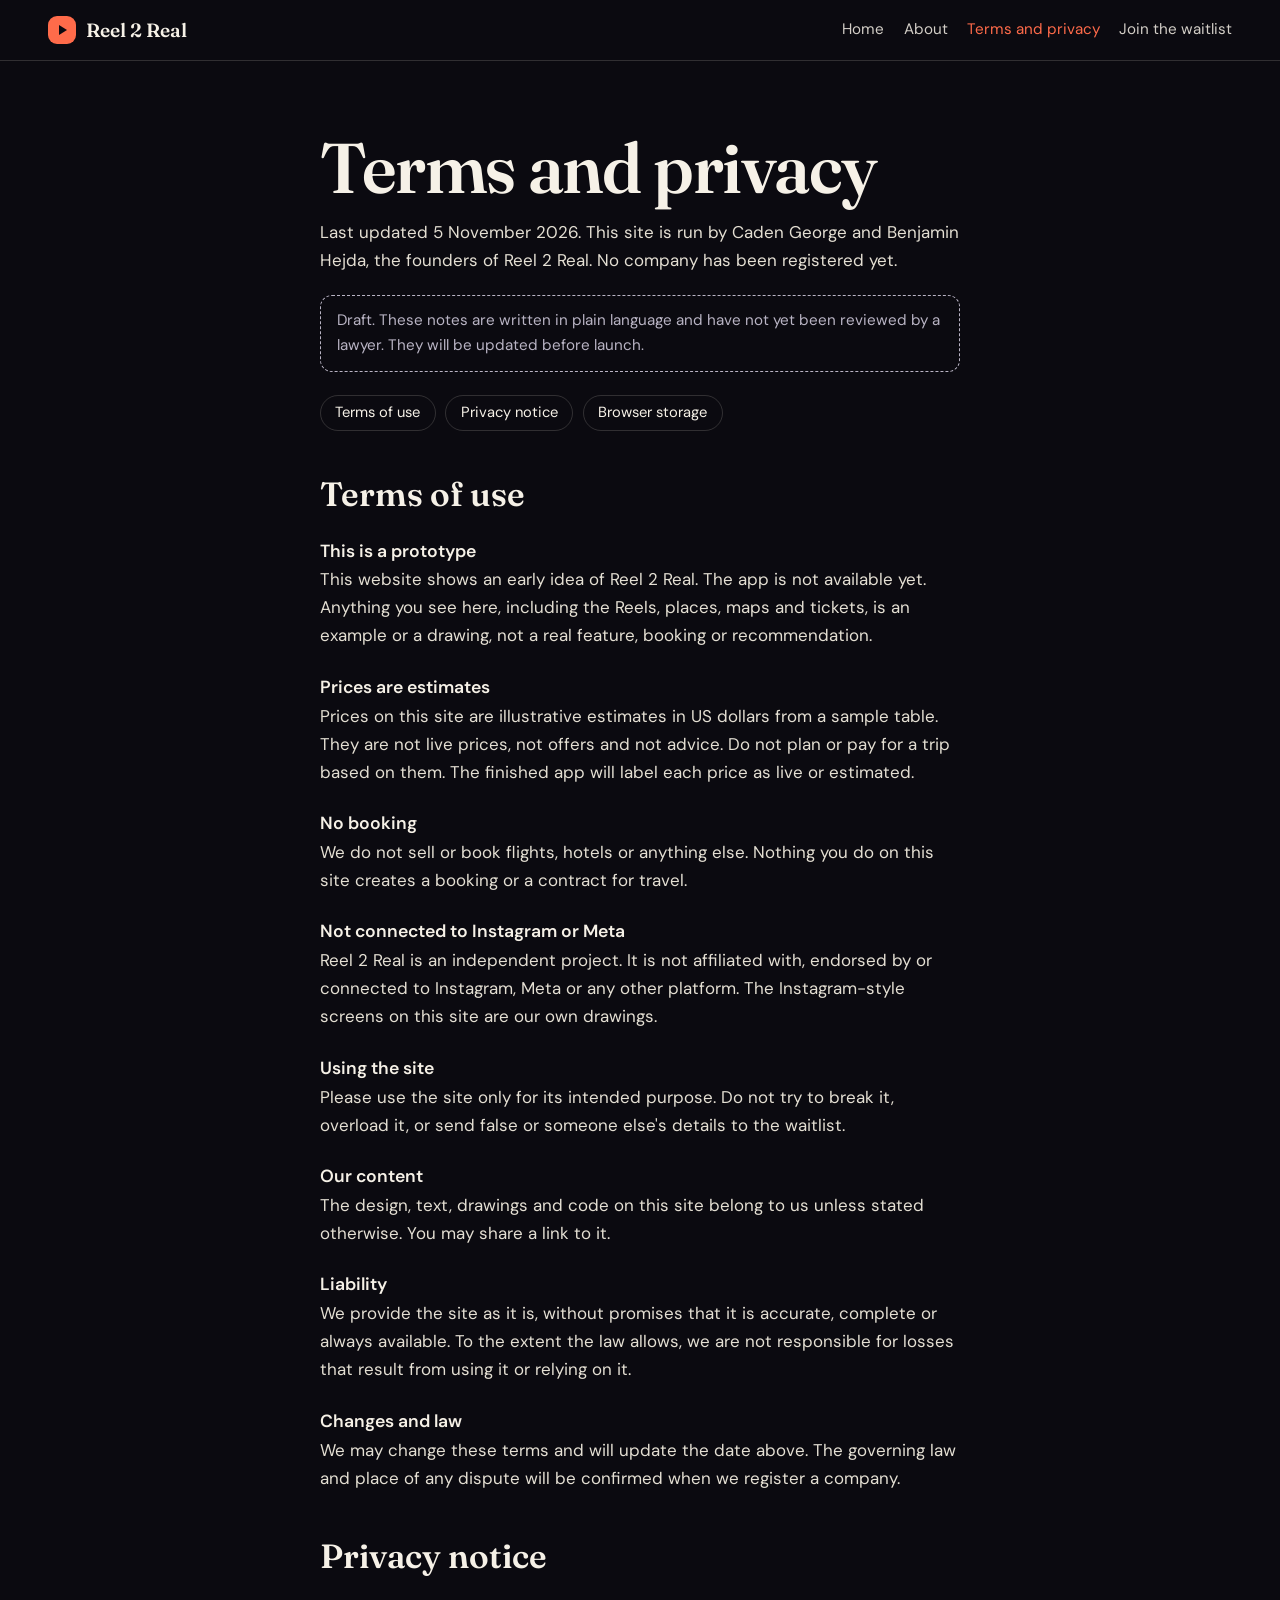
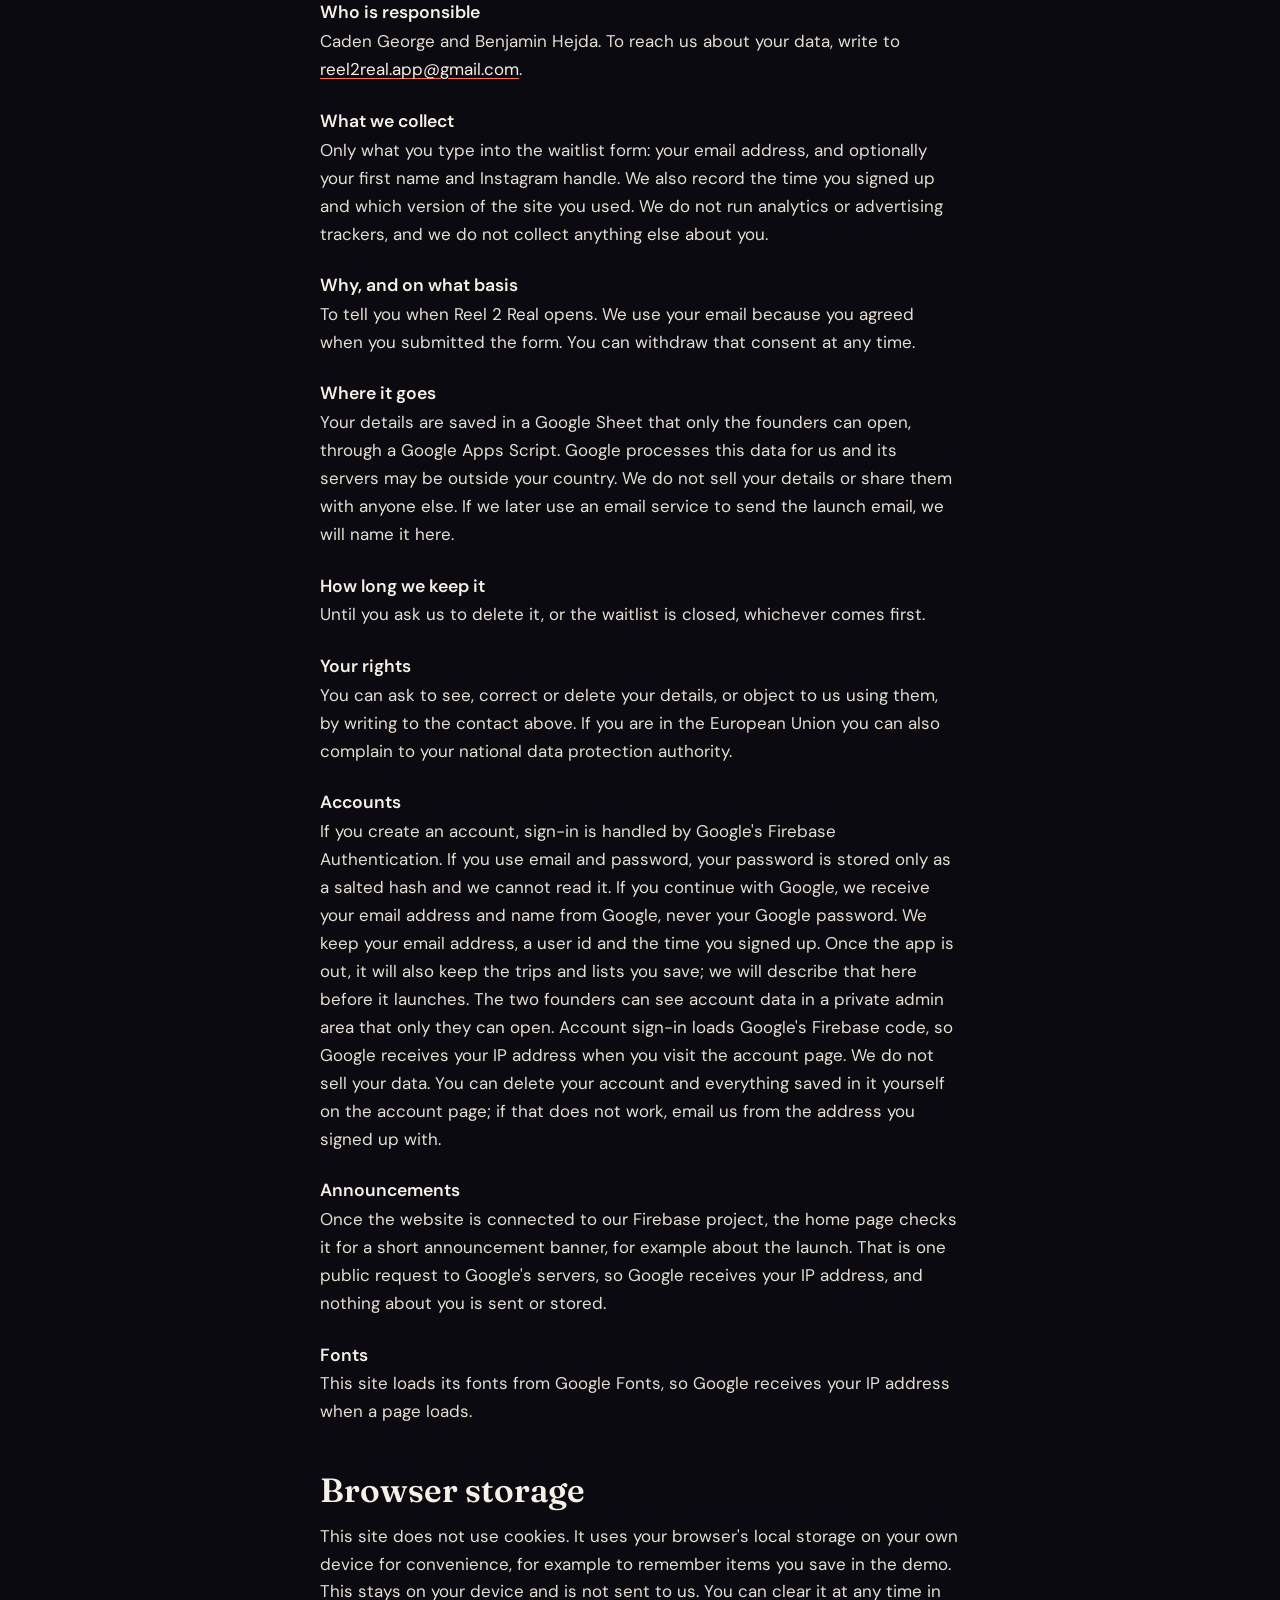
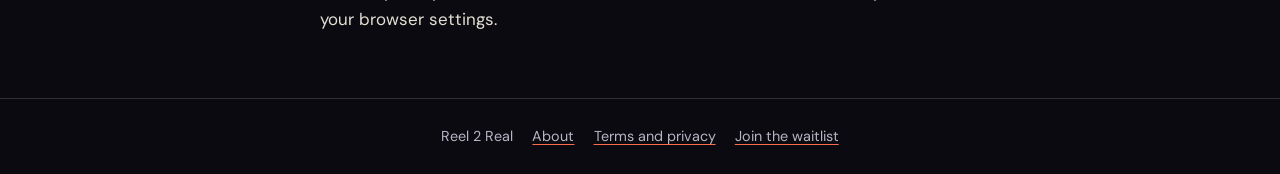
<file: terms/index.html>
<!doctype html>
<html lang="en"><head><meta charset="utf-8"><meta name="viewport" content="width=device-width,initial-scale=1">
<title>Terms of use and privacy notice | Reel 2 Real</title>
<meta name="description" content="Terms of use, privacy notice and browser storage for the Reel 2 Real website: what we collect, why, and how to delete it.">
<meta name="robots" content="index,follow,max-image-preview:large,max-snippet:-1">
<link rel="canonical" href="https://www.reel2real.app/terms/">
<link rel="icon" href="../favicon.ico" sizes="48x48">
<link rel="icon" type="image/png" href="../icons/icon-192.png" sizes="192x192">
<link rel="apple-touch-icon" href="../icons/apple-touch-icon.png">
<link rel="manifest" href="../site.webmanifest">
<meta property="og:type" content="website">
<meta property="og:site_name" content="Reel 2 Real">
<meta property="og:locale" content="en_US">
<meta property="og:title" content="Terms of use and privacy notice | Reel 2 Real">
<meta property="og:description" content="Terms of use, privacy notice and browser storage for the Reel 2 Real website: what we collect, why, and how to delete it.">
<meta property="og:url" content="https://www.reel2real.app/terms/">
<meta property="og:image" content="https://www.reel2real.app/og.png">
<meta property="og:image:width" content="1200">
<meta property="og:image:height" content="630">
<meta property="og:image:alt" content="Reel 2 Real: send a Reel, get a trip.">
<meta name="twitter:card" content="summary_large_image">
<meta name="twitter:title" content="Terms of use and privacy notice | Reel 2 Real">
<meta name="twitter:description" content="Terms of use, privacy notice and browser storage for the Reel 2 Real website: what we collect, why, and how to delete it.">
<meta name="twitter:image" content="https://www.reel2real.app/og.png">
<meta name="twitter:image:alt" content="Reel 2 Real: send a Reel, get a trip.">
<script type="application/ld+json">{"@context":"https://schema.org","@graph":[{"@type":"WebPage","url":"https://www.reel2real.app/terms/","name":"Terms of use and privacy notice | Reel 2 Real","description":"Terms of use, privacy notice and browser storage for the Reel 2 Real website: what we collect, why, and how to delete it.","isPartOf":{"@id":"https://www.reel2real.app/#website"}},{"@type":"BreadcrumbList","itemListElement":[{"@type":"ListItem","position":1,"name":"Reel 2 Real","item":"https://www.reel2real.app/"},{"@type":"ListItem","position":2,"name":"Terms and privacy","item":"https://www.reel2real.app/terms/"}]}]}</script><meta name="theme-color" content="#0B0A10">
<link rel="preconnect" href="https://fonts.googleapis.com"><link rel="preconnect" href="https://fonts.gstatic.com" crossorigin>
<link href="https://fonts.googleapis.com/css2?family=Fraunces:opsz,wght@9..144,600&family=DM+Sans:wght@400;600&display=swap" rel="stylesheet">
<style>:root{--night:#0B0A10;--paper:#F6F1E7;--coral:#FF6B4A;--lagoon:#3CD6C4;--mute:#B9B4C4;--line:rgba(246,241,231,.16);--disp:'Fraunces',Georgia,serif;--body:'DM Sans',system-ui,sans-serif;--gut:clamp(1.1rem,5vw,3rem)}
*,*::before,*::after{box-sizing:border-box;margin:0;padding:0}
html{-webkit-text-size-adjust:100%;scroll-behavior:smooth}
body{background:var(--night);color:var(--paper);font:400 1.06rem/1.65 var(--body);min-height:100vh}
a{color:var(--paper);text-decoration-color:var(--coral);text-underline-offset:3px}a:hover{color:var(--coral)}
:focus-visible{outline:3px solid var(--lagoon);outline-offset:3px;border-radius:6px}
.top{display:flex;align-items:center;justify-content:space-between;gap:1rem;padding:1rem var(--gut);border-bottom:1px solid var(--line)}
.wm{display:flex;align-items:center;gap:.6rem;font:600 1.2rem var(--disp);text-decoration:none}
.wm i{width:28px;height:28px;border-radius:9px;background:var(--coral);display:grid;place-items:center}
.top nav{display:flex;gap:1.2rem;font-size:.95rem;flex-wrap:wrap}
.top nav a{text-decoration:none;opacity:.85}.top nav a[aria-current]{opacity:1;color:var(--coral)}
main{max-width:46rem;margin:0 auto;padding:clamp(2.2rem,7vw,4.5rem) var(--gut) 4rem}
h1{font:600 clamp(2.4rem,8vw,4.4rem)/1 var(--disp);letter-spacing:-.02em;margin-bottom:1rem}
h2{font:600 clamp(1.5rem,4vw,2.1rem)/1.15 var(--disp);margin:2.8rem 0 .8rem;scroll-margin-top:1.5rem}
h3{font:600 1.1rem var(--body);margin:1.6rem 0 .3rem}
p,li{color:#E4DFD3}p+p{margin-top:.9rem}ul{padding-left:1.2rem;display:grid;gap:.4rem;margin-top:.6rem}
.lede{font-size:1.25rem;color:var(--paper);max-width:36ch}
.note{border:1px dashed var(--mute);border-radius:12px;padding:.8rem 1rem;color:var(--mute);font-size:.95rem;margin:1.2rem 0}
.team{display:grid;grid-template-columns:1fr 1fr;gap:1rem;margin-top:1rem}
.who{border:1px solid var(--line);border-radius:18px;padding:1.2rem;display:flex;gap:.9rem;align-items:center}
.who span{width:3rem;height:3rem;border-radius:50%;background:var(--coral);color:var(--night);display:grid;place-items:center;font:600 1.3rem var(--disp);flex:none}
.who span.l{background:var(--lagoon)}.who b{display:block}.who small{color:var(--mute)}
.btn{display:inline-block;margin-top:1.2rem;background:var(--coral);color:var(--night);font-weight:600;text-decoration:none;border-radius:99px;padding:.8rem 1.4rem}.btn:hover{background:var(--paper);color:var(--night)}
.toc{display:flex;gap:.6rem;flex-wrap:wrap;margin:1.4rem 0 0}.toc a{border:1px solid var(--line);border-radius:99px;padding:.3rem .9rem;font-size:.92rem;text-decoration:none}
footer{border-top:1px solid var(--line);padding:1.6rem var(--gut);color:var(--mute);font-size:.9rem;display:flex;gap:1.2rem;flex-wrap:wrap;justify-content:center}footer a{color:var(--mute)}
@media (max-width:560px){.team{grid-template-columns:1fr}}
@media (prefers-reduced-motion:reduce){html{scroll-behavior:auto}}
@media (max-width:640px){.top{flex-direction:column;align-items:flex-start;gap:.6rem}.top nav{gap:.4rem 1rem;font-size:.92rem}}
/* account page */
.acct{max-width:26rem;margin-top:1.4rem}
.acct label{display:block;margin:.9rem 0 .3rem;font-weight:600}
.acct input[type=email],.acct input[type=password]{width:100%;padding:.75rem .9rem;border-radius:12px;border:1px solid var(--line);background:rgba(246,241,231,.06);color:var(--paper);font:inherit}
.acct input:focus-visible,.acct button:focus-visible{outline:2px solid var(--lagoon);outline-offset:2px}
.acct .btn{border:0;cursor:pointer;font:inherit;font-weight:600;width:100%;margin-top:1rem}
.acct .alt{background:none;color:var(--paper);border:1px solid var(--line);margin-top:.6rem}
.acct .sep{margin:1.2rem 0;color:var(--mute);text-align:center}
.acct .check{display:flex;gap:.6rem;align-items:flex-start;margin-top:1rem;font-weight:400}
.acct .check input{margin-top:.3rem}
.acct .err{color:#ff9d8a;min-height:1.4em;margin-top:.8rem}
.acct .ok{color:var(--lagoon)}
.acct .linkbtn{background:none;border:0;color:var(--lagoon);cursor:pointer;font:inherit;text-decoration:underline;padding:0}
.acct .del{margin-top:2rem;border-top:1px solid var(--line);padding-top:1rem}.acct .del summary{cursor:pointer;color:var(--mute)}.acct .del input{width:100%;padding:.75rem .9rem;border-radius:12px;border:1px solid var(--line);background:rgba(246,241,231,.06);color:var(--paper);font:inherit;margin-top:.6rem}.acct .btn[disabled]{opacity:.45;cursor:not-allowed}
</style></head><body>
<header class="top"><a class="wm" href="../"><i><svg width="14" height="14" viewBox="0 0 14 14"><path d="M4 2v10l8-5z" fill="#0B0A10"/></svg></i>Reel 2 Real</a>
<nav aria-label="Pages"><a href="../">Home</a><a href="../about/">About</a><a href="../terms/" aria-current="page">Terms and privacy</a><a href="../#waitlist">Join the waitlist</a></nav></header>
<main>
<h1>Terms and privacy</h1>
<p>Last updated 5 November 2026. This site is run by Caden George and Benjamin Hejda, the founders of Reel 2 Real. No company has been registered yet.</p>
<div class="note">Draft. These notes are written in plain language and have not yet been reviewed by a lawyer. They will be updated before launch.</div>
<nav class="toc" aria-label="On this page"><a href="#terms">Terms of use</a><a href="#privacy">Privacy notice</a><a href="#storage">Browser storage</a></nav>

<h2 id="terms">Terms of use</h2>
<h3>This is a prototype</h3>
<p>This website shows an early idea of Reel 2 Real. The app is not available yet. Anything you see here, including the Reels, places, maps and tickets, is an example or a drawing, not a real feature, booking or recommendation.</p>
<h3>Prices are estimates</h3>
<p>Prices on this site are illustrative estimates in US dollars from a sample table. They are not live prices, not offers and not advice. Do not plan or pay for a trip based on them. The finished app will label each price as live or estimated.</p>
<h3>No booking</h3>
<p>We do not sell or book flights, hotels or anything else. Nothing you do on this site creates a booking or a contract for travel.</p>
<h3>Not connected to Instagram or Meta</h3>
<p>Reel 2 Real is an independent project. It is not affiliated with, endorsed by or connected to Instagram, Meta or any other platform. The Instagram-style screens on this site are our own drawings.</p>
<h3>Using the site</h3>
<p>Please use the site only for its intended purpose. Do not try to break it, overload it, or send false or someone else's details to the waitlist.</p>
<h3>Our content</h3>
<p>The design, text, drawings and code on this site belong to us unless stated otherwise. You may share a link to it.</p>
<h3>Liability</h3>
<p>We provide the site as it is, without promises that it is accurate, complete or always available. To the extent the law allows, we are not responsible for losses that result from using it or relying on it.</p>
<h3>Changes and law</h3>
<p>We may change these terms and will update the date above. The governing law and place of any dispute will be confirmed when we register a company.</p>

<h2 id="privacy">Privacy notice</h2>
<h3>Who is responsible</h3>
<p>Caden George and Benjamin Hejda. To reach us about your data, write to <a href="mailto:reel2real.app@gmail.com">reel2real.app@gmail.com</a>.</p>
<h3>What we collect</h3>
<p>Only what you type into the waitlist form: your email address, and optionally your first name and Instagram handle. We also record the time you signed up and which version of the site you used. We do not run analytics or advertising trackers, and we do not collect anything else about you.</p>
<h3>Why, and on what basis</h3>
<p>To tell you when Reel 2 Real opens. We use your email because you agreed when you submitted the form. You can withdraw that consent at any time.</p>
<h3>Where it goes</h3>
<p>Your details are saved in a Google Sheet that only the founders can open, through a Google Apps Script. Google processes this data for us and its servers may be outside your country. We do not sell your details or share them with anyone else. If we later use an email service to send the launch email, we will name it here.</p>
<h3>How long we keep it</h3>
<p>Until you ask us to delete it, or the waitlist is closed, whichever comes first.</p>
<h3>Your rights</h3>
<p>You can ask to see, correct or delete your details, or object to us using them, by writing to the contact above. If you are in the European Union you can also complain to your national data protection authority.</p>
<h3 id="data">Accounts</h3>
<p>If you create an account, sign-in is handled by Google's Firebase Authentication. If you use email and password, your password is stored only as a salted hash and we cannot read it. If you continue with Google, we receive your email address and name from Google, never your Google password. We keep your email address, a user id and the time you signed up. Once the app is out, it will also keep the trips and lists you save; we will describe that here before it launches. The two founders can see account data in a private admin area that only they can open. Account sign-in loads Google's Firebase code, so Google receives your IP address when you visit the account page. We do not sell your data. You can delete your account and everything saved in it yourself on the account page; if that does not work, email us from the address you signed up with.</p>
<h3>Announcements</h3>
<p>Once the website is connected to our Firebase project, the home page checks it for a short announcement banner, for example about the launch. That is one public request to Google's servers, so Google receives your IP address, and nothing about you is sent or stored.</p>
<h3>Fonts</h3>
<p>This site loads its fonts from Google Fonts, so Google receives your IP address when a page loads.</p>

<h2 id="storage">Browser storage</h2>
<p>This site does not use cookies. It uses your browser's local storage on your own device for convenience, for example to remember items you save in the demo. This stays on your device and is not sent to us. You can clear it at any time in your browser settings.</p>
</main><footer><span>Reel 2 Real</span><a href="../about/">About</a><a href="../terms/">Terms and privacy</a><a href="../#waitlist">Join the waitlist</a></footer></body></html>
</file>
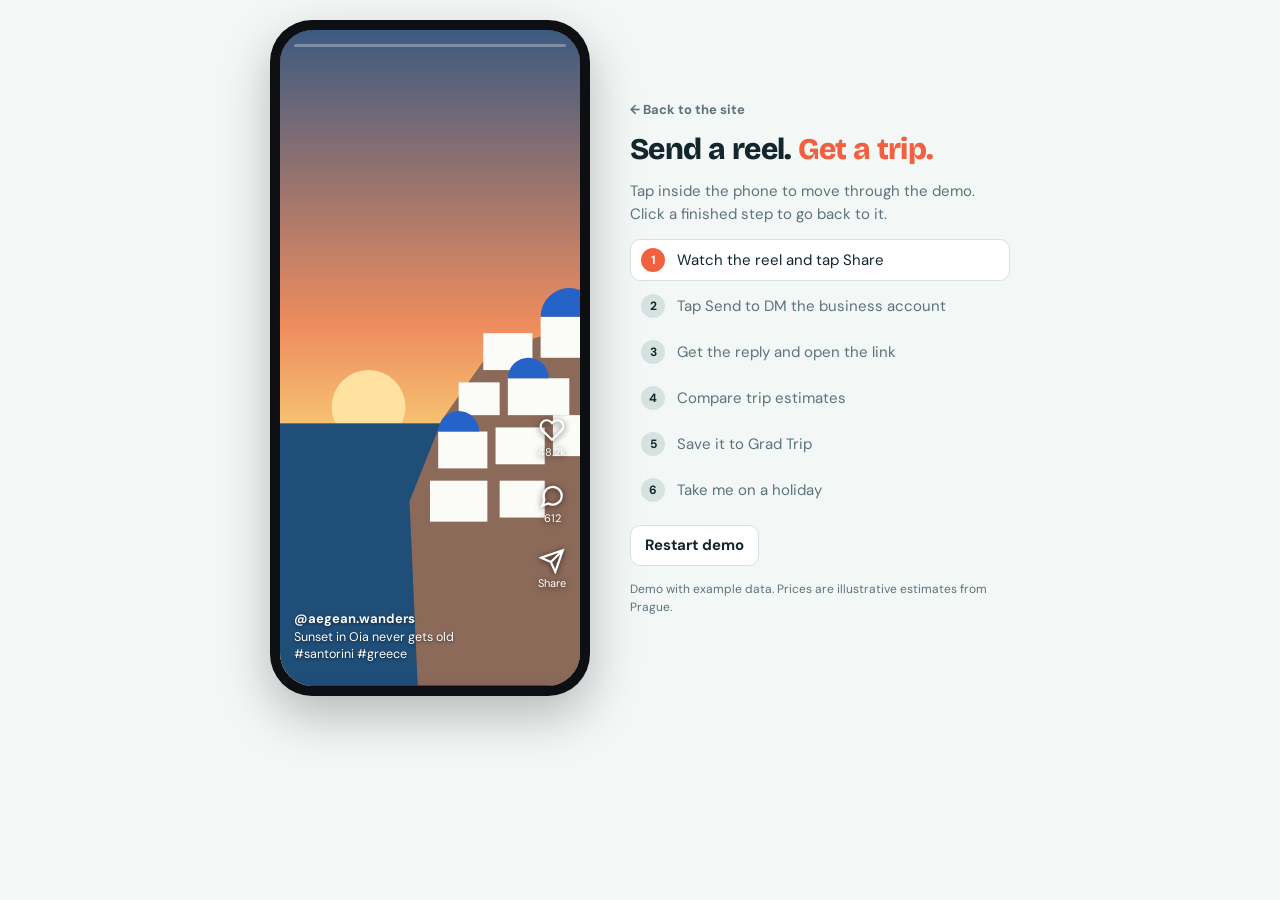
<file: demo.html>
<!doctype html><html lang="en"><head><meta charset=utf8><meta name=viewport content="width=device-width,initial-scale=1,viewport-fit=cover">
<title>Interactive demo | Reel 2 Real</title>
<meta name="description" content="Try Reel 2 Real: share a Reel and watch it become a priced trip.">
<meta name="robots" content="noindex,follow">
<link rel="canonical" href="https://www.reel2real.app/demo.html">
<link rel="icon" href="favicon.ico" sizes="48x48">
<link rel="icon" type="image/png" href="icons/icon-192.png" sizes="192x192">
<link rel="apple-touch-icon" href="icons/apple-touch-icon.png">
<link rel="manifest" href="site.webmanifest"><script>if(/[?&]embed/.test(location.search))document.documentElement.classList.add('embed')</script><style>:root{color-scheme:light;box-sizing:border-box;padding-top:env(safe-area-inset-top,0px);padding-bottom:env(safe-area-inset-bottom,0px)}html{scroll-padding-top:env(safe-area-inset-top,0px)}body{margin:0;padding:0;font:14px -apple-system,BlinkMacSystemFont,sans-serif;background:#fff;color:#000}img{max-width:100%}[hidden]:not([hidden=until-found i]){display:none!important}</style></head><body>
<title>Reel to Trip Demo</title>
<meta name="claude:viewport-fit-sides" content="cover">
<link rel="stylesheet" href="https://fonts.googleapis.com/css2?family=Bricolage+Grotesque:opsz,wght@12..96,800&family=DM+Sans:opsz,wght@9..40,400;9..40,500;9..40,700&display=swap">
<style>
/* Layout: phone on the left (the viewer drives it by tapping), progress list on the right; stacks on phones */
:root{--bg:#F3F7F6;--ink:#13262D;--muted:#5B737B;--line:#D5E2E0;--card:#FFFFFF;--coral:#F2603F;--deep:#0B3C49;--teal:#1E9C8E;
  --display:"Bricolage Grotesque",system-ui,sans-serif;--body:"DM Sans",system-ui,sans-serif}
@media (prefers-color-scheme:dark){:root:not([data-theme="light"]){--bg:#0A1B20;--ink:#E5F0EE;--muted:#93AEB4;--line:#21414A;--card:#11272E;--coral:#FF7A5C;--deep:#7FD3C7;--teal:#3CC4B3;color-scheme:dark}}
:root[data-theme="dark"]{--bg:#0A1B20;--ink:#E5F0EE;--muted:#93AEB4;--line:#21414A;--card:#11272E;--coral:#FF7A5C;--deep:#7FD3C7;--teal:#3CC4B3;color-scheme:dark}
*{box-sizing:border-box}
body{background:var(--bg);color:var(--ink);font-family:var(--body);font-size:15px;line-height:1.5;
  padding-left:max(16px,env(safe-area-inset-left,0px));padding-right:max(16px,env(safe-area-inset-right,0px));padding-block:20px}
.wrap{max-width:900px;margin:0 auto;display:flex;flex-wrap:wrap;gap:40px;align-items:center;justify-content:center}
button{font:inherit;color:inherit}
/* the phone is a simulated device with its own fixed palette */
.phone{width:320px;max-width:100%;aspect-ratio:9/19;border-radius:42px;background:#0E0F12;padding:10px;box-shadow:0 20px 50px rgba(0,0,0,.25)}
.screen{position:relative;width:100%;height:100%;border-radius:33px;overflow:hidden;overflow:clip;background:#fff;color:#14181C;font-size:13px;line-height:1.4}
.scene{position:absolute;inset:0;opacity:0;visibility:hidden;transition:opacity .35s,visibility .35s}
.scene.on{opacity:1;visibility:visible}
[data-act]{cursor:pointer}
.toast{position:absolute;left:50%;top:42px;transform:translate(-50%,-80px);background:#0B3C49;color:#fff;border-radius:999px;padding:6px 14px;font-size:12px;font-weight:700;transition:transform .35s;white-space:nowrap;z-index:40}
.toast.show{transform:translate(-50%,0)}
/* reel */
.reel{background:#000}
.reel svg.art{position:absolute;inset:0;width:100%;height:100%}
.bar{position:absolute;top:14px;left:14px;right:14px;height:3px;background:rgba(255,255,255,.3);border-radius:2px;overflow:hidden}
.bar i{display:block;height:100%;width:0;background:#fff;animation:prog 12s linear infinite}
@keyframes prog{to{width:100%}}
.actions{position:absolute;right:10px;bottom:90px;display:grid;gap:14px;color:#fff;text-align:center;font-size:11px;filter:drop-shadow(0 1px 3px rgba(0,0,0,.7))}
.actions>div{padding:4px}
.actions svg{width:26px;height:26px;display:block;margin:0 auto 2px}
.cap{position:absolute;left:14px;right:64px;bottom:22px;color:#fff;font-size:12.5px;text-shadow:0 1px 3px rgba(0,0,0,.6)}
.cap b{display:block;font-size:13px}
.sheet{position:absolute;left:0;right:0;bottom:0;background:#fff;border-radius:18px 18px 0 0;padding:14px 14px 22px;transform:translateY(105%);transition:transform .4s ease;z-index:5;box-shadow:0 -6px 20px rgba(0,0,0,.12)}
.sheet.up{transform:none}
.grab{width:36px;height:4px;background:#D0D4D8;border-radius:2px;margin:0 auto 12px}
.search{background:#EFF1F3;border-radius:10px;padding:8px 10px;color:#8A9096;margin-bottom:14px}
.people{display:grid;grid-template-columns:repeat(3,1fr);gap:10px;text-align:center;font-size:11px}
.people>div{padding:4px}
.av{width:52px;height:52px;border-radius:50%;margin:0 auto 4px;display:grid;place-items:center;color:#fff;font-weight:700;font-size:18px;background:#0B3C49}
.av.picked{outline:3px solid #F2603F;outline-offset:2px}
.send{margin-top:14px;background:#3B82F6;color:#fff;border-radius:10px;padding:10px;text-align:center;font-weight:700;opacity:.4}
.send.ready{opacity:1}
/* DM */
.dm{display:flex;flex-direction:column}
.dmhead{display:flex;align-items:center;gap:10px;padding:40px 14px 10px;border-bottom:1px solid #ECEEF0}
.dmhead .av{width:34px;height:34px;margin:0;font-size:12px}
.dmhead small{display:block;color:#8A9096;font-size:11px}
.thread{flex:1;padding:12px;display:flex;flex-direction:column;gap:8px;overflow:hidden}
.msg{max-width:82%;padding:8px 11px;border-radius:16px;background:#EFF1F3;opacity:0;transform:translateY(8px);transition:.3s}
.msg.show{opacity:1;transform:none}
.msg[hidden]{display:none}
.msg.me{align-self:flex-end;background:transparent;padding:0}
.msg.me svg{width:84px;height:140px;border-radius:12px;display:block}
.typing{display:flex;gap:4px;padding:12px}
.typing i{width:6px;height:6px;border-radius:50%;background:#9AA0A6;animation:blink 1s infinite}
.typing i:nth-child(2){animation-delay:.15s}.typing i:nth-child(3){animation-delay:.3s}
@keyframes blink{50%{opacity:.25}}
.found{padding:0;overflow:hidden}
.found svg{display:block;width:100%;background:#E6EFEE}
.found div{padding:8px 11px}
.link{color:#2563EB;text-decoration:underline;padding:2px 4px;margin:-2px -4px;display:inline-block}
/* app */
.app{background:#F3F7F6;display:flex;flex-direction:column}
.apphead{padding:38px 16px 6px;font-family:var(--display);font-weight:800;font-size:20px;color:#0B3C49}
.apphead small{display:block;font-family:var(--body);font-weight:400;font-size:11.5px;color:#5B737B}
.askbar{margin:0 12px 8px;display:flex;align-items:center;gap:8px;background:#fff;border:1px solid #D5E2E0;border-radius:12px;padding:9px 12px;color:#5B737B}
.askbar svg{width:16px;height:16px;flex:none}
.map{margin:0 12px;border-radius:14px;background:#E6EFEE;overflow:hidden;flex:none}
.map svg{display:block;width:100%;aspect-ratio:50/26}
.dot{fill:#BFD7D3}
.drop{animation:drop .5s cubic-bezier(.3,1.5,.6,1) both}
@keyframes drop{from{transform:translateY(-6px);opacity:0}}
.pop{animation:pop .4s ease both}
@keyframes pop{from{opacity:0;transform:scale(.2)}}
.pinlabel{font:700 1.1px var(--body);fill:#0B3C49}
.below{flex:1;overflow:auto;padding:8px 12px 14px}
.views{display:flex;gap:6px;margin:8px 12px 0}
.views button{border:1px solid #D5E2E0;background:#fff;border-radius:999px;padding:4px 10px;font-size:11.5px;font-weight:700;color:#5B737B;cursor:pointer}
.views button.sel{background:#0B3C49;border-color:#0B3C49;color:#fff}
.citem{cursor:pointer}
.citem small{color:#5B737B}
.type{font-size:9.5px;text-transform:uppercase;letter-spacing:.05em;color:#1E9C8E;font-weight:700}
.coll h4{margin:0;font-family:var(--display);font-weight:800;font-size:16px;color:#0B3C49}
.coll small{color:#5B737B}
.citem{display:flex;align-items:center;gap:8px;padding:7px 0;border-bottom:1px solid #E3ECEA;font-size:12px}
.citem i{width:9px;height:9px;border-radius:50%;background:#1E9C8E;flex:none}
.citem i.c{background:#F2603F}
.citem span{flex:1}
.citem b{font-variant-numeric:tabular-nums}
.tipline{color:#5B737B;font-size:12px}
.place{position:absolute;left:0;right:0;bottom:0;top:42%;background:#fff;border-radius:18px 18px 0 0;padding:12px 16px;transform:translateY(105%);transition:transform .45s ease;box-shadow:0 -6px 20px rgba(0,0,0,.1);z-index:10;display:flex;flex-direction:column}
.place.up{transform:none}
.place h3{font-family:var(--display);font-weight:800;font-size:18px;line-height:1.15;margin:0;padding-right:32px;color:#0B3C49;text-wrap:balance}
.close{position:absolute;right:12px;top:10px;width:26px;height:26px;border-radius:50%;background:#EFF1F3;border:0;display:grid;place-items:center;font-size:14px;line-height:1}
.sub{color:#5B737B;font-size:11.5px;margin-bottom:8px}
.seg{display:flex;background:#EFF1F3;border-radius:9px;padding:3px;gap:3px;margin-bottom:6px}
.seg button{flex:1;border:0;background:none;border-radius:7px;padding:5px 0;font-size:11.5px;font-weight:700;color:#5B737B}
.seg button.sel{background:#fff;color:#0B3C49;box-shadow:0 1px 3px rgba(0,0,0,.1)}
.row{display:flex;justify-content:space-between;gap:8px;padding:5px 0;border-bottom:1px solid #ECEEF0;font-size:12px}
.row b{font-variant-numeric:tabular-nums;white-space:nowrap}
.row.tot{border:0;font-size:14px}
.est{font-size:9px;text-transform:uppercase;letter-spacing:.05em;background:#E8F1EF;color:#5B737B;border-radius:4px;padding:1px 4px;margin-left:4px;vertical-align:1px}
.watch{display:flex;align-items:center;gap:8px;width:100%;border:0;background:#F3F7F6;border-radius:10px;padding:6px 10px;margin-bottom:8px;font-size:12px;font-weight:700;color:#0B3C49;cursor:pointer;text-align:left}
.watch .th{width:22px;height:34px;border-radius:5px;flex:none;overflow:hidden;display:grid;place-items:center;color:#fff;font-size:10px}
.watch small{font-weight:400;color:#5B737B}
.viewer{position:absolute;inset:0;background:#000;z-index:35;opacity:0;visibility:hidden;transition:opacity .3s,visibility .3s}
.viewer.on{opacity:1;visibility:visible}
.viewer svg.art{position:absolute;inset:0;width:100%;height:100%}
.viewer .vbg{position:absolute;inset:0}
.viewer .close{top:34px;z-index:2;background:rgba(255,255,255,.85)}
.viewer .vtitle{position:absolute;left:16px;right:16px;top:45%;color:#fff;font-family:var(--display);font-weight:800;font-size:26px;line-height:1.1;text-shadow:0 2px 8px rgba(0,0,0,.4)}
.pbtns{display:flex;gap:6px;margin-top:auto;padding-top:8px}
.pbtns>*{flex:1;text-align:center;border-radius:9px;padding:8px 4px;font-weight:700;font-size:12px;border:0;text-decoration:none}
.b-maps{background:#0B3C49;color:#fff}
.b-save{background:#F2603F;color:#fff}
.b-share{background:#EFF1F3;color:#14181C}
.picker{z-index:20}
.picker h4,.holiday h4{margin:0 0 10px;font-family:var(--display);font-weight:800;font-size:17px;color:#0B3C49}
.opt{display:flex;align-items:center;gap:10px;width:100%;text-align:left;background:#F3F7F6;border:0;border-radius:10px;padding:10px;margin-bottom:6px}
.opt .sw{width:30px;height:30px;border-radius:8px;flex:none}
.opt small{display:block;color:#5B737B}
.holiday{position:absolute;inset:30px 0 0;background:#fff;border-radius:18px 18px 0 0;padding:16px;transform:translateY(105%);transition:transform .4s ease;z-index:30;overflow:auto;box-shadow:0 -6px 20px rgba(0,0,0,.12)}
.holiday.up{transform:none}
.field{margin-bottom:12px}
.field label{display:block;font-size:11px;font-weight:700;text-transform:uppercase;letter-spacing:.05em;color:#5B737B;margin-bottom:4px}
.field output{float:right;font-weight:700;color:#0B3C49;font-size:13px;text-transform:none;letter-spacing:0}
input[type=range]{width:100%;accent-color:#F2603F}
.dates{display:grid;grid-template-columns:1fr 1fr;gap:6px}
input[type=date]{width:100%;font:inherit;font-size:12px;border:1px solid #D5E2E0;border-radius:8px;padding:6px;background:#fff;color:#14181C;color-scheme:light}
.find{width:100%;border:0;border-radius:10px;padding:10px;background:#F2603F;color:#fff;font-weight:700}
.err{color:#C2412D;font-size:12px;margin:6px 0 0}
.res{margin-top:12px;display:grid;gap:8px}
.r{cursor:pointer;border:1px solid #E3ECEA;border-radius:12px;padding:10px 12px;animation:pop .35s ease both}
.r.best{border-color:#F2603F;background:#FFF3EF}
.r .top{display:flex;justify-content:space-between;gap:8px;font-weight:700}
.r .badge{font-size:10px;font-weight:700;color:#fff;background:#F2603F;border-radius:4px;padding:1px 6px;margin-right:6px}
.r p{margin:3px 0 0;font-size:11.5px;color:#5B737B}
.r:hover{border-color:#F2603F}
.r .go{display:block;margin-top:4px;font-size:11px;font-weight:700;color:#F2603F}
/* side panel */
.side{flex:1 1 300px;max-width:380px;display:grid;gap:14px}
h1{font-family:var(--display);font-weight:800;font-size:30px;line-height:1.1;margin:0;letter-spacing:-.02em;text-wrap:balance}
h1 em{font-style:normal;color:var(--coral)}
.lede{margin:0;color:var(--muted)}
.steps{list-style:none;margin:0;padding:0;display:grid;gap:4px}
.steps li{display:flex}
.steps button{flex:1;display:flex;gap:12px;align-items:center;padding:8px 10px;border-radius:10px;color:var(--muted);background:none;border:1px solid transparent;text-align:left;cursor:pointer}
.steps button:disabled{cursor:default}
.steps button:not(:disabled):hover{border-color:var(--line)}
.steps li.now button{background:var(--card);color:var(--ink);border-color:var(--line)}
.steps li.done button{color:var(--ink)}
.n{flex:none;width:24px;height:24px;border-radius:50%;display:grid;place-items:center;font-size:12px;font-weight:700;background:var(--line);color:var(--ink)}
.steps li.now .n{background:var(--coral);color:#fff}
.steps li.done .n{background:var(--teal);color:#fff}
.restart{justify-self:start;border:1px solid var(--line);background:var(--card);color:var(--ink);border-radius:10px;padding:8px 14px;font-weight:700;cursor:pointer}
.fine{font-size:12px;color:var(--muted);margin:0}
.back{justify-self:start;font-size:13px;font-weight:700;color:var(--muted);text-decoration:none}
.back:hover{color:var(--ink)}.embed .back{display:none}
button:focus-visible,a:focus-visible,input:focus-visible,[data-act]:focus-visible{outline:2px solid #1E9C8E;outline-offset:2px}
@media (prefers-reduced-motion:reduce){*{animation-duration:.01s!important;animation-iteration-count:1!important;transition:none!important}}
</style>

<svg width="0" height="0" style="position:absolute" aria-hidden="true">
  <defs>
    <linearGradient id="sky" x1="0" y1="0" x2="0" y2="1"><stop offset="0" stop-color="#3D5A80"/><stop offset=".45" stop-color="#EE8C5E"/><stop offset=".62" stop-color="#F7C873"/></linearGradient>
    <symbol id="santorini" viewBox="0 0 90 160" preserveAspectRatio="xMidYMid slice">
      <rect width="90" height="160" fill="url(#sky)"/>
      <circle cx="30" cy="92" r="9" fill="#FFE2A0"/>
      <rect y="96" width="90" height="64" fill="#1F4E79"/>
      <path d="M90 70 L60 78 L48 95 L40 115 L42 160 L90 160Z" fill="#8C6A5A"/>
      <g fill="#FBFBF8"><rect x="58" y="74" width="12" height="9"/><rect x="72" y="70" width="14" height="10"/><rect x="52" y="86" width="10" height="8"/><rect x="64" y="85" width="15" height="9"/><rect x="47" y="98" width="12" height="9"/><rect x="61" y="97" width="12" height="9"/><rect x="75" y="94" width="13" height="10"/><rect x="45" y="110" width="14" height="10"/><rect x="62" y="110" width="11" height="9"/></g>
      <g fill="#2563C9"><path d="M72 70a7 7 0 0 1 14 0z"/><path d="M64 85a5 5 0 0 1 10 0z"/><path d="M47 98a5 5 0 0 1 10 0z"/></g>
    </symbol>
  </defs>
</svg>

<div class="wrap">
  <div class="phone" aria-label="Interactive phone demo">
    <div class="screen" id="screen"></div>
  </div>
  <div class="side">
    <a class="back" href="index.html">← Back to the site</a>
    <h1>Send a reel. <em>Get a trip.</em></h1>
    <p class="lede">Tap inside the phone to move through the demo. Click a finished step to go back to it.</p>
    <ol class="steps" id="steps"></ol>
    <button class="restart" id="restart">Restart demo</button>
    <p class="fine">Demo with example data. Prices are illustrative estimates from Prague.</p>
  </div>
</div>

<template id="tpl">
  <div class="toast" id="toast"></div>

  <section class="scene reel on" id="s-reel">
    <svg class="art" aria-hidden="true"><use href="#santorini"/></svg>
    <div class="bar"><i></i></div>
    <div class="actions">
      <div><svg viewBox="0 0 24 24" fill="none" stroke="currentColor" stroke-width="2"><path d="M20.8 4.6a5.5 5.5 0 0 0-7.8 0L12 5.7l-1-1.1a5.5 5.5 0 0 0-7.8 7.8l1 1L12 21l7.8-7.6 1-1a5.5 5.5 0 0 0 0-7.8z"/></svg>48.2k</div>
      <div><svg viewBox="0 0 24 24" fill="none" stroke="currentColor" stroke-width="2"><path d="M21 11.5a8.4 8.4 0 0 1-12.4 7.4L3 21l2-5.4A8.4 8.4 0 1 1 21 11.5z"/></svg>612</div>
      <div data-act="share" id="a-share" role="button" tabindex="0"><svg viewBox="0 0 24 24" fill="none" stroke="currentColor" stroke-width="2"><path d="M22 2 11 13M22 2l-7 20-4-9-9-4z"/></svg>Share</div>
    </div>
    <div class="cap"><b>@aegean.wanders</b>Sunset in Oia never gets old #santorini #greece</div>
    <div class="sheet" id="sheet">
      <div class="grab"></div>
      <div class="search">Search</div>
      <div class="people">
        <div><div class="av" style="background:#A78BFA">MK</div>Maya</div>
        <div><div class="av picked" id="appAv">R2</div>Reel 2 Real</div>
        <div><div class="av" style="background:#34D399">JD</div>Jonas</div>
      </div>
      <div class="send ready" data-act="send" id="a-send" role="button" tabindex="0">Send</div>
    </div>
  </section>

  <section class="scene dm" id="s-dm">
    <div class="dmhead"><div class="av">R2</div><div><b>Reel 2 Real</b><small>Business account · Travel</small></div></div>
    <div class="thread">
      <div class="msg me"><svg aria-label="Shared reel"><use href="#santorini"/></svg></div>
      <div class="msg typing"><i></i><i></i><i></i></div>
      <div class="msg found"><svg viewBox="68 4 28 18" id="miniMap"></svg><div><b>Found it: Oia, Santorini</b><br>Greece · 94% match</div></div>
      <div class="msg" id="dmCost"></div>
      <div class="msg">Open it in the app: <span class="link" data-act="open" id="a-open" role="button" tabindex="0">up3000.app/t/oia</span></div>
    </div>
  </section>

  <section class="scene app" id="s-app">
    <div class="apphead">Your map<small id="appSub"></small></div>
    <div class="askbar" data-act="holiday" id="a-holiday" role="button" tabindex="0"><svg viewBox="0 0 24 24" fill="none" stroke="currentColor" stroke-width="2"><circle cx="11" cy="11" r="7"/><path d="m20 20-4-4"/></svg>Take me on a holiday…</div>
    <div class="map"><svg id="bigMap"></svg></div>
    <div class="views" id="views"></div>
    <div class="below" id="below"></div>

    <div class="place" id="place">
      <button class="close" data-act="closePlace" aria-label="Close">✕</button>
      <h3 id="pName"></h3>
      <div class="sub" id="pSub"></div>
      <button class="watch" data-act="watch" id="a-watch"></button>
      <div class="seg" id="seg"></div>
      <div id="rows"></div>
      <div class="pbtns">
        <a class="b-maps" id="a-maps" href="#" target="_blank" rel="noopener">Google Maps</a>
        <button class="b-save" data-act="save" id="a-save">Save</button>
        <button class="b-share" data-act="sharePlace">Share</button>
      </div>
    </div>

    <div class="viewer" id="viewer">
      <button class="close" data-act="closeWatch" aria-label="Close reel">✕</button>
      <div class="vbg" id="vbg"></div>
      <div class="bar"><i></i></div>
      <div class="cap" id="vcap"></div>
    </div>

    <div class="sheet picker" id="picker">
      <div class="grab"></div>
      <h4>Save to collection</h4>
      <button class="opt" data-act="grad" id="a-grad"><span class="sw" style="background:#1E9C8E"></span><span><b>Grad Trip</b><small id="gradCount">5 places · Europe</small></span></button>
      <button class="opt" data-act="noop"><span class="sw" style="background:#E9A92A"></span><span><b>Someday</b><small>12 places</small></span></button>
      <button class="opt" data-act="noop"><span class="sw" style="background:#D5E2E0"></span><span><b>+ New collection</b></span></button>
    </div>

    <div class="holiday" id="holiday">
      <button class="close" data-act="closeHoliday" aria-label="Close">✕</button>
      <h4>Take me on a holiday</h4>
      <div class="field"><label for="budget">Budget per person <output id="budgetOut"></output></label><input type="range" id="budget" min="300" max="2500" step="50" value="900"></div>
      <div class="field"><label>Dates</label><div class="dates"><input type="date" id="d1" value="2027-06-12" aria-label="Start date"><input type="date" id="d2" value="2027-06-17" aria-label="End date"></div></div>
      <div class="field"><label>Style</label><div class="seg" id="seg2"></div></div>
      <button class="find" data-act="find" id="a-find">Find my trip</button>
      <div id="hres"></div>
    </div>
  </section>
</template>

<script>
const MASK="[base64]";
const TIERS=["Budget","Standard","Comfort+"], FLIGHT=[0.8,1,1.6];
const STAY_NAMES=["Budget room nearby","3-star hotel nearby","4–5-star hotel nearby"];
const P={
  santorini:{name:"Oia, Santorini",country:"Greece",type:"Village",desc:"Cliffside village known for sunsets and blue domes",lat:36.46,lng:25.38,fl:260,via:"Flights Prague ↔ Santorini",stay:[70,140,260],day:[40,70,120],months:[5,6,7,8,9,10],
    stays:["Hostel bed in Fira · 1.5 km","Cave hotel with caldera view · 250 m","Suite with plunge pool · 100 m"],from:"from your reel by @aegean.wanders"},
  machu:{name:"Machu Picchu",country:"Peru",type:"Monument",desc:"15th-century Inca citadel high in the Andes",lat:-13.16,lng:-72.54,fl:1100,via:"Flights Prague ↔ Cusco",stay:[40,90,250],day:[40,70,130],months:[5,6,7,8,9]},
  inari:{name:"Fushimi Inari, Kyoto",country:"Japan",type:"Shrine",desc:"Mountain trail lined with thousands of red torii gates",lat:34.97,lng:135.77,fl:850,via:"Flights Prague ↔ Osaka",stay:[45,110,260],day:[45,75,140],months:[3,4,5,10,11]},
  burj:{name:"Burj Khalifa, Dubai",country:"UAE",type:"Landmark",desc:"The world's tallest building, with a deck on floor 148",lat:25.2,lng:55.27,fl:380,via:"Flights Prague ↔ Dubai",stay:[60,150,350],day:[50,90,180],months:[11,12,1,2,3]},
  taj:{name:"Taj Mahal, Agra",country:"India",type:"Monument",desc:"White marble mausoleum on the Yamuna river",lat:27.18,lng:78.04,fl:520,via:"Flights Prague ↔ Delhi",stay:[25,70,200],day:[25,45,100],months:[10,11,12,1,2,3]},
  plitvice:{name:"Plitvice Lakes",country:"Croatia",type:"National park",desc:"Sixteen terraced lakes joined by waterfalls",lat:44.87,lng:15.58,fl:90,via:"Bus Prague ↔ Plitvice",stay:[45,100,180],day:[30,55,95],months:[5,6,7,8,9,10]},
  europa:{name:"Europa-Park",country:"Germany",type:"Theme park",desc:"Germany's biggest theme park, with 100+ rides",lat:48.27,lng:7.72,fl:110,via:"Train Prague ↔ Rust",stay:[60,150,260],day:[75,95,140],months:[4,5,6,7,8,9,10,11]},
  sagrada:{name:"Sagrada Família, Barcelona",country:"Spain",type:"Monument",desc:"Gaudí's basilica, under construction since 1882",lat:41.4,lng:2.17,fl:140,via:"Flights Prague ↔ Barcelona",stay:[55,110,220],day:[35,60,110],months:[4,5,6,9,10]},
  disney:{name:"Disneyland Paris",country:"France",type:"Theme park",desc:"Two parks of rides, parades and fireworks",lat:48.87,lng:2.78,fl:150,via:"Flights Prague ↔ Paris",stay:[80,160,320],day:[90,120,170],months:[4,5,6,9,10,12]},
  rijks:{name:"Rijksmuseum, Amsterdam",country:"Netherlands",type:"Museum",desc:"Dutch masters, from Rembrandt to Vermeer",lat:52.36,lng:4.89,fl:130,via:"Flights Prague ↔ Amsterdam",stay:[75,150,290],day:[45,75,130],months:[4,5,6,7,8,9]},
  szechenyi:{name:"Széchenyi Baths, Budapest",country:"Hungary",type:"Thermal baths",desc:"Huge outdoor thermal pools in a yellow palace",lat:47.52,lng:19.08,fl:40,via:"Train Prague ↔ Budapest",stay:[35,75,160],day:[25,45,90],months:[3,4,5,6,7,8,9,10,11]},
  colosseum:{name:"Colosseum, Rome",country:"Italy",type:"Monument",desc:"Ancient Roman amphitheatre for 50,000 people",lat:41.89,lng:12.49,fl:120,via:"Flights Prague ↔ Rome",stay:[55,115,230],day:[35,60,110],months:[3,4,5,6,9,10,11]}
};
const PRE=["machu","inari","burj","taj","plitvice","europa"];
const GRAD=["sagrada","disney","rijks","szechenyi","colosseum"];
const VB={all:[0,-7.5,144,74.9],grad:[63,3.5,26,13.52]};
const STEPS=["Watch the reel and tap Share","Tap Send to DM the business account","Get the reply and open the link","Compare trip estimates","Save it to Grad Trip","Take me on a holiday"];
const cost=(k,t,n)=>{const p=P[k];return Math.round(p.fl*FLIGHT[t]+n*(p.stay[t]+p.day[t]))};
const eur=v=>"$"+Math.round(v*1.1).toLocaleString("en-US");
const short=k=>P[k].name.split(",")[0];
const $=id=>document.getElementById(id);
let S,timers=[],maxStep=0;
const later=(ms,fn)=>timers.push(setTimeout(fn,ms));

function setStep(i){S.step=Math.max(S.step,i);maxStep=Math.max(maxStep,S.step);
  $("steps").innerHTML=STEPS.map((s,j)=>`<li class="${j===S.step?"now":j<maxStep?"done":""}"><button data-i="${j}" ${j<=maxStep?"":"disabled"}><span class="n">${j<maxStep&&j!==S.step?"✓":j+1}</span>${s}</button></li>`).join("")}
function toast(t){const e=$("toast");e.textContent=t;e.classList.add("show");clearTimeout(S.tt);S.tt=setTimeout(()=>e.classList.remove("show"),1800)}
function show(id){document.querySelectorAll(".scene").forEach(s=>s.classList.toggle("on",s.id===id))}
const saves=()=>[...PRE,...GRAD,...(S.inSaves?["santorini"]:[])];
const gradKeys=()=>[...GRAD,...(S.saved?["santorini"]:[])];

/* map */
const xy=p=>[(p.lng+180)/2.5,(75-p.lat)/2.5];
function dots(svg){let i=0,h="";for(let r=0;r<60;r++)for(let c=0;c<144;c+=4){const n=parseInt(MASK[i++],16);
  for(let b=0;b<4;b++)if(n&(8>>b))h+=`<circle class="dot" cx="${c+b+.5}" cy="${r+.5}" r=".38"/>`}
  svg.insertAdjacentHTML("beforeend",h+'<g class="pins"></g>')}
function pinSvg(k,s,color,cls,delay,label){const [x,y]=xy(P[k]);
  return `<g class="${cls}" style="transform-box:fill-box;transform-origin:center bottom;animation-delay:${delay}ms" data-act="pin" data-k="${k}">
  <path d="M${x-s*.7} ${y-s*.8}L${x} ${y}L${x+s*.7} ${y-s*.8}Z" fill="${color}"/><circle cx="${x}" cy="${y-s*1.2}" r="${s}" fill="${color}" stroke="#fff" stroke-width="${s*.2}"/>
  ${label?`<text class="pinlabel" x="${x+s*1.3}" y="${y-s*.9}" style="font-size:${s*1.3}px">${short(k).replace("Disneyland ","Disney ").replace("Széchenyi Baths","Széchenyi")}</text>`:""}</g>`}
function setVB(vb){S.vb=vb;$("bigMap").setAttribute("viewBox",vb.join(" "));renderPins()}
function renderPins(anim){const s=Math.max(S.vb[2]/(S.view==="grad"?42:60),.85),g=$("bigMap").querySelector(".pins");
  const keys=S.view==="grad"?gradKeys():saves();
  g.innerHTML=keys.map((k,i)=>pinSvg(k,s,k===S.sel?"#F2603F":"#1E9C8E",anim&&(anim.all||anim.k===k)?anim.cls:"",anim&&anim.all?i*120:0,false)).join("")}
function zoomTo(to,ms,done){const from=S.vb.slice(),t0=performance.now();
  const f=now=>{const k=Math.min(1,(now-t0)/ms),e=k<.5?2*k*k:1-Math.pow(-2*k+2,2)/2;
    setVB(from.map((v,i)=>v+(to[i]-v)*e));k<1?requestAnimationFrame(f):done&&done()};requestAnimationFrame(f)}

/* app lists */
function renderApp(){const all=saves(),shown=S.view==="grad"?gradKeys():all,countries=new Set(shown.map(k=>P[k].country)).size;
  $("appSub").textContent=(S.view==="grad"?"Grad Trip · ":"All saves · ")+`${shown.length} places in ${countries} countries`;
  $("views").innerHTML=`<button data-act="view" data-v="all" class="${S.view==="all"?"sel":""}">All saves · ${all.length}</button>`+
    `<button data-act="view" data-v="grad" class="${S.view==="grad"?"sel":""}">Grad Trip · ${gradKeys().length}</button>`;
  if(S.view==="grad"){$("below").innerHTML=`<div class="coll"><h4>Grad Trip</h4><small>${gradKeys().length} places · ${S.nights} nights, ${TIERS[S.tier]}</small>
     ${gradKeys().map(k=>`<div class="citem" data-act="pin" data-k="${k}"><i></i><span>${short(k)} <small>${P[k].country}</small><br><span class="type">${P[k].type}</span></span><b>${eur(cost(k,S.tier,S.nights))}</b></div>`).join("")}</div>`}
  else{$("below").innerHTML=all.slice().reverse().map(k=>`<div class="citem" data-act="pin" data-k="${k}"><i></i><span>${short(k)} <small>${P[k].country}</small><br><span class="type">${P[k].type}</span></span><small>›</small></div>`).join("")}}
function setView(v,anim){S.view=v;renderApp();if(anim)zoomTo(VB[v],900,()=>renderPins(v==="grad"?{all:true,cls:"pop"}:null));else setVB(VB[v])}

/* place card */
function focusVB(k){const [x,y]=xy(P[k]),w=20,h=w*26/50;return [x-w/2,y-h*.6,w,h]}
function openPlace(k,instant){S.sel=k;renderPlace();$("place").classList.add("up");if(instant)setVB(focusVB(k));else zoomTo(focusVB(k),800)}
function thumbBg(k){const h=[...k].reduce((a,c)=>a+c.charCodeAt(0),0)%360;return `background:linear-gradient(160deg,hsl(${h},55%,45%),hsl(${(h+50)%360},60%,25%))`}
function renderPlace(){const k=S.sel,t=S.tier,p=P[k],n=S.nights;if(!k)return;
  $("pName").textContent=p.name;
  const creator=k==="santorini"?"@aegean.wanders":"@"+short(k).toLowerCase().replace(/[^a-z]/g,"")+".travels";
  $("a-watch").innerHTML=`<span class="th" style="${thumbBg(k)}">${k==="santorini"?'<svg width="22" height="34"><use href="#santorini"/></svg>':"▶"}</span><span>Watch the original reel<br><small>${creator}</small></span>`;
  S.creator=creator;
  $("pSub").textContent=`${p.country} · ${p.type} · ${p.desc} · ${p.from||"from a reel you saved"}`;
  $("a-maps").href=`https://www.google.com/maps/search/?api=1&query=${encodeURIComponent(p.name+", "+p.country)}`;
  const inGrad=S.saved&&gradKeys().includes(k);$("a-save").textContent=inGrad?"Saved ✓":"Save";
  $("seg").innerHTML=TIERS.map((x,i)=>`<button data-act="tier" data-t="${i}" class="${i===t?"sel":""}">${x}</button>`).join("");
  $("rows").innerHTML=`<div class="row"><span>${(p.stays||STAY_NAMES)[t]}</span><b>${eur(p.stay[t])}/night</b></div>
   <div class="row"><span>${p.via}, return<span class="est">est</span></span><b>${eur(Math.round(p.fl*FLIGHT[t]))}</b></div>
   <div class="row"><span>Stay + daily costs, ${n} nights<span class="est">est</span></span><b>${eur(n*(p.stay[t]+p.day[t]))}</b></div>
   <div class="row tot"><span><b>Total, 1 traveler</b></span><b>${eur(cost(k,t,n))}</b></div>`}

/* holiday finder */
function renderSeg2(){$("seg2").innerHTML=TIERS.map((x,i)=>`<button data-act="tier2" data-t="${i}" class="${i===S.tier2?"sel":""}">${x}</button>`).join("")}
function find(){const b=+$("budget").value,d1=new Date($("d1").value),d2=new Date($("d2").value),out=$("hres");
  const n=Math.round((d2-d1)/864e5);
  if(!(n>0)){out.innerHTML='<p class="err">Pick an end date after the start date.</p>';return}
  const m=d1.getMonth()+1;S.hNights=n;
  const r=saves().map(k=>{const c=cost(k,S.tier2,n),fits=c<=b,season=P[k].months.includes(m);
    return {k,c,fits,season,score:(fits?2:0)+(season?1:0)}}).sort((a,b2)=>b2.score-a.score||a.c-b2.c).slice(0,3);
  const mon=d1.toLocaleString("en-US",{month:"long"});
  out.innerHTML=`<div class="res">${r.map((x,i)=>{const p=P[x.k];
    const why=[x.fits?`${eur(b-x.c)} under budget`:`${eur(x.c-b)} over budget`, x.season?`${mon} is a great month to go`:`${mon} is off-season`].join(" · ");
    return `<div class="r ${i===0?"best":""}" data-act="pick" data-k="${x.k}" role="button" tabindex="0" style="animation-delay:${i*150}ms"><div class="top"><span>${i===0?'<span class="badge">Best fit</span>':""}${short(x.k)}</span><span>${eur(x.c)}</span></div><p>${p.country} · ${n} nights, ${TIERS[S.tier2]} · ${why}</p><span class="go">View trip ›</span></div>`}).join("")}</div>`;
  if(S.step<6)setStep(6)}

/* taps */
function playDM(instant){show("s-dm");const m=[...document.querySelectorAll(".msg")];
  const pin=()=>$("miniMap").querySelector(".pins").innerHTML=pinSvg("santorini",1.1,"#F2603F","drop",0);
  if(instant){m.forEach(x=>x.classList.add("show"));m[1].hidden=true;pin();return}
  m[0].classList.add("show");later(400,()=>m[1].classList.add("show"));
  later(1600,()=>{m[1].hidden=true;m[2].classList.add("show");pin()});
  later(2400,()=>m[3].classList.add("show"));later(3100,()=>m[4].classList.add("show"))}
function openApp(instant){S.inSaves=true;S.view="all";renderApp();openPlace("santorini",true);show("s-app");
  if(!instant){renderPins({k:"santorini",cls:"drop"});later(400,()=>toast("Oia, Santorini saved"))}}
function act(a,el){
  switch(a){
    case "share": $("sheet").classList.add("up");setStep(1);break;
    case "send": if(!$("a-send").classList.contains("ready")||S.sent)return;S.sent=true;$("a-send").textContent="Sent";
      later(700,()=>{setStep(2);playDM(false)});break;
    case "open": setStep(3);openApp(false);break;
    case "pin": openPlace(el.dataset.k);break;
    case "tier": S.tier=+el.dataset.t;renderPlace();renderApp();if(S.step===3)setStep(4);break;
    case "closePlace": $("place").classList.remove("up");S.sel=null;zoomTo(VB[S.view],800);break;
    case "view": $("place").classList.remove("up");S.sel=null;setView(el.dataset.v,true);break;
    case "save": $("picker").classList.add("up");break;
    case "grad": $("picker").classList.remove("up");
      if(S.saved&&gradKeys().includes(S.sel)){toast("Already in Grad Trip");break}
      if(S.sel!=="santorini"){toast("Added to Grad Trip");break}
      $("place").classList.remove("up");S.saved=true;S.sel=null;toast("Added to Grad Trip");setView("grad",true);setStep(5);break;
    case "watch": {const k=S.sel;$("vbg").setAttribute("style",thumbBg(k));
      $("vbg").innerHTML=k==="santorini"?'<svg class="art"><use href="#santorini"/></svg>':`<div class="vtitle">${P[k].name}</div>`;
      $("vcap").innerHTML=`<b>${S.creator}</b>${k==="santorini"?"Sunset in Oia never gets old #santorini #greece":P[k].desc+" #travel"}`;
      $("viewer").classList.add("on");break}
    case "closeWatch": $("viewer").classList.remove("on");break;
    case "sharePlace": toast("Sharing is off in this demo");break;
    case "holiday": renderSeg2();$("place").classList.remove("up");$("holiday").classList.add("up");break;
    case "tier2": S.tier2=+el.dataset.t;renderSeg2();break;
    case "find": find();break;
    case "pick": break;
    case "closeHoliday": $("holiday").classList.remove("up");break;
  }
}
function pickResult(k){$("holiday").classList.remove("up");S.tier=S.tier2;S.nights=S.hNights;
  const target=S.view==="grad"&&gradKeys().includes(k)?"grad":"all";
  S.view=target;renderApp();openPlace(k)}

/* jump to a step */
function goto(i){start(true);
  if(i===0)return setStep(0);
  if(i===1){$("sheet").classList.add("up");return setStep(1)}
  if(i===2){S.sent=true;playDM(true);return setStep(2)}
  setStep(3);openApp(true);
  if(i===3)return;
  setStep(4);if(i===4){$("picker").classList.add("up");return}
  S.saved=true;S.sel=null;$("place").classList.remove("up");setView("grad");setStep(5);
  renderSeg2();$("holiday").classList.add("up")}

function start(keepMax){timers.forEach(clearTimeout);timers=[];if(!keepMax)maxStep=0;
  $("screen").innerHTML=$("tpl").innerHTML;
  S={step:0,tier:1,tier2:1,nights:4,hNights:5,saved:false,inSaves:false,sel:null,view:"all",sent:false,vb:VB.all};
  dots($("miniMap"));dots($("bigMap"));setVB(S.vb);setStep(0);
  $("dmCost").innerHTML=`Trip from Prague, 4 nights: about <b>${eur(cost("santorini",1,4))}</b> (estimated)`;
  const bo=()=>$("budgetOut").textContent=eur(+$("budget").value);bo();$("budget").addEventListener("input",bo)}
$("screen").addEventListener("click",e=>{const el=e.target.closest("[data-act]");if(!el)return;
  if(el.dataset.act==="pick"&&el.classList.contains("r"))return pickResult(el.dataset.k);act(el.dataset.act,el)});
$("screen").addEventListener("keydown",e=>{if((e.key==="Enter"||e.key===" ")&&e.target.matches("[role=button]")){e.preventDefault();e.target.click()}});
$("steps").addEventListener("click",e=>{const b=e.target.closest("button");if(b&&!b.disabled)goto(+b.dataset.i)});
$("screen").addEventListener("scroll",e=>{e.currentTarget.scrollTop=0;e.currentTarget.scrollLeft=0});
$("restart").onclick=()=>start(false);
start(false);
</script>

</body></html>
</file>
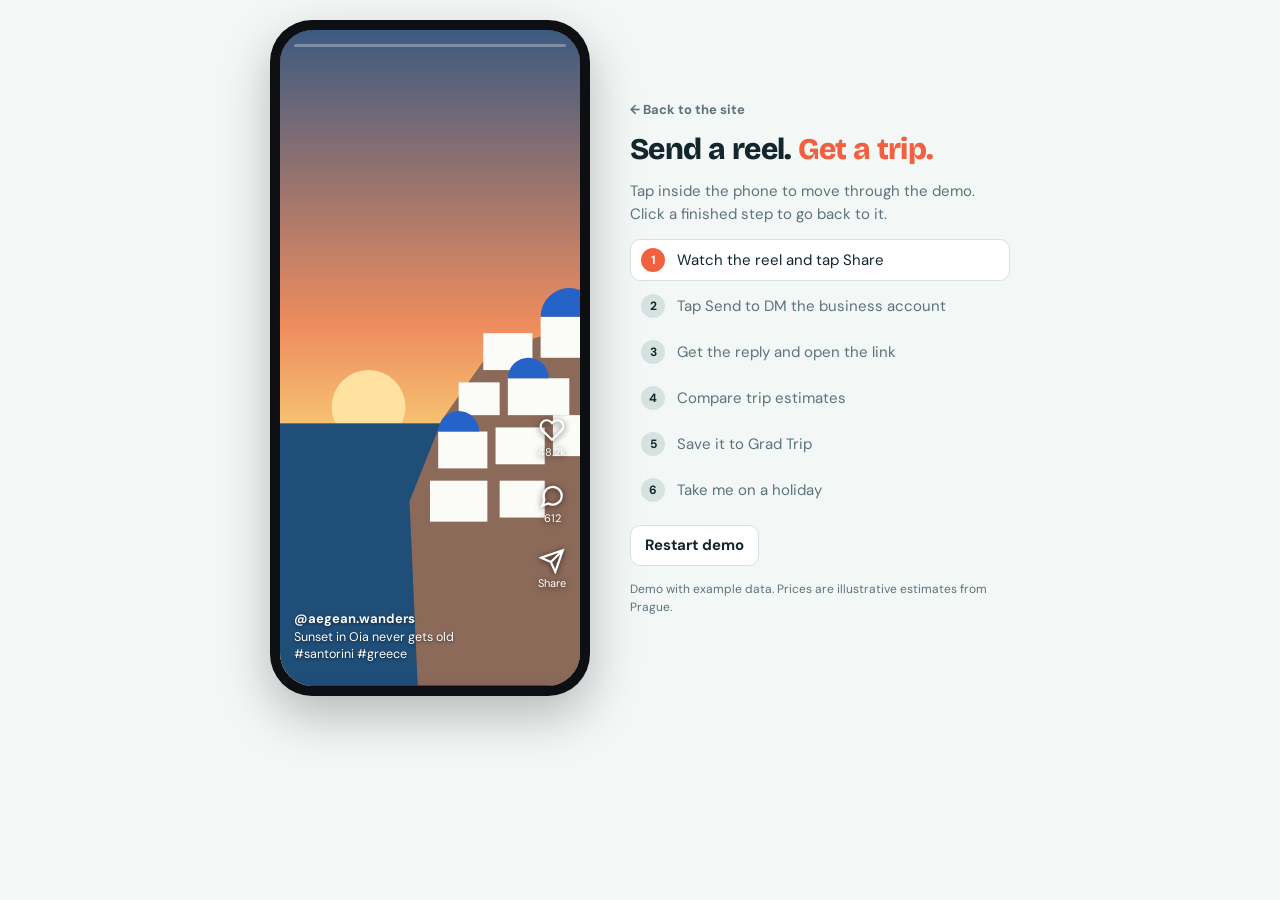
<file: classic/demo.html>
<!doctype html><html lang="en"><head><meta charset=utf8><meta name=viewport content="width=device-width,initial-scale=1,viewport-fit=cover">
<title>Classic demo | Reel 2 Real</title>
<meta name="description" content="Interactive demo from the first version of the Reel 2 Real website.">
<meta name="robots" content="noindex,follow">
<link rel="canonical" href="https://www.reel2real.app/classic/demo.html">
<link rel="icon" href="../favicon.ico" sizes="48x48">
<link rel="icon" type="image/png" href="../icons/icon-192.png" sizes="192x192">
<link rel="apple-touch-icon" href="../icons/apple-touch-icon.png">
<link rel="manifest" href="../site.webmanifest"><style>:root{color-scheme:light;box-sizing:border-box;padding-top:env(safe-area-inset-top,0px);padding-bottom:env(safe-area-inset-bottom,0px)}html{scroll-padding-top:env(safe-area-inset-top,0px)}body{margin:0;padding:0;font:14px -apple-system,BlinkMacSystemFont,sans-serif;background:#fff;color:#000}img{max-width:100%}[hidden]:not([hidden=until-found i]){display:none!important}</style></head><body>
<title>Reel to Trip Demo</title>
<meta name="claude:viewport-fit-sides" content="cover">
<link rel="stylesheet" href="https://fonts.googleapis.com/css2?family=Bricolage+Grotesque:opsz,wght@12..96,800&family=DM+Sans:opsz,wght@9..40,400;9..40,500;9..40,700&display=swap">
<style>
/* Layout: phone on the left (the viewer drives it by tapping), progress list on the right; stacks on phones */
:root{--bg:#F3F7F6;--ink:#13262D;--muted:#5B737B;--line:#D5E2E0;--card:#FFFFFF;--coral:#F2603F;--deep:#0B3C49;--teal:#1E9C8E;
  --display:"Bricolage Grotesque",system-ui,sans-serif;--body:"DM Sans",system-ui,sans-serif}
@media (prefers-color-scheme:dark){:root:not([data-theme="light"]){--bg:#0A1B20;--ink:#E5F0EE;--muted:#93AEB4;--line:#21414A;--card:#11272E;--coral:#FF7A5C;--deep:#7FD3C7;--teal:#3CC4B3;color-scheme:dark}}
:root[data-theme="dark"]{--bg:#0A1B20;--ink:#E5F0EE;--muted:#93AEB4;--line:#21414A;--card:#11272E;--coral:#FF7A5C;--deep:#7FD3C7;--teal:#3CC4B3;color-scheme:dark}
*{box-sizing:border-box}
body{background:var(--bg);color:var(--ink);font-family:var(--body);font-size:15px;line-height:1.5;
  padding-left:max(16px,env(safe-area-inset-left,0px));padding-right:max(16px,env(safe-area-inset-right,0px));padding-block:20px}
.wrap{max-width:900px;margin:0 auto;display:flex;flex-wrap:wrap;gap:40px;align-items:center;justify-content:center}
button{font:inherit;color:inherit}
/* the phone is a simulated device with its own fixed palette */
.phone{width:320px;max-width:100%;aspect-ratio:9/19;border-radius:42px;background:#0E0F12;padding:10px;box-shadow:0 20px 50px rgba(0,0,0,.25)}
.screen{position:relative;width:100%;height:100%;border-radius:33px;overflow:hidden;overflow:clip;background:#fff;color:#14181C;font-size:13px;line-height:1.4}
.scene{position:absolute;inset:0;opacity:0;visibility:hidden;transition:opacity .35s,visibility .35s}
.scene.on{opacity:1;visibility:visible}
[data-act]{cursor:pointer}
.toast{position:absolute;left:50%;top:42px;transform:translate(-50%,-80px);background:#0B3C49;color:#fff;border-radius:999px;padding:6px 14px;font-size:12px;font-weight:700;transition:transform .35s;white-space:nowrap;z-index:40}
.toast.show{transform:translate(-50%,0)}
/* reel */
.reel{background:#000}
.reel svg.art{position:absolute;inset:0;width:100%;height:100%}
.bar{position:absolute;top:14px;left:14px;right:14px;height:3px;background:rgba(255,255,255,.3);border-radius:2px;overflow:hidden}
.bar i{display:block;height:100%;width:0;background:#fff;animation:prog 12s linear infinite}
@keyframes prog{to{width:100%}}
.actions{position:absolute;right:10px;bottom:90px;display:grid;gap:14px;color:#fff;text-align:center;font-size:11px;filter:drop-shadow(0 1px 3px rgba(0,0,0,.7))}
.actions>div{padding:4px}
.actions svg{width:26px;height:26px;display:block;margin:0 auto 2px}
.cap{position:absolute;left:14px;right:64px;bottom:22px;color:#fff;font-size:12.5px;text-shadow:0 1px 3px rgba(0,0,0,.6)}
.cap b{display:block;font-size:13px}
.sheet{position:absolute;left:0;right:0;bottom:0;background:#fff;border-radius:18px 18px 0 0;padding:14px 14px 22px;transform:translateY(105%);transition:transform .4s ease;z-index:5;box-shadow:0 -6px 20px rgba(0,0,0,.12)}
.sheet.up{transform:none}
.grab{width:36px;height:4px;background:#D0D4D8;border-radius:2px;margin:0 auto 12px}
.search{background:#EFF1F3;border-radius:10px;padding:8px 10px;color:#8A9096;margin-bottom:14px}
.people{display:grid;grid-template-columns:repeat(3,1fr);gap:10px;text-align:center;font-size:11px}
.people>div{padding:4px}
.av{width:52px;height:52px;border-radius:50%;margin:0 auto 4px;display:grid;place-items:center;color:#fff;font-weight:700;font-size:18px;background:#0B3C49}
.av.picked{outline:3px solid #F2603F;outline-offset:2px}
.send{margin-top:14px;background:#3B82F6;color:#fff;border-radius:10px;padding:10px;text-align:center;font-weight:700;opacity:.4}
.send.ready{opacity:1}
/* DM */
.dm{display:flex;flex-direction:column}
.dmhead{display:flex;align-items:center;gap:10px;padding:40px 14px 10px;border-bottom:1px solid #ECEEF0}
.dmhead .av{width:34px;height:34px;margin:0;font-size:12px}
.dmhead small{display:block;color:#8A9096;font-size:11px}
.thread{flex:1;padding:12px;display:flex;flex-direction:column;gap:8px;overflow:hidden}
.msg{max-width:82%;padding:8px 11px;border-radius:16px;background:#EFF1F3;opacity:0;transform:translateY(8px);transition:.3s}
.msg.show{opacity:1;transform:none}
.msg[hidden]{display:none}
.msg.me{align-self:flex-end;background:transparent;padding:0}
.msg.me svg{width:84px;height:140px;border-radius:12px;display:block}
.typing{display:flex;gap:4px;padding:12px}
.typing i{width:6px;height:6px;border-radius:50%;background:#9AA0A6;animation:blink 1s infinite}
.typing i:nth-child(2){animation-delay:.15s}.typing i:nth-child(3){animation-delay:.3s}
@keyframes blink{50%{opacity:.25}}
.found{padding:0;overflow:hidden}
.found svg{display:block;width:100%;background:#E6EFEE}
.found div{padding:8px 11px}
.link{color:#2563EB;text-decoration:underline;padding:2px 4px;margin:-2px -4px;display:inline-block}
/* app */
.app{background:#F3F7F6;display:flex;flex-direction:column}
.apphead{padding:38px 16px 6px;font-family:var(--display);font-weight:800;font-size:20px;color:#0B3C49}
.apphead small{display:block;font-family:var(--body);font-weight:400;font-size:11.5px;color:#5B737B}
.askbar{margin:0 12px 8px;display:flex;align-items:center;gap:8px;background:#fff;border:1px solid #D5E2E0;border-radius:12px;padding:9px 12px;color:#5B737B}
.askbar svg{width:16px;height:16px;flex:none}
.map{margin:0 12px;border-radius:14px;background:#E6EFEE;overflow:hidden;flex:none}
.map svg{display:block;width:100%;aspect-ratio:50/26}
.dot{fill:#BFD7D3}
.drop{animation:drop .5s cubic-bezier(.3,1.5,.6,1) both}
@keyframes drop{from{transform:translateY(-6px);opacity:0}}
.pop{animation:pop .4s ease both}
@keyframes pop{from{opacity:0;transform:scale(.2)}}
.pinlabel{font:700 1.1px var(--body);fill:#0B3C49}
.below{flex:1;overflow:auto;padding:8px 12px 14px}
.views{display:flex;gap:6px;margin:8px 12px 0}
.views button{border:1px solid #D5E2E0;background:#fff;border-radius:999px;padding:4px 10px;font-size:11.5px;font-weight:700;color:#5B737B;cursor:pointer}
.views button.sel{background:#0B3C49;border-color:#0B3C49;color:#fff}
.citem{cursor:pointer}
.citem small{color:#5B737B}
.type{font-size:9.5px;text-transform:uppercase;letter-spacing:.05em;color:#1E9C8E;font-weight:700}
.coll h4{margin:0;font-family:var(--display);font-weight:800;font-size:16px;color:#0B3C49}
.coll small{color:#5B737B}
.citem{display:flex;align-items:center;gap:8px;padding:7px 0;border-bottom:1px solid #E3ECEA;font-size:12px}
.citem i{width:9px;height:9px;border-radius:50%;background:#1E9C8E;flex:none}
.citem i.c{background:#F2603F}
.citem span{flex:1}
.citem b{font-variant-numeric:tabular-nums}
.tipline{color:#5B737B;font-size:12px}
.place{position:absolute;left:0;right:0;bottom:0;top:42%;background:#fff;border-radius:18px 18px 0 0;padding:12px 16px;transform:translateY(105%);transition:transform .45s ease;box-shadow:0 -6px 20px rgba(0,0,0,.1);z-index:10;display:flex;flex-direction:column}
.place.up{transform:none}
.place h3{font-family:var(--display);font-weight:800;font-size:18px;line-height:1.15;margin:0;padding-right:32px;color:#0B3C49;text-wrap:balance}
.close{position:absolute;right:12px;top:10px;width:26px;height:26px;border-radius:50%;background:#EFF1F3;border:0;display:grid;place-items:center;font-size:14px;line-height:1}
.sub{color:#5B737B;font-size:11.5px;margin-bottom:8px}
.seg{display:flex;background:#EFF1F3;border-radius:9px;padding:3px;gap:3px;margin-bottom:6px}
.seg button{flex:1;border:0;background:none;border-radius:7px;padding:5px 0;font-size:11.5px;font-weight:700;color:#5B737B}
.seg button.sel{background:#fff;color:#0B3C49;box-shadow:0 1px 3px rgba(0,0,0,.1)}
.row{display:flex;justify-content:space-between;gap:8px;padding:5px 0;border-bottom:1px solid #ECEEF0;font-size:12px}
.row b{font-variant-numeric:tabular-nums;white-space:nowrap}
.row.tot{border:0;font-size:14px}
.est{font-size:9px;text-transform:uppercase;letter-spacing:.05em;background:#E8F1EF;color:#5B737B;border-radius:4px;padding:1px 4px;margin-left:4px;vertical-align:1px}
.watch{display:flex;align-items:center;gap:8px;width:100%;border:0;background:#F3F7F6;border-radius:10px;padding:6px 10px;margin-bottom:8px;font-size:12px;font-weight:700;color:#0B3C49;cursor:pointer;text-align:left}
.watch .th{width:22px;height:34px;border-radius:5px;flex:none;overflow:hidden;display:grid;place-items:center;color:#fff;font-size:10px}
.watch small{font-weight:400;color:#5B737B}
.viewer{position:absolute;inset:0;background:#000;z-index:35;opacity:0;visibility:hidden;transition:opacity .3s,visibility .3s}
.viewer.on{opacity:1;visibility:visible}
.viewer svg.art{position:absolute;inset:0;width:100%;height:100%}
.viewer .vbg{position:absolute;inset:0}
.viewer .close{top:34px;z-index:2;background:rgba(255,255,255,.85)}
.viewer .vtitle{position:absolute;left:16px;right:16px;top:45%;color:#fff;font-family:var(--display);font-weight:800;font-size:26px;line-height:1.1;text-shadow:0 2px 8px rgba(0,0,0,.4)}
.pbtns{display:flex;gap:6px;margin-top:auto;padding-top:8px}
.pbtns>*{flex:1;text-align:center;border-radius:9px;padding:8px 4px;font-weight:700;font-size:12px;border:0;text-decoration:none}
.b-maps{background:#0B3C49;color:#fff}
.b-save{background:#F2603F;color:#fff}
.b-share{background:#EFF1F3;color:#14181C}
.picker{z-index:20}
.picker h4,.holiday h4{margin:0 0 10px;font-family:var(--display);font-weight:800;font-size:17px;color:#0B3C49}
.opt{display:flex;align-items:center;gap:10px;width:100%;text-align:left;background:#F3F7F6;border:0;border-radius:10px;padding:10px;margin-bottom:6px}
.opt .sw{width:30px;height:30px;border-radius:8px;flex:none}
.opt small{display:block;color:#5B737B}
.holiday{position:absolute;inset:30px 0 0;background:#fff;border-radius:18px 18px 0 0;padding:16px;transform:translateY(105%);transition:transform .4s ease;z-index:30;overflow:auto;box-shadow:0 -6px 20px rgba(0,0,0,.12)}
.holiday.up{transform:none}
.field{margin-bottom:12px}
.field label{display:block;font-size:11px;font-weight:700;text-transform:uppercase;letter-spacing:.05em;color:#5B737B;margin-bottom:4px}
.field output{float:right;font-weight:700;color:#0B3C49;font-size:13px;text-transform:none;letter-spacing:0}
input[type=range]{width:100%;accent-color:#F2603F}
.dates{display:grid;grid-template-columns:1fr 1fr;gap:6px}
input[type=date]{width:100%;font:inherit;font-size:12px;border:1px solid #D5E2E0;border-radius:8px;padding:6px;background:#fff;color:#14181C;color-scheme:light}
.find{width:100%;border:0;border-radius:10px;padding:10px;background:#F2603F;color:#fff;font-weight:700}
.err{color:#C2412D;font-size:12px;margin:6px 0 0}
.res{margin-top:12px;display:grid;gap:8px}
.r{cursor:pointer;border:1px solid #E3ECEA;border-radius:12px;padding:10px 12px;animation:pop .35s ease both}
.r.best{border-color:#F2603F;background:#FFF3EF}
.r .top{display:flex;justify-content:space-between;gap:8px;font-weight:700}
.r .badge{font-size:10px;font-weight:700;color:#fff;background:#F2603F;border-radius:4px;padding:1px 6px;margin-right:6px}
.r p{margin:3px 0 0;font-size:11.5px;color:#5B737B}
.r:hover{border-color:#F2603F}
.r .go{display:block;margin-top:4px;font-size:11px;font-weight:700;color:#F2603F}
/* side panel */
.side{flex:1 1 300px;max-width:380px;display:grid;gap:14px}
h1{font-family:var(--display);font-weight:800;font-size:30px;line-height:1.1;margin:0;letter-spacing:-.02em;text-wrap:balance}
h1 em{font-style:normal;color:var(--coral)}
.lede{margin:0;color:var(--muted)}
.steps{list-style:none;margin:0;padding:0;display:grid;gap:4px}
.steps li{display:flex}
.steps button{flex:1;display:flex;gap:12px;align-items:center;padding:8px 10px;border-radius:10px;color:var(--muted);background:none;border:1px solid transparent;text-align:left;cursor:pointer}
.steps button:disabled{cursor:default}
.steps button:not(:disabled):hover{border-color:var(--line)}
.steps li.now button{background:var(--card);color:var(--ink);border-color:var(--line)}
.steps li.done button{color:var(--ink)}
.n{flex:none;width:24px;height:24px;border-radius:50%;display:grid;place-items:center;font-size:12px;font-weight:700;background:var(--line);color:var(--ink)}
.steps li.now .n{background:var(--coral);color:#fff}
.steps li.done .n{background:var(--teal);color:#fff}
.restart{justify-self:start;border:1px solid var(--line);background:var(--card);color:var(--ink);border-radius:10px;padding:8px 14px;font-weight:700;cursor:pointer}
.fine{font-size:12px;color:var(--muted);margin:0}
.back{justify-self:start;font-size:13px;font-weight:700;color:var(--muted);text-decoration:none}
.back:hover{color:var(--ink)}
button:focus-visible,a:focus-visible,input:focus-visible,[data-act]:focus-visible{outline:2px solid #1E9C8E;outline-offset:2px}
@media (prefers-reduced-motion:reduce){*{animation-duration:.01s!important;animation-iteration-count:1!important;transition:none!important}}
</style>

<svg width="0" height="0" style="position:absolute" aria-hidden="true">
  <defs>
    <linearGradient id="sky" x1="0" y1="0" x2="0" y2="1"><stop offset="0" stop-color="#3D5A80"/><stop offset=".45" stop-color="#EE8C5E"/><stop offset=".62" stop-color="#F7C873"/></linearGradient>
    <symbol id="santorini" viewBox="0 0 90 160" preserveAspectRatio="xMidYMid slice">
      <rect width="90" height="160" fill="url(#sky)"/>
      <circle cx="30" cy="92" r="9" fill="#FFE2A0"/>
      <rect y="96" width="90" height="64" fill="#1F4E79"/>
      <path d="M90 70 L60 78 L48 95 L40 115 L42 160 L90 160Z" fill="#8C6A5A"/>
      <g fill="#FBFBF8"><rect x="58" y="74" width="12" height="9"/><rect x="72" y="70" width="14" height="10"/><rect x="52" y="86" width="10" height="8"/><rect x="64" y="85" width="15" height="9"/><rect x="47" y="98" width="12" height="9"/><rect x="61" y="97" width="12" height="9"/><rect x="75" y="94" width="13" height="10"/><rect x="45" y="110" width="14" height="10"/><rect x="62" y="110" width="11" height="9"/></g>
      <g fill="#2563C9"><path d="M72 70a7 7 0 0 1 14 0z"/><path d="M64 85a5 5 0 0 1 10 0z"/><path d="M47 98a5 5 0 0 1 10 0z"/></g>
    </symbol>
  </defs>
</svg>

<div class="wrap">
  <div class="phone" aria-label="Interactive phone demo">
    <div class="screen" id="screen"></div>
  </div>
  <div class="side">
    <a class="back" href="index.html">← Back to the site</a>
    <h1>Send a reel. <em>Get a trip.</em></h1>
    <p class="lede">Tap inside the phone to move through the demo. Click a finished step to go back to it.</p>
    <ol class="steps" id="steps"></ol>
    <button class="restart" id="restart">Restart demo</button>
    <p class="fine">Demo with example data. Prices are illustrative estimates from Prague.</p>
  </div>
</div>

<template id="tpl">
  <div class="toast" id="toast"></div>

  <section class="scene reel on" id="s-reel">
    <svg class="art" aria-hidden="true"><use href="#santorini"/></svg>
    <div class="bar"><i></i></div>
    <div class="actions">
      <div><svg viewBox="0 0 24 24" fill="none" stroke="currentColor" stroke-width="2"><path d="M20.8 4.6a5.5 5.5 0 0 0-7.8 0L12 5.7l-1-1.1a5.5 5.5 0 0 0-7.8 7.8l1 1L12 21l7.8-7.6 1-1a5.5 5.5 0 0 0 0-7.8z"/></svg>48.2k</div>
      <div><svg viewBox="0 0 24 24" fill="none" stroke="currentColor" stroke-width="2"><path d="M21 11.5a8.4 8.4 0 0 1-12.4 7.4L3 21l2-5.4A8.4 8.4 0 1 1 21 11.5z"/></svg>612</div>
      <div data-act="share" id="a-share" role="button" tabindex="0"><svg viewBox="0 0 24 24" fill="none" stroke="currentColor" stroke-width="2"><path d="M22 2 11 13M22 2l-7 20-4-9-9-4z"/></svg>Share</div>
    </div>
    <div class="cap"><b>@aegean.wanders</b>Sunset in Oia never gets old #santorini #greece</div>
    <div class="sheet" id="sheet">
      <div class="grab"></div>
      <div class="search">Search</div>
      <div class="people">
        <div><div class="av" style="background:#A78BFA">MK</div>Maya</div>
        <div><div class="av picked" id="appAv">UP</div>Reel 2 Real</div>
        <div><div class="av" style="background:#34D399">JD</div>Jonas</div>
      </div>
      <div class="send ready" data-act="send" id="a-send" role="button" tabindex="0">Send</div>
    </div>
  </section>

  <section class="scene dm" id="s-dm">
    <div class="dmhead"><div class="av">UP</div><div><b>Reel 2 Real</b><small>Business account · Travel</small></div></div>
    <div class="thread">
      <div class="msg me"><svg aria-label="Shared reel"><use href="#santorini"/></svg></div>
      <div class="msg typing"><i></i><i></i><i></i></div>
      <div class="msg found"><svg viewBox="68 4 28 18" id="miniMap"></svg><div><b>Found it: Oia, Santorini</b><br>Greece · 94% match</div></div>
      <div class="msg" id="dmCost"></div>
      <div class="msg">Open it in the app: <span class="link" data-act="open" id="a-open" role="button" tabindex="0">reel2real.app/t/oia</span></div>
    </div>
  </section>

  <section class="scene app" id="s-app">
    <div class="apphead">Your map<small id="appSub"></small></div>
    <div class="askbar" data-act="holiday" id="a-holiday" role="button" tabindex="0"><svg viewBox="0 0 24 24" fill="none" stroke="currentColor" stroke-width="2"><circle cx="11" cy="11" r="7"/><path d="m20 20-4-4"/></svg>Take me on a holiday…</div>
    <div class="map"><svg id="bigMap"></svg></div>
    <div class="views" id="views"></div>
    <div class="below" id="below"></div>

    <div class="place" id="place">
      <button class="close" data-act="closePlace" aria-label="Close">✕</button>
      <h3 id="pName"></h3>
      <div class="sub" id="pSub"></div>
      <button class="watch" data-act="watch" id="a-watch"></button>
      <div class="seg" id="seg"></div>
      <div id="rows"></div>
      <div class="pbtns">
        <a class="b-maps" id="a-maps" href="#" target="_blank" rel="noopener">Google Maps</a>
        <button class="b-save" data-act="save" id="a-save">Save</button>
        <button class="b-share" data-act="sharePlace">Share</button>
      </div>
    </div>

    <div class="viewer" id="viewer">
      <button class="close" data-act="closeWatch" aria-label="Close reel">✕</button>
      <div class="vbg" id="vbg"></div>
      <div class="bar"><i></i></div>
      <div class="cap" id="vcap"></div>
    </div>

    <div class="sheet picker" id="picker">
      <div class="grab"></div>
      <h4>Save to collection</h4>
      <button class="opt" data-act="grad" id="a-grad"><span class="sw" style="background:#1E9C8E"></span><span><b>Grad Trip</b><small id="gradCount">5 places · Europe</small></span></button>
      <button class="opt" data-act="noop"><span class="sw" style="background:#E9A92A"></span><span><b>Someday</b><small>12 places</small></span></button>
      <button class="opt" data-act="noop"><span class="sw" style="background:#D5E2E0"></span><span><b>+ New collection</b></span></button>
    </div>

    <div class="holiday" id="holiday">
      <button class="close" data-act="closeHoliday" aria-label="Close">✕</button>
      <h4>Take me on a holiday</h4>
      <div class="field"><label for="budget">Budget per person <output id="budgetOut"></output></label><input type="range" id="budget" min="300" max="2500" step="50" value="900"></div>
      <div class="field"><label>Dates</label><div class="dates"><input type="date" id="d1" value="2027-06-12" aria-label="Start date"><input type="date" id="d2" value="2027-06-17" aria-label="End date"></div></div>
      <div class="field"><label>Style</label><div class="seg" id="seg2"></div></div>
      <button class="find" data-act="find" id="a-find">Find my trip</button>
      <div id="hres"></div>
    </div>
  </section>
</template>

<script>
const MASK="[base64]";
const TIERS=["Budget","Standard","Comfort+"], FLIGHT=[0.8,1,1.6];
const STAY_NAMES=["Budget room nearby","3-star hotel nearby","4–5-star hotel nearby"];
const P={
  santorini:{name:"Oia, Santorini",country:"Greece",type:"Village",desc:"Cliffside village known for sunsets and blue domes",lat:36.46,lng:25.38,fl:260,via:"Flights Prague ↔ Santorini",stay:[70,140,260],day:[40,70,120],months:[5,6,7,8,9,10],
    stays:["Hostel bed in Fira · 1.5 km","Cave hotel with caldera view · 250 m","Suite with plunge pool · 100 m"],from:"from your reel by @aegean.wanders"},
  machu:{name:"Machu Picchu",country:"Peru",type:"Monument",desc:"15th-century Inca citadel high in the Andes",lat:-13.16,lng:-72.54,fl:1100,via:"Flights Prague ↔ Cusco",stay:[40,90,250],day:[40,70,130],months:[5,6,7,8,9]},
  inari:{name:"Fushimi Inari, Kyoto",country:"Japan",type:"Shrine",desc:"Mountain trail lined with thousands of red torii gates",lat:34.97,lng:135.77,fl:850,via:"Flights Prague ↔ Osaka",stay:[45,110,260],day:[45,75,140],months:[3,4,5,10,11]},
  burj:{name:"Burj Khalifa, Dubai",country:"UAE",type:"Landmark",desc:"The world's tallest building, with a deck on floor 148",lat:25.2,lng:55.27,fl:380,via:"Flights Prague ↔ Dubai",stay:[60,150,350],day:[50,90,180],months:[11,12,1,2,3]},
  taj:{name:"Taj Mahal, Agra",country:"India",type:"Monument",desc:"White marble mausoleum on the Yamuna river",lat:27.18,lng:78.04,fl:520,via:"Flights Prague ↔ Delhi",stay:[25,70,200],day:[25,45,100],months:[10,11,12,1,2,3]},
  plitvice:{name:"Plitvice Lakes",country:"Croatia",type:"National park",desc:"Sixteen terraced lakes joined by waterfalls",lat:44.87,lng:15.58,fl:90,via:"Bus Prague ↔ Plitvice",stay:[45,100,180],day:[30,55,95],months:[5,6,7,8,9,10]},
  europa:{name:"Europa-Park",country:"Germany",type:"Theme park",desc:"Germany's biggest theme park, with 100+ rides",lat:48.27,lng:7.72,fl:110,via:"Train Prague ↔ Rust",stay:[60,150,260],day:[75,95,140],months:[4,5,6,7,8,9,10,11]},
  sagrada:{name:"Sagrada Família, Barcelona",country:"Spain",type:"Monument",desc:"Gaudí's basilica, under construction since 1882",lat:41.4,lng:2.17,fl:140,via:"Flights Prague ↔ Barcelona",stay:[55,110,220],day:[35,60,110],months:[4,5,6,9,10]},
  disney:{name:"Disneyland Paris",country:"France",type:"Theme park",desc:"Two parks of rides, parades and fireworks",lat:48.87,lng:2.78,fl:150,via:"Flights Prague ↔ Paris",stay:[80,160,320],day:[90,120,170],months:[4,5,6,9,10,12]},
  rijks:{name:"Rijksmuseum, Amsterdam",country:"Netherlands",type:"Museum",desc:"Dutch masters, from Rembrandt to Vermeer",lat:52.36,lng:4.89,fl:130,via:"Flights Prague ↔ Amsterdam",stay:[75,150,290],day:[45,75,130],months:[4,5,6,7,8,9]},
  szechenyi:{name:"Széchenyi Baths, Budapest",country:"Hungary",type:"Thermal baths",desc:"Huge outdoor thermal pools in a yellow palace",lat:47.52,lng:19.08,fl:40,via:"Train Prague ↔ Budapest",stay:[35,75,160],day:[25,45,90],months:[3,4,5,6,7,8,9,10,11]},
  colosseum:{name:"Colosseum, Rome",country:"Italy",type:"Monument",desc:"Ancient Roman amphitheatre for 50,000 people",lat:41.89,lng:12.49,fl:120,via:"Flights Prague ↔ Rome",stay:[55,115,230],day:[35,60,110],months:[3,4,5,6,9,10,11]}
};
const PRE=["machu","inari","burj","taj","plitvice","europa"];
const GRAD=["sagrada","disney","rijks","szechenyi","colosseum"];
const VB={all:[0,-7.5,144,74.9],grad:[63,3.5,26,13.52]};
const STEPS=["Watch the reel and tap Share","Tap Send to DM the business account","Get the reply and open the link","Compare trip estimates","Save it to Grad Trip","Take me on a holiday"];
const cost=(k,t,n)=>{const p=P[k];return Math.round(p.fl*FLIGHT[t]+n*(p.stay[t]+p.day[t]))};
const eur=v=>"€"+v.toLocaleString("en-US");
const short=k=>P[k].name.split(",")[0];
const $=id=>document.getElementById(id);
let S,timers=[],maxStep=0;
const later=(ms,fn)=>timers.push(setTimeout(fn,ms));

function setStep(i){S.step=Math.max(S.step,i);maxStep=Math.max(maxStep,S.step);
  $("steps").innerHTML=STEPS.map((s,j)=>`<li class="${j===S.step?"now":j<maxStep?"done":""}"><button data-i="${j}" ${j<=maxStep?"":"disabled"}><span class="n">${j<maxStep&&j!==S.step?"✓":j+1}</span>${s}</button></li>`).join("")}
function toast(t){const e=$("toast");e.textContent=t;e.classList.add("show");clearTimeout(S.tt);S.tt=setTimeout(()=>e.classList.remove("show"),1800)}
function show(id){document.querySelectorAll(".scene").forEach(s=>s.classList.toggle("on",s.id===id))}
const saves=()=>[...PRE,...GRAD,...(S.inSaves?["santorini"]:[])];
const gradKeys=()=>[...GRAD,...(S.saved?["santorini"]:[])];

/* map */
const xy=p=>[(p.lng+180)/2.5,(75-p.lat)/2.5];
function dots(svg){let i=0,h="";for(let r=0;r<60;r++)for(let c=0;c<144;c+=4){const n=parseInt(MASK[i++],16);
  for(let b=0;b<4;b++)if(n&(8>>b))h+=`<circle class="dot" cx="${c+b+.5}" cy="${r+.5}" r=".38"/>`}
  svg.insertAdjacentHTML("beforeend",h+'<g class="pins"></g>')}
function pinSvg(k,s,color,cls,delay,label){const [x,y]=xy(P[k]);
  return `<g class="${cls}" style="transform-box:fill-box;transform-origin:center bottom;animation-delay:${delay}ms" data-act="pin" data-k="${k}">
  <path d="M${x-s*.7} ${y-s*.8}L${x} ${y}L${x+s*.7} ${y-s*.8}Z" fill="${color}"/><circle cx="${x}" cy="${y-s*1.2}" r="${s}" fill="${color}" stroke="#fff" stroke-width="${s*.2}"/>
  ${label?`<text class="pinlabel" x="${x+s*1.3}" y="${y-s*.9}" style="font-size:${s*1.3}px">${short(k).replace("Disneyland ","Disney ").replace("Széchenyi Baths","Széchenyi")}</text>`:""}</g>`}
function setVB(vb){S.vb=vb;$("bigMap").setAttribute("viewBox",vb.join(" "));renderPins()}
function renderPins(anim){const s=Math.max(S.vb[2]/(S.view==="grad"?42:60),.85),g=$("bigMap").querySelector(".pins");
  const keys=S.view==="grad"?gradKeys():saves();
  g.innerHTML=keys.map((k,i)=>pinSvg(k,s,k===S.sel?"#F2603F":"#1E9C8E",anim&&(anim.all||anim.k===k)?anim.cls:"",anim&&anim.all?i*120:0,false)).join("")}
function zoomTo(to,ms,done){const from=S.vb.slice(),t0=performance.now();
  const f=now=>{const k=Math.min(1,(now-t0)/ms),e=k<.5?2*k*k:1-Math.pow(-2*k+2,2)/2;
    setVB(from.map((v,i)=>v+(to[i]-v)*e));k<1?requestAnimationFrame(f):done&&done()};requestAnimationFrame(f)}

/* app lists */
function renderApp(){const all=saves(),shown=S.view==="grad"?gradKeys():all,countries=new Set(shown.map(k=>P[k].country)).size;
  $("appSub").textContent=(S.view==="grad"?"Grad Trip · ":"All saves · ")+`${shown.length} places in ${countries} countries`;
  $("views").innerHTML=`<button data-act="view" data-v="all" class="${S.view==="all"?"sel":""}">All saves · ${all.length}</button>`+
    `<button data-act="view" data-v="grad" class="${S.view==="grad"?"sel":""}">Grad Trip · ${gradKeys().length}</button>`;
  if(S.view==="grad"){$("below").innerHTML=`<div class="coll"><h4>Grad Trip</h4><small>${gradKeys().length} places · ${S.nights} nights, ${TIERS[S.tier]}</small>
     ${gradKeys().map(k=>`<div class="citem" data-act="pin" data-k="${k}"><i></i><span>${short(k)} <small>${P[k].country}</small><br><span class="type">${P[k].type}</span></span><b>${eur(cost(k,S.tier,S.nights))}</b></div>`).join("")}</div>`}
  else{$("below").innerHTML=all.slice().reverse().map(k=>`<div class="citem" data-act="pin" data-k="${k}"><i></i><span>${short(k)} <small>${P[k].country}</small><br><span class="type">${P[k].type}</span></span><small>›</small></div>`).join("")}}
function setView(v,anim){S.view=v;renderApp();if(anim)zoomTo(VB[v],900,()=>renderPins(v==="grad"?{all:true,cls:"pop"}:null));else setVB(VB[v])}

/* place card */
function focusVB(k){const [x,y]=xy(P[k]),w=20,h=w*26/50;return [x-w/2,y-h*.6,w,h]}
function openPlace(k,instant){S.sel=k;renderPlace();$("place").classList.add("up");if(instant)setVB(focusVB(k));else zoomTo(focusVB(k),800)}
function thumbBg(k){const h=[...k].reduce((a,c)=>a+c.charCodeAt(0),0)%360;return `background:linear-gradient(160deg,hsl(${h},55%,45%),hsl(${(h+50)%360},60%,25%))`}
function renderPlace(){const k=S.sel,t=S.tier,p=P[k],n=S.nights;if(!k)return;
  $("pName").textContent=p.name;
  const creator=k==="santorini"?"@aegean.wanders":"@"+short(k).toLowerCase().replace(/[^a-z]/g,"")+".travels";
  $("a-watch").innerHTML=`<span class="th" style="${thumbBg(k)}">${k==="santorini"?'<svg width="22" height="34"><use href="#santorini"/></svg>':"▶"}</span><span>Watch the original reel<br><small>${creator}</small></span>`;
  S.creator=creator;
  $("pSub").textContent=`${p.country} · ${p.type} · ${p.desc} · ${p.from||"from a reel you saved"}`;
  $("a-maps").href=`https://www.google.com/maps/search/?api=1&query=${encodeURIComponent(p.name+", "+p.country)}`;
  const inGrad=S.saved&&gradKeys().includes(k);$("a-save").textContent=inGrad?"Saved ✓":"Save";
  $("seg").innerHTML=TIERS.map((x,i)=>`<button data-act="tier" data-t="${i}" class="${i===t?"sel":""}">${x}</button>`).join("");
  $("rows").innerHTML=`<div class="row"><span>${(p.stays||STAY_NAMES)[t]}</span><b>${eur(p.stay[t])}/night</b></div>
   <div class="row"><span>${p.via}, return<span class="est">est</span></span><b>${eur(Math.round(p.fl*FLIGHT[t]))}</b></div>
   <div class="row"><span>Stay + daily costs, ${n} nights<span class="est">est</span></span><b>${eur(n*(p.stay[t]+p.day[t]))}</b></div>
   <div class="row tot"><span><b>Total, 1 traveler</b></span><b>${eur(cost(k,t,n))}</b></div>`}

/* holiday finder */
function renderSeg2(){$("seg2").innerHTML=TIERS.map((x,i)=>`<button data-act="tier2" data-t="${i}" class="${i===S.tier2?"sel":""}">${x}</button>`).join("")}
function find(){const b=+$("budget").value,d1=new Date($("d1").value),d2=new Date($("d2").value),out=$("hres");
  const n=Math.round((d2-d1)/864e5);
  if(!(n>0)){out.innerHTML='<p class="err">Pick an end date after the start date.</p>';return}
  const m=d1.getMonth()+1;S.hNights=n;
  const r=saves().map(k=>{const c=cost(k,S.tier2,n),fits=c<=b,season=P[k].months.includes(m);
    return {k,c,fits,season,score:(fits?2:0)+(season?1:0)}}).sort((a,b2)=>b2.score-a.score||a.c-b2.c).slice(0,3);
  const mon=d1.toLocaleString("en-US",{month:"long"});
  out.innerHTML=`<div class="res">${r.map((x,i)=>{const p=P[x.k];
    const why=[x.fits?`${eur(b-x.c)} under budget`:`${eur(x.c-b)} over budget`, x.season?`${mon} is a great month to go`:`${mon} is off-season`].join(" · ");
    return `<div class="r ${i===0?"best":""}" data-act="pick" data-k="${x.k}" role="button" tabindex="0" style="animation-delay:${i*150}ms"><div class="top"><span>${i===0?'<span class="badge">Best fit</span>':""}${short(x.k)}</span><span>${eur(x.c)}</span></div><p>${p.country} · ${n} nights, ${TIERS[S.tier2]} · ${why}</p><span class="go">View trip ›</span></div>`}).join("")}</div>`;
  if(S.step<6)setStep(6)}

/* taps */
function playDM(instant){show("s-dm");const m=[...document.querySelectorAll(".msg")];
  const pin=()=>$("miniMap").querySelector(".pins").innerHTML=pinSvg("santorini",1.1,"#F2603F","drop",0);
  if(instant){m.forEach(x=>x.classList.add("show"));m[1].hidden=true;pin();return}
  m[0].classList.add("show");later(400,()=>m[1].classList.add("show"));
  later(1600,()=>{m[1].hidden=true;m[2].classList.add("show");pin()});
  later(2400,()=>m[3].classList.add("show"));later(3100,()=>m[4].classList.add("show"))}
function openApp(instant){S.inSaves=true;S.view="all";renderApp();openPlace("santorini",true);show("s-app");
  if(!instant){renderPins({k:"santorini",cls:"drop"});later(400,()=>toast("Oia, Santorini saved"))}}
function act(a,el){
  switch(a){
    case "share": $("sheet").classList.add("up");setStep(1);break;
    case "send": if(!$("a-send").classList.contains("ready")||S.sent)return;S.sent=true;$("a-send").textContent="Sent";
      later(700,()=>{setStep(2);playDM(false)});break;
    case "open": setStep(3);openApp(false);break;
    case "pin": openPlace(el.dataset.k);break;
    case "tier": S.tier=+el.dataset.t;renderPlace();renderApp();if(S.step===3)setStep(4);break;
    case "closePlace": $("place").classList.remove("up");S.sel=null;zoomTo(VB[S.view],800);break;
    case "view": $("place").classList.remove("up");S.sel=null;setView(el.dataset.v,true);break;
    case "save": $("picker").classList.add("up");break;
    case "grad": $("picker").classList.remove("up");
      if(S.saved&&gradKeys().includes(S.sel)){toast("Already in Grad Trip");break}
      if(S.sel!=="santorini"){toast("Added to Grad Trip");break}
      $("place").classList.remove("up");S.saved=true;S.sel=null;toast("Added to Grad Trip");setView("grad",true);setStep(5);break;
    case "watch": {const k=S.sel;$("vbg").setAttribute("style",thumbBg(k));
      $("vbg").innerHTML=k==="santorini"?'<svg class="art"><use href="#santorini"/></svg>':`<div class="vtitle">${P[k].name}</div>`;
      $("vcap").innerHTML=`<b>${S.creator}</b>${k==="santorini"?"Sunset in Oia never gets old #santorini #greece":P[k].desc+" #travel"}`;
      $("viewer").classList.add("on");break}
    case "closeWatch": $("viewer").classList.remove("on");break;
    case "sharePlace": toast("Sharing is off in this demo");break;
    case "holiday": renderSeg2();$("place").classList.remove("up");$("holiday").classList.add("up");break;
    case "tier2": S.tier2=+el.dataset.t;renderSeg2();break;
    case "find": find();break;
    case "pick": break;
    case "closeHoliday": $("holiday").classList.remove("up");break;
  }
}
function pickResult(k){$("holiday").classList.remove("up");S.tier=S.tier2;S.nights=S.hNights;
  const target=S.view==="grad"&&gradKeys().includes(k)?"grad":"all";
  S.view=target;renderApp();openPlace(k)}

/* jump to a step */
function goto(i){start(true);
  if(i===0)return setStep(0);
  if(i===1){$("sheet").classList.add("up");return setStep(1)}
  if(i===2){S.sent=true;playDM(true);return setStep(2)}
  setStep(3);openApp(true);
  if(i===3)return;
  setStep(4);if(i===4){$("picker").classList.add("up");return}
  S.saved=true;S.sel=null;$("place").classList.remove("up");setView("grad");setStep(5);
  renderSeg2();$("holiday").classList.add("up")}

function start(keepMax){timers.forEach(clearTimeout);timers=[];if(!keepMax)maxStep=0;
  $("screen").innerHTML=$("tpl").innerHTML;
  S={step:0,tier:1,tier2:1,nights:4,hNights:5,saved:false,inSaves:false,sel:null,view:"all",sent:false,vb:VB.all};
  dots($("miniMap"));dots($("bigMap"));setVB(S.vb);setStep(0);
  $("dmCost").innerHTML=`Trip from Prague, 4 nights: about <b>${eur(cost("santorini",1,4))}</b> (estimated)`;
  const bo=()=>$("budgetOut").textContent=eur(+$("budget").value);bo();$("budget").addEventListener("input",bo)}
$("screen").addEventListener("click",e=>{const el=e.target.closest("[data-act]");if(!el)return;
  if(el.dataset.act==="pick"&&el.classList.contains("r"))return pickResult(el.dataset.k);act(el.dataset.act,el)});
$("screen").addEventListener("keydown",e=>{if((e.key==="Enter"||e.key===" ")&&e.target.matches("[role=button]")){e.preventDefault();e.target.click()}});
$("steps").addEventListener("click",e=>{const b=e.target.closest("button");if(b&&!b.disabled)goto(+b.dataset.i)});
$("screen").addEventListener("scroll",e=>{e.currentTarget.scrollTop=0;e.currentTarget.scrollLeft=0});
$("restart").onclick=()=>start(false);
start(false);
</script>

</body></html>
</file>
